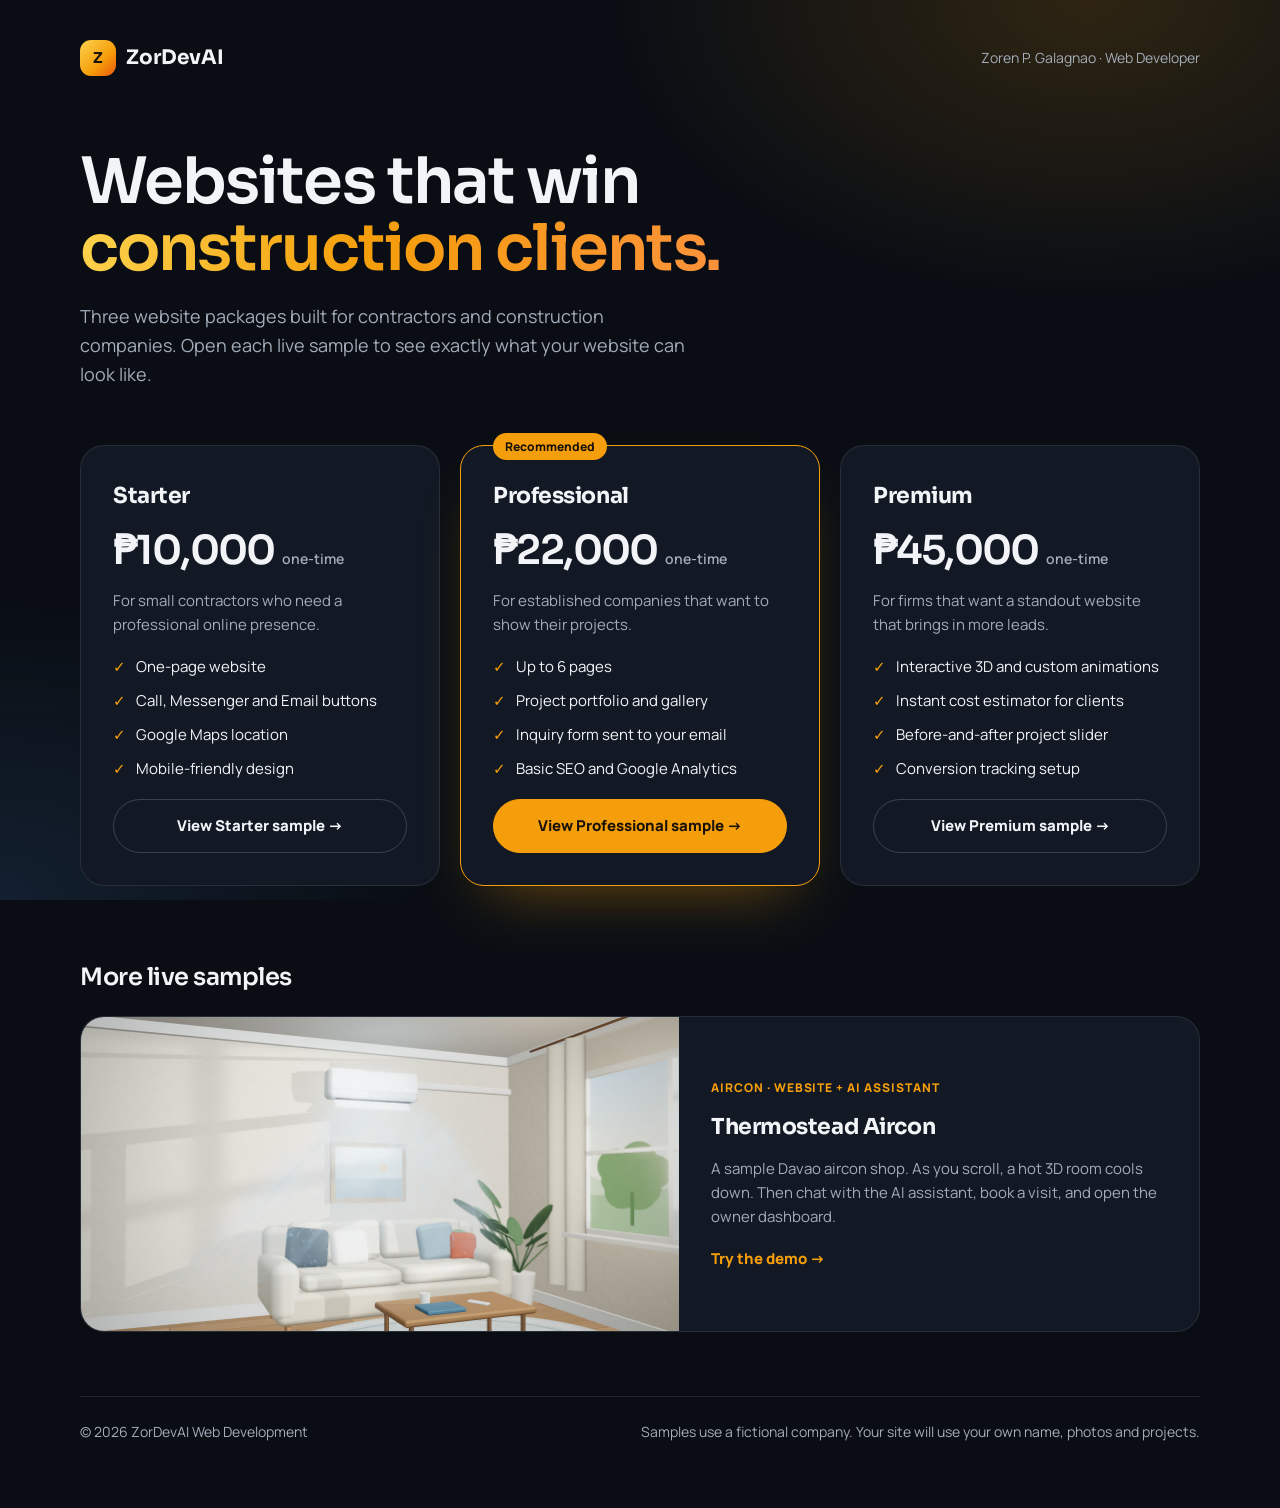
<file: index.html>
<!doctype html>
<html lang="en">
<head>
<meta charset="utf-8">
<meta name="viewport" content="width=device-width, initial-scale=1, viewport-fit=cover">
<title>ZorDevAI · Construction Website Packages</title>
<meta name="description" content="Website packages for construction companies by ZorDevAI Web Development. View live samples of the Starter, Professional and Premium plans.">
<link rel="preconnect" href="https://fonts.googleapis.com">
<link rel="stylesheet" href="https://fonts.googleapis.com/css2?family=Sora:wght@500;600;700&family=Manrope:wght@400;500;600;700;800&display=swap">
<style>
:root{--bg:#0A0E14;--card:#121924;--line:rgba(255,255,255,.09);--ink:#F2F4F7;--muted:#A3ACB9;--accent:#F59E0B;--on:#1A1206}
*{box-sizing:border-box}
body{margin:0;background:var(--bg);color:var(--ink);font-family:"Manrope",system-ui,sans-serif;line-height:1.6;-webkit-font-smoothing:antialiased}
body::before{content:"";position:fixed;inset:0;background:radial-gradient(800px 500px at 85% 0%,rgba(245,158,11,.16),transparent 60%),radial-gradient(700px 500px at 0% 100%,rgba(56,104,160,.2),transparent 60%);pointer-events:none}
.wrap{position:relative;max-width:1160px;margin:0 auto;padding:40px max(20px,env(safe-area-inset-left,0px)) 64px max(20px,env(safe-area-inset-right,0px))}
header{display:flex;justify-content:space-between;align-items:center;gap:16px;flex-wrap:wrap}
.brand{display:flex;align-items:center;gap:10px;font-family:"Sora",sans-serif;font-weight:700;font-size:20px}
.brand i{width:36px;height:36px;border-radius:11px;background:linear-gradient(135deg,#FCD34D,#F59E0B 60%,#EA580C);display:grid;place-items:center;color:var(--on);font-style:normal;font-size:15px}
.contact{color:var(--muted);font-size:14px}
h1{font-family:"Sora",sans-serif;font-weight:600;font-size:clamp(36px,5.4vw,64px);line-height:1.05;letter-spacing:-.03em;margin:72px 0 0;max-width:16ch;text-wrap:balance}
h1 span{background:linear-gradient(100deg,#FCD34D,#F59E0B 45%,#FB923C);-webkit-background-clip:text;background-clip:text;color:transparent}
.lead{color:var(--muted);font-size:18px;max-width:56ch;margin:20px 0 0}
.plans{display:grid;grid-template-columns:repeat(3,1fr);gap:20px;margin-top:56px}
.plan{position:relative;display:flex;flex-direction:column;gap:18px;padding:32px;border-radius:24px;background:var(--card);border:1px solid var(--line);transition:transform .3s,border-color .3s}
.plan:hover{transform:translateY(-6px);border-color:rgba(245,158,11,.5)}
.plan.rec{border-color:var(--accent);box-shadow:0 30px 60px -30px rgba(245,158,11,.45)}
.badge{position:absolute;top:-13px;left:32px;padding:4px 12px;border-radius:999px;background:var(--accent);color:var(--on);font-size:12px;font-weight:800}
.plan h2{font-family:"Sora",sans-serif;font-size:22px;margin:0;letter-spacing:-.02em}
.price{font-family:"Sora",sans-serif;font-size:40px;font-weight:600;letter-spacing:-.04em;line-height:1}
.price small{font-family:"Manrope",sans-serif;font-size:14px;color:var(--muted);font-weight:600;letter-spacing:0}
.plan p{margin:0;color:var(--muted);font-size:15px}
ul{list-style:none;margin:0;padding:0;display:grid;gap:10px;font-size:15px}
li{display:flex;gap:10px}
li::before{content:"✓";color:var(--accent);font-weight:800}
.btn{margin-top:auto;display:inline-flex;justify-content:center;align-items:center;gap:8px;padding:14px 20px;border-radius:999px;text-decoration:none;font-weight:800;font-size:15px;border:1px solid rgba(255,255,255,.18);color:var(--ink);transition:background .2s}
.btn:hover{background:rgba(255,255,255,.06)}
.rec .btn{background:var(--accent);color:var(--on);border-color:var(--accent)}
.more{margin-top:72px}
.more h2{font-family:"Sora",sans-serif;font-size:24px;font-weight:600;letter-spacing:-.02em;margin:0 0 20px}
.sample{display:grid;grid-template-columns:1.15fr 1fr;border-radius:24px;overflow:hidden;background:var(--card);border:1px solid var(--line);color:var(--ink);text-decoration:none;transition:transform .3s,border-color .3s}
.sample:hover{transform:translateY(-6px);border-color:rgba(245,158,11,.5)}
.sample:focus-visible{outline:3px solid var(--accent);outline-offset:3px}
.sample img{display:block;width:100%;height:100%;aspect-ratio:1200/630;object-fit:cover}
.sample-body{display:flex;flex-direction:column;justify-content:center;gap:12px;padding:32px}
.tag{font-size:12px;font-weight:800;letter-spacing:.08em;text-transform:uppercase;color:var(--accent)}
.sample h3{font-family:"Sora",sans-serif;font-size:22px;margin:0;letter-spacing:-.02em}
.sample p{margin:0;color:var(--muted);font-size:15px}
.go{margin-top:6px;font-weight:800;font-size:15px;color:var(--accent)}
footer{margin-top:64px;padding-top:24px;border-top:1px solid var(--line);display:flex;flex-wrap:wrap;justify-content:space-between;gap:12px;color:var(--muted);font-size:14px}
@media (max-width:900px){.plans{grid-template-columns:1fr}h1{margin-top:48px}.sample{grid-template-columns:1fr}}
</style>
</head>
<body>
<div class="wrap">
  <header><div class="brand"><i>Z</i>ZorDevAI</div><div class="contact">Zoren P. Galagnao · Web Developer</div></header>
  <h1>Websites that win <span>construction clients.</span></h1>
  <p class="lead">Three website packages built for contractors and construction companies. Open each live sample to see exactly what your website can look like.</p>
  <div class="plans">
    <div class="plan">
      <h2>Starter</h2><div class="price">₱10,000 <small>one-time</small></div>
      <p>For small contractors who need a professional online presence.</p>
      <ul><li>One-page website</li><li>Call, Messenger and Email buttons</li><li>Google Maps location</li><li>Mobile-friendly design</li></ul>
      <a class="btn" href="starter.html">View Starter sample →</a>
    </div>
    <div class="plan rec">
      <span class="badge">Recommended</span>
      <h2>Professional</h2><div class="price">₱22,000 <small>one-time</small></div>
      <p>For established companies that want to show their projects.</p>
      <ul><li>Up to 6 pages</li><li>Project portfolio and gallery</li><li>Inquiry form sent to your email</li><li>Basic SEO and Google Analytics</li></ul>
      <a class="btn" href="professional.html">View Professional sample →</a>
    </div>
    <div class="plan">
      <h2>Premium</h2><div class="price">₱45,000 <small>one-time</small></div>
      <p>For firms that want a standout website that brings in more leads.</p>
      <ul><li>Interactive 3D and custom animations</li><li>Instant cost estimator for clients</li><li>Before-and-after project slider</li><li>Conversion tracking setup</li></ul>
      <a class="btn" href="premium.html">View Premium sample →</a>
    </div>
  </div>
  <section class="more" aria-labelledby="more-h">
    <h2 id="more-h">More live samples</h2>
    <a class="sample" href="thermostead/">
      <img src="thermostead/assets/og.jpg" width="1200" height="630" loading="lazy" alt="Thermostead Aircon sample: a cool, calm living room with a split-type aircon above the sofa.">
      <div class="sample-body">
        <span class="tag">Aircon · Website + AI assistant</span>
        <h3>Thermostead Aircon</h3>
        <p>A sample Davao aircon shop. As you scroll, a hot 3D room cools down. Then chat with the AI assistant, book a visit, and open the owner dashboard.</p>
        <span class="go">Try the demo →</span>
      </div>
    </a>
  </section>
  <footer><span>© 2026 ZorDevAI Web Development</span><span>Samples use a fictional company. Your site will use your own name, photos and projects.</span></footer>
</div>
</body>
</html>
</file>
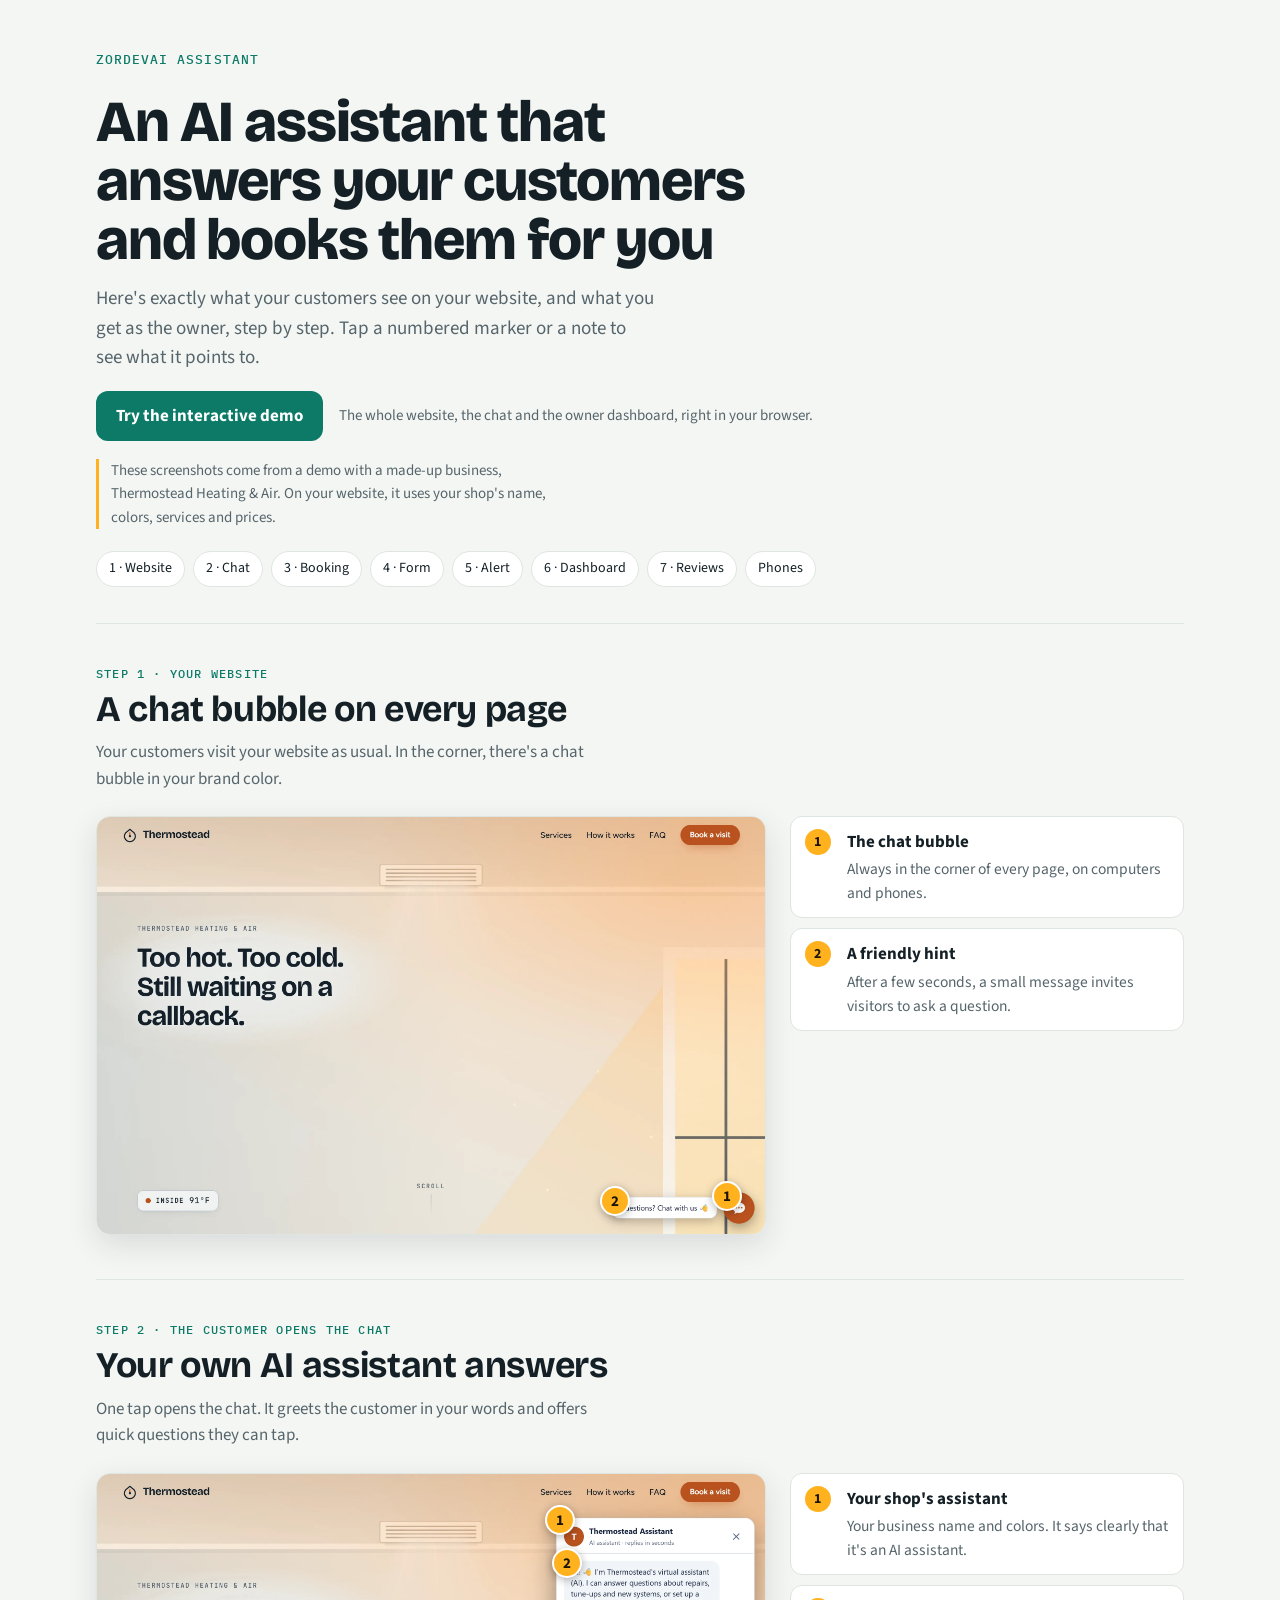
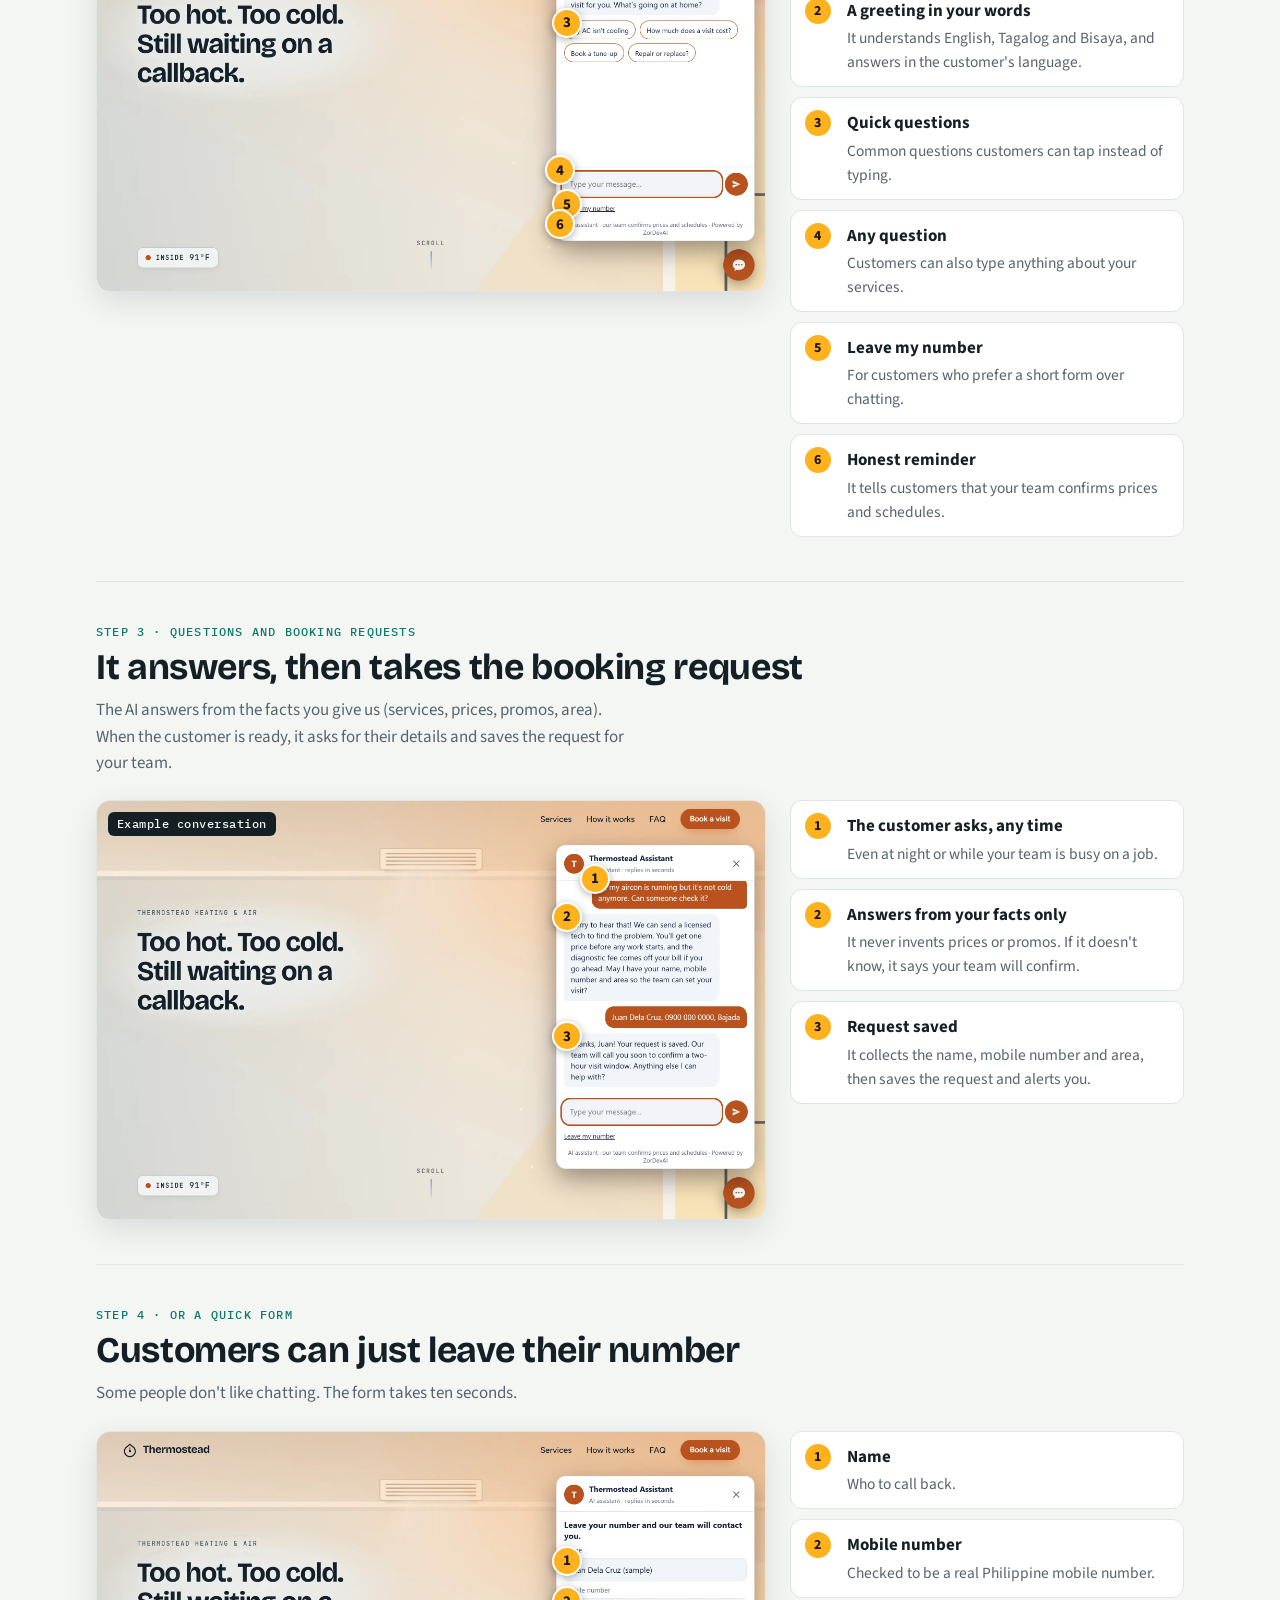
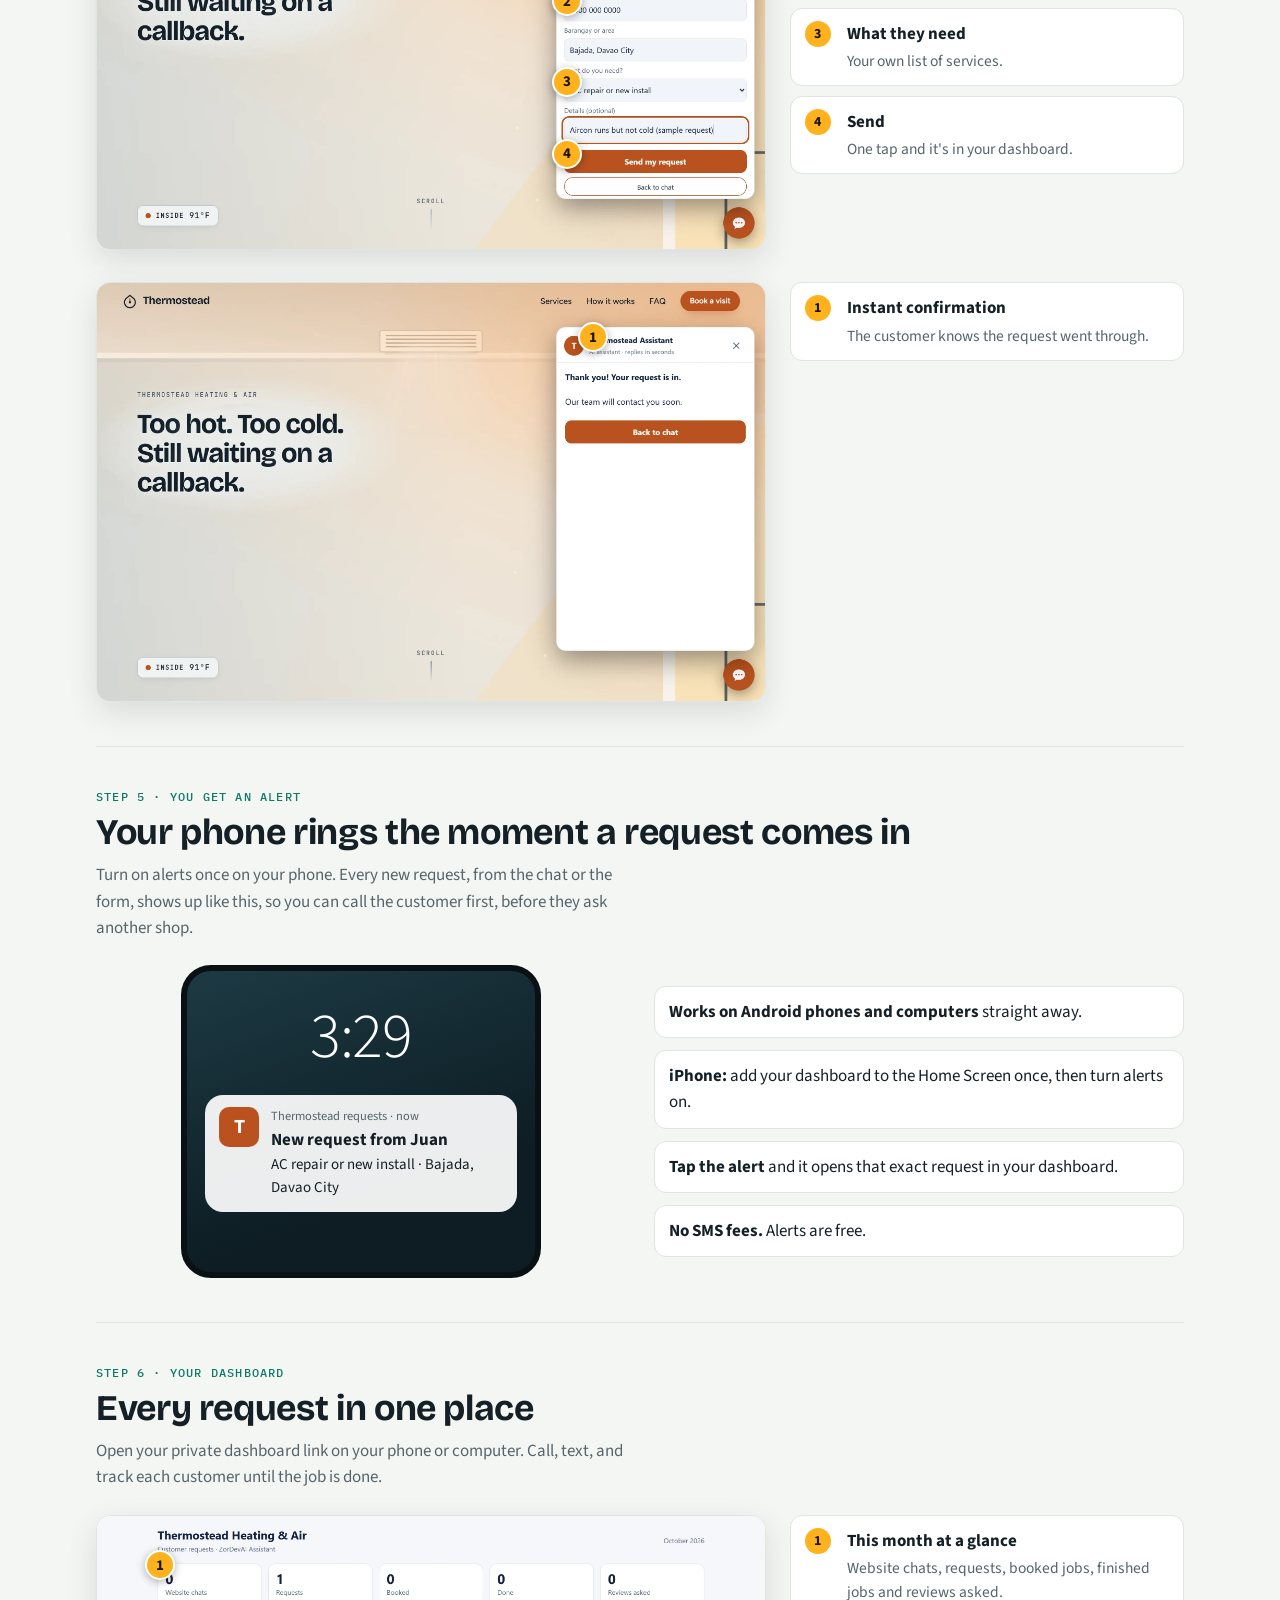
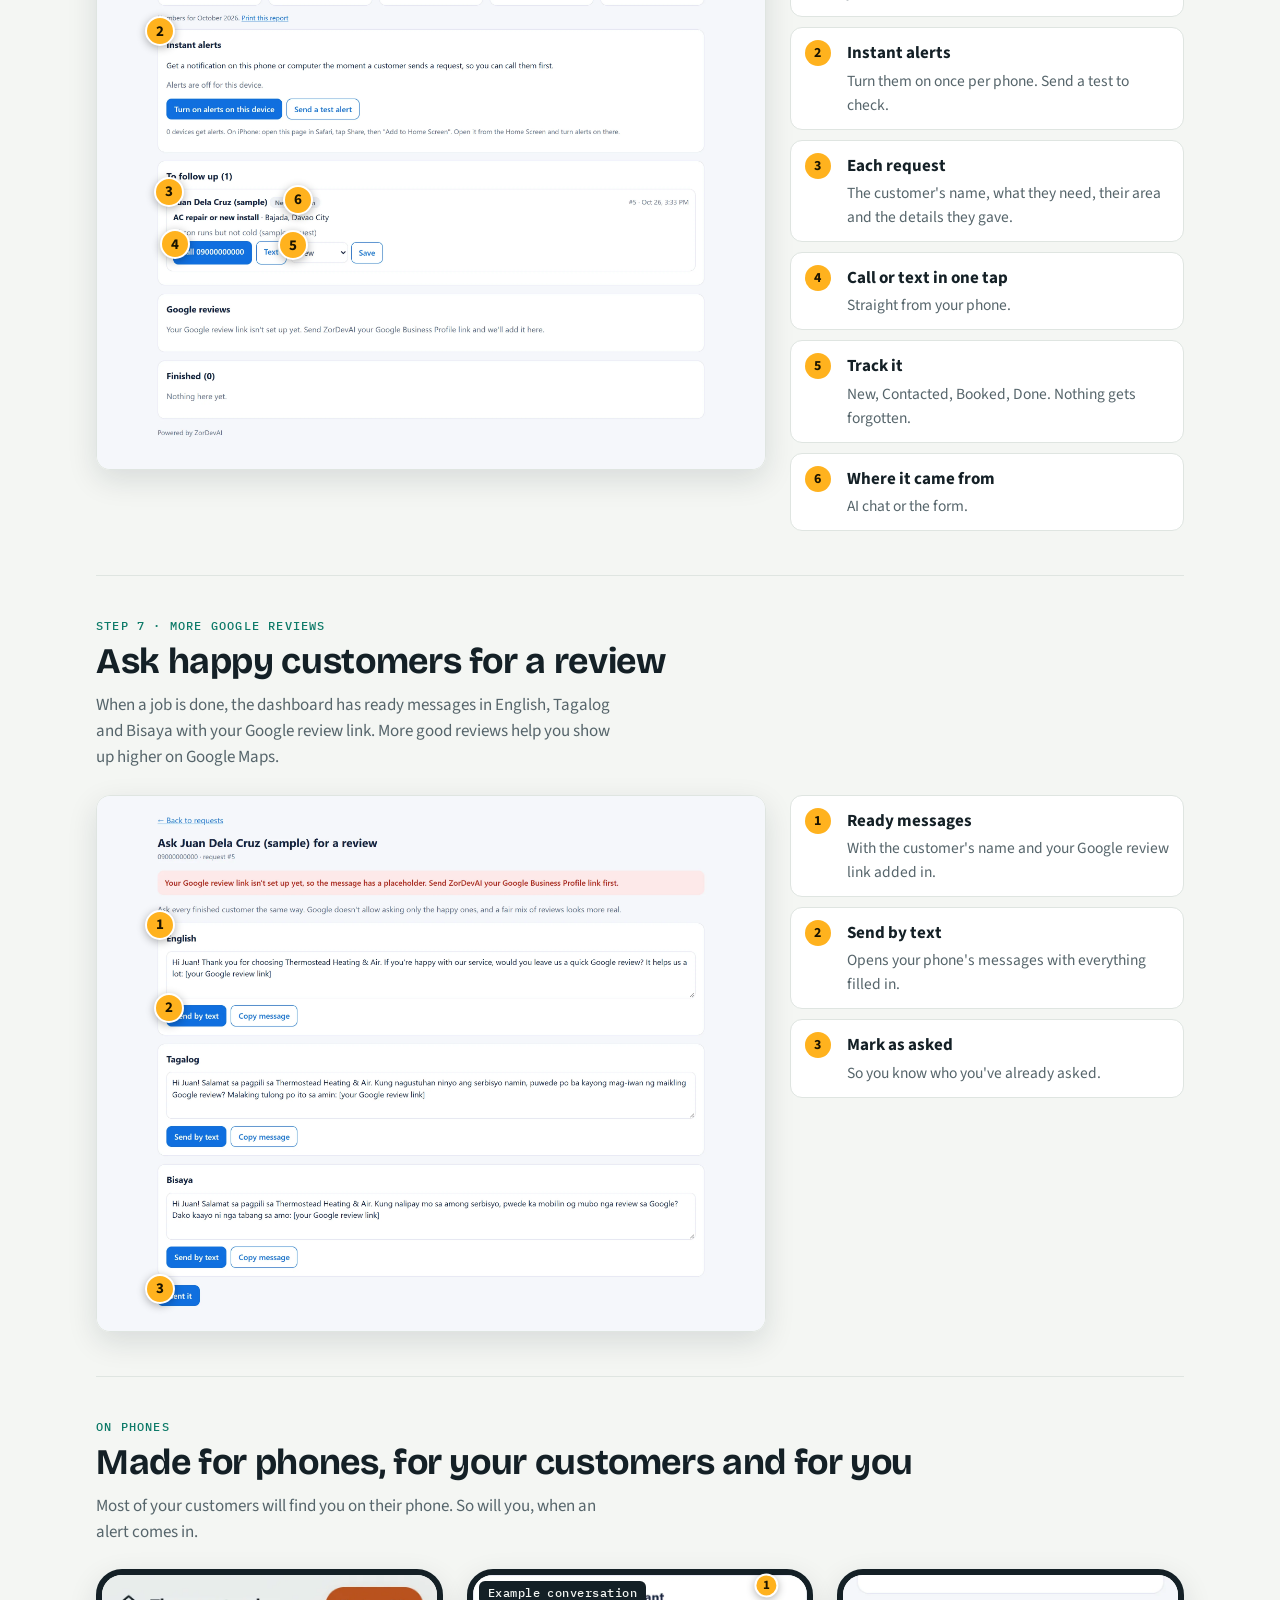
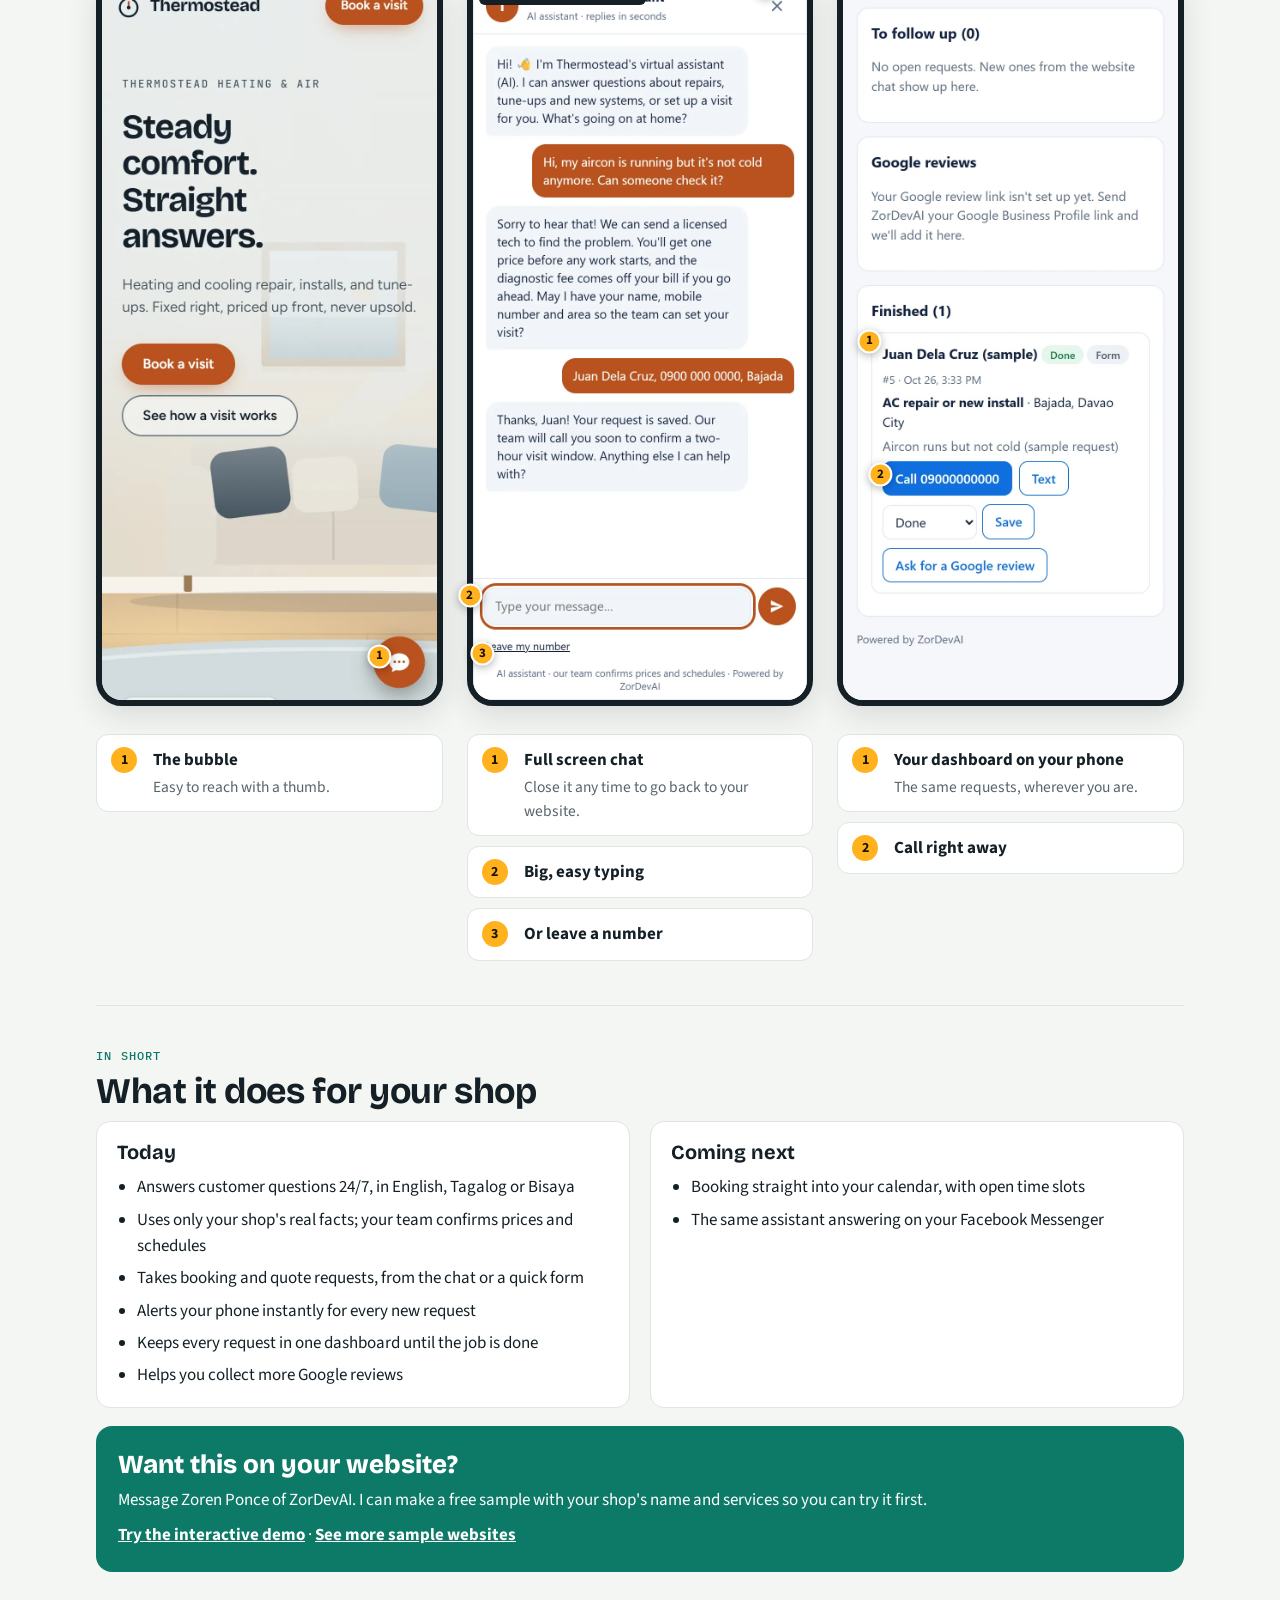
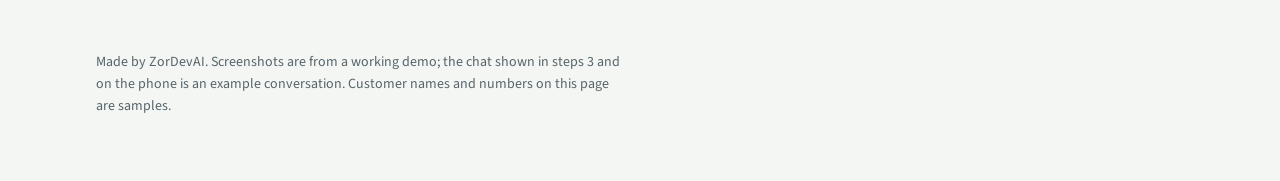
<file: ai-assistant/index.html>
<!doctype html>
<html lang="en">
<head>
<meta charset="utf-8">
<meta name="viewport" content="width=device-width, initial-scale=1, viewport-fit=cover">
<title>ZorDevAI Assistant</title>
<meta name="description" content="Step by step: what the ZorDevAI AI assistant looks like on your website, and what you get as the owner.">
<link rel="preconnect" href="https://fonts.googleapis.com">
<link rel="preconnect" href="https://fonts.gstatic.com" crossorigin>
<link rel="stylesheet" href="https://fonts.googleapis.com/css2?family=Bricolage+Grotesque:opsz,wght@12..96,600;12..96,800&family=Source+Sans+3:wght@400;600;700&family=IBM+Plex+Mono:wght@500&display=swap">
<style>
/* Layout: one reading column; each step pairs a screenshot (numbered markers) with its numbered notes. */
:root {
  --paper: #f4f6f3; --surface: #ffffff; --ink: #142026; --muted: #56656b; --line: #dfe5e1;
  --accent: #0d7a68; --accent-ink: #ffffff; --mark: #ffb21e; --mark-ink: #1b1400;
  --display: "Bricolage Grotesque", "Segoe UI", system-ui, sans-serif;
  --body: "Source Sans 3", "Segoe UI", system-ui, sans-serif;
  --mono: "IBM Plex Mono", ui-monospace, Consolas, monospace;
  color-scheme: light;
}
@media (prefers-color-scheme: dark) {
  :root:not([data-theme="light"]) { --paper: #0f1719; --surface: #172227; --ink: #e7efec; --muted: #9db0ab; --line: #26353a; --accent: #3cc2a6; --accent-ink: #062019; color-scheme: dark; }
}
:root[data-theme="dark"] { --paper: #0f1719; --surface: #172227; --ink: #e7efec; --muted: #9db0ab; --line: #26353a; --accent: #3cc2a6; --accent-ink: #062019; color-scheme: dark; }
* { box-sizing: border-box; }
[hidden] { display: none !important; }
html { -webkit-text-size-adjust: 100%; }
body { margin: 0; background: var(--paper); color: var(--ink); font: 17px/1.55 var(--body); }
.wrap { max-width: 1120px; margin: 0 auto; padding-block: 40px 64px; padding-left: max(16px, env(safe-area-inset-left, 0px)); padding-right: max(16px, env(safe-area-inset-right, 0px)); }
header.hero { display: grid; gap: 14px; max-width: 760px; margin-bottom: 28px; }
.brand { font: 500 13px/1 var(--mono); letter-spacing: .08em; text-transform: uppercase; color: var(--accent); }
h1 { font: 800 clamp(34px, 6vw, 58px)/1.02 var(--display); margin: 0; text-wrap: balance; letter-spacing: -.02em; }
.lede { font-size: 19px; color: var(--muted); margin: 0; max-width: 62ch; }
.hero-cta { display: flex; flex-wrap: wrap; gap: 10px 16px; align-items: center; margin: 4px 0 0; }
.hero-cta span { color: var(--muted); font-size: 15px; }
.try { display: inline-block; background: var(--accent); color: var(--accent-ink); text-decoration: none; font-weight: 700; padding: 12px 20px; border-radius: 12px; min-height: 44px; }
.try:hover { filter: brightness(1.08); }
.sample-note { font-size: 15px; color: var(--muted); border-left: 3px solid var(--mark); padding-left: 12px; margin: 4px 0 0; max-width: 70ch; }
nav.toc { display: flex; flex-wrap: wrap; gap: 8px; margin: 8px 0 8px; }
nav.toc a { font-size: 14px; color: var(--ink); text-decoration: none; border: 1px solid var(--line); background: var(--surface); padding: 6px 12px; border-radius: 999px; }
nav.toc a:hover, nav.toc a:focus-visible { border-color: var(--accent); color: var(--accent); }
.step { padding-block: 44px; border-top: 1px solid var(--line); display: grid; gap: 10px; }
.kicker { font: 500 12px/1 var(--mono); letter-spacing: .1em; text-transform: uppercase; color: var(--accent); margin: 0; }
h2 { font: 700 clamp(26px, 3.6vw, 36px)/1.1 var(--display); margin: 0; text-wrap: balance; letter-spacing: -.01em; }
.intro { margin: 0 0 14px; color: var(--muted); max-width: 66ch; }
.figure { display: grid; grid-template-columns: minmax(0, 1.7fr) minmax(0, 1fr); gap: 24px; align-items: start; }
.figure.phone { grid-template-columns: 1fr; gap: 14px; }
.pair { display: grid; gap: 32px; }
.phones { display: grid; grid-template-columns: repeat(3, minmax(0, 1fr)); gap: 24px; align-items: start; }
.shot { position: relative; border-radius: 14px; overflow: visible; max-width: 100%; }
.shot img { display: block; width: 100%; height: auto; border-radius: 14px; border: 1px solid var(--line); box-shadow: 0 10px 30px rgba(20, 32, 38, .12); }
.figure.phone .shot img { border-radius: 26px; border: 6px solid var(--ink); }
.tag { position: absolute; left: 12px; top: 12px; z-index: 3; font: 500 12px/1 var(--mono); letter-spacing: .04em; background: var(--ink); color: var(--paper); padding: 6px 9px; border-radius: 6px; }
.mark { position: absolute; z-index: 2; transform: translate(-40%, -40%); width: 30px; height: 30px; border-radius: 50%; border: 2px solid #fff; background: var(--mark); color: var(--mark-ink); font: 700 15px/1 var(--body); display: grid; place-items: center; cursor: pointer; box-shadow: 0 2px 8px rgba(0, 0, 0, .3); padding: 0; transition: transform .15s; }
.figure.phone .mark { width: 24px; height: 24px; font-size: 13px; }
.box { position: absolute; z-index: 1; border: 3px solid var(--mark); border-radius: 10px; opacity: 0; pointer-events: none; transition: opacity .15s; box-shadow: 0 0 0 4000px rgba(10, 16, 18, .0); }
.on.box { opacity: 1; }
.on.mark { transform: translate(-40%, -40%) scale(1.18); }
.notes { list-style: none; margin: 0; padding: 0; display: grid; gap: 10px; min-width: 0; }
.notes li { display: grid; grid-template-columns: 30px minmax(0, 1fr); gap: 12px; align-items: start; background: var(--surface); border: 1px solid var(--line); border-radius: 12px; padding: 12px 14px; cursor: default; outline: none; transition: border-color .15s; }
.notes li.on, .notes li:focus-visible { border-color: var(--mark); }
.notes .num { width: 26px; height: 26px; border-radius: 50%; background: var(--mark); color: var(--mark-ink); font: 700 14px/26px var(--body); text-align: center; }
.notes b { display: block; font-weight: 700; }
.notes p { margin: 2px 0 0; color: var(--muted); font-size: 15.5px; }
.notes p:empty { display: none; }
.alert-demo { display: grid; grid-template-columns: minmax(0, 1fr) minmax(0, 1fr); gap: 28px; align-items: center; }
.lock { background: linear-gradient(160deg, #1d3a44, #0d1d23 70%); border-radius: 30px; padding: 34px 18px 60px; max-width: 360px; width: 100%; justify-self: center; border: 6px solid #0a1114; }
.clock { color: #fff; text-align: center; font: 300 64px/1 var(--body); margin: 0 0 26px; letter-spacing: -.02em; }
.notif { display: grid; grid-template-columns: 40px minmax(0, 1fr); gap: 12px; background: rgba(255, 255, 255, .92); color: #142026; border-radius: 18px; padding: 12px 14px; animation: drop .6s ease-out both; }
.notif .app { width: 40px; height: 40px; border-radius: 10px; background: #b9521f; color: #fff; font: 700 20px/40px var(--body); text-align: center; }
.notif p { margin: 0; }
.notif .from { font-size: 12.5px; color: #56656b; }
.notif .title { font-weight: 700; }
.notif .body { font-size: 15px; }
@keyframes drop { from { transform: translateY(-14px); opacity: .4; } to { transform: none; opacity: 1; } }
.facts { margin: 0; padding: 0; list-style: none; display: grid; gap: 12px; }
.facts li { background: var(--surface); border: 1px solid var(--line); border-radius: 12px; padding: 12px 14px; }
.summary { display: grid; grid-template-columns: minmax(0, 1fr) minmax(0, 1fr); gap: 20px; }
.summary div { background: var(--surface); border: 1px solid var(--line); border-radius: 14px; padding: 18px 20px; }
.summary h3 { font: 700 20px/1.2 var(--display); margin: 0 0 10px; }
.summary ul { margin: 0; padding-left: 20px; display: grid; gap: 6px; }
.cta { margin-top: 8px; background: var(--accent); color: var(--accent-ink); border-radius: 16px; padding: 24px 22px; display: grid; gap: 8px; }
.cta h3 { font: 800 26px/1.15 var(--display); margin: 0; }
.cta p { margin: 0; }
.cta a { color: inherit; font-weight: 700; }
footer { margin-top: 36px; font-size: 14px; color: var(--muted); max-width: 75ch; }
a:focus-visible, button:focus-visible { outline: 3px solid var(--mark); outline-offset: 2px; }
@media (max-width: 860px) {
  .figure, .alert-demo, .summary { grid-template-columns: 1fr; }
  .phones { grid-template-columns: 1fr; max-width: 380px; margin: 0 auto; }
  .mark { width: 24px; height: 24px; font-size: 13px; }
}
@media (prefers-reduced-motion: reduce) { .notif { animation: none; } .mark, .box { transition: none; } }
</style>
</head>
<body>
<div class="wrap">
<header class="hero">
  <p class="brand">ZorDevAI Assistant</p>
  <h1>An AI assistant that answers your customers and books them for you</h1>
  <p class="lede">Here's exactly what your customers see on your website, and what you get as the owner, step by step. Tap a numbered marker or a note to see what it points to.</p>
  <p class="hero-cta"><a class="try" href="../thermostead/">Try the interactive demo</a><span>The whole website, the chat and the owner dashboard, right in your browser.</span></p>
  <p class="sample-note">These screenshots come from a demo with a made-up business, Thermostead Heating &amp; Air. On your website, it uses your shop's name, colors, services and prices.</p>
  <nav class="toc" aria-label="Steps">
    <a href="#website">1 · Website</a><a href="#chat">2 · Chat</a><a href="#conversation">3 · Booking</a><a href="#form">4 · Form</a><a href="#alert">5 · Alert</a><a href="#dashboard">6 · Dashboard</a><a href="#reviews">7 · Reviews</a><a href="#phones">Phones</a>
  </nav>
</header>
<section class="step" id="website">
  <p class="kicker">Step 1 · Your website</p>
  <h2>A chat bubble on every page</h2>
  <p class="intro">Your customers visit your website as usual. In the corner, there's a chat bubble in your brand color.</p>
  <div class="figure">
  <div class="shot" style="aspect-ratio:1280/800">
    
    <img src="img/01-site.webp" alt="A business website with a round chat button in the bottom-right corner" loading="lazy" width="1280" height="800">
    <span class="box" data-n="01-site-1" style="left:93.75%;top:90.00%;width:4.69%;height:7.50%"></span>
<button class="mark" type="button" data-n="01-site-1" style="left:93.75%;top:90.00%" aria-label="Point 1">1</button>
<span class="box" data-n="01-site-2" style="left:77.09%;top:91.13%;width:15.73%;height:5.13%"></span>
<button class="mark" type="button" data-n="01-site-2" style="left:77.09%;top:91.13%" aria-label="Point 2">2</button>
  </div>
  <ol class="notes"><li data-n="01-site-1" tabindex="0"><span class="num">1</span><div><b>The chat bubble</b><p>Always in the corner of every page, on computers and phones.</p></div></li>
<li data-n="01-site-2" tabindex="0"><span class="num">2</span><div><b>A friendly hint</b><p>After a few seconds, a small message invites visitors to ask a question.</p></div></li></ol>
</div>
</section>
<section class="step" id="chat">
  <p class="kicker">Step 2 · The customer opens the chat</p>
  <h2>Your own AI assistant answers</h2>
  <p class="intro">One tap opens the chat. It greets the customer in your words and offers quick questions they can tap.</p>
  <div class="figure">
  <div class="shot" style="aspect-ratio:1280/800">
    
    <img src="img/02-chat.webp" alt="The chat window open, with a greeting and quick-question buttons" loading="lazy" width="1280" height="800">
    <span class="box" data-n="02-chat-1" style="left:68.83%;top:10.63%;width:29.53%;height:8.50%"></span>
<button class="mark" type="button" data-n="02-chat-1" style="left:68.83%;top:10.63%" aria-label="Point 1">1</button>
<span class="box" data-n="02-chat-2" style="left:69.92%;top:20.88%;width:23.24%;height:13.01%"></span>
<button class="mark" type="button" data-n="02-chat-2" style="left:69.92%;top:20.88%" aria-label="Point 2">2</button>
<span class="box" data-n="02-chat-3" style="left:69.92%;top:35.13%;width:27.34%;height:10.00%"></span>
<button class="mark" type="button" data-n="02-chat-3" style="left:69.92%;top:35.13%" aria-label="Point 3">3</button>
<span class="box" data-n="02-chat-4" style="left:68.83%;top:70.25%;width:29.53%;height:8.13%"></span>
<button class="mark" type="button" data-n="02-chat-4" style="left:68.83%;top:70.25%" aria-label="Point 4">4</button>
<span class="box" data-n="02-chat-5" style="left:69.92%;top:78.38%;width:7.67%;height:3.50%"></span>
<button class="mark" type="button" data-n="02-chat-5" style="left:69.92%;top:78.38%" aria-label="Point 5">5</button>
<span class="box" data-n="02-chat-6" style="left:68.83%;top:83.13%;width:29.53%;height:4.75%"></span>
<button class="mark" type="button" data-n="02-chat-6" style="left:68.83%;top:83.13%" aria-label="Point 6">6</button>
  </div>
  <ol class="notes"><li data-n="02-chat-1" tabindex="0"><span class="num">1</span><div><b>Your shop's assistant</b><p>Your business name and colors. It says clearly that it's an AI assistant.</p></div></li>
<li data-n="02-chat-2" tabindex="0"><span class="num">2</span><div><b>A greeting in your words</b><p>It understands English, Tagalog and Bisaya, and answers in the customer's language.</p></div></li>
<li data-n="02-chat-3" tabindex="0"><span class="num">3</span><div><b>Quick questions</b><p>Common questions customers can tap instead of typing.</p></div></li>
<li data-n="02-chat-4" tabindex="0"><span class="num">4</span><div><b>Any question</b><p>Customers can also type anything about your services.</p></div></li>
<li data-n="02-chat-5" tabindex="0"><span class="num">5</span><div><b>Leave my number</b><p>For customers who prefer a short form over chatting.</p></div></li>
<li data-n="02-chat-6" tabindex="0"><span class="num">6</span><div><b>Honest reminder</b><p>It tells customers that your team confirms prices and schedules.</p></div></li></ol>
</div>
</section>
<section class="step" id="conversation">
  <p class="kicker">Step 3 · Questions and booking requests</p>
  <h2>It answers, then takes the booking request</h2>
  <p class="intro">The AI answers from the facts you give us (services, prices, promos, area). When the customer is ready, it asks for their details and saves the request for your team.</p>
  <div class="figure">
  <div class="shot" style="aspect-ratio:1280/800">
    <span class="tag">Example conversation</span>
    <img src="img/03-example.webp" alt="An example chat: a customer reports a problem, the assistant explains the visit and saves the request" loading="lazy" width="1280" height="800">
    <span class="box" data-n="03-example-1" style="left:74.02%;top:18.01%;width:23.24%;height:7.75%"></span>
<button class="mark" type="button" data-n="03-example-1" style="left:74.02%;top:18.01%" aria-label="Point 1">1</button>
<span class="box" data-n="03-example-2" style="left:69.92%;top:27.01%;width:23.24%;height:20.89%"></span>
<button class="mark" type="button" data-n="03-example-2" style="left:69.92%;top:27.01%" aria-label="Point 2">2</button>
<span class="box" data-n="03-example-3" style="left:69.92%;top:55.53%;width:23.24%;height:13.01%"></span>
<button class="mark" type="button" data-n="03-example-3" style="left:69.92%;top:55.53%" aria-label="Point 3">3</button>
  </div>
  <ol class="notes"><li data-n="03-example-1" tabindex="0"><span class="num">1</span><div><b>The customer asks, any time</b><p>Even at night or while your team is busy on a job.</p></div></li>
<li data-n="03-example-2" tabindex="0"><span class="num">2</span><div><b>Answers from your facts only</b><p>It never invents prices or promos. If it doesn't know, it says your team will confirm.</p></div></li>
<li data-n="03-example-3" tabindex="0"><span class="num">3</span><div><b>Request saved</b><p>It collects the name, mobile number and area, then saves the request and alerts you.</p></div></li></ol>
</div>
</section>
<section class="step" id="form">
  <p class="kicker">Step 4 · Or a quick form</p>
  <h2>Customers can just leave their number</h2>
  <p class="intro">Some people don't like chatting. The form takes ten seconds.</p>
  <div class="pair"><div class="figure">
  <div class="shot" style="aspect-ratio:1280/800">
    
    <img src="img/04-form.webp" alt="The leave-your-number form filled in" loading="lazy" width="1280" height="800">
    <span class="box" data-n="04-form-1" style="left:69.92%;top:30.25%;width:27.34%;height:5.50%"></span>
<button class="mark" type="button" data-n="04-form-1" style="left:69.92%;top:30.25%" aria-label="Point 1">1</button>
<span class="box" data-n="04-form-2" style="left:69.92%;top:39.88%;width:27.34%;height:5.50%"></span>
<button class="mark" type="button" data-n="04-form-2" style="left:69.92%;top:39.88%" aria-label="Point 2">2</button>
<span class="box" data-n="04-form-3" style="left:69.92%;top:59.13%;width:27.34%;height:5.50%"></span>
<button class="mark" type="button" data-n="04-form-3" style="left:69.92%;top:59.13%" aria-label="Point 3">3</button>
<span class="box" data-n="04-form-4" style="left:69.92%;top:76.25%;width:27.34%;height:5.50%"></span>
<button class="mark" type="button" data-n="04-form-4" style="left:69.92%;top:76.25%" aria-label="Point 4">4</button>
  </div>
  <ol class="notes"><li data-n="04-form-1" tabindex="0"><span class="num">1</span><div><b>Name</b><p>Who to call back.</p></div></li>
<li data-n="04-form-2" tabindex="0"><span class="num">2</span><div><b>Mobile number</b><p>Checked to be a real Philippine mobile number.</p></div></li>
<li data-n="04-form-3" tabindex="0"><span class="num">3</span><div><b>What they need</b><p>Your own list of services.</p></div></li>
<li data-n="04-form-4" tabindex="0"><span class="num">4</span><div><b>Send</b><p>One tap and it's in your dashboard.</p></div></li></ol>
</div><div class="figure">
  <div class="shot" style="aspect-ratio:1280/800">
    
    <img src="img/05-done.webp" alt="A thank-you confirmation in the chat window" loading="lazy" width="1280" height="800">
    <span class="box" data-n="05-done-1" style="left:73.67%;top:12.38%;width:19.69%;height:2.50%"></span>
<button class="mark" type="button" data-n="05-done-1" style="left:73.67%;top:12.38%" aria-label="Point 1">1</button>
  </div>
  <ol class="notes"><li data-n="05-done-1" tabindex="0"><span class="num">1</span><div><b>Instant confirmation</b><p>The customer knows the request went through.</p></div></li></ol>
</div></div>
</section>
<section class="step" id="alert">
  <p class="kicker">Step 5 · You get an alert</p>
  <h2>Your phone rings the moment a request comes in</h2>
  <p class="intro">Turn on alerts once on your phone. Every new request, from the chat or the form, shows up like this, so you can call the customer first, before they ask another shop.</p>
  <div class="alert-demo" role="img" aria-label="A phone notification: New request from Juan, AC repair or new install, Bajada, Davao City">
  <div class="lock">
    <p class="clock">3:29</p>
    <div class="notif">
      <span class="app">T</span>
      <div><p class="from">Thermostead requests · now</p><p class="title">New request from Juan</p><p class="body">AC repair or new install · Bajada, Davao City</p></div>
    </div>
  </div>
  <ul class="facts">
    <li><b>Works on Android phones and computers</b> straight away.</li>
    <li><b>iPhone:</b> add your dashboard to the Home Screen once, then turn alerts on.</li>
    <li><b>Tap the alert</b> and it opens that exact request in your dashboard.</li>
    <li><b>No SMS fees.</b> Alerts are free.</li>
  </ul>
</div>
</section>
<section class="step" id="dashboard">
  <p class="kicker">Step 6 · Your dashboard</p>
  <h2>Every request in one place</h2>
  <p class="intro">Open your private dashboard link on your phone or computer. Call, text, and track each customer until the job is done.</p>
  <div class="figure">
  <div class="shot" style="aspect-ratio:1280/1060">
    
    <img src="img/06-dashboard.webp" alt="The owner dashboard with monthly numbers, instant alerts and one customer request" loading="lazy" width="1280" height="1060">
    <span class="box" data-n="06-dashboard-1" style="left:9.06%;top:8.54%;width:81.88%;height:7.65%"></span>
<button class="mark" type="button" data-n="06-dashboard-1" style="left:9.06%;top:8.54%" aria-label="Point 1">1</button>
<span class="box" data-n="06-dashboard-2" style="left:9.06%;top:20.48%;width:81.88%;height:22.22%"></span>
<button class="mark" type="button" data-n="06-dashboard-2" style="left:9.06%;top:20.48%" aria-label="Point 2">2</button>
<span class="box" data-n="06-dashboard-3" style="left:10.39%;top:49.35%;width:79.22%;height:14.86%"></span>
<button class="mark" type="button" data-n="06-dashboard-3" style="left:10.39%;top:49.35%" aria-label="Point 3">3</button>
<span class="box" data-n="06-dashboard-4" style="left:11.41%;top:58.78%;width:11.78%;height:4.20%"></span>
<button class="mark" type="button" data-n="06-dashboard-4" style="left:11.41%;top:58.78%" aria-label="Point 4">4</button>
<span class="box" data-n="06-dashboard-5" style="left:28.95%;top:58.99%;width:8.59%;height:3.77%"></span>
<button class="mark" type="button" data-n="06-dashboard-5" style="left:28.95%;top:58.99%" aria-label="Point 5">5</button>
<span class="box" data-n="06-dashboard-6" style="left:29.67%;top:50.76%;width:3.77%;height:2.08%"></span>
<button class="mark" type="button" data-n="06-dashboard-6" style="left:29.67%;top:50.76%" aria-label="Point 6">6</button>
  </div>
  <ol class="notes"><li data-n="06-dashboard-1" tabindex="0"><span class="num">1</span><div><b>This month at a glance</b><p>Website chats, requests, booked jobs, finished jobs and reviews asked.</p></div></li>
<li data-n="06-dashboard-2" tabindex="0"><span class="num">2</span><div><b>Instant alerts</b><p>Turn them on once per phone. Send a test to check.</p></div></li>
<li data-n="06-dashboard-3" tabindex="0"><span class="num">3</span><div><b>Each request</b><p>The customer's name, what they need, their area and the details they gave.</p></div></li>
<li data-n="06-dashboard-4" tabindex="0"><span class="num">4</span><div><b>Call or text in one tap</b><p>Straight from your phone.</p></div></li>
<li data-n="06-dashboard-5" tabindex="0"><span class="num">5</span><div><b>Track it</b><p>New, Contacted, Booked, Done. Nothing gets forgotten.</p></div></li>
<li data-n="06-dashboard-6" tabindex="0"><span class="num">6</span><div><b>Where it came from</b><p>AI chat or the form.</p></div></li></ol>
</div>
</section>
<section class="step" id="reviews">
  <p class="kicker">Step 7 · More Google reviews</p>
  <h2>Ask happy customers for a review</h2>
  <p class="intro">When a job is done, the dashboard has ready messages in English, Tagalog and Bisaya with your Google review link. More good reviews help you show up higher on Google Maps.</p>
  <div class="figure">
  <div class="shot" style="aspect-ratio:1280/1026">
    
    <img src="img/07-review.webp" alt="Ready-made review request messages with Send by text buttons" loading="lazy" width="1280" height="1026">
    <span class="box" data-n="07-review-1" style="left:9.06%;top:23.68%;width:81.88%;height:21.00%"></span>
<button class="mark" type="button" data-n="07-review-1" style="left:9.06%;top:23.68%" aria-label="Point 1">1</button>
<span class="box" data-n="07-review-2" style="left:10.39%;top:39.08%;width:8.99%;height:3.95%"></span>
<button class="mark" type="button" data-n="07-review-2" style="left:10.39%;top:39.08%" aria-label="Point 2">2</button>
<span class="box" data-n="07-review-3" style="left:9.06%;top:91.37%;width:6.30%;height:3.95%"></span>
<button class="mark" type="button" data-n="07-review-3" style="left:9.06%;top:91.37%" aria-label="Point 3">3</button>
  </div>
  <ol class="notes"><li data-n="07-review-1" tabindex="0"><span class="num">1</span><div><b>Ready messages</b><p>With the customer's name and your Google review link added in.</p></div></li>
<li data-n="07-review-2" tabindex="0"><span class="num">2</span><div><b>Send by text</b><p>Opens your phone's messages with everything filled in.</p></div></li>
<li data-n="07-review-3" tabindex="0"><span class="num">3</span><div><b>Mark as asked</b><p>So you know who you've already asked.</p></div></li></ol>
</div>
</section>
<section class="step" id="phones">
  <p class="kicker">On phones</p>
  <h2>Made for phones, for your customers and for you</h2>
  <p class="intro">Most of your customers will find you on their phone. So will you, when an alert comes in.</p>
  <div class="phones">
<div class="figure phone">
  <div class="shot" style="aspect-ratio:390/844">
    
    <img src="img/08-phone-site.webp" alt="The chat bubble on a phone screen" loading="lazy" width="390" height="844">
    <span class="box" data-n="08-phone-site-1" style="left:81.03%;top:91.23%;width:15.38%;height:7.11%"></span>
<button class="mark" type="button" data-n="08-phone-site-1" style="left:81.03%;top:91.23%" aria-label="Point 1">1</button>
  </div>
  <ol class="notes"><li data-n="08-phone-site-1" tabindex="0"><span class="num">1</span><div><b>The bubble</b><p>Easy to reach with a thumb.</p></div></li></ol>
</div>
<div class="figure phone">
  <div class="shot" style="aspect-ratio:390/844">
    <span class="tag">Example conversation</span>
    <img src="img/09-phone-chat.webp" alt="The chat full screen on a phone" loading="lazy" width="390" height="844">
    <span class="box" data-n="09-phone-chat-1" style="left:85.90%;top:1.84%;width:10.26%;height:4.74%"></span>
<button class="mark" type="button" data-n="09-phone-chat-1" style="left:85.90%;top:1.84%" aria-label="Point 1">1</button>
<span class="box" data-n="09-phone-chat-2" style="left:0.26%;top:83.18%;width:99.49%;height:7.70%"></span>
<button class="mark" type="button" data-n="09-phone-chat-2" style="left:0.26%;top:83.18%" aria-label="Point 2">2</button>
<span class="box" data-n="09-phone-chat-3" style="left:3.85%;top:90.88%;width:25.16%;height:3.32%"></span>
<button class="mark" type="button" data-n="09-phone-chat-3" style="left:3.85%;top:90.88%" aria-label="Point 3">3</button>
  </div>
  <ol class="notes"><li data-n="09-phone-chat-1" tabindex="0"><span class="num">1</span><div><b>Full screen chat</b><p>Close it any time to go back to your website.</p></div></li>
<li data-n="09-phone-chat-2" tabindex="0"><span class="num">2</span><div><b>Big, easy typing</b><p></p></div></li>
<li data-n="09-phone-chat-3" tabindex="0"><span class="num">3</span><div><b>Or leave a number</b><p></p></div></li></ol>
</div>
<div class="figure phone">
  <div class="shot" style="aspect-ratio:390/844">
    
    <img src="img/10-phone-dashboard.webp" alt="The owner dashboard on a phone" loading="lazy" width="390" height="844">
    <span class="box" data-n="10-phone-dashboard-1" style="left:8.46%;top:49.26%;width:83.08%;height:36.08%"></span>
<button class="mark" type="button" data-n="10-phone-dashboard-1" style="left:8.46%;top:49.26%" aria-label="Point 1">1</button>
<span class="box" data-n="10-phone-dashboard-2" style="left:11.79%;top:67.04%;width:38.66%;height:4.80%"></span>
<button class="mark" type="button" data-n="10-phone-dashboard-2" style="left:11.79%;top:67.04%" aria-label="Point 2">2</button>
  </div>
  <ol class="notes"><li data-n="10-phone-dashboard-1" tabindex="0"><span class="num">1</span><div><b>Your dashboard on your phone</b><p>The same requests, wherever you are.</p></div></li>
<li data-n="10-phone-dashboard-2" tabindex="0"><span class="num">2</span><div><b>Call right away</b><p></p></div></li></ol>
</div>
</div>
</section>
<section class="step" id="summary">
  <p class="kicker">In short</p>
  <h2>What it does for your shop</h2>
  <div class="summary">
    <div>
      <h3>Today</h3>
      <ul>
        <li>Answers customer questions 24/7, in English, Tagalog or Bisaya</li>
        <li>Uses only your shop's real facts; your team confirms prices and schedules</li>
        <li>Takes booking and quote requests, from the chat or a quick form</li>
        <li>Alerts your phone instantly for every new request</li>
        <li>Keeps every request in one dashboard until the job is done</li>
        <li>Helps you collect more Google reviews</li>
      </ul>
    </div>
    <div>
      <h3>Coming next</h3>
      <ul>
        <li>Booking straight into your calendar, with open time slots</li>
        <li>The same assistant answering on your Facebook Messenger</li>
      </ul>
    </div>
  </div>
  <div class="cta">
    <h3>Want this on your website?</h3>
    <p>Message Zoren Ponce of ZorDevAI. I can make a free sample with your shop's name and services so you can try it first.</p>
    <p><a href="../thermostead/">Try the interactive demo</a> · <a href="../">See more sample websites</a></p>
  </div>
</section>
<footer>Made by ZorDevAI. Screenshots are from a working demo; the chat shown in steps 3 and on the phone is an example conversation. Customer names and numbers on this page are samples.</footer>
</div>
<script>
(function () {
  function set(n, on) {
    document.querySelectorAll('[data-n="' + n + '"]').forEach(function (el) { el.classList.toggle("on", on); });
  }
  document.querySelectorAll("[data-n]").forEach(function (el) {
    if (el.classList.contains("box")) return;
    var n = el.getAttribute("data-n");
    ["mouseenter", "focus"].forEach(function (ev) { el.addEventListener(ev, function () { set(n, true); }); });
    ["mouseleave", "blur"].forEach(function (ev) { el.addEventListener(ev, function () { set(n, false); }); });
    el.addEventListener("click", function () {
      var on = !el.classList.contains("on");
      document.querySelectorAll(".on").forEach(function (x) { x.classList.remove("on"); });
      set(n, on);
      if (el.classList.contains("mark")) {
        var note = document.querySelector('li[data-n="' + n + '"]');
        if (note && window.innerWidth < 860) note.scrollIntoView({ block: "nearest", behavior: "smooth" });
      }
    });
  });
})();
</script>
</body>
</html>
</file>
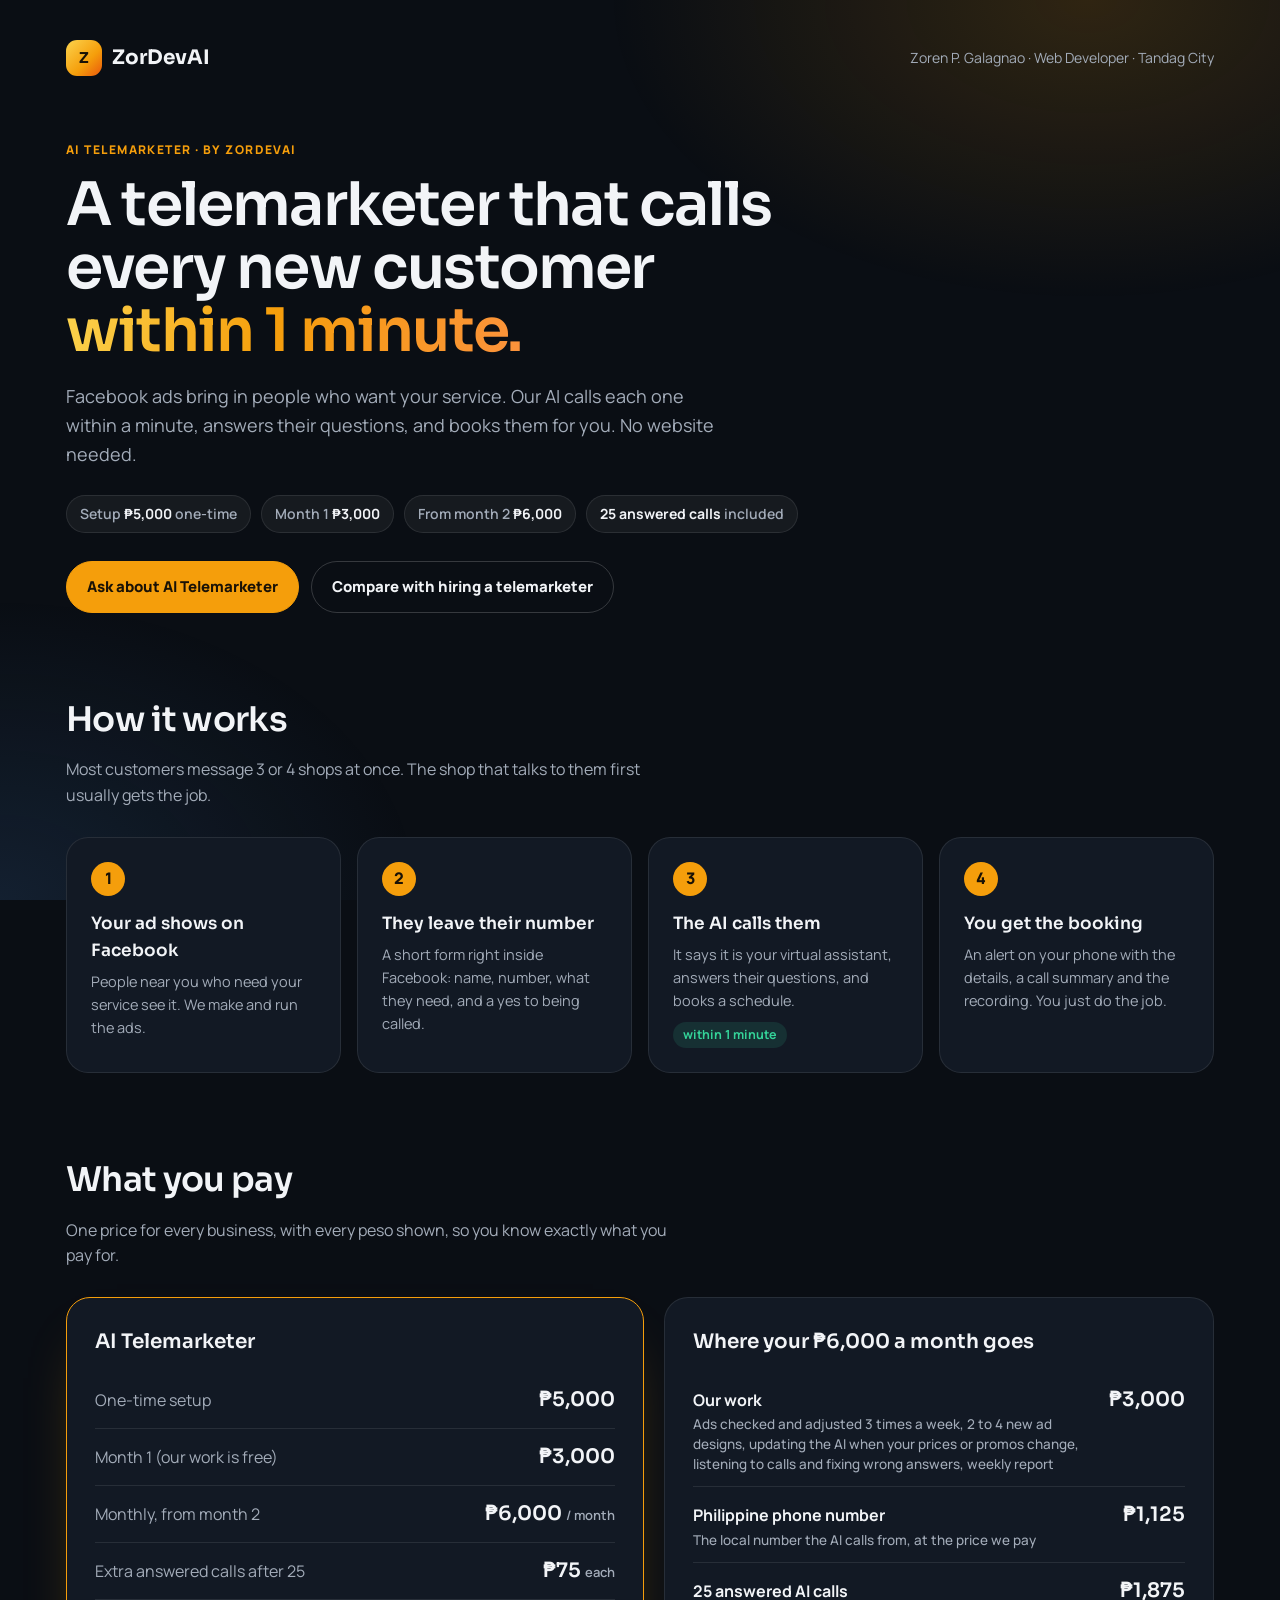
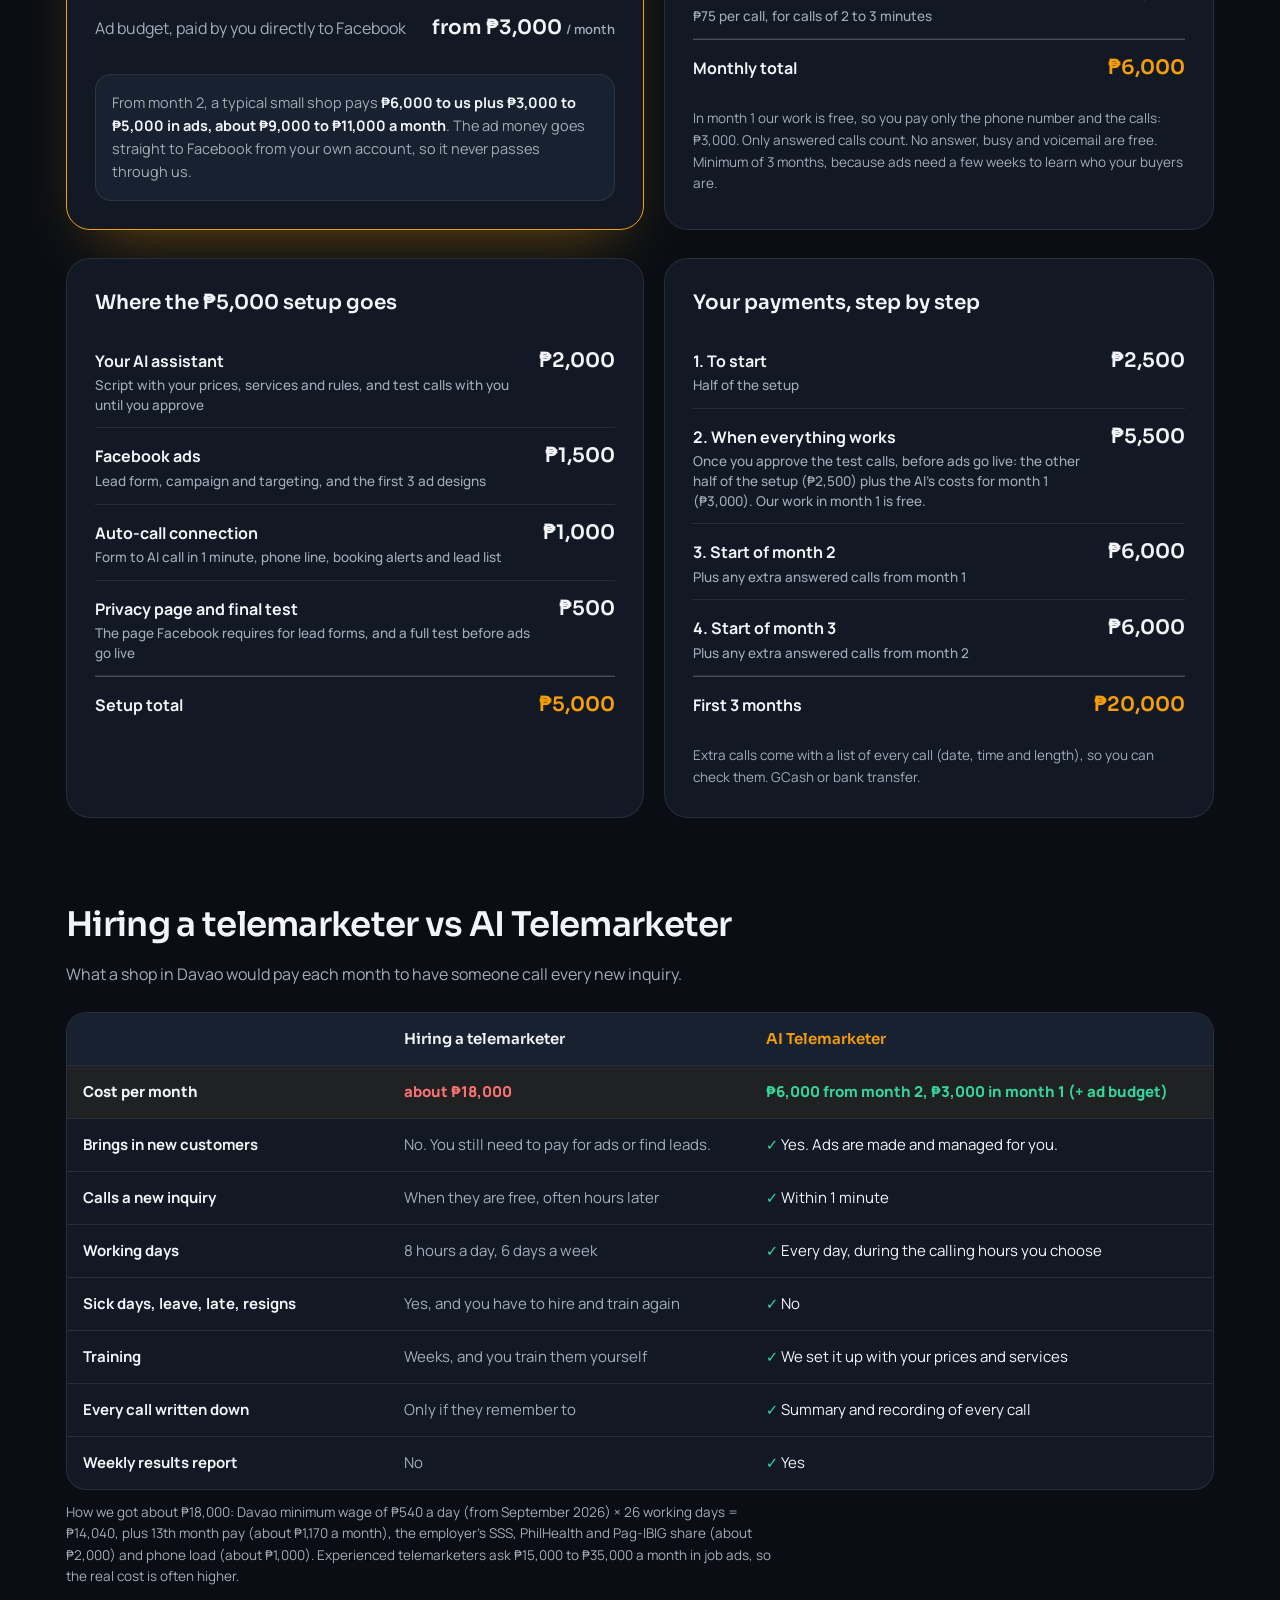
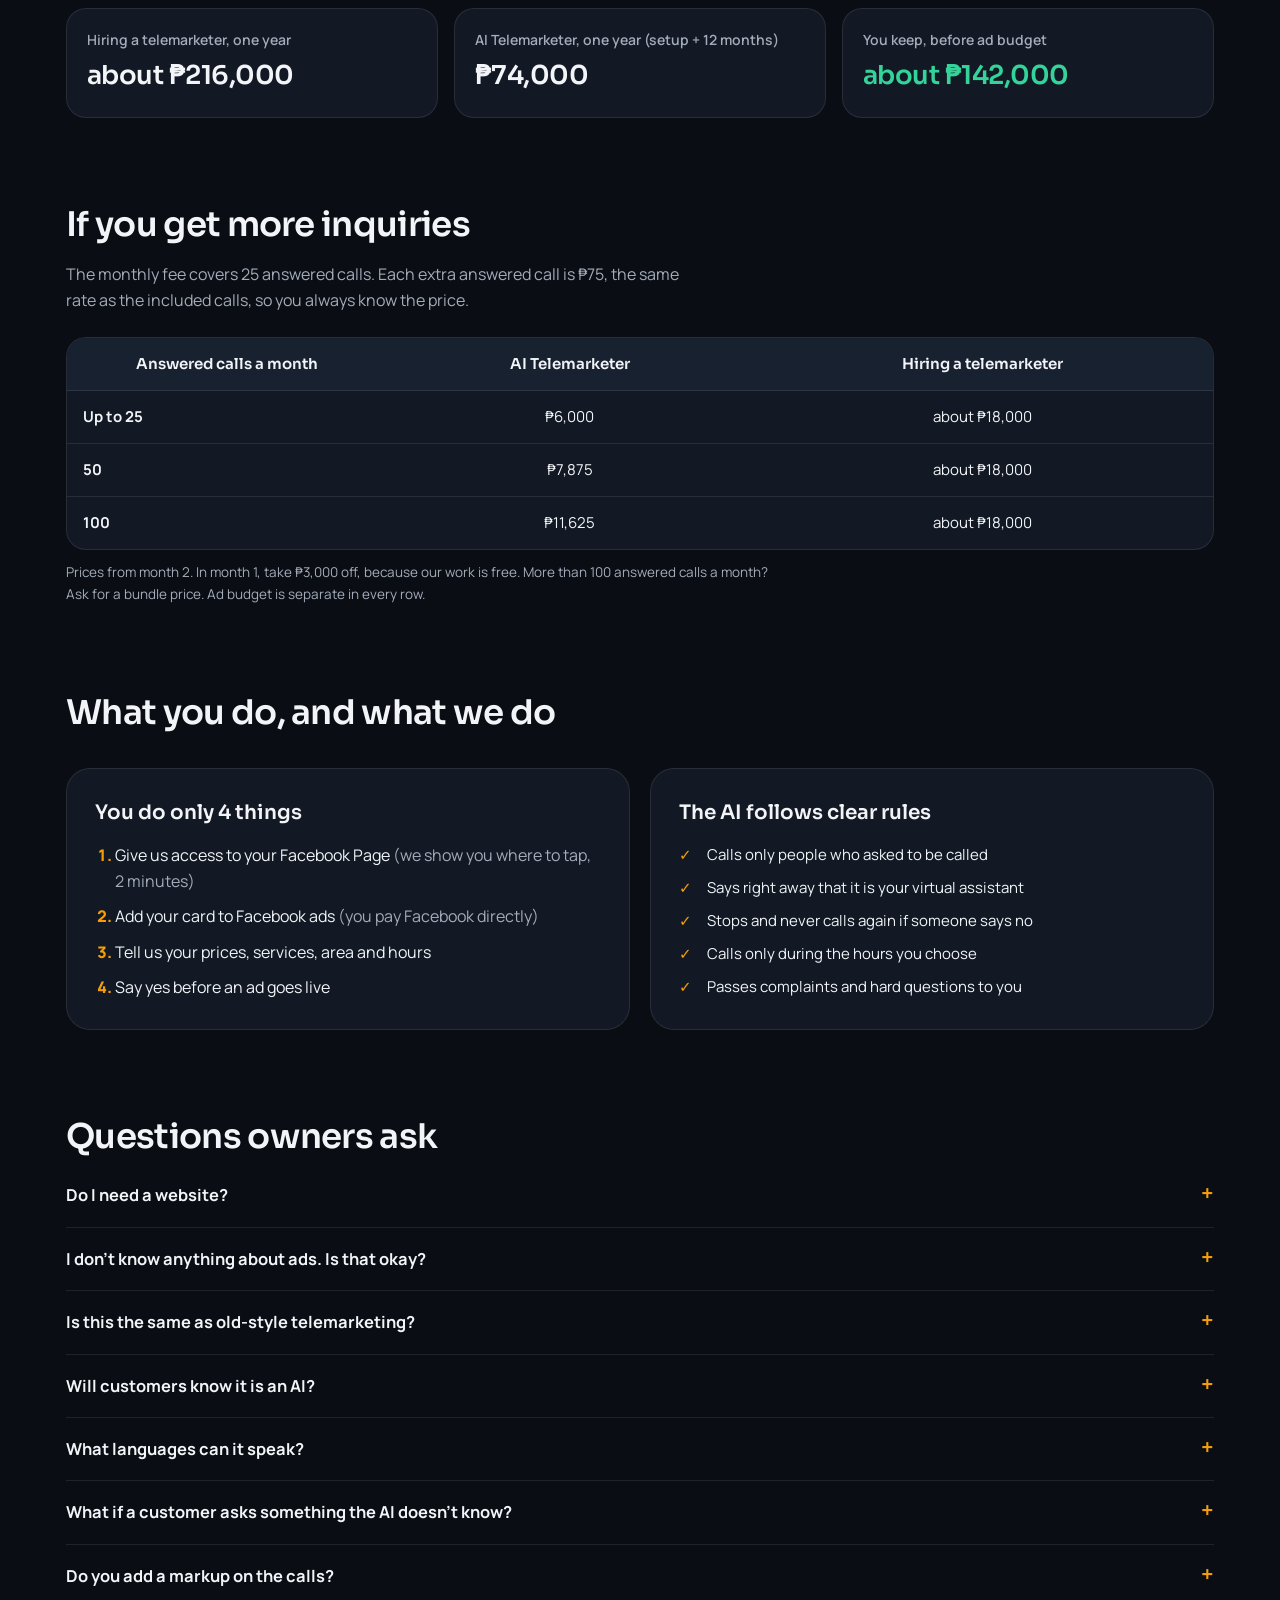
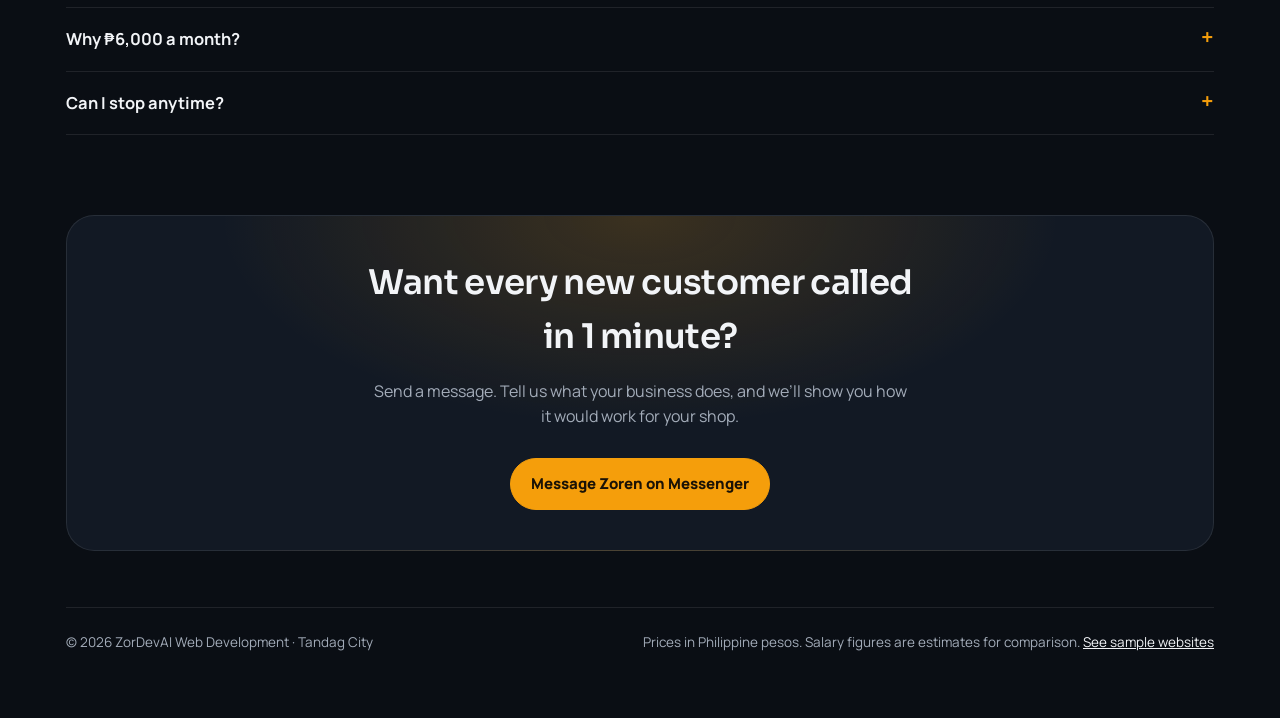
<file: ai-telemarketer/index.html>
<!doctype html>
<html lang="en">
<head>
<meta charset="utf-8">
<meta name="viewport" content="width=device-width, initial-scale=1, viewport-fit=cover">
<title>ZorDevAI · AI Telemarketer</title>
<meta name="description" content="An AI telemarketer for your shop: Facebook ads bring in interested customers, and the AI calls each one within a minute to book them. ₱5,000 setup, ₱3,000 for month 1, then ₱6,000 a month, with a breakdown of every peso.">
<meta property="og:title" content="ZorDevAI · AI Telemarketer">
<meta property="og:description" content="Calls every new customer within a minute and books them. Compare the cost with hiring a telemarketer.">
<link rel="preconnect" href="https://fonts.googleapis.com">
<link rel="stylesheet" href="https://fonts.googleapis.com/css2?family=Sora:wght@500;600;700&family=Manrope:wght@400;500;600;700;800&display=swap">
<style>
:root{--bg:#0A0E14;--card:#121924;--card-2:#172130;--line:rgba(255,255,255,.09);--ink:#F2F4F7;--muted:#A3ACB9;--accent:#F59E0B;--on:#1A1206;--ok:#34D399;--bad:#F87171}
*{box-sizing:border-box}
[hidden]{display:none!important}
html{-webkit-text-size-adjust:100%}
body{margin:0;background:var(--bg);color:var(--ink);font-family:"Manrope",system-ui,sans-serif;line-height:1.6;-webkit-font-smoothing:antialiased}
body::before{content:"";position:fixed;inset:0;background:radial-gradient(800px 500px at 85% 0%,rgba(245,158,11,.16),transparent 60%),radial-gradient(700px 500px at 0% 100%,rgba(56,104,160,.2),transparent 60%);pointer-events:none}
a{color:inherit}
:focus-visible{outline:3px solid var(--accent);outline-offset:3px;border-radius:10px}
.wrap{position:relative;max-width:1180px;margin:0 auto;padding:40px max(16px,env(safe-area-inset-left,0px)) 64px max(16px,env(safe-area-inset-right,0px))}
header{display:flex;justify-content:space-between;align-items:center;gap:16px;flex-wrap:wrap}
.brand{display:flex;align-items:center;gap:10px;font-family:"Sora",sans-serif;font-weight:700;font-size:20px;text-decoration:none}
.brand i{width:36px;height:36px;border-radius:11px;background:linear-gradient(135deg,#FCD34D,#F59E0B 60%,#EA580C);display:grid;place-items:center;color:var(--on);font-style:normal;font-size:15px}
.contact{color:var(--muted);font-size:14px}
.kicker{margin:64px 0 0;font-size:12px;font-weight:800;letter-spacing:.12em;text-transform:uppercase;color:var(--accent)}
h1{font-family:"Sora",sans-serif;font-weight:600;font-size:clamp(34px,5.2vw,60px);line-height:1.05;letter-spacing:-.03em;margin:14px 0 0;max-width:18ch;text-wrap:balance}
h1 span{background:linear-gradient(100deg,#FCD34D,#F59E0B 45%,#FB923C);-webkit-background-clip:text;background-clip:text;color:transparent}
h2{font-family:"Sora",sans-serif;font-weight:600;letter-spacing:-.02em;margin:0;font-size:clamp(24px,3vw,34px)}
.lead{color:var(--muted);font-size:18px;max-width:60ch;margin:20px 0 0}
.chips{display:flex;flex-wrap:wrap;gap:10px;margin-top:26px}
.chips span{padding:7px 13px;border-radius:999px;background:rgba(255,255,255,.05);border:1px solid var(--line);color:var(--muted);font-size:14px;font-weight:600}
.chips b{color:var(--ink)}
.cta{display:flex;flex-wrap:wrap;gap:12px;margin-top:28px}
.btn{display:inline-flex;justify-content:center;align-items:center;gap:8px;min-height:48px;padding:13px 20px;border-radius:999px;text-decoration:none;font-weight:800;font-size:15px;border:1px solid rgba(255,255,255,.18);color:var(--ink);transition:background .2s,transform .2s}
.btn:hover{background:rgba(255,255,255,.06);transform:translateY(-1px)}
.btn.solid{background:var(--accent);color:var(--on);border-color:var(--accent)}
.btn.solid:hover{background:#FBBF24}
section{margin-top:80px}
.sub{margin:10px 0 0;color:var(--muted);max-width:62ch}

/* How it works */
.flow{display:grid;grid-template-columns:repeat(4,1fr);gap:16px;margin:28px 0 0;padding:0;list-style:none;counter-reset:s}
.flow li{position:relative;padding:24px;border-radius:22px;background:var(--card);border:1px solid var(--line)}
.flow li::before{counter-increment:s;content:counter(s);display:grid;place-items:center;width:34px;height:34px;margin-bottom:14px;border-radius:50%;background:var(--accent);color:var(--on);font-weight:800}
.flow b{display:block;font-family:"Sora",sans-serif;font-size:17px;font-weight:600}
.flow p{margin:6px 0 0;color:var(--muted);font-size:14.5px}
.flow .time{display:inline-block;margin-top:10px;padding:3px 10px;border-radius:999px;background:rgba(52,211,153,.12);color:var(--ok);font-size:12.5px;font-weight:700}

/* Price */
.price{display:grid;grid-template-columns:1.05fr 1fr;gap:20px;margin-top:28px}
.box{padding:28px;border-radius:24px;background:var(--card);border:1px solid var(--line)}
.box.main{border-color:var(--accent);box-shadow:0 30px 60px -30px rgba(245,158,11,.45)}
.box h3{margin:0 0 14px;font-family:"Sora",sans-serif;font-size:20px;font-weight:600}
.rows{list-style:none;margin:0;padding:0}
.rows li{display:flex;justify-content:space-between;align-items:baseline;gap:16px;padding:12px 0;border-bottom:1px solid var(--line)}
.rows li:last-child{border-bottom:0}
.rows span{color:var(--muted)}
.rows b{font-family:"Sora",sans-serif;font-size:20px;font-weight:600;white-space:nowrap}
.rows b small{font-family:"Manrope",sans-serif;font-size:13px;color:var(--muted);font-weight:600}
.rows .pay{font-size:15px}
.rows li{flex-wrap:wrap;column-gap:16px;row-gap:2px}
.rows span{flex:1 1 150px}
.rows b{margin-left:auto}
.rows.split span{color:var(--ink);font-weight:700}
.rows.split span small{display:block;margin-top:2px;color:var(--muted);font-weight:500;font-size:13.5px;line-height:1.45}
.rows li.sum{border-top:1px solid rgba(255,255,255,.22)}
.rows li.sum b{color:var(--accent)}
ul.feat{list-style:none;margin:0;padding:0;display:grid;gap:9px;font-size:15px}
ul.feat li{display:grid;grid-template-columns:18px 1fr;gap:10px}
ul.feat li::before{content:"✓";color:var(--accent);font-weight:800}
.total{margin-top:18px;padding:16px;border-radius:16px;background:var(--card-2);border:1px solid var(--line)}
.total p{margin:0;color:var(--muted);font-size:14.5px}
.total b{color:var(--ink)}

/* Compare */
.scroll{margin-top:24px;overflow-x:auto;border-radius:20px;border:1px solid var(--line);background:var(--card)}
table{width:100%;min-width:640px;border-collapse:collapse;font-size:15px}
caption{position:absolute;width:1px;height:1px;overflow:hidden;clip:rect(0 0 0 0)}
th,td{padding:14px 16px;border-bottom:1px solid var(--line);text-align:left;vertical-align:top}
thead th{background:var(--card-2);font-family:"Sora",sans-serif;font-weight:600;font-size:15px}
thead th.ai{color:var(--accent)}
th[scope=row]{font-weight:700;color:var(--ink);width:28%}
td.h{color:var(--muted)}
td.a{color:var(--ink)}
td.a::before{content:"✓ ";color:var(--ok);font-weight:800}
tr.money th,tr.money td{background:rgba(245,158,11,.06);font-weight:800}
tr.money td.h{color:var(--bad)}
tr.money td.a{color:var(--ok)}
tr.money td.a::before{content:""}
tbody tr:last-child th,tbody tr:last-child td{border-bottom:0}
.note{margin:12px 0 0;color:var(--muted);font-size:13.5px;max-width:90ch}
.save{display:grid;grid-template-columns:repeat(3,1fr);gap:16px;margin-top:20px}
.save div{padding:20px;border-radius:20px;background:var(--card);border:1px solid var(--line)}
.save span{display:block;color:var(--muted);font-size:14px;font-weight:600}
.save b{display:block;margin-top:4px;font-family:"Sora",sans-serif;font-size:26px;font-weight:600;letter-spacing:-.02em}
.save .green{color:var(--ok)}

/* Volume */
.vol{margin-top:24px}
.vol table{min-width:560px}
.vol td,.vol th{text-align:center}
.vol th[scope=row]{text-align:left}

/* Two columns */
.two{display:grid;grid-template-columns:1fr 1fr;gap:20px;margin-top:28px}
ol.steps{margin:0;padding-left:20px;display:grid;gap:10px;color:var(--ink)}
ol.steps li::marker{color:var(--accent);font-weight:800}
ol.steps span{color:var(--muted)}

/* FAQ */
.faq details{border-bottom:1px solid var(--line)}
.faq summary{display:flex;justify-content:space-between;gap:16px;padding:18px 0;cursor:pointer;list-style:none;font-weight:700;font-size:16.5px}
.faq summary::-webkit-details-marker{display:none}
.faq summary::after{content:"+";color:var(--accent);font-size:22px;line-height:1}
.faq details[open] summary::after{content:"−"}
.faq p{margin:0 0 18px;color:var(--muted);max-width:70ch}
.final{margin-top:80px;padding:40px 30px;border-radius:28px;text-align:center;background:radial-gradient(600px 300px at 50% 0%,rgba(245,158,11,.18),transparent 70%),var(--card);border:1px solid var(--line)}
.final h2{max-width:22ch;margin:0 auto}
.final p{margin:14px auto 24px;color:var(--muted);max-width:54ch}
.final .cta{justify-content:center}
footer{margin-top:56px;padding-top:24px;border-top:1px solid var(--line);display:flex;flex-wrap:wrap;justify-content:space-between;gap:12px;color:var(--muted);font-size:13.5px}
footer a{color:var(--ink)}

@media (max-width:980px){.flow{grid-template-columns:1fr 1fr}.price,.two{grid-template-columns:1fr}.save{grid-template-columns:1fr}.kicker{margin-top:44px}}
@media (max-width:560px){.flow{grid-template-columns:1fr}}
/* Phones: the comparison becomes one card per row, so both sides show without sideways scrolling */
@media (max-width:640px){
  .vol table{min-width:0}
  #compare .scroll{overflow:visible;background:none;border:0;border-radius:0}
  #compare table{min-width:0}
  #compare thead{display:none}
  #compare tr{display:block;margin-bottom:12px;padding:14px 16px;border-radius:16px;background:var(--card);border:1px solid var(--line)}
  #compare th,#compare td{display:block;width:auto;padding:3px 0;border:0;background:none}
  #compare th[scope=row]{margin-bottom:4px;font-size:16px}
  #compare tr.money{border-color:var(--accent)}
  #compare td.h::before{content:"Hiring a telemarketer: ";color:var(--muted);font-weight:700}
  #compare td.a::before,#compare tr.money td.a::before{content:"AI Telemarketer: ";color:var(--accent);font-weight:700}
}
@media print{body::before{display:none}body{background:#fff;color:#111}.box,.flow li,.scroll,.final,.save div{background:#fff;border-color:#ccc;box-shadow:none}.btn{display:none}}
</style>
</head>
<body>
<div class="wrap">
  <header><a class="brand" href="../"><i>Z</i>ZorDevAI</a><div class="contact">Zoren P. Galagnao · Web Developer · Tandag City</div></header>

  <p class="kicker">AI Telemarketer · by ZorDevAI</p>
  <h1>A telemarketer that calls every new customer <span>within 1 minute.</span></h1>
  <p class="lead">Facebook ads bring in people who want your service. Our AI calls each one within a minute, answers their questions, and books them for you. No website needed.</p>
  <div class="chips" aria-label="Price at a glance">
    <span>Setup <b>₱5,000</b> one-time</span>
    <span>Month 1 <b>₱3,000</b></span>
    <span>From month 2 <b>₱6,000</b></span>
    <span><b>25 answered calls</b> included</span>
  </div>
  <div class="cta">
    <a class="btn solid" href="https://m.me/61595403575723" target="_blank" rel="noopener">Ask about AI Telemarketer</a>
    <a class="btn" href="#compare">Compare with hiring a telemarketer</a>
  </div>

  <section aria-labelledby="how-h">
    <h2 id="how-h">How it works</h2>
    <p class="sub">Most customers message 3 or 4 shops at once. The shop that talks to them first usually gets the job.</p>
    <ol class="flow">
      <li><b>Your ad shows on Facebook</b><p>People near you who need your service see it. We make and run the ads.</p></li>
      <li><b>They leave their number</b><p>A short form right inside Facebook: name, number, what they need, and a yes to being called.</p></li>
      <li><b>The AI calls them</b><p>It says it is your virtual assistant, answers their questions, and books a schedule.</p><span class="time">within 1 minute</span></li>
      <li><b>You get the booking</b><p>An alert on your phone with the details, a call summary and the recording. You just do the job.</p></li>
    </ol>
  </section>

  <section aria-labelledby="price-h">
    <h2 id="price-h">What you pay</h2>
    <p class="sub">One price for every business, with every peso shown, so you know exactly what you pay for.</p>
    <div class="price">
      <div class="box main">
        <h3>AI Telemarketer</h3>
        <ul class="rows">
          <li><span>One-time setup</span><b>₱5,000</b></li>
          <li><span>Month 1 (our work is free)</span><b>₱3,000</b></li>
          <li><span>Monthly, from month 2</span><b>₱6,000 <small>/ month</small></b></li>
          <li><span>Extra answered calls after 25</span><b>₱75 <small>each</small></b></li>
          <li><span>Ad budget, paid by you directly to Facebook</span><b>from ₱3,000 <small>/ month</small></b></li>
        </ul>
        <div class="total"><p>From month 2, a typical small shop pays <b>₱6,000 to us plus ₱3,000 to ₱5,000 in ads, about ₱9,000 to ₱11,000 a month</b>. The ad money goes straight to Facebook from your own account, so it never passes through us.</p></div>
      </div>
      <div class="box">
        <h3>Where your ₱6,000 a month goes</h3>
        <ul class="rows split">
          <li><span>Our work<small>Ads checked and adjusted 3 times a week, 2 to 4 new ad designs, updating the AI when your prices or promos change, listening to calls and fixing wrong answers, weekly report</small></span><b>₱3,000</b></li>
          <li><span>Philippine phone number<small>The local number the AI calls from, at the price we pay</small></span><b>₱1,125</b></li>
          <li><span>25 answered AI calls<small>₱75 per call, for calls of 2 to 3 minutes</small></span><b>₱1,875</b></li>
          <li class="sum"><span>Monthly total</span><b>₱6,000</b></li>
        </ul>
        <p class="note">In month 1 our work is free, so you pay only the phone number and the calls: ₱3,000. Only answered calls count. No answer, busy and voicemail are free. Minimum of 3 months, because ads need a few weeks to learn who your buyers are.</p>
      </div>
    </div>
    <div class="price">
      <div class="box">
        <h3>Where the ₱5,000 setup goes</h3>
        <ul class="rows split">
          <li><span>Your AI assistant<small>Script with your prices, services and rules, and test calls with you until you approve</small></span><b>₱2,000</b></li>
          <li><span>Facebook ads<small>Lead form, campaign and targeting, and the first 3 ad designs</small></span><b>₱1,500</b></li>
          <li><span>Auto-call connection<small>Form to AI call in 1 minute, phone line, booking alerts and lead list</small></span><b>₱1,000</b></li>
          <li><span>Privacy page and final test<small>The page Facebook requires for lead forms, and a full test before ads go live</small></span><b>₱500</b></li>
          <li class="sum"><span>Setup total</span><b>₱5,000</b></li>
        </ul>
      </div>
      <div class="box">
        <h3>Your payments, step by step</h3>
        <ul class="rows split">
          <li><span>1. To start<small>Half of the setup</small></span><b>₱2,500</b></li>
          <li><span>2. When everything works<small>Once you approve the test calls, before ads go live: the other half of the setup (₱2,500) plus the AI’s costs for month 1 (₱3,000). Our work in month 1 is free.</small></span><b>₱5,500</b></li>
          <li><span>3. Start of month 2<small>Plus any extra answered calls from month 1</small></span><b>₱6,000</b></li>
          <li><span>4. Start of month 3<small>Plus any extra answered calls from month 2</small></span><b>₱6,000</b></li>
          <li class="sum"><span>First 3 months</span><b>₱20,000</b></li>
        </ul>
        <p class="note">Extra calls come with a list of every call (date, time and length), so you can check them. GCash or bank transfer.</p>
      </div>
    </div>
  </section>

  <section id="compare" aria-labelledby="cmp-h">
    <h2 id="cmp-h">Hiring a telemarketer vs AI Telemarketer</h2>
    <p class="sub">What a shop in Davao would pay each month to have someone call every new inquiry.</p>
    <div class="scroll" role="region" aria-labelledby="cmp-h" tabindex="0">
      <table>
        <caption>Cost and work compared, per month</caption>
        <thead><tr><th scope="col"></th><th scope="col">Hiring a telemarketer</th><th scope="col" class="ai">AI Telemarketer</th></tr></thead>
        <tbody>
          <tr class="money"><th scope="row">Cost per month</th><td class="h">about ₱18,000</td><td class="a">₱6,000 from month 2, ₱3,000 in month 1 (+ ad budget)</td></tr>
          <tr><th scope="row">Brings in new customers</th><td class="h">No. You still need to pay for ads or find leads.</td><td class="a">Yes. Ads are made and managed for you.</td></tr>
          <tr><th scope="row">Calls a new inquiry</th><td class="h">When they are free, often hours later</td><td class="a">Within 1 minute</td></tr>
          <tr><th scope="row">Working days</th><td class="h">8 hours a day, 6 days a week</td><td class="a">Every day, during the calling hours you choose</td></tr>
          <tr><th scope="row">Sick days, leave, late, resigns</th><td class="h">Yes, and you have to hire and train again</td><td class="a">No</td></tr>
          <tr><th scope="row">Training</th><td class="h">Weeks, and you train them yourself</td><td class="a">We set it up with your prices and services</td></tr>
          <tr><th scope="row">Every call written down</th><td class="h">Only if they remember to</td><td class="a">Summary and recording of every call</td></tr>
          <tr><th scope="row">Weekly results report</th><td class="h">No</td><td class="a">Yes</td></tr>
        </tbody>
      </table>
    </div>
    <p class="note">How we got about ₱18,000: Davao minimum wage of ₱540 a day (from September 2026) × 26 working days = ₱14,040, plus 13th month pay (about ₱1,170 a month), the employer’s SSS, PhilHealth and Pag-IBIG share (about ₱2,000) and phone load (about ₱1,000). Experienced telemarketers ask ₱15,000 to ₱35,000 a month in job ads, so the real cost is often higher.</p>
    <div class="save" aria-label="Savings">
      <div><span>Hiring a telemarketer, one year</span><b>about ₱216,000</b></div>
      <div><span>AI Telemarketer, one year (setup + 12 months)</span><b>₱74,000</b></div>
      <div><span>You keep, before ad budget</span><b class="green">about ₱142,000</b></div>
    </div>
  </section>

  <section aria-labelledby="vol-h">
    <h2 id="vol-h">If you get more inquiries</h2>
    <p class="sub">The monthly fee covers 25 answered calls. Each extra answered call is ₱75, the same rate as the included calls, so you always know the price.</p>
    <div class="scroll vol" role="region" aria-labelledby="vol-h" tabindex="0">
      <table>
        <caption>Monthly fee by number of answered calls</caption>
        <thead><tr><th scope="col">Answered calls a month</th><th scope="col">AI Telemarketer</th><th scope="col">Hiring a telemarketer</th></tr></thead>
        <tbody>
          <tr><th scope="row">Up to 25</th><td>₱6,000</td><td>about ₱18,000</td></tr>
          <tr><th scope="row">50</th><td>₱7,875</td><td>about ₱18,000</td></tr>
          <tr><th scope="row">100</th><td>₱11,625</td><td>about ₱18,000</td></tr>
        </tbody>
      </table>
    </div>
    <p class="note">Prices from month 2. In month 1, take ₱3,000 off, because our work is free. More than 100 answered calls a month? Ask for a bundle price. Ad budget is separate in every row.</p>
  </section>

  <section aria-labelledby="you-h">
    <h2 id="you-h">What you do, and what we do</h2>
    <div class="two">
      <div class="box">
        <h3>You do only 4 things</h3>
        <ol class="steps">
          <li>Give us access to your Facebook Page <span>(we show you where to tap, 2 minutes)</span></li>
          <li>Add your card to Facebook ads <span>(you pay Facebook directly)</span></li>
          <li>Tell us your prices, services, area and hours</li>
          <li>Say yes before an ad goes live</li>
        </ol>
      </div>
      <div class="box">
        <h3>The AI follows clear rules</h3>
        <ul class="feat">
          <li>Calls only people who asked to be called</li>
          <li>Says right away that it is your virtual assistant</li>
          <li>Stops and never calls again if someone says no</li>
          <li>Calls only during the hours you choose</li>
          <li>Passes complaints and hard questions to you</li>
        </ul>
      </div>
    </div>
  </section>

  <section class="faq" aria-labelledby="faq-h">
    <h2 id="faq-h">Questions owners ask</h2>
    <details><summary>Do I need a website?</summary><p>No. The form is inside your Facebook ad, so customers never leave Facebook. We only need a simple privacy page, and we make that for you.</p></details>
    <details><summary>I don’t know anything about ads. Is that okay?</summary><p>Yes. We make the ads, choose who sees them, and manage them every week. You only approve them and see the results in your weekly report.</p></details>
    <details><summary>Is this the same as old-style telemarketing?</summary><p>No. It never calls random numbers. It only calls people who saw your ad, filled in the form, and said yes to a call. That is why most of them pick up and book.</p></details>
    <details><summary>Will customers know it is an AI?</summary><p>Yes. It introduces itself as your virtual assistant. It is polite, short, and passes the call to your team when a person is needed.</p></details>
    <details><summary>What languages can it speak?</summary><p>English, Tagalog and Taglish. Bisaya is not available yet.</p></details>
    <details><summary>What if a customer asks something the AI doesn’t know?</summary><p>It only answers from the facts you gave us. If it doesn’t know, it says your team will call back, and you get an alert with the question.</p></details>
    <details><summary>Do you add a markup on the calls?</summary><p>Only a small one. A 2 to 3 minute call costs us about ₱67: the AI voice is about ₱8 a minute and the phone line to a Philippine mobile is about ₱18 a minute. Both are billed to us in US dollars, so the ₱75 per call covers changes in the dollar rate. The phone number is passed on at the ₱1,125 a month we pay.</p></details>
    <details><summary>Why ₱6,000 a month?</summary><p>About half pays for the phone line and the AI calls, and the other half (₱3,000) pays for our work: managing your ads, new ad designs, keeping the AI up to date, checking calls and sending your weekly report. In month 1 our work is free, so you pay only the ₱3,000 for the phone line and calls. One hired telemarketer costs about ₱18,000 a month and does not bring in new customers.</p></details>
    <details><summary>Can I stop anytime?</summary><p>After the first 3 months, yes, with 30 days notice. Your Facebook Page, ad account and customer list stay yours.</p></details>
  </section>

  <section class="final" aria-labelledby="final-h">
    <h2 id="final-h">Want every new customer called in 1 minute?</h2>
    <p>Send a message. Tell us what your business does, and we’ll show you how it would work for your shop.</p>
    <div class="cta">
      <a class="btn solid" href="https://m.me/61595403575723" target="_blank" rel="noopener">Message Zoren on Messenger</a>
    </div>
  </section>

  <footer><span>© 2026 ZorDevAI Web Development · Tandag City</span><span>Prices in Philippine pesos. Salary figures are estimates for comparison. <a href="../">See sample websites</a></span></footer>
</div>
</body>
</html>
</file>
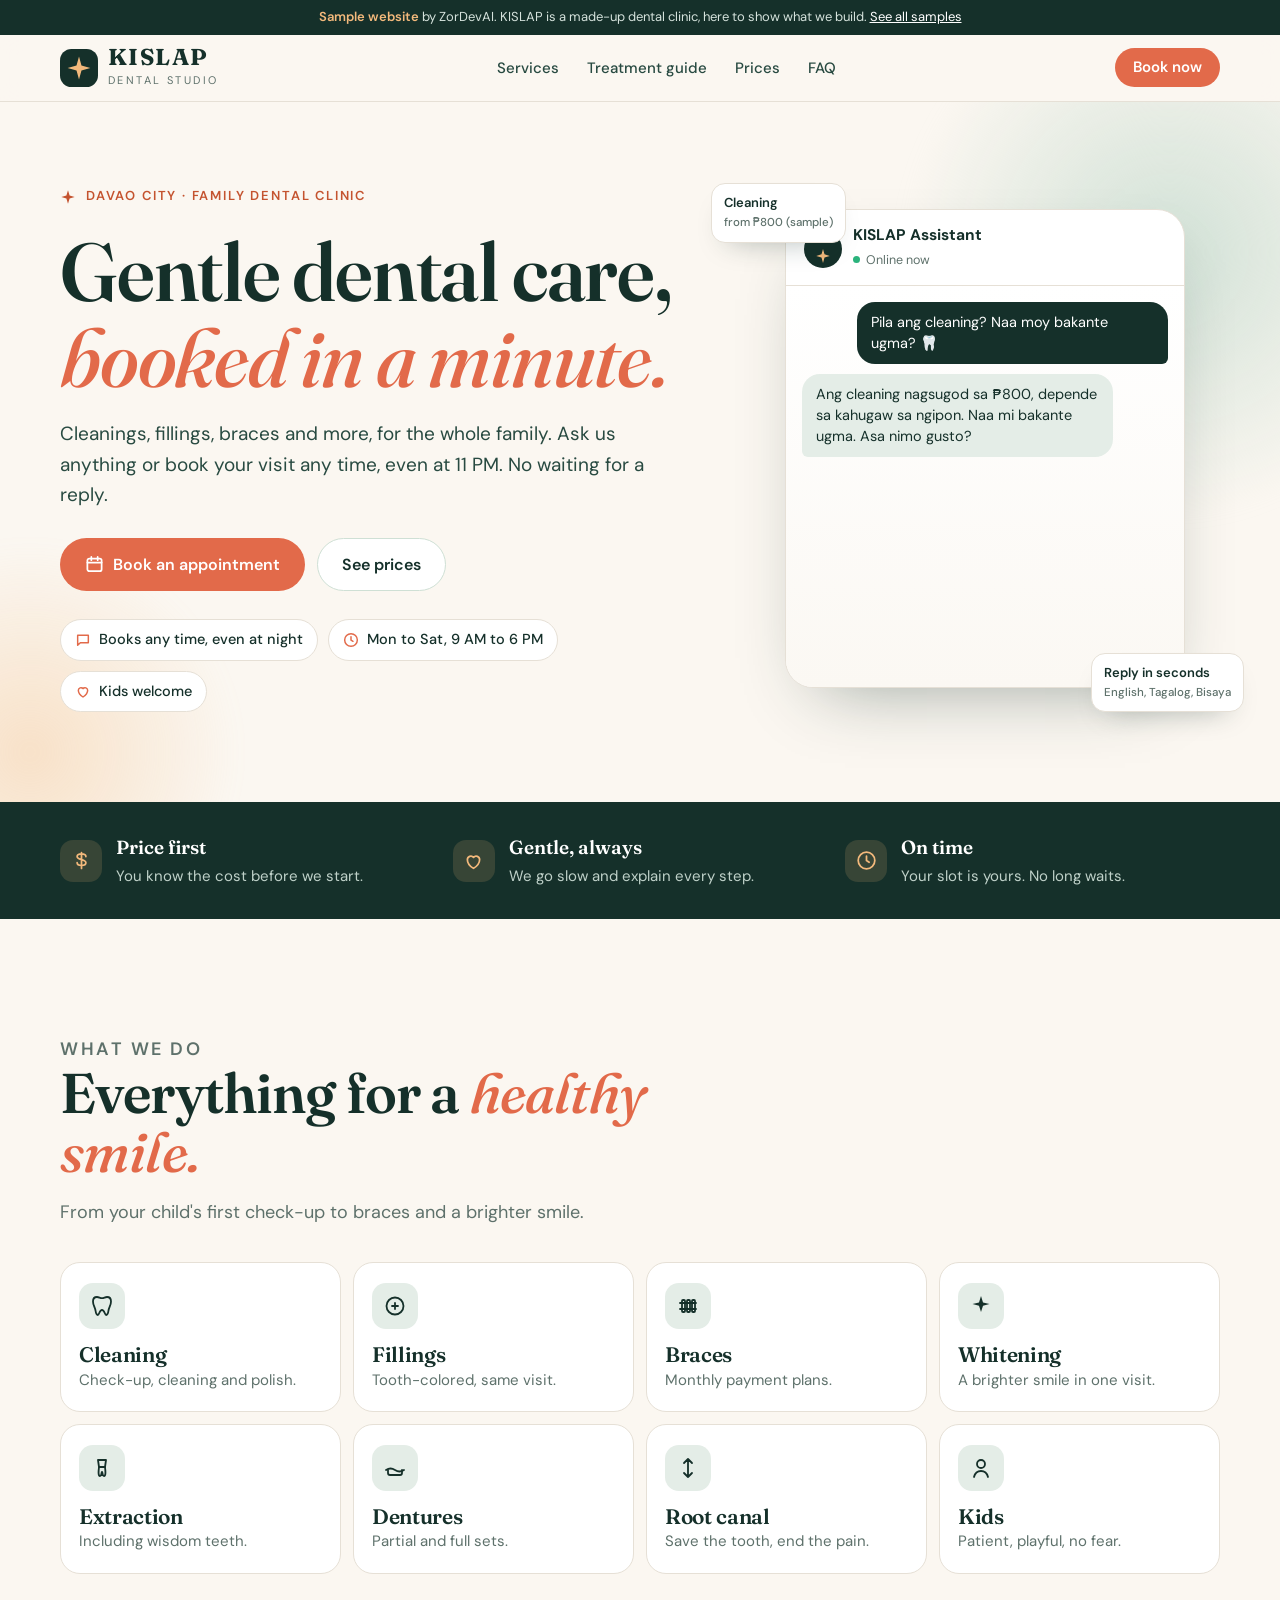
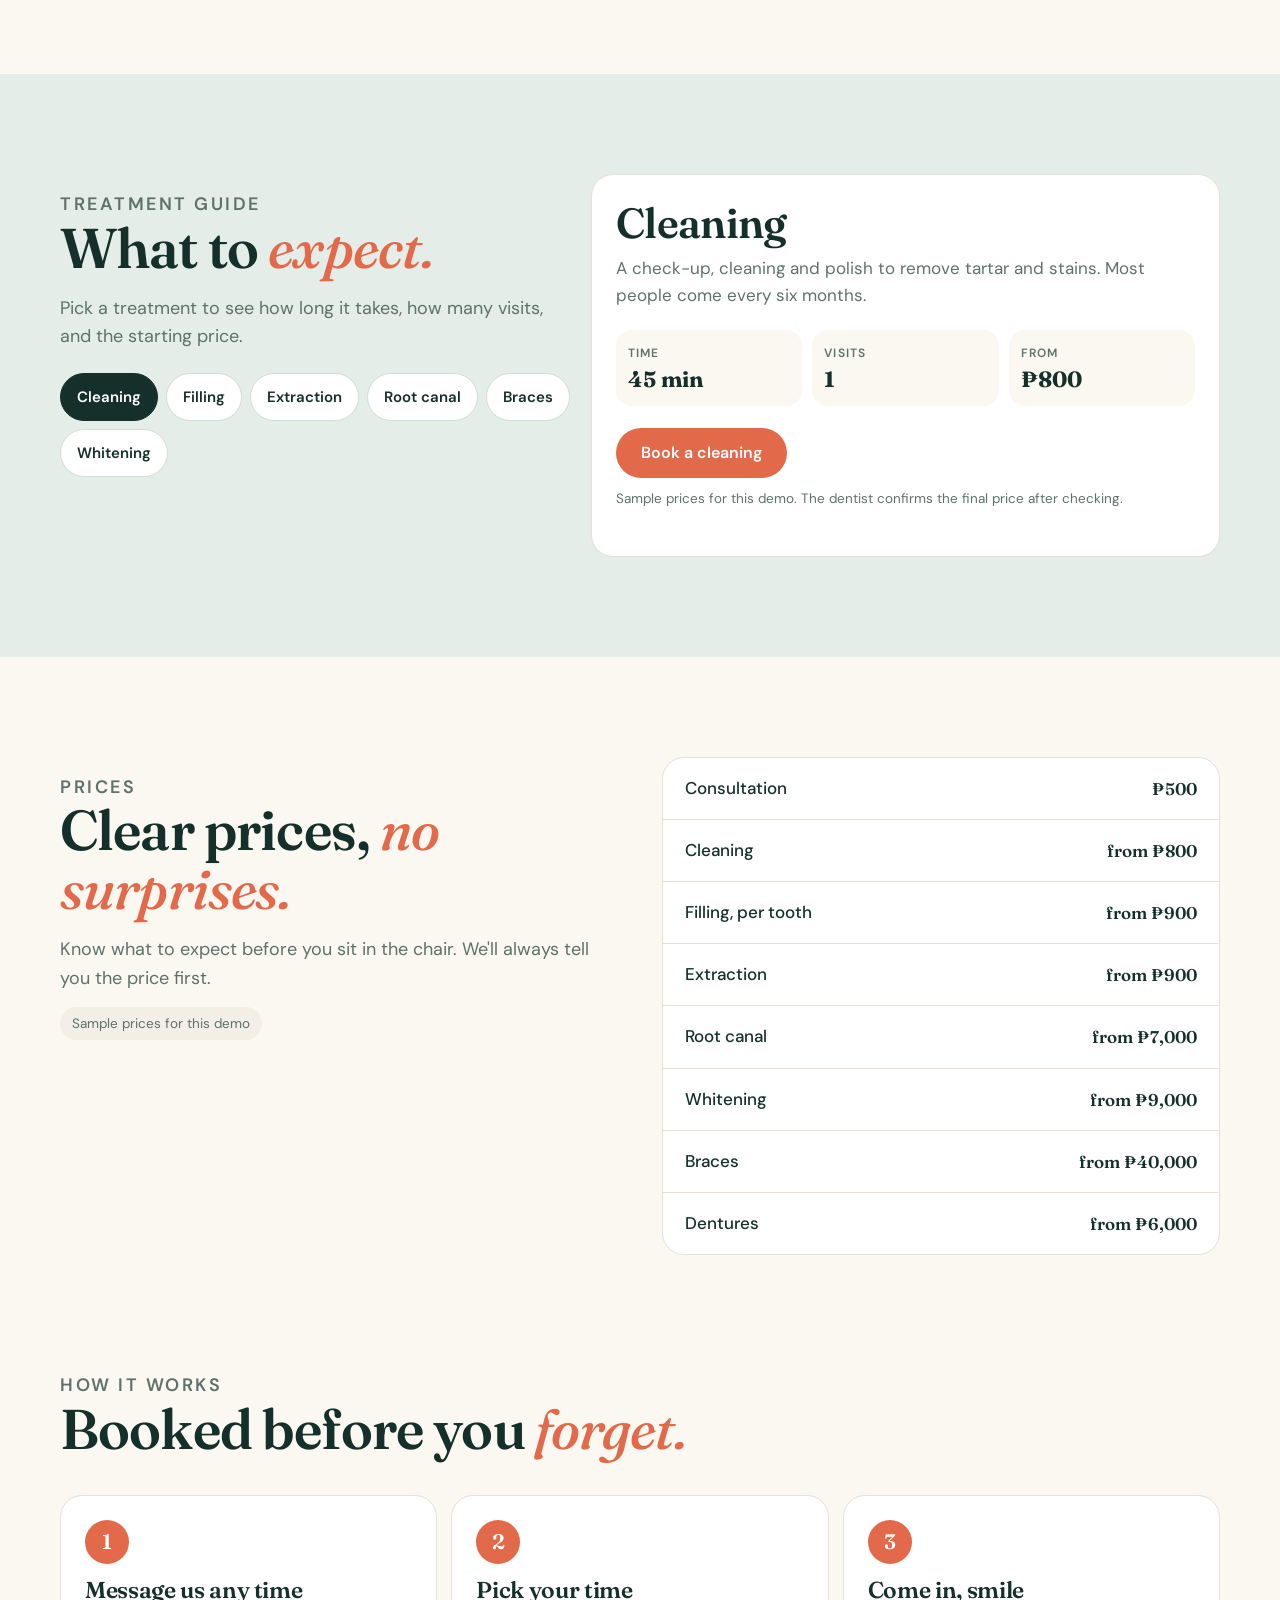
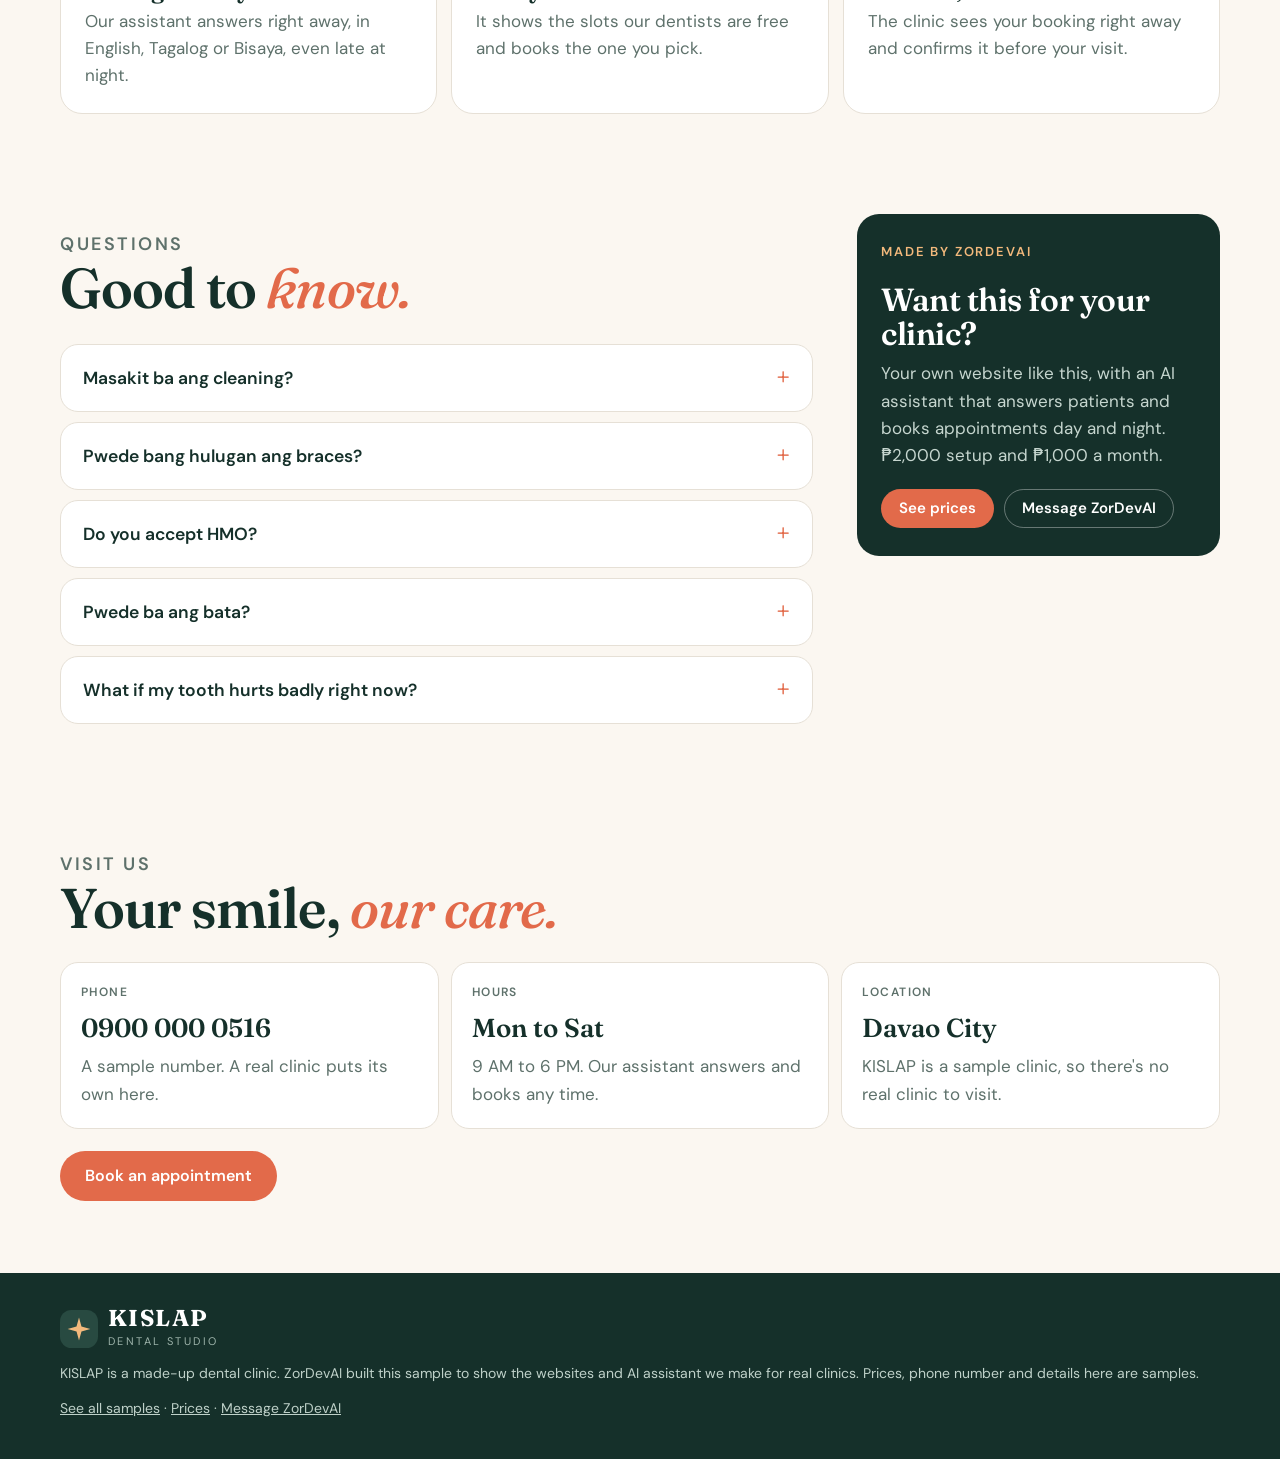
<file: kislap-dental/index.html>
<!doctype html>
<html lang="en">
<head>
<meta charset="utf-8">
<meta name="viewport" content="width=device-width, initial-scale=1, viewport-fit=cover">
<meta name="robots" content="noindex, nofollow">
<title>KISLAP Dental Studio · Sample website by ZorDevAI</title>
<meta name="description" content="A sample dental clinic website with an AI assistant that answers patients and books appointments, made by ZorDevAI. KISLAP is a made-up clinic.">
<meta name="theme-color" content="#FBF7F1">
<link rel="icon" href="data:image/svg+xml,%3Csvg xmlns='http://www.w3.org/2000/svg' viewBox='0 0 64 64'%3E%3Crect width='64' height='64' rx='16' fill='%2315302A'/%3E%3Cpath d='M32 12l4 14 14 4-14 4-4 14-4-14-14-4 14-4z' fill='%23F3B97C'/%3E%3C/svg%3E">
<link rel="preconnect" href="https://fonts.googleapis.com">
<link rel="preconnect" href="https://fonts.gstatic.com" crossorigin>
<link href="https://fonts.googleapis.com/css2?family=Fraunces:opsz,wght@9..144,500;9..144,600;9..144,700&family=DM+Sans:opsz,wght@9..40,400;9..40,500;9..40,600;9..40,700&display=swap" rel="stylesheet">
<style>
  :root {
    --ivory: #FBF7F1;
    --paper: #FFFFFF;
    --sage: #E4EDE7;
    --sage-2: #CFE0D5;
    --ink: #15302A;
    --ink-2: #284A41;
    --muted: #5E716B;
    --line: #E6E0D6;
    --coral: #E26A4A;
    --coral-deep: #C4532F;
    --gold: #F3B97C;
    --radius: 22px;
    --gutter: 16px;
    --serif: "Fraunces", Georgia, serif;
  }
  * { box-sizing: border-box; }
  html { scroll-behavior: smooth; -webkit-text-size-adjust: 100%; }
  body { margin: 0; font-family: "DM Sans", system-ui, sans-serif; font-size: 17px; line-height: 1.6; color: var(--ink); background: var(--ivory); -webkit-font-smoothing: antialiased; }
  img, svg { display: block; max-width: 100%; }
  a { color: inherit; }
  button { font: inherit; color: inherit; }
  .wrap { width: min(1160px, 100% - 2 * var(--gutter)); margin-inline: auto; }
  h1, h2, h3 { font-family: var(--serif); font-weight: 600; line-height: 1.05; letter-spacing: -0.015em; margin: 0; }
  :focus-visible { outline: 3px solid var(--coral); outline-offset: 3px; border-radius: 8px; }

  .sample-bar { background: var(--ink); color: #D5E2DC; font-size: 13px; text-align: center; padding: 7px var(--gutter); }
  .sample-bar b { color: var(--gold); font-weight: 600; }
  .sample-bar a { color: #fff; }

  .top { position: sticky; top: 0; z-index: 40; background: rgba(251,247,241,.9); backdrop-filter: blur(12px); -webkit-backdrop-filter: blur(12px); border-bottom: 1px solid var(--line); }
  .top .wrap { display: flex; align-items: center; justify-content: space-between; gap: 12px; height: 66px; }
  .brand { display: flex; align-items: center; gap: 10px; text-decoration: none; min-width: 0; }
  .brand-mark { width: 38px; height: 38px; flex: none; }
  .brand b { display: block; font-family: var(--serif); font-size: 23px; font-weight: 700; letter-spacing: .06em; line-height: 1; }
  .brand small { display: block; font-size: 11px; letter-spacing: .22em; text-transform: uppercase; color: var(--muted); margin-top: 3px; white-space: nowrap; }
  .top nav { display: none; gap: 28px; font-size: 15px; font-weight: 500; }
  .top nav a { text-decoration: none; color: var(--ink-2); }
  .top nav a:hover { color: var(--coral-deep); }

  .btn { display: inline-flex; align-items: center; justify-content: center; gap: 9px; font: 600 16px/1 "DM Sans", sans-serif; padding: 16px 24px; border-radius: 999px; border: 1.5px solid transparent; background: none; text-decoration: none; cursor: pointer; white-space: nowrap; transition: transform .15s ease, background .2s ease, border-color .2s ease; }
  .btn:active { transform: translateY(1px); }
  .btn svg { width: 19px; height: 19px; flex: none; }
  .btn-coral { background: var(--coral); color: #fff; }
  .btn-coral:hover { background: var(--coral-deep); }
  .btn-line { border-color: var(--sage-2); color: var(--ink); background: var(--paper); }
  .btn-line:hover { border-color: var(--ink-2); }
  .btn-ink { background: var(--ink); color: #fff; }
  .btn-ink:hover { background: var(--ink-2); }
  .btn-sm { padding: 11px 17px; font-size: 15px; }

  /* Hero */
  .hero { position: relative; overflow: hidden; }
  .hero::before, .hero::after { content: ""; position: absolute; border-radius: 50%; filter: blur(10px); pointer-events: none; z-index: -1; }
  .hero::before { width: 540px; height: 540px; right: -160px; top: -120px; background: radial-gradient(circle, rgba(207,224,213,.95), rgba(207,224,213,0) 70%); }
  .hero::after { width: 420px; height: 420px; left: -180px; bottom: -160px; background: radial-gradient(circle, rgba(243,185,124,.35), rgba(243,185,124,0) 70%); }
  .hero .wrap { display: grid; gap: 40px; padding: 48px 0 56px; position: relative; z-index: 0; }
  .kicker { display: inline-flex; align-items: center; gap: 10px; font-size: 13px; font-weight: 600; letter-spacing: .14em; text-transform: uppercase; color: var(--coral-deep); }
  .kicker svg { width: 16px; height: 16px; }
  .hero h1 { font-size: clamp(44px, 11vw, 82px); margin: 16px 0 18px; }
  .hero h1 em { font-style: italic; color: var(--coral); font-weight: 500; }
  .lead { font-size: 19px; color: var(--ink-2); max-width: 31em; margin: 0 0 28px; }
  .actions { display: flex; flex-wrap: wrap; gap: 12px; }
  .proof { display: flex; flex-wrap: wrap; gap: 10px; list-style: none; padding: 0; margin: 28px 0 0; }
  .proof li { display: flex; align-items: center; gap: 8px; background: var(--paper); border: 1px solid var(--line); border-radius: 999px; padding: 8px 14px; font-size: 14.5px; font-weight: 500; }
  .proof svg { width: 16px; height: 16px; color: var(--coral); flex: none; }

  .chatcard { position: relative; width: min(400px, 100%); margin-inline: auto; background: var(--paper); border-radius: 28px; border: 1px solid var(--line); box-shadow: 0 30px 70px -35px rgba(21,48,42,.45); overflow: hidden; }
  .chat-head { display: flex; align-items: center; gap: 11px; padding: 16px 18px 13px; border-bottom: 1px solid var(--line); }
  .chat-head .av { width: 38px; height: 38px; border-radius: 50%; background: var(--ink); display: grid; place-items: center; flex: none; }
  .chat-head .av svg { width: 20px; height: 20px; }
  .chat-head b { display: block; font-size: 15.5px; line-height: 1.2; }
  .chat-head span { font-size: 12.5px; color: var(--muted); }
  .chat-head span::before { content: ""; display: inline-block; width: 7px; height: 7px; border-radius: 50%; background: #2BB37C; margin-right: 6px; vertical-align: 1px; }
  .chat { padding: 16px 16px 20px; display: flex; flex-direction: column; gap: 10px; min-height: 340px; background: linear-gradient(180deg, #fff, #FBF8F3); }
  .msg { max-width: 85%; padding: 10px 14px; border-radius: 18px; font-size: 14.5px; line-height: 1.45; opacity: 0; transform: translateY(8px); transition: opacity .45s ease, transform .45s ease; }
  .msg.show { opacity: 1; transform: none; }
  .msg.bot { background: var(--sage); align-self: flex-start; border-bottom-left-radius: 6px; }
  .msg.me { background: var(--ink); color: #fff; align-self: flex-end; border-bottom-right-radius: 6px; }
  .chips { display: flex; flex-wrap: wrap; gap: 6px; opacity: 0; transition: opacity .45s ease; }
  .chips.show { opacity: 1; }
  .chips span { border: 1.5px solid var(--coral); color: var(--coral-deep); border-radius: 999px; padding: 6px 11px; font-size: 13px; font-weight: 600; background: #fff; }
  .chips span.picked { background: var(--coral); color: #fff; }
  .booked { align-self: center; font-size: 12.5px; font-weight: 600; color: #127452; background: #E2F5EC; border-radius: 999px; padding: 6px 12px; opacity: 0; transition: opacity .45s ease; }
  .booked.show { opacity: 1; }
  .float { position: absolute; z-index: 2; background: var(--paper); border: 1px solid var(--line); border-radius: 14px; padding: 9px 12px; font-size: 13px; font-weight: 600; box-shadow: 0 14px 30px -18px rgba(21,48,42,.4); display: none; }
  .float small { display: block; color: var(--muted); font-weight: 500; font-size: 11.5px; }

  /* Promise strip */
  .promise { background: var(--ink); color: #fff; }
  .promise .wrap { display: grid; gap: 18px; padding: 30px 0; }
  .promise .wrap > div { display: grid; grid-template-columns: 42px 1fr; gap: 14px; align-items: center; }
  .promise .ic { width: 42px; height: 42px; border-radius: 13px; background: rgba(243,185,124,.15); color: var(--gold); display: grid; place-items: center; }
  .promise .ic svg { width: 21px; height: 21px; }
  .promise b { display: block; font-family: var(--serif); font-size: 19px; font-weight: 600; }
  .promise span { color: #BFD1C9; font-size: 15px; }

  section.block { padding: 72px 0; }
  .eyebrow { font-size: 13px; font-weight: 600; letter-spacing: .14em; text-transform: uppercase; color: var(--coral-deep); margin: 0 0 12px; }
  .head { max-width: 660px; margin-bottom: 36px; }
  .head h2 { font-size: clamp(36px, 8vw, 56px); }
  .head h2 em { font-style: italic; font-weight: 500; color: var(--coral); }
  .head p { color: var(--muted); margin: 16px 0 0; font-size: 18px; }

  /* Services */
  .svc-grid { display: grid; grid-template-columns: 1fr 1fr; gap: 12px; }
  .svc { background: var(--paper); border: 1px solid var(--line); border-radius: 20px; padding: 20px 18px; }
  .svc .ic { width: 46px; height: 46px; border-radius: 14px; background: var(--sage); color: var(--ink); display: grid; place-items: center; margin-bottom: 14px; }
  .svc .ic svg { width: 24px; height: 24px; }
  .svc h3 { font-size: 21px; margin-bottom: 4px; }
  .svc p { margin: 0; color: var(--muted); font-size: 15px; line-height: 1.45; }

  /* Treatment guide */
  .guide-sec { background: var(--sage); }
  .guide { display: grid; gap: 16px; }
  .picker { display: flex; flex-wrap: wrap; gap: 8px; }
  .picker button { border: 1.5px solid var(--sage-2); background: var(--paper); border-radius: 999px; padding: 11px 16px; font-weight: 600; font-size: 15px; cursor: pointer; }
  .picker button[aria-pressed="true"] { background: var(--ink); color: #fff; border-color: var(--ink); }
  .guide-card { background: var(--paper); border-radius: var(--radius); padding: 26px 24px; border: 1px solid var(--line); }
  .guide-card h3 { font-size: clamp(30px, 7vw, 42px); }
  .guide-card > p { color: var(--muted); margin: 10px 0 20px; }
  .facts { display: grid; grid-template-columns: repeat(3, 1fr); gap: 10px; margin-bottom: 22px; }
  .facts div { background: var(--ivory); border-radius: 16px; padding: 14px 12px; }
  .facts span { display: block; font-size: 12px; font-weight: 600; letter-spacing: .1em; text-transform: uppercase; color: var(--muted); }
  .facts b { display: block; font-family: var(--serif); font-size: 22px; margin-top: 4px; line-height: 1.15; }
  .fine { font-size: 13.5px; color: var(--muted); margin: 14px 0 0; }

  /* Prices */
  .prices { background: var(--paper); border: 1px solid var(--line); border-radius: var(--radius); overflow: hidden; }
  .prices div { display: flex; justify-content: space-between; gap: 16px; padding: 17px 22px; border-bottom: 1px solid var(--line); }
  .prices div:last-child { border-bottom: 0; }
  .prices span { font-weight: 500; }
  .prices b { font-family: var(--serif); font-weight: 600; white-space: nowrap; }
  .sample-note { display: inline-block; margin-top: 14px; font-size: 13.5px; color: var(--muted); background: #F4EFE6; border-radius: 999px; padding: 6px 12px; }

  /* Steps */
  .steps { display: grid; gap: 14px; list-style: none; padding: 0; margin: 0; counter-reset: s; }
  .steps li { counter-increment: s; background: var(--paper); border: 1px solid var(--line); border-radius: var(--radius); padding: 24px; }
  .steps li::before { content: counter(s); display: grid; place-items: center; width: 44px; height: 44px; border-radius: 50%; background: var(--coral); color: #fff; font-family: var(--serif); font-size: 21px; font-weight: 600; margin-bottom: 14px; }
  .steps h3 { font-size: 23px; margin-bottom: 6px; }
  .steps p { margin: 0; color: var(--muted); }

  /* FAQ */
  .faq-grid { display: grid; gap: 30px; }
  .faq details { background: var(--paper); border: 1px solid var(--line); border-radius: 18px; margin-bottom: 10px; }
  .faq summary { list-style: none; cursor: pointer; padding: 19px 54px 19px 22px; font-weight: 600; font-size: 17.5px; position: relative; }
  .faq summary::-webkit-details-marker { display: none; }
  .faq summary::after { content: "+"; position: absolute; right: 22px; top: 50%; transform: translateY(-50%); font-family: var(--serif); font-size: 26px; color: var(--coral); }
  .faq details[open] summary::after { content: "–"; }
  .faq details p { margin: 0; padding: 0 22px 20px; color: var(--muted); }
  .zcard { background: var(--ink); color: #fff; border-radius: var(--radius); padding: 28px 24px; }
  .zcard .eyebrow { color: var(--gold); }
  .zcard h3 { font-size: 32px; margin-bottom: 10px; }
  .zcard p { color: #C6D6CF; margin: 0 0 20px; }
  .zcard .actions { gap: 10px; }
  .zcard .btn-line { background: transparent; color: #fff; border-color: rgba(255,255,255,.35); }

  /* Contact */
  .contact .wrap { display: grid; gap: 14px; }
  .cgrid { display: grid; gap: 12px; }
  .cinfo { background: var(--paper); border: 1px solid var(--line); border-radius: 18px; padding: 20px; }
  .cinfo span { display: block; font-size: 12px; font-weight: 600; letter-spacing: .12em; text-transform: uppercase; color: var(--muted); margin-bottom: 6px; }
  .cinfo b { font-family: var(--serif); font-size: 26px; font-weight: 600; }
  .cinfo p { margin: 4px 0 0; color: var(--muted); }

  footer { background: var(--ink); color: #BFD1C9; font-size: 14px; padding: 34px 0 120px; margin-top: 72px; }
  footer .wrap { display: grid; gap: 12px; }
  footer .brand b { color: #fff; }
  footer .brand small { color: #9DB3AA; }
  footer p { margin: 0; }

  .callbar { position: fixed; left: 0; right: 0; bottom: 0; z-index: 30; display: grid; grid-template-columns: 1fr 1fr; gap: 10px; padding: 10px 84px calc(10px + env(safe-area-inset-bottom)) var(--gutter); background: rgba(251,247,241,.96); border-top: 1px solid var(--line); backdrop-filter: blur(10px); -webkit-backdrop-filter: blur(10px); }
  .callbar .btn { padding: 14px 8px; }

  .reveal { opacity: 0; transform: translateY(16px); transition: opacity .7s ease, transform .7s ease; }
  .reveal.in { opacity: 1; transform: none; }

  @media (min-width: 720px) {
    :root { --gutter: 28px; }
    .svc-grid { grid-template-columns: repeat(4, 1fr); }
    .promise .wrap { grid-template-columns: repeat(3, 1fr); }
    .steps { grid-template-columns: repeat(3, 1fr); }
    .cgrid { grid-template-columns: repeat(3, 1fr); }
  }
  @media (min-width: 1000px) {
    .top nav { display: flex; }
    .hero .wrap { grid-template-columns: 1.15fr .85fr; align-items: center; padding: 84px 0 90px; gap: 56px; }
    .float { display: block; }
    .guide { grid-template-columns: .9fr 1.1fr; align-items: start; }
    .faq-grid { grid-template-columns: 1.35fr .65fr; gap: 44px; align-items: start; }
    .prices-grid { display: grid; grid-template-columns: 1fr 1fr; gap: 44px; align-items: start; }
    section.block { padding: 100px 0; }
    .callbar { display: none; }
    footer { padding-bottom: 40px; }
  }
  @media (prefers-reduced-motion: reduce) {
    html { scroll-behavior: auto; }
    .reveal, .msg, .chips, .booked { transition: none; opacity: 1; transform: none; }
  }
</style>
</head>
<body>

<div class="sample-bar"><b>Sample website</b> by ZorDevAI. KISLAP is a made-up dental clinic, here to show what we build. <a href="../samples/">See all samples</a></div>

<header class="top">
  <div class="wrap">
    <a class="brand" href="#top" aria-label="KISLAP Dental Studio, home">
      <svg class="brand-mark" viewBox="0 0 40 40" aria-hidden="true"><rect width="40" height="40" rx="12" fill="#15302A"/><path d="M20 8l2.6 9.4L32 20l-9.4 2.6L20 32l-2.6-9.4L8 20l9.4-2.6z" fill="#F3B97C"/></svg>
      <span><b>KISLAP</b><small>Dental Studio</small></span>
    </a>
    <nav aria-label="Main">
      <a href="#services">Services</a>
      <a href="#guide">Treatment guide</a>
      <a href="#prices">Prices</a>
      <a href="#faq">FAQ</a>
    </nav>
    <button class="btn btn-coral btn-sm" type="button" data-chat>Book now</button>
  </div>
</header>

<main id="top">

<section class="hero" aria-labelledby="hero-title">
  <div class="wrap">
    <div>
      <span class="kicker"><svg viewBox="0 0 24 24" fill="currentColor" aria-hidden="true"><path d="M12 2l2.4 7.6L22 12l-7.6 2.4L12 22l-2.4-7.6L2 12l7.6-2.4z"/></svg>Davao City · Family dental clinic</span>
      <h1 id="hero-title">Gentle dental care, <em>booked in a minute.</em></h1>
      <p class="lead">Cleanings, fillings, braces and more, for the whole family. Ask us anything or book your visit any time, even at 11 PM. No waiting for a reply.</p>
      <div class="actions">
        <button class="btn btn-coral" type="button" data-chat>
          <svg viewBox="0 0 24 24" fill="none" stroke="currentColor" stroke-width="2.2" stroke-linecap="round" stroke-linejoin="round" aria-hidden="true"><rect x="3" y="4.5" width="18" height="16" rx="2.5"/><path d="M3 9.5h18M8 2.5v4M16 2.5v4"/></svg>
          Book an appointment
        </button>
        <a class="btn btn-line" href="#prices">See prices</a>
      </div>
      <ul class="proof">
        <li><svg viewBox="0 0 24 24" fill="none" stroke="currentColor" stroke-width="2.2" stroke-linecap="round" stroke-linejoin="round" aria-hidden="true"><path d="M4 5h16v11H8l-4 4z"/></svg>Books any time, even at night</li>
        <li><svg viewBox="0 0 24 24" fill="none" stroke="currentColor" stroke-width="2.2" stroke-linecap="round" aria-hidden="true"><circle cx="12" cy="12" r="9.5"/><path d="M12 7v5l3 2"/></svg>Mon to Sat, 9 AM to 6 PM</li>
        <li><svg viewBox="0 0 24 24" fill="none" stroke="currentColor" stroke-width="2.2" stroke-linecap="round" stroke-linejoin="round" aria-hidden="true"><path d="M12 21s-7-4.4-7-10a4 4 0 0 1 7-2.6A4 4 0 0 1 19 11c0 5.6-7 10-7 10z"/></svg>Kids welcome</li>
      </ul>
    </div>

    <div style="position:relative">
      <div class="float" style="left:-40px;top:-26px">Cleaning<small>from ₱800 (sample)</small></div>
      <div class="float" style="right:-24px;bottom:-24px">Reply in seconds<small>English, Tagalog, Bisaya</small></div>
      <div class="chatcard reveal in" aria-label="Example chat with the KISLAP assistant">
        <div class="chat-head">
          <span class="av"><svg viewBox="0 0 40 40" aria-hidden="true"><path d="M20 6l3 10.5L33.5 20 23 23l-3 11-3-11L6.5 20 17 16.5z" fill="#F3B97C"/></svg></span>
          <div><b>KISLAP Assistant</b><span>Online now</span></div>
        </div>
        <div class="chat" id="demo-chat">
          <div class="msg me">Pila ang cleaning? Naa moy bakante ugma? 🦷</div>
          <div class="msg bot">Ang cleaning nagsugod sa ₱800, depende sa kahugaw sa ngipon. Naa mi bakante ugma. Asa nimo gusto?</div>
          <div class="chips"><span>Ugma 10 AM</span><span class="pick">Ugma 2 PM</span><span>Huwebes 9 AM</span></div>
          <div class="msg me">Ugma 2 PM</div>
          <div class="msg bot">Sige! Unsa imong pangalan para sa appointment?</div>
          <div class="booked">✓ Booked · Tomorrow, 2:00 PM</div>
        </div>
      </div>
    </div>
  </div>
</section>

<section class="promise" aria-label="Our promises">
  <div class="wrap">
    <div><span class="ic"><svg viewBox="0 0 24 24" fill="none" stroke="currentColor" stroke-width="2" stroke-linecap="round" stroke-linejoin="round" aria-hidden="true"><path d="M12 3v18M17 7.5c0-1.9-2.2-3-5-3s-5 1.1-5 3 2 2.7 5 3.5 5 1.6 5 3.5-2.2 3-5 3-5-1.1-5-3"/></svg></span><div><b>Price first</b><span>You know the cost before we start.</span></div></div>
    <div><span class="ic"><svg viewBox="0 0 24 24" fill="none" stroke="currentColor" stroke-width="2" stroke-linecap="round" stroke-linejoin="round" aria-hidden="true"><path d="M12 21s-7-4.4-7-10a4 4 0 0 1 7-2.6A4 4 0 0 1 19 11c0 5.6-7 10-7 10z"/></svg></span><div><b>Gentle, always</b><span>We go slow and explain every step.</span></div></div>
    <div><span class="ic"><svg viewBox="0 0 24 24" fill="none" stroke="currentColor" stroke-width="2" stroke-linecap="round" aria-hidden="true"><circle cx="12" cy="12" r="9.5"/><path d="M12 7v5l3 2"/></svg></span><div><b>On time</b><span>Your slot is yours. No long waits.</span></div></div>
  </div>
</section>

<section class="block" id="services" aria-labelledby="services-title">
  <div class="wrap">
    <div class="head reveal">
      <p class="eyebrow">What we do</p>
      <h2 id="services-title">Everything for a <em>healthy smile.</em></h2>
      <p>From your child's first check-up to braces and a brighter smile.</p>
    </div>
    <div class="svc-grid">
      <article class="svc reveal"><div class="ic"><svg viewBox="0 0 24 24" fill="none" stroke="currentColor" stroke-width="1.8" stroke-linecap="round" stroke-linejoin="round" aria-hidden="true"><path d="M7 3c-2.5 0-4 2-4 4.5 0 4 2 5 2.6 9.5.3 2.4 1 4 2.2 4 1.5 0 1.6-5 4.2-5s2.7 5 4.2 5c1.2 0 1.9-1.6 2.2-4C19 12.5 21 11.5 21 7.5 21 5 19.5 3 17 3c-2 0-3 1.2-5 1.2S9 3 7 3z"/></svg></div><h3>Cleaning</h3><p>Check-up, cleaning and polish.</p></article>
      <article class="svc reveal"><div class="ic"><svg viewBox="0 0 24 24" fill="none" stroke="currentColor" stroke-width="1.8" stroke-linecap="round" stroke-linejoin="round" aria-hidden="true"><circle cx="12" cy="12" r="8.5"/><path d="M9 12h6M12 9v6"/></svg></div><h3>Fillings</h3><p>Tooth-colored, same visit.</p></article>
      <article class="svc reveal"><div class="ic"><svg viewBox="0 0 24 24" fill="none" stroke="currentColor" stroke-width="1.8" stroke-linecap="round" stroke-linejoin="round" aria-hidden="true"><path d="M4 9h16M4 15h16"/><rect x="6" y="6" width="3" height="12" rx="1"/><rect x="11" y="6" width="3" height="12" rx="1"/><rect x="16" y="6" width="3" height="12" rx="1"/></svg></div><h3>Braces</h3><p>Monthly payment plans.</p></article>
      <article class="svc reveal"><div class="ic"><svg viewBox="0 0 24 24" fill="currentColor" aria-hidden="true"><path d="M12 2l2 6.4L20.5 10 14 11.8 12 18l-2-6.2L3.5 10 10 8.4z"/></svg></div><h3>Whitening</h3><p>A brighter smile in one visit.</p></article>
      <article class="svc reveal"><div class="ic"><svg viewBox="0 0 24 24" fill="none" stroke="currentColor" stroke-width="1.8" stroke-linecap="round" stroke-linejoin="round" aria-hidden="true"><path d="M8 4h8l-1 7h-6z"/><path d="M9 11c-.5 4-1 9 1 9s1-4 2-4 0 4 2 4 1.5-5 1-9"/></svg></div><h3>Extraction</h3><p>Including wisdom teeth.</p></article>
      <article class="svc reveal"><div class="ic"><svg viewBox="0 0 24 24" fill="none" stroke="currentColor" stroke-width="1.8" stroke-linecap="round" stroke-linejoin="round" aria-hidden="true"><path d="M3 14c3-2 6-2 9 0s6 2 9 0"/><path d="M5 14v3a2 2 0 0 0 2 2h10a2 2 0 0 0 2-2v-3"/></svg></div><h3>Dentures</h3><p>Partial and full sets.</p></article>
      <article class="svc reveal"><div class="ic"><svg viewBox="0 0 24 24" fill="none" stroke="currentColor" stroke-width="1.8" stroke-linecap="round" stroke-linejoin="round" aria-hidden="true"><path d="M12 3v18M8 7l4-4 4 4M8 17l4 4 4-4"/></svg></div><h3>Root canal</h3><p>Save the tooth, end the pain.</p></article>
      <article class="svc reveal"><div class="ic"><svg viewBox="0 0 24 24" fill="none" stroke="currentColor" stroke-width="1.8" stroke-linecap="round" stroke-linejoin="round" aria-hidden="true"><circle cx="12" cy="8" r="4"/><path d="M5 21c1-4 4-6 7-6s6 2 7 6"/></svg></div><h3>Kids</h3><p>Patient, playful, no fear.</p></article>
    </div>
  </div>
</section>

<section class="block guide-sec" id="guide" aria-labelledby="guide-title">
  <div class="wrap guide">
    <div class="head reveal" style="margin-bottom:0">
      <p class="eyebrow">Treatment guide</p>
      <h2 id="guide-title">What to <em>expect.</em></h2>
      <p>Pick a treatment to see how long it takes, how many visits, and the starting price.</p>
      <div class="picker" role="group" aria-label="Pick a treatment" style="margin-top:22px" id="picker"></div>
    </div>
    <div class="guide-card reveal" aria-live="polite">
      <h3 id="g-name">Cleaning</h3>
      <p id="g-desc"></p>
      <div class="facts">
        <div><span>Time</span><b id="g-time"></b></div>
        <div><span>Visits</span><b id="g-visits"></b></div>
        <div><span>From</span><b id="g-price"></b></div>
      </div>
      <button class="btn btn-coral" type="button" data-chat id="g-book">Book a cleaning</button>
      <p class="fine">Sample prices for this demo. The dentist confirms the final price after checking.</p>
    </div>
  </div>
</section>

<section class="block" id="prices" aria-labelledby="prices-title">
  <div class="wrap prices-grid">
    <div class="head reveal">
      <p class="eyebrow">Prices</p>
      <h2 id="prices-title">Clear prices, <em>no surprises.</em></h2>
      <p>Know what to expect before you sit in the chair. We'll always tell you the price first.</p>
      <span class="sample-note">Sample prices for this demo</span>
    </div>
    <div class="prices reveal">
      <div><span>Consultation</span><b>₱500</b></div>
      <div><span>Cleaning</span><b>from ₱800</b></div>
      <div><span>Filling, per tooth</span><b>from ₱900</b></div>
      <div><span>Extraction</span><b>from ₱900</b></div>
      <div><span>Root canal</span><b>from ₱7,000</b></div>
      <div><span>Whitening</span><b>from ₱9,000</b></div>
      <div><span>Braces</span><b>from ₱40,000</b></div>
      <div><span>Dentures</span><b>from ₱6,000</b></div>
    </div>
  </div>
</section>

<section class="block" style="padding-top:0" aria-labelledby="how-title">
  <div class="wrap">
    <div class="head reveal">
      <p class="eyebrow">How it works</p>
      <h2 id="how-title">Booked before you <em>forget.</em></h2>
    </div>
    <ol class="steps">
      <li class="reveal"><h3>Message us any time</h3><p>Our assistant answers right away, in English, Tagalog or Bisaya, even late at night.</p></li>
      <li class="reveal"><h3>Pick your time</h3><p>It shows the slots our dentists are free and books the one you pick.</p></li>
      <li class="reveal"><h3>Come in, smile</h3><p>The clinic sees your booking right away and confirms it before your visit.</p></li>
    </ol>
  </div>
</section>

<section class="block" id="faq" style="padding-top:0" aria-labelledby="faq-title">
  <div class="wrap faq-grid">
    <div>
      <div class="head reveal" style="margin-bottom:26px">
        <p class="eyebrow">Questions</p>
        <h2 id="faq-title">Good to <em>know.</em></h2>
      </div>
      <div class="faq reveal">
        <details><summary>Masakit ba ang cleaning?</summary><p>Most people feel only light pressure. If your gums are sensitive, tell us and we'll go slower and use a numbing gel.</p></details>
        <details><summary>Pwede bang hulugan ang braces?</summary><p>Yes. In this sample, braces start with a down payment, then a monthly adjustment fee. The dentist explains the plan at your consultation.</p></details>
        <details><summary>Do you accept HMO?</summary><p>Some HMO cards are accepted for check-ups and cleaning. Message us with your card and we'll check it for you.</p></details>
        <details><summary>Pwede ba ang bata?</summary><p>Yes. We see kids from age 2. We keep the first visit short and fun so they're not afraid.</p></details>
        <details><summary>What if my tooth hurts badly right now?</summary><p>Message us and we'll fit you in at the soonest open slot. If you have a high fever with a swollen face, or bleeding that won't stop, go to the nearest emergency room.</p></details>
      </div>
    </div>
    <aside class="zcard reveal">
      <p class="eyebrow">Made by ZorDevAI</p>
      <h3>Want this for your clinic?</h3>
      <p>Your own website like this, with an AI assistant that answers patients and books appointments day and night. ₱2,000 setup and ₱1,000 a month.</p>
      <div class="actions">
        <a class="btn btn-coral btn-sm" href="../pricing/">See prices</a>
        <a class="btn btn-line btn-sm" href="https://m.me/61595403575723" target="_blank" rel="noopener">Message ZorDevAI</a>
      </div>
    </aside>
  </div>
</section>

<section class="contact" aria-labelledby="contact-title">
  <div class="wrap">
    <div class="head reveal" style="margin-bottom:10px">
      <p class="eyebrow">Visit us</p>
      <h2 id="contact-title">Your smile, <em>our care.</em></h2>
    </div>
    <div class="cgrid reveal">
      <div class="cinfo"><span>Phone</span><b>0900 000 0516</b><p>A sample number. A real clinic puts its own here.</p></div>
      <div class="cinfo"><span>Hours</span><b>Mon to Sat</b><p>9 AM to 6 PM. Our assistant answers and books any time.</p></div>
      <div class="cinfo"><span>Location</span><b>Davao City</b><p>KISLAP is a sample clinic, so there's no real clinic to visit.</p></div>
    </div>
    <div class="actions reveal" style="margin-top:8px"><button class="btn btn-coral" type="button" data-chat>Book an appointment</button></div>
  </div>
</section>

</main>

<footer>
  <div class="wrap">
    <a class="brand" href="#top" aria-label="Back to top">
      <svg class="brand-mark" viewBox="0 0 40 40" aria-hidden="true"><rect width="40" height="40" rx="12" fill="#284A41"/><path d="M20 8l2.6 9.4L32 20l-9.4 2.6L20 32l-2.6-9.4L8 20l9.4-2.6z" fill="#F3B97C"/></svg>
      <span><b>KISLAP</b><small>Dental Studio</small></span>
    </a>
    <p>KISLAP is a made-up dental clinic. ZorDevAI built this sample to show the websites and AI assistant we make for real clinics. Prices, phone number and details here are samples.</p>
    <p><a href="../samples/">See all samples</a> · <a href="../pricing/">Prices</a> · <a href="https://m.me/61595403575723" target="_blank" rel="noopener">Message ZorDevAI</a></p>
  </div>
</footer>

<div class="callbar">
  <a class="btn btn-line" href="#prices">Prices</a>
  <button class="btn btn-coral" type="button" data-chat>Book</button>
</div>

<script src="https://zordevai-assistant.zordevai-assistant.workers.dev/widget.js" data-client="kislap-dental-sample" defer></script>
<script>
(function () {
  var reduce = window.matchMedia("(prefers-reduced-motion: reduce)").matches;

  // Book buttons open the assistant. Until it loads, they show the example chat.
  document.querySelectorAll("[data-chat]").forEach(function (b) {
    b.addEventListener("click", function () {
      if (window.zdOpenChat) window.zdOpenChat();
      else { window.scrollTo({ top: 0, behavior: reduce ? "auto" : "smooth" }); playChat(); }
    });
  });

  // Treatment guide (sample prices).
  var T = [
    ["Cleaning", "A check-up, cleaning and polish to remove tartar and stains. Most people come every six months.", "45 min", "1", "₱800"],
    ["Filling", "A tooth-colored filling for a cavity, done in the same visit. Usually painless with a little anesthesia.", "30–60 min", "1", "₱900"],
    ["Extraction", "Removing a tooth that can't be saved, with anesthesia. Wisdom teeth may take longer.", "30–45 min", "1", "₱900"],
    ["Root canal", "Cleans the inside of a painful tooth so you can keep it. Usually finished with a crown.", "1 hour", "2–3", "₱7,000"],
    ["Braces", "Straightens teeth over time. A consultation first, then monthly adjustments.", "1 hour", "Monthly", "₱40,000"],
    ["Whitening", "Brightens your smile by several shades in a single visit.", "1 hour", "1", "₱9,000"]
  ];
  var picker = document.getElementById("picker");
  function show(i) {
    var t = T[i];
    document.getElementById("g-name").textContent = t[0];
    document.getElementById("g-desc").textContent = t[1];
    document.getElementById("g-time").textContent = t[2];
    document.getElementById("g-visits").textContent = t[3];
    document.getElementById("g-price").textContent = t[4];
    document.getElementById("g-book").textContent = t[0] === "Braces" ? "Book a braces consultation" : "Book a " + t[0].toLowerCase();
    picker.querySelectorAll("button").forEach(function (b, j) { b.setAttribute("aria-pressed", j === i ? "true" : "false"); });
  }
  T.forEach(function (t, i) {
    var b = document.createElement("button");
    b.type = "button"; b.textContent = t[0];
    b.addEventListener("click", function () { show(i); });
    picker.appendChild(b);
  });
  show(0);

  // Example chat plays once.
  var played = false;
  function playChat() {
    if (played) return; played = true;
    var chat = document.getElementById("demo-chat");
    chat.querySelectorAll(".msg, .chips, .booked").forEach(function (el, i) {
      setTimeout(function () {
        el.classList.add("show");
        if (el.classList.contains("me") && el.textContent.indexOf("Ugma 2 PM") === 0) {
          var p = chat.querySelector(".pick"); if (p) p.classList.add("picked");
        }
      }, reduce ? 0 : 600 + i * 950);
    });
  }
  playChat();

  if (!("IntersectionObserver" in window) || reduce) {
    document.querySelectorAll(".reveal").forEach(function (el) { el.classList.add("in"); });
  } else {
    var io = new IntersectionObserver(function (es) {
      es.forEach(function (e) { if (e.isIntersecting) { e.target.classList.add("in"); io.unobserve(e.target); } });
    }, { threshold: 0.12 });
    document.querySelectorAll(".reveal").forEach(function (el) { io.observe(el); });
  }
})();
</script>
</body>
</html>
</file>
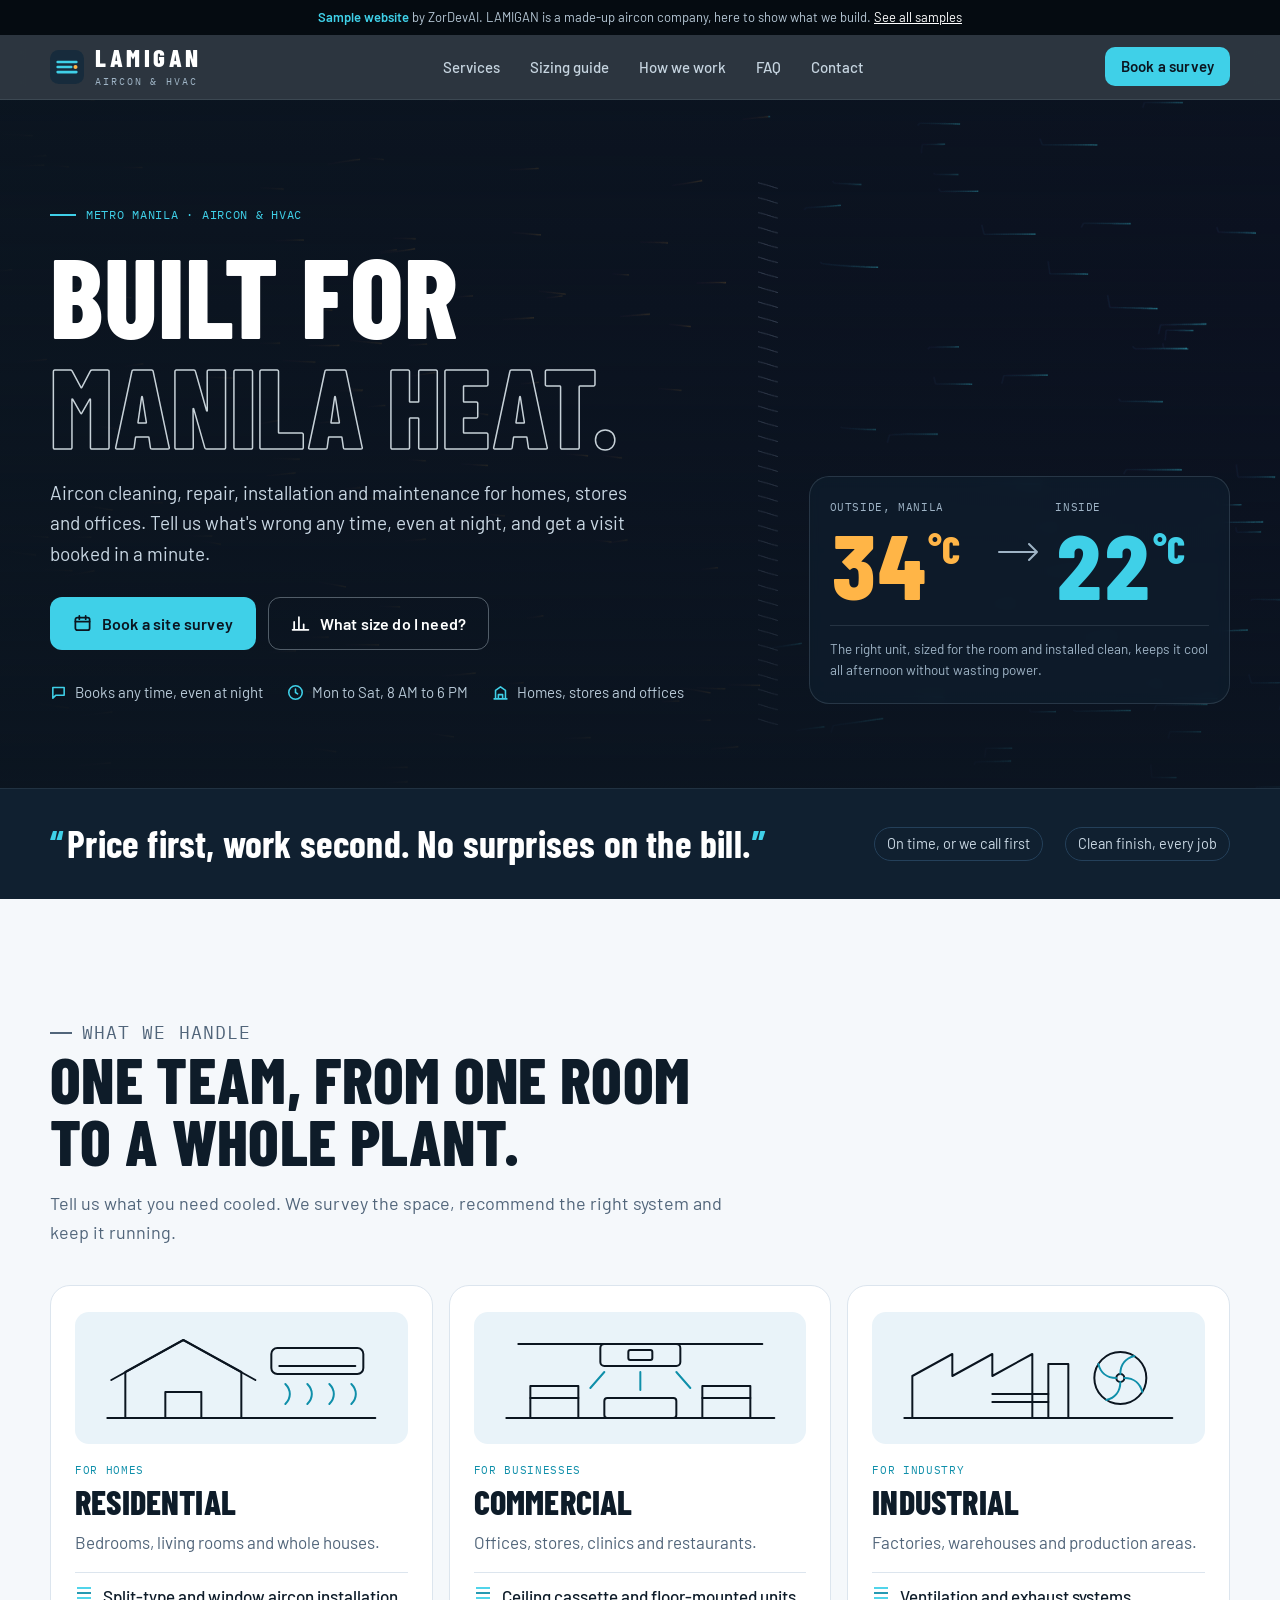
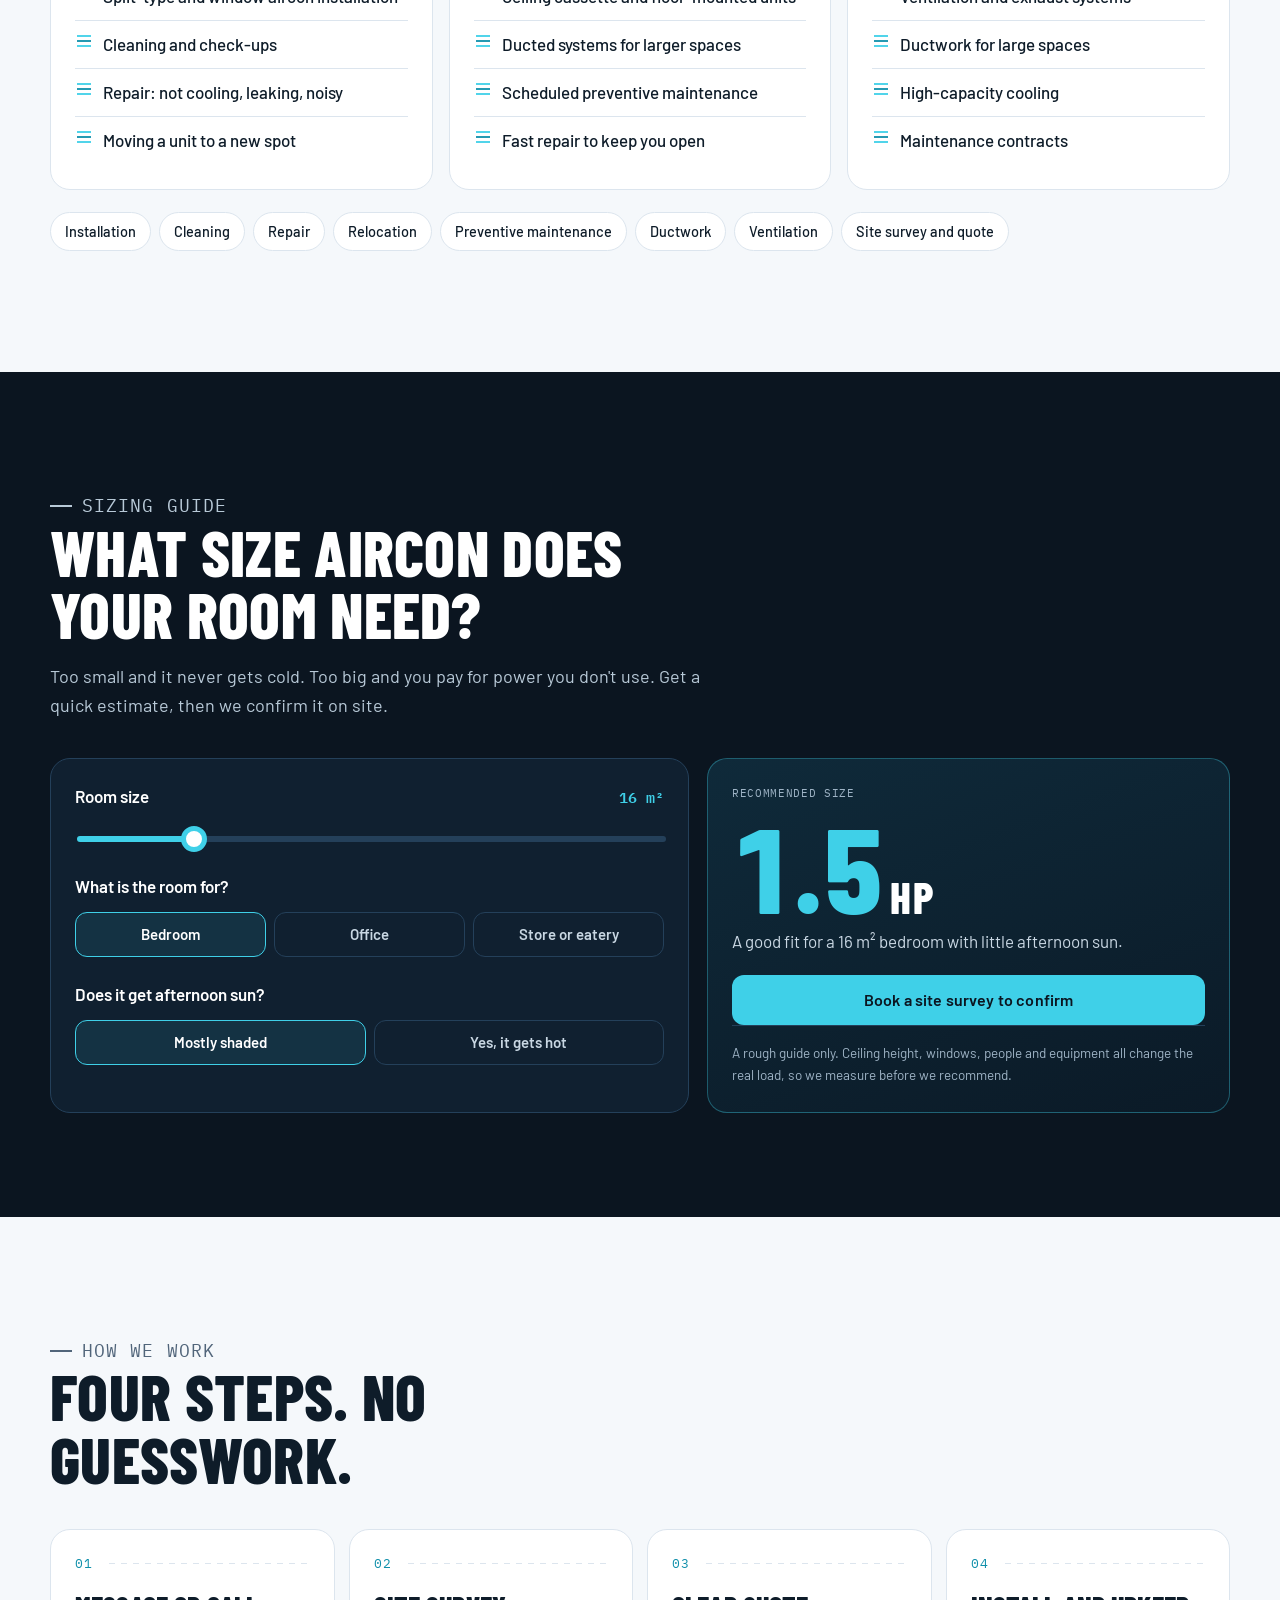
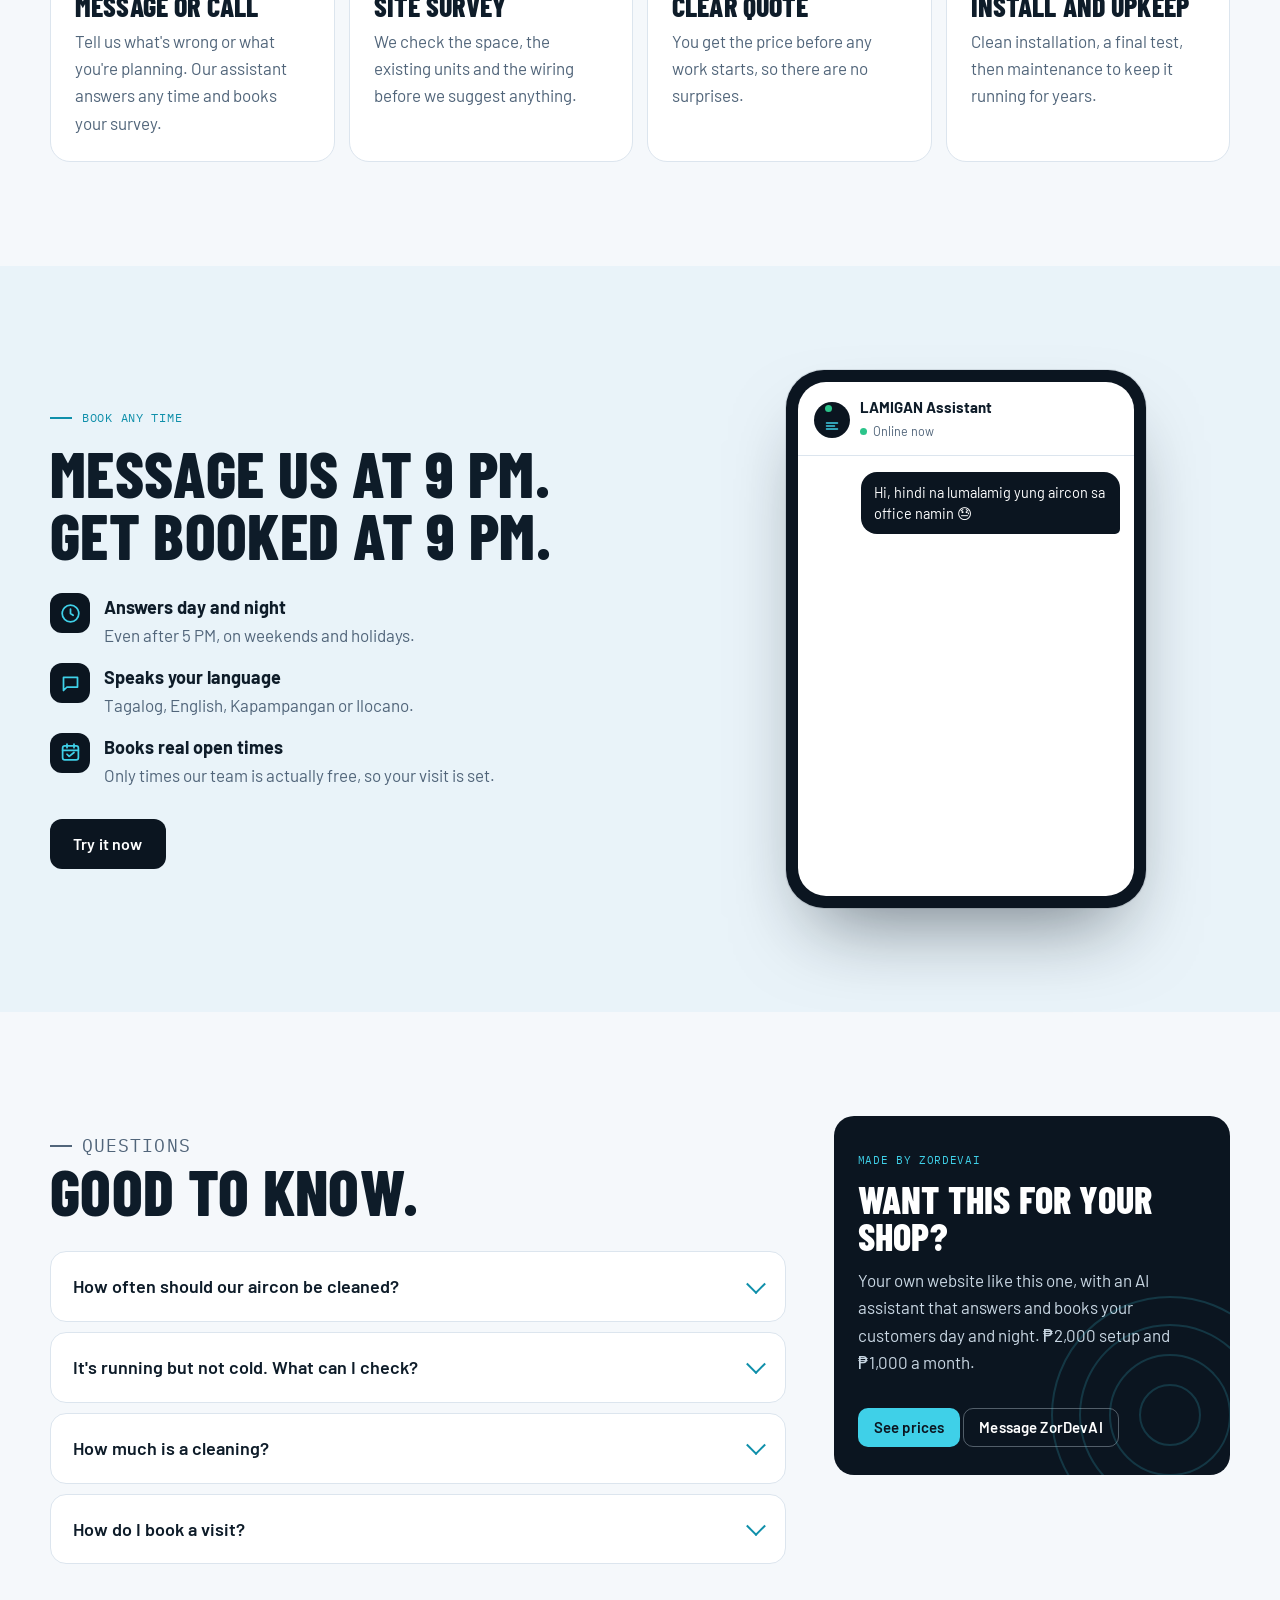
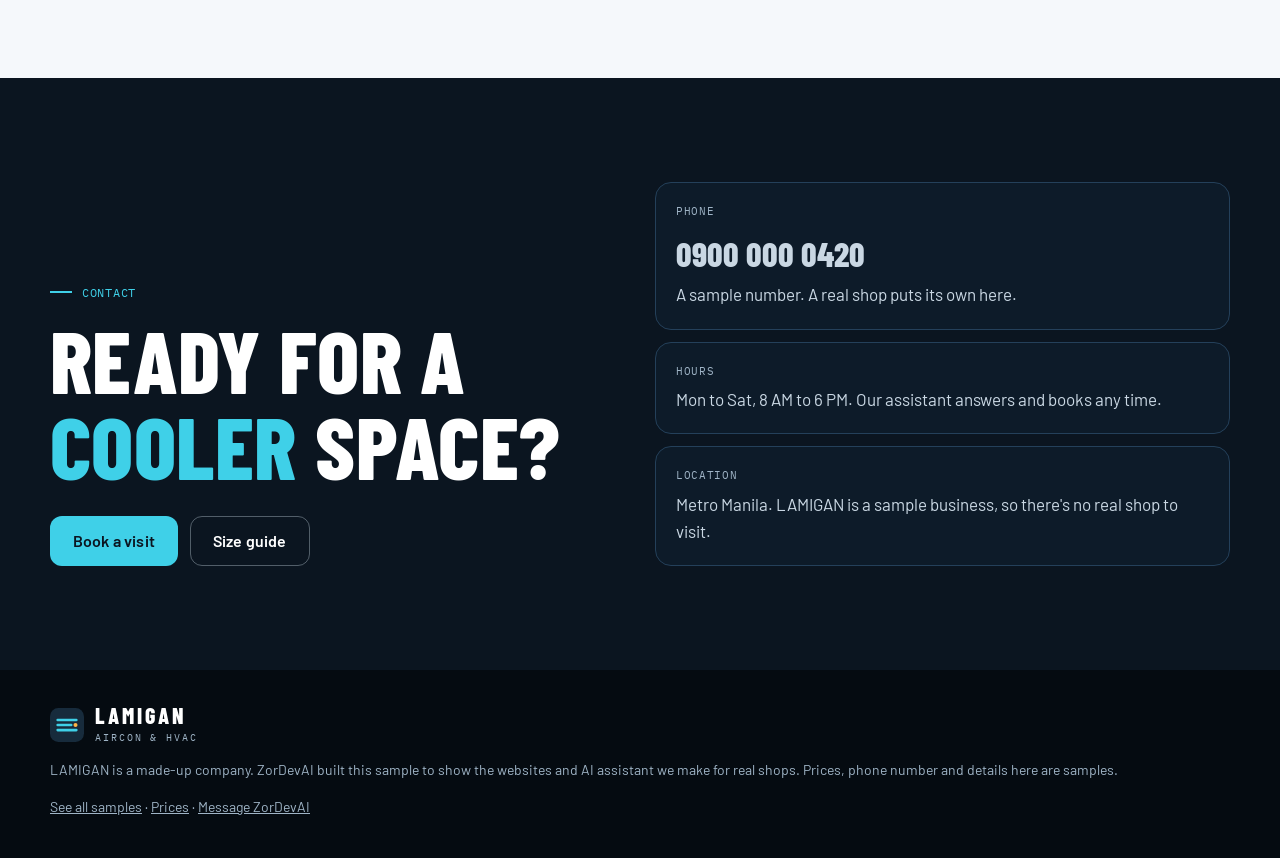
<file: lamigan/index.html>
<!doctype html>
<html lang="en">
<head>
<meta charset="utf-8">
<meta name="viewport" content="width=device-width, initial-scale=1, viewport-fit=cover">
<meta name="robots" content="noindex, nofollow">
<title>LAMIGAN Aircon & HVAC · Sample website by ZorDevAI</title>
<meta name="description" content="A sample aircon website with an AI assistant that books customers, made by ZorDevAI. LAMIGAN is a made-up company.">
<meta name="theme-color" content="#0B1520">
<link rel="icon" href="data:image/svg+xml,%3Csvg xmlns='http://www.w3.org/2000/svg' viewBox='0 0 64 64'%3E%3Crect width='64' height='64' rx='14' fill='%230B1520'/%3E%3Cpath d='M14 24h36M14 32h28M14 40h36' stroke='%233FD0E8' stroke-width='5' stroke-linecap='round'/%3E%3C/svg%3E">
<link rel="preconnect" href="https://fonts.googleapis.com">
<link rel="preconnect" href="https://fonts.gstatic.com" crossorigin>
<link href="https://fonts.googleapis.com/css2?family=Barlow+Condensed:wght@600;700;800&family=Barlow:wght@400;500;600;700&family=IBM+Plex+Mono:wght@500;600&display=swap" rel="stylesheet">
<style>
  :root {
    --ink: #0B1520;
    --ink-2: #102030;
    --steel: #172B3C;
    --line-dark: #24405A;
    --mist: #9FB4C6;
    --frost: #E9F3F9;
    --paper: #F5F8FB;
    --white: #FFFFFF;
    --text: #0E1C29;
    --muted: #51657A;
    --line: #DCE5EE;
    --cyan: #3FD0E8;
    --cyan-deep: #0F8FAA;
    --amber: #FFB547;
    --radius: 20px;
    --gutter: 16px;
    --mono: "IBM Plex Mono", ui-monospace, monospace;
    --head: "Barlow Condensed", "Arial Narrow", sans-serif;
  }
  * { box-sizing: border-box; }
  html { scroll-behavior: smooth; -webkit-text-size-adjust: 100%; }
  body {
    margin: 0;
    font-family: "Barlow", system-ui, sans-serif;
    font-size: 17px;
    line-height: 1.6;
    color: var(--text);
    background: var(--paper);
    -webkit-font-smoothing: antialiased;
  }
  img, svg, canvas { display: block; max-width: 100%; }
  a { color: inherit; }
  button { font: inherit; color: inherit; }
  .wrap { width: min(1180px, 100% - 2 * var(--gutter)); margin-inline: auto; }
  h1, h2, h3 { font-family: var(--head); font-weight: 800; line-height: .98; letter-spacing: .005em; margin: 0; text-transform: uppercase; }
  .mono { font-family: var(--mono); letter-spacing: .06em; text-transform: uppercase; }
  .sr { position: absolute; width: 1px; height: 1px; overflow: hidden; clip: rect(0 0 0 0); white-space: nowrap; }

  /* Says plainly this is a sample made for the owner, not their live site */
  .preview-bar { background: #050B11; color: #B7C8D6; font-size: 13px; text-align: center; padding: 7px var(--gutter); }
  .preview-bar b { color: var(--cyan); font-weight: 600; }

  /* Header */
  .top { position: sticky; top: 0; z-index: 40; background: rgba(11,21,32,.86); backdrop-filter: blur(12px); -webkit-backdrop-filter: blur(12px); border-bottom: 1px solid rgba(159,180,198,.14); }
  .top .wrap { display: flex; align-items: center; justify-content: space-between; gap: 14px; height: 64px; }
  .brand { display: flex; align-items: center; gap: 11px; text-decoration: none; color: var(--white); min-width: 0; }
  .brand-mark { width: 34px; height: 34px; flex: none; }
  .brand b { display: block; font-family: var(--head); font-size: 25px; font-weight: 800; letter-spacing: .14em; line-height: 1; }
  .brand small { display: block; font-family: var(--mono); font-size: 9.5px; letter-spacing: .2em; color: var(--mist); margin-top: 4px; white-space: nowrap; }
  .top nav { display: none; gap: 30px; font-size: 15px; font-weight: 500; }
  .top nav a { color: #C6D4E0; text-decoration: none; }
  .top nav a:hover { color: var(--white); }

  .btn {
    display: inline-flex; align-items: center; justify-content: center; gap: 10px;
    font: 600 16px/1 "Barlow", sans-serif; letter-spacing: .01em;
    padding: 16px 22px; border-radius: 12px; border: 1.5px solid transparent; background: none;
    text-decoration: none; cursor: pointer; white-space: nowrap; transition: transform .15s ease, background .2s ease, border-color .2s ease;
  }
  .btn:active { transform: translateY(1px); }
  .btn svg { width: 19px; height: 19px; flex: none; }
  .btn-cyan { background: var(--cyan); color: var(--ink); }
  .btn-cyan:hover { background: #6FDDEE; }
  .btn-ghost { border-color: rgba(198,212,224,.38); color: var(--white); }
  .btn-ghost:hover { background: rgba(255,255,255,.07); border-color: rgba(198,212,224,.6); }
  .btn-ink { background: var(--ink); color: var(--white); }
  .btn-ink:hover { background: var(--steel); }
  .btn-sm { padding: 11px 15px; font-size: 15px; border-radius: 10px; }
  :focus-visible { outline: 3px solid var(--cyan); outline-offset: 3px; }

  /* Hero */
  .hero { position: relative; background: var(--ink); color: var(--white); overflow: hidden; isolation: isolate; }
  .hero canvas { position: absolute; inset: 0; width: 100%; height: 100%; z-index: -2; }
  .hero::after {
    content: ""; position: absolute; inset: 0; z-index: -1; pointer-events: none;
    background:
      linear-gradient(180deg, rgba(11,21,32,.25) 0%, rgba(11,21,32,0) 30%, rgba(11,21,32,.65) 100%),
      linear-gradient(90deg, rgba(11,21,32,.92) 0%, rgba(11,21,32,.55) 55%, rgba(11,21,32,.2) 100%);
  }
  .hero .wrap { display: grid; gap: 34px; padding: 54px 0 46px; }
  .kicker { display: inline-flex; align-items: center; gap: 10px; font-size: 12px; color: var(--cyan); }
  .kicker::before { content: ""; width: 26px; height: 2px; background: var(--cyan); }
  .hero h1 { font-size: clamp(54px, 15vw, 112px); margin: 16px 0 18px; }
  .hero h1 span { display: block; color: transparent; -webkit-text-stroke: 1.5px rgba(233,243,249,.85); }
  .lead { font-size: 19px; color: #C9D7E3; max-width: 32em; margin: 0 0 28px; }
  .actions { display: flex; flex-wrap: wrap; gap: 12px; }
  .proof { display: flex; flex-wrap: wrap; gap: 10px 24px; list-style: none; padding: 0; margin: 30px 0 0; font-size: 15px; color: #B8C9D7; }
  .proof li { display: flex; align-items: center; gap: 8px; }
  .proof svg { width: 17px; height: 17px; color: var(--cyan); flex: none; }
  .proof .stars { color: var(--amber); letter-spacing: 2px; font-size: 14px; }

  .gauge {
    align-self: end; display: grid; grid-template-columns: 1fr auto 1fr; align-items: center; gap: 14px;
    background: rgba(16,32,48,.62); border: 1px solid rgba(159,180,198,.18); border-radius: var(--radius);
    padding: 22px 20px; backdrop-filter: blur(6px); -webkit-backdrop-filter: blur(6px);
  }
  .gauge-side { min-width: 0; }
  .gauge-side .mono { display: block; font-size: 10.5px; color: var(--mist); }
  .gauge-num { font-family: var(--head); font-weight: 800; font-size: clamp(58px, 16vw, 92px); line-height: .9; margin-top: 6px; font-variant-numeric: tabular-nums; }
  .gauge-num sup { font-size: .42em; vertical-align: top; margin-left: 2px; position: relative; top: .25em; }
  .hot { color: var(--amber); }
  .cold { color: var(--cyan); }
  .gauge-arrow { width: 44px; color: var(--mist); }
  .gauge-note { grid-column: 1 / -1; margin: 6px 0 0; font-size: 13.5px; color: var(--mist); border-top: 1px solid rgba(159,180,198,.16); padding-top: 12px; }

  /* Review strip */
  .quote { background: var(--ink-2); color: var(--white); border-top: 1px solid rgba(159,180,198,.12); }
  .quote .wrap { display: grid; gap: 18px; padding: 34px 0; align-items: center; }
  .quote blockquote { margin: 0; font-family: var(--head); font-weight: 700; font-size: clamp(26px, 6vw, 38px); line-height: 1.1; text-transform: none; letter-spacing: .005em; }
  .quote blockquote::before { content: "\201C"; color: var(--cyan); margin-right: 4px; }
  .quote blockquote::after { content: "\201D"; color: var(--cyan); margin-left: 2px; }
  .quote-meta { display: flex; flex-wrap: wrap; gap: 10px 22px; font-size: 14.5px; color: var(--mist); }
  .quote-meta b { color: var(--amber); font-weight: 600; letter-spacing: 2px; }
  .tagpill { border: 1px solid var(--line-dark); border-radius: 999px; padding: 4px 12px; color: #C9D7E3; }

  /* Sections */
  section.block { padding: 72px 0; }
  .eyebrow { font-size: 12px; color: var(--cyan-deep); margin: 0 0 14px; display: flex; align-items: center; gap: 10px; }
  .eyebrow::before { content: ""; width: 22px; height: 2px; background: currentColor; }
  .head { max-width: 680px; margin-bottom: 38px; }
  .head h2 { font-size: clamp(40px, 9vw, 64px); color: var(--text); }
  .head p { color: var(--muted); margin: 16px 0 0; font-size: 18px; }

  /* Services */
  .services { display: grid; gap: 16px; }
  .svc {
    background: var(--white); border: 1px solid var(--line); border-radius: var(--radius); padding: 26px 24px 24px;
    display: flex; flex-direction: column; position: relative; overflow: hidden;
  }
  .svc-art { width: 100%; height: 132px; color: var(--ink); margin-bottom: 18px; background: var(--frost); border-radius: 14px; padding: 14px; }
  .svc-art svg { width: 100%; height: 100%; }
  .svc .mono { font-size: 11px; color: var(--cyan-deep); }
  .svc h3 { font-size: 34px; margin: 6px 0 10px; }
  .svc p { margin: 0 0 16px; color: var(--muted); }
  .svc ul { list-style: none; margin: 0; padding: 0; border-top: 1px solid var(--line); }
  .svc li { padding: 10px 0 10px 28px; border-bottom: 1px solid var(--line); position: relative; font-weight: 500; }
  .svc li:last-child { border-bottom: 0; }
  .svc li::before { content: ""; position: absolute; left: 2px; top: 19px; width: 14px; height: 2px; background: var(--cyan-deep); box-shadow: 0 -5px 0 var(--cyan), 0 5px 0 var(--cyan); opacity: .9; }
  .chips { display: flex; flex-wrap: wrap; gap: 8px; margin-top: 22px; padding: 0; list-style: none; }
  .chips li { background: var(--white); border: 1px solid var(--line); border-radius: 999px; padding: 7px 14px; font-size: 14.5px; font-weight: 500; }

  /* Sizing guide */
  .sizer-sec { background: var(--ink); color: var(--white); }
  .sizer-sec .head h2 { color: var(--white); }
  .sizer-sec .head p { color: #B8C9D7; }
  .sizer-sec .eyebrow { color: var(--cyan); }
  .sizer { display: grid; gap: 18px; }
  .sizer-panel { background: var(--ink-2); border: 1px solid var(--line-dark); border-radius: var(--radius); padding: 24px; }
  .field { margin-bottom: 24px; }
  .field:last-child { margin-bottom: 0; }
  .field-label { display: flex; justify-content: space-between; align-items: baseline; gap: 12px; margin-bottom: 12px; font-weight: 600; }
  .field-label output { font-family: var(--mono); color: var(--cyan); font-size: 15px; }
  input[type=range] { width: 100%; appearance: none; -webkit-appearance: none; height: 6px; border-radius: 6px; background: linear-gradient(90deg, var(--cyan) var(--fill, 30%), var(--line-dark) var(--fill, 30%)); outline-offset: 6px; }
  input[type=range]::-webkit-slider-thumb { -webkit-appearance: none; width: 26px; height: 26px; border-radius: 50%; background: var(--white); border: 5px solid var(--cyan); cursor: pointer; }
  input[type=range]::-moz-range-thumb { width: 18px; height: 18px; border-radius: 50%; background: var(--white); border: 5px solid var(--cyan); cursor: pointer; }
  .seg { display: grid; grid-template-columns: repeat(3, 1fr); gap: 8px; }
  .seg.two { grid-template-columns: 1fr 1fr; }
  .seg input { position: absolute; opacity: 0; pointer-events: none; }
  .seg label { display: block; text-align: center; border: 1.5px solid var(--line-dark); border-radius: 12px; padding: 12px 8px; font-weight: 600; font-size: 15px; cursor: pointer; line-height: 1.25; color: #C9D7E3; }
  .seg input:checked + label { border-color: var(--cyan); color: var(--white); background: rgba(63,208,232,.1); }
  .seg input:focus-visible + label { outline: 3px solid var(--cyan); outline-offset: 2px; }
  .result { background: linear-gradient(160deg, #0F2A3A, #0B1A27); border: 1px solid rgba(63,208,232,.35); border-radius: var(--radius); padding: 26px 24px; display: flex; flex-direction: column; }
  .result .mono { font-size: 11px; color: var(--mist); }
  .result-hp { font-family: var(--head); font-weight: 800; font-size: clamp(72px, 20vw, 120px); line-height: .9; color: var(--cyan); margin: 10px 0 8px; font-variant-numeric: tabular-nums; }
  .result-hp small { font-size: .36em; color: var(--white); margin-left: 6px; letter-spacing: .04em; }
  .result p { color: #C9D7E3; margin: 0 0 20px; }
  .result .fine { font-size: 13.5px; color: var(--mist); margin-top: auto; padding-top: 16px; border-top: 1px solid var(--line-dark); margin-bottom: 0; }

  /* Process */
  .steps { display: grid; gap: 14px; counter-reset: step; list-style: none; margin: 0; padding: 0; }
  .steps li { background: var(--white); border: 1px solid var(--line); border-radius: var(--radius); padding: 24px; counter-increment: step; position: relative; }
  .steps li::before { content: "0" counter(step); font-family: var(--mono); font-size: 13px; color: var(--cyan-deep); display: block; margin-bottom: 18px; letter-spacing: .1em; }
  .steps li::after { content: ""; position: absolute; top: 33px; left: 58px; right: 24px; height: 1px; background: repeating-linear-gradient(90deg, var(--line) 0 6px, transparent 6px 12px); }
  .steps h3 { font-size: 28px; margin-bottom: 8px; }
  .steps p { margin: 0; color: var(--muted); }

  /* Assistant showcase */
  .ai-sec { background: var(--frost); }
  .ai-grid { display: grid; gap: 34px; align-items: center; }
  .ai-points { list-style: none; padding: 0; margin: 26px 0 30px; display: grid; gap: 14px; }
  .ai-points li { display: grid; grid-template-columns: 40px 1fr; gap: 14px; align-items: start; }
  .ai-points .ic { width: 40px; height: 40px; border-radius: 12px; background: var(--ink); color: var(--cyan); display: grid; place-items: center; }
  .ai-points .ic svg { width: 21px; height: 21px; }
  .ai-points b { display: block; font-size: 18px; }
  .ai-points span { color: var(--muted); }
  .phone {
    width: min(360px, 100%); margin-inline: auto; background: var(--ink); border-radius: 38px; padding: 12px;
    box-shadow: 0 40px 80px -30px rgba(11,21,32,.55), 0 0 0 1px rgba(11,21,32,.1);
  }
  .phone-screen { background: var(--white); border-radius: 28px; overflow: hidden; }
  .phone-head { display: flex; align-items: center; gap: 10px; padding: 16px 16px 12px; border-bottom: 1px solid var(--line); }
  .phone-head .av { width: 36px; height: 36px; border-radius: 50%; background: var(--ink); display: grid; place-items: center; }
  .phone-head .av svg { width: 20px; height: 20px; }
  .phone-head b { display: block; font-size: 15px; line-height: 1.2; }
  .phone-head span { font-size: 12.5px; color: var(--muted); }
  .phone-head span::before { content: ""; display: inline-block; width: 7px; height: 7px; border-radius: 50%; background: #2BC48A; margin-right: 6px; vertical-align: 1px; }
  .chat { padding: 16px 14px 18px; display: flex; flex-direction: column; gap: 10px; min-height: 360px; }
  .msg { max-width: 84%; padding: 10px 13px; border-radius: 16px; font-size: 14.5px; line-height: 1.45; opacity: 0; transform: translateY(8px); transition: opacity .45s ease, transform .45s ease; }
  .msg.show { opacity: 1; transform: none; }
  .msg.bot { background: #EEF3F7; align-self: flex-start; border-bottom-left-radius: 5px; }
  .msg.me { background: var(--ink); color: var(--white); align-self: flex-end; border-bottom-right-radius: 5px; }
  .msg-chips { display: flex; flex-wrap: wrap; gap: 6px; opacity: 0; transition: opacity .45s ease; }
  .msg-chips.show { opacity: 1; }
  .msg-chips span { border: 1.5px solid var(--cyan-deep); color: var(--cyan-deep); border-radius: 999px; padding: 6px 11px; font-size: 13px; font-weight: 600; }
  .msg-chips span.picked { background: var(--cyan-deep); color: var(--white); }
  .booked { align-self: center; font-size: 12.5px; font-family: var(--mono); letter-spacing: .04em; color: #11795A; background: #E3F6EE; border-radius: 999px; padding: 6px 12px; opacity: 0; transition: opacity .45s ease; }
  .booked.show { opacity: 1; }

  /* Areas + FAQ */
  .faq-grid { display: grid; gap: 34px; }
  .faq details { background: var(--white); border: 1px solid var(--line); border-radius: 16px; margin-bottom: 10px; }
  .faq summary { list-style: none; cursor: pointer; padding: 20px 56px 20px 22px; font-weight: 600; font-size: 18px; position: relative; }
  .faq summary::-webkit-details-marker { display: none; }
  .faq summary::after { content: ""; position: absolute; right: 22px; top: 50%; width: 12px; height: 12px; border-right: 2px solid var(--cyan-deep); border-bottom: 2px solid var(--cyan-deep); transform: translateY(-70%) rotate(45deg); transition: transform .2s ease; }
  .faq details[open] summary::after { transform: translateY(-30%) rotate(-135deg); }
  .faq details p { margin: 0; padding: 0 22px 20px; color: var(--muted); }
  .area-card { background: var(--ink); color: var(--white); border-radius: var(--radius); padding: 28px 24px; position: relative; overflow: hidden; }
  .area-card h3 { font-size: 38px; margin: 10px 0 12px; }
  .area-card p { color: #C9D7E3; margin: 0 0 22px; }
  .area-card .mono { font-size: 11px; color: var(--cyan); }
  .area-card svg.rings { position: absolute; right: -60px; bottom: -60px; width: 240px; height: 240px; color: rgba(63,208,232,.18); }

  /* Contact band */
  .contact { background: var(--ink); color: var(--white); position: relative; overflow: hidden; }
  .contact .wrap { padding: 76px 0; display: grid; gap: 30px; }
  .contact h2 { font-size: clamp(46px, 11vw, 88px); }
  .contact h2 em { font-style: normal; color: var(--cyan); }
  .contact-grid { display: grid; gap: 12px; }
  .cinfo { border: 1px solid var(--line-dark); border-radius: 16px; padding: 20px; background: rgba(16,32,48,.6); }
  .cinfo .mono { font-size: 11px; color: var(--mist); display: block; margin-bottom: 6px; }
  .cinfo a.big { font-family: var(--head); font-weight: 800; font-size: 34px; text-decoration: none; letter-spacing: .02em; }
  .cinfo p { margin: 0; color: #C9D7E3; }

  footer { background: #050B11; color: var(--mist); font-size: 14px; padding: 34px 0 120px; }
  footer .wrap { display: grid; gap: 14px; }
  footer .brand b { font-size: 22px; }
  footer p { margin: 0; }

  /* Phone call bar, leaves room on the right for the chat bubble */
  .callbar {
    position: fixed; left: 0; right: 0; bottom: 0; z-index: 30; display: grid; grid-template-columns: 1fr 1fr; gap: 10px;
    padding: 10px 84px calc(10px + env(safe-area-inset-bottom)) var(--gutter);
    background: rgba(11,21,32,.94); border-top: 1px solid rgba(159,180,198,.16); backdrop-filter: blur(10px); -webkit-backdrop-filter: blur(10px);
  }
  .callbar .btn { padding: 14px 8px; }

  .reveal { opacity: 0; transform: translateY(18px); transition: opacity .7s ease, transform .7s ease; }
  .reveal.in { opacity: 1; transform: none; }

  @media (min-width: 720px) {
    :root { --gutter: 28px; }
    .services { grid-template-columns: repeat(2, 1fr); }
    .steps { grid-template-columns: repeat(2, 1fr); }
    .contact-grid { grid-template-columns: repeat(3, 1fr); }
    .quote .wrap { grid-template-columns: 1fr auto; }
  }
  @media (min-width: 1000px) {
    .top nav { display: flex; }
    .hero .wrap { grid-template-columns: 1.25fr .75fr; padding: 96px 0 84px; gap: 56px; min-height: 640px; }
    .services { grid-template-columns: repeat(3, 1fr); }
    .sizer { grid-template-columns: 1.1fr .9fr; }
    .steps { grid-template-columns: repeat(4, 1fr); }
    .ai-grid { grid-template-columns: 1fr .9fr; gap: 64px; }
    .faq-grid { grid-template-columns: 1.3fr .7fr; gap: 48px; align-items: start; }
    .contact .wrap { grid-template-columns: 1fr 1fr; align-items: end; padding: 104px 0; }
    .contact-grid { grid-template-columns: 1fr; }
    section.block { padding: 104px 0; }
    .callbar { display: none; }
    footer { padding-bottom: 40px; }
  }
  @media (prefers-reduced-motion: reduce) {
    html { scroll-behavior: auto; }
    .reveal, .msg, .msg-chips, .booked { transition: none; opacity: 1; transform: none; }
  }
</style>
</head>
<body>

<div class="preview-bar"><b>Sample website</b> by ZorDevAI. LAMIGAN is a made-up aircon company, here to show what we build. <a href="../samples/" style="color:#fff">See all samples</a></div>

<header class="top">
  <div class="wrap">
    <a class="brand" href="#top" aria-label="LAMIGAN Aircon and HVAC, home">
      <svg class="brand-mark" viewBox="0 0 40 40" aria-hidden="true"><rect width="40" height="40" rx="10" fill="#172B3C"/><path d="M9 14h22M9 20h16M9 26h22" stroke="#3FD0E8" stroke-width="3" stroke-linecap="round"/><circle cx="30" cy="20" r="2.4" fill="#FFB547"/></svg>
      <span><b>LAMIGAN</b><small>AIRCON &amp; HVAC</small></span>
    </a>
    <nav aria-label="Main">
      <a href="#services">Services</a>
      <a href="#sizing">Sizing guide</a>
      <a href="#process">How we work</a>
      <a href="#faq">FAQ</a>
      <a href="#contact">Contact</a>
    </nav>
    <button class="btn btn-cyan btn-sm" type="button" data-chat>Book a survey</button>
  </div>
</header>

<main id="top">

<section class="hero" aria-labelledby="hero-title">
  <canvas id="air" aria-hidden="true"></canvas>
  <div class="wrap">
    <div>
      <span class="kicker mono">Metro Manila · Aircon &amp; HVAC</span>
      <h1 id="hero-title">Built for <span>Manila heat.</span></h1>
      <p class="lead">Aircon cleaning, repair, installation and maintenance for homes, stores and offices. Tell us what's wrong any time, even at night, and get a visit booked in a minute.</p>
      <div class="actions">
        <button class="btn btn-cyan" type="button" data-chat>
          <svg viewBox="0 0 24 24" fill="none" stroke="currentColor" stroke-width="2.2" stroke-linecap="round" stroke-linejoin="round" aria-hidden="true"><rect x="3" y="4.5" width="18" height="16" rx="2.5"/><path d="M3 9.5h18M8 2.5v4M16 2.5v4"/></svg>
          Book a site survey
        </button>
        <a class="btn btn-ghost" href="#sizing">
          <svg viewBox="0 0 24 24" fill="none" stroke="currentColor" stroke-width="2.2" stroke-linecap="round" stroke-linejoin="round" aria-hidden="true"><path d="M4 20V10M10 20V4M16 20v-7M22 20H2"/></svg>
          What size do I need?
        </a>
      </div>
      <ul class="proof">
        <li><svg viewBox="0 0 24 24" fill="none" stroke="currentColor" stroke-width="2.2" stroke-linecap="round" stroke-linejoin="round" aria-hidden="true"><path d="M4 5h16v11H8l-4 4z"/></svg>Books any time, even at night</li>
        <li><svg viewBox="0 0 24 24" fill="none" stroke="currentColor" stroke-width="2.2" stroke-linecap="round" aria-hidden="true"><circle cx="12" cy="12" r="9.5"/><path d="M12 7v5l3 2"/></svg>Mon to Sat, 8 AM to 6 PM</li>
        <li><svg viewBox="0 0 24 24" fill="none" stroke="currentColor" stroke-width="2.2" stroke-linecap="round" stroke-linejoin="round" aria-hidden="true"><path d="M3 21h18M5 21V9l7-5 7 5v12M9 21v-6h6v6"/></svg>Homes, stores and offices</li>
      </ul>
    </div>
    <div class="gauge" role="img" aria-label="A Manila afternoon can reach 34 degrees outside. A well-sized system keeps the room at 22 degrees.">
      <div class="gauge-side">
        <span class="mono">Outside, Manila</span>
        <div class="gauge-num hot">34<sup>°C</sup></div>
      </div>
      <svg class="gauge-arrow" viewBox="0 0 44 24" fill="none" stroke="currentColor" stroke-width="2" stroke-linecap="round" stroke-linejoin="round" aria-hidden="true"><path d="M2 12h38M32 4l8 8-8 8"/></svg>
      <div class="gauge-side">
        <span class="mono">Inside</span>
        <div class="gauge-num cold"><span id="inside">34</span><sup>°C</sup></div>
      </div>
      <p class="gauge-note">The right unit, sized for the room and installed clean, keeps it cool all afternoon without wasting power.</p>
    </div>
  </div>
</section>

<section class="quote" aria-label="Our promises">
  <div class="wrap">
    <blockquote>Price first, work second. No surprises on the bill.</blockquote>
    <div class="quote-meta">
      <span class="tagpill">On time, or we call first</span>
      <span class="tagpill">Clean finish, every job</span>
    </div>
  </div>
</section>

<section class="block" id="services" aria-labelledby="services-title">
  <div class="wrap">
    <div class="head reveal">
      <p class="eyebrow mono">What we handle</p>
      <h2 id="services-title">One team, from one room to a whole plant.</h2>
      <p>Tell us what you need cooled. We survey the space, recommend the right system and keep it running.</p>
    </div>
    <div class="services">
      <article class="svc reveal">
        <div class="svc-art" aria-hidden="true">
          <svg viewBox="0 0 280 104" fill="none" stroke="currentColor" stroke-width="2" stroke-linecap="round" stroke-linejoin="round">
            <path d="M24 92V46l58-32 58 32v46" /><path d="M10 54 82 14l72 40" /><path d="M64 92V66h36v26" />
            <rect x="170" y="22" width="92" height="26" rx="6" /><path d="M178 40h76" />
            <path d="M184 58c6 6 6 14 0 20M206 58c6 6 6 14 0 20M228 58c6 6 6 14 0 20M250 58c6 6 6 14 0 20" stroke="#0F8FAA" />
            <path d="M6 92h268" />
          </svg>
        </div>
        <span class="mono">For homes</span>
        <h3>Residential</h3>
        <p>Bedrooms, living rooms and whole houses.</p>
        <ul>
          <li>Split-type and window aircon installation</li>
          <li>Cleaning and check-ups</li>
          <li>Repair: not cooling, leaking, noisy</li>
          <li>Moving a unit to a new spot</li>
        </ul>
      </article>
      <article class="svc reveal">
        <div class="svc-art" aria-hidden="true">
          <svg viewBox="0 0 280 104" fill="none" stroke="currentColor" stroke-width="2" stroke-linecap="round" stroke-linejoin="round">
            <path d="M18 18h244" /><rect x="100" y="18" width="80" height="22" rx="4" /><rect x="128" y="24" width="24" height="10" rx="2" />
            <path d="M104 46l-14 16M176 46l14 16M140 46v18" stroke="#0F8FAA" />
            <path d="M30 92V60h48v32M202 92V60h48v32" /><path d="M30 72h48M202 72h48" />
            <rect x="104" y="72" width="72" height="20" rx="3" /><path d="M6 92h268" />
          </svg>
        </div>
        <span class="mono">For businesses</span>
        <h3>Commercial</h3>
        <p>Offices, stores, clinics and restaurants.</p>
        <ul>
          <li>Ceiling cassette and floor-mounted units</li>
          <li>Ducted systems for larger spaces</li>
          <li>Scheduled preventive maintenance</li>
          <li>Fast repair to keep you open</li>
        </ul>
      </article>
      <article class="svc reveal">
        <div class="svc-art" aria-hidden="true">
          <svg viewBox="0 0 280 104" fill="none" stroke="currentColor" stroke-width="2" stroke-linecap="round" stroke-linejoin="round">
            <path d="M14 92V50l40-22v22l40-22v22l40-22v64" /><path d="M150 92V38h20v54" />
            <circle cx="222" cy="52" r="26" /><circle cx="222" cy="52" r="4" />
            <path d="M222 48c0-10 6-16 14-18M226 52c10 0 16 6 18 14M222 56c0 10-6 16-14 18M218 52c-10 0-16-6-18-14" stroke="#0F8FAA" />
            <path d="M94 68h56M94 76h56" /><path d="M6 92h268" />
          </svg>
        </div>
        <span class="mono">For industry</span>
        <h3>Industrial</h3>
        <p>Factories, warehouses and production areas.</p>
        <ul>
          <li>Ventilation and exhaust systems</li>
          <li>Ductwork for large spaces</li>
          <li>High-capacity cooling</li>
          <li>Maintenance contracts</li>
        </ul>
      </article>
    </div>
    <ul class="chips reveal" aria-label="All services">
      <li>Installation</li><li>Cleaning</li><li>Repair</li><li>Relocation</li><li>Preventive maintenance</li><li>Ductwork</li><li>Ventilation</li><li>Site survey and quote</li>
    </ul>
  </div>
</section>

<section class="block sizer-sec" id="sizing" aria-labelledby="sizing-title">
  <div class="wrap">
    <div class="head reveal">
      <p class="eyebrow mono">Sizing guide</p>
      <h2 id="sizing-title">What size aircon does your room need?</h2>
      <p>Too small and it never gets cold. Too big and you pay for power you don't use. Get a quick estimate, then we confirm it on site.</p>
    </div>
    <div class="sizer reveal">
      <form class="sizer-panel" id="sizer" onsubmit="return false">
        <div class="field">
          <div class="field-label"><label for="area">Room size</label><output id="area-out" for="area">16 m²</output></div>
          <input type="range" id="area" min="6" max="60" step="1" value="16">
        </div>
        <fieldset class="field" style="border:0;padding:0;margin:0 0 24px">
          <legend class="field-label" style="padding:0">What is the room for?</legend>
          <div class="seg">
            <input type="radio" name="use" id="use-bed" value="1" checked><label for="use-bed">Bedroom</label>
            <input type="radio" name="use" id="use-office" value="1.1"><label for="use-office">Office</label>
            <input type="radio" name="use" id="use-store" value="1.25"><label for="use-store">Store or eatery</label>
          </div>
        </fieldset>
        <fieldset class="field" style="border:0;padding:0;margin:0">
          <legend class="field-label" style="padding:0">Does it get afternoon sun?</legend>
          <div class="seg two">
            <input type="radio" name="sun" id="sun-no" value="1" checked><label for="sun-no">Mostly shaded</label>
            <input type="radio" name="sun" id="sun-yes" value="1.15"><label for="sun-yes">Yes, it gets hot</label>
          </div>
        </fieldset>
      </form>
      <div class="result" aria-live="polite">
        <span class="mono">Recommended size</span>
        <div class="result-hp" id="hp">1.5<small>HP</small></div>
        <p id="hp-note">A good fit for a 16 m² bedroom with little afternoon sun.</p>
        <button class="btn btn-cyan" type="button" data-chat>Book a site survey to confirm</button>
        <p class="fine">A rough guide only. Ceiling height, windows, people and equipment all change the real load, so we measure before we recommend.</p>
      </div>
    </div>
  </div>
</section>

<section class="block" id="process" aria-labelledby="process-title">
  <div class="wrap">
    <div class="head reveal">
      <p class="eyebrow mono">How we work</p>
      <h2 id="process-title">Four steps. No guesswork.</h2>
    </div>
    <ol class="steps">
      <li class="reveal"><h3>Message or call</h3><p>Tell us what's wrong or what you're planning. Our assistant answers any time and books your survey.</p></li>
      <li class="reveal"><h3>Site survey</h3><p>We check the space, the existing units and the wiring before we suggest anything.</p></li>
      <li class="reveal"><h3>Clear quote</h3><p>You get the price before any work starts, so there are no surprises.</p></li>
      <li class="reveal"><h3>Install and upkeep</h3><p>Clean installation, a final test, then maintenance to keep it running for years.</p></li>
    </ol>
  </div>
</section>

<section class="block ai-sec" aria-labelledby="ai-title">
  <div class="wrap ai-grid">
    <div class="reveal">
      <p class="eyebrow mono">Book any time</p>
      <h2 id="ai-title" style="font-size:clamp(40px,9vw,64px)">Message us at 9 PM. Get booked at 9 PM.</h2>
      <ul class="ai-points">
        <li><span class="ic"><svg viewBox="0 0 24 24" fill="none" stroke="currentColor" stroke-width="2" stroke-linecap="round" stroke-linejoin="round" aria-hidden="true"><circle cx="12" cy="12" r="9.5"/><path d="M12 7v5l3 2"/></svg></span><div><b>Answers day and night</b><span>Even after 5 PM, on weekends and holidays.</span></div></li>
        <li><span class="ic"><svg viewBox="0 0 24 24" fill="none" stroke="currentColor" stroke-width="2" stroke-linecap="round" stroke-linejoin="round" aria-hidden="true"><path d="M4 5h16v11H8l-4 4z"/></svg></span><div><b>Speaks your language</b><span>Tagalog, English, Kapampangan or Ilocano.</span></div></li>
        <li><span class="ic"><svg viewBox="0 0 24 24" fill="none" stroke="currentColor" stroke-width="2" stroke-linecap="round" stroke-linejoin="round" aria-hidden="true"><rect x="3" y="4.5" width="18" height="16" rx="2.5"/><path d="M3 9.5h18M8 2.5v4M16 2.5v4M8 14l2.5 2.5L16 12"/></svg></span><div><b>Books real open times</b><span>Only times our team is actually free, so your visit is set.</span></div></li>
      </ul>
      <button class="btn btn-ink" type="button" data-chat>Try it now</button>
    </div>
    <div class="phone reveal" aria-label="Example chat with the LAMIGAN assistant">
      <div class="phone-screen">
        <div class="phone-head">
          <span class="av"><svg viewBox="0 0 40 40" aria-hidden="true"><path d="M9 14h22M9 20h16M9 26h22" stroke="#3FD0E8" stroke-width="3" stroke-linecap="round"/></svg></span>
          <div><b>LAMIGAN Assistant</b><span>Online now</span></div>
        </div>
        <div class="chat" id="demo-chat">
          <div class="msg me">Hi, hindi na lumalamig yung aircon sa office namin 😓</div>
          <div class="msg bot">Naku, mahirap 'yan lalo na ngayong mainit. May bakante kami bukas ng umaga. Alin ang mas okay sa inyo?</div>
          <div class="msg-chips"><span>Bukas 8–10 AM</span><span class="pick">Bukas 10–12 NN</span><span>Huwebes 1–3 PM</span></div>
          <div class="msg me">Bukas 10–12 NN</div>
          <div class="msg bot">Sige po, naka-hold na 'yan. Ano po ang pangalan ninyo?</div>
          <div class="booked">✓ Booked · Tomorrow, 10 AM–12 NN</div>
        </div>
      </div>
    </div>
  </div>
</section>

<section class="block" id="faq" aria-labelledby="faq-title">
  <div class="wrap faq-grid">
    <div>
      <div class="head reveal" style="margin-bottom:28px">
        <p class="eyebrow mono">Questions</p>
        <h2 id="faq-title">Good to know.</h2>
      </div>
      <div class="faq reveal">
        <details>
          <summary>How often should our aircon be cleaned?</summary>
          <p>For most homes, every 3 to 6 months. Offices, stores and units that run all day need it more often. A clean unit cools faster and uses less power.</p>
        </details>
        <details>
          <summary>It's running but not cold. What can I check?</summary>
          <p>Make sure it's on Cool, not Fan, and look at the filter. A thick layer of dust can stop it from cooling. If it's still warm after that, book a visit and we'll find the cause.</p>
        </details>
        <details>
          <summary>How much is a cleaning?</summary>
          <p>Window-type from ₱600 and split-type from ₱900, depending on the size. These are sample prices for this demo; a real shop shows its own.</p>
        </details>
        <details>
          <summary>How do I book a visit?</summary>
          <p>Chat with our assistant on this page any time, even late at night. It shows the times our team is free and books you in on the spot.</p>
        </details>
      </div>
    </div>
    <aside class="area-card reveal">
      <svg class="rings" viewBox="0 0 240 240" fill="none" stroke="currentColor" stroke-width="2" aria-hidden="true"><circle cx="120" cy="120" r="30"/><circle cx="120" cy="120" r="60"/><circle cx="120" cy="120" r="90"/><circle cx="120" cy="120" r="118"/></svg>
      <span class="mono">Made by ZorDevAI</span>
      <h3>Want this for your shop?</h3>
      <p>Your own website like this one, with an AI assistant that answers and books your customers day and night. ₱2,000 setup and ₱1,000 a month.</p>
      <a class="btn btn-cyan btn-sm" href="../pricing/">See prices</a>
      <a class="btn btn-ghost btn-sm" href="https://m.me/61595403575723" target="_blank" rel="noopener" style="margin-top:10px">Message ZorDevAI</a>
    </aside>
  </div>
</section>

<section class="contact" id="contact" aria-labelledby="contact-title">
  <div class="wrap">
    <div class="reveal">
      <p class="eyebrow mono" style="color:var(--cyan)">Contact</p>
      <h2 id="contact-title">Ready for a <em>cooler</em> space?</h2>
      <div class="actions" style="margin-top:28px">
        <button class="btn btn-cyan" type="button" data-chat>Book a visit</button>
        <a class="btn btn-ghost" href="#sizing">Size guide</a>
      </div>
    </div>
    <div class="contact-grid reveal">
      <div class="cinfo"><span class="mono">Phone</span><p class="big" style="font-family:var(--head);font-weight:800;font-size:34px;margin:0">0900 000 0420</p><p>A sample number. A real shop puts its own here.</p></div>
      <div class="cinfo"><span class="mono">Hours</span><p>Mon to Sat, 8 AM to 6 PM. Our assistant answers and books any time.</p></div>
      <div class="cinfo"><span class="mono">Location</span><p>Metro Manila. LAMIGAN is a sample business, so there's no real shop to visit.</p></div>
    </div>
  </div>
</section>

</main>

<footer>
  <div class="wrap">
    <a class="brand" href="#top" aria-label="Back to top">
      <svg class="brand-mark" viewBox="0 0 40 40" aria-hidden="true"><rect width="40" height="40" rx="10" fill="#172B3C"/><path d="M9 14h22M9 20h16M9 26h22" stroke="#3FD0E8" stroke-width="3" stroke-linecap="round"/><circle cx="30" cy="20" r="2.4" fill="#FFB547"/></svg>
      <span><b>LAMIGAN</b><small>AIRCON &amp; HVAC</small></span>
    </a>
    <p>LAMIGAN is a made-up company. ZorDevAI built this sample to show the websites and AI assistant we make for real shops. Prices, phone number and details here are samples.</p>
    <p><a href="../samples/">See all samples</a> · <a href="../pricing/">Prices</a> · <a href="https://m.me/61595403575723" target="_blank" rel="noopener">Message ZorDevAI</a></p>
  </div>
</footer>

<div class="callbar">
  <a class="btn btn-ghost" href="#sizing">Size guide</a>
  <button class="btn btn-cyan" type="button" data-chat>Book</button>
</div>

<script src="https://zordevai-assistant.zordevai-assistant.workers.dev/widget.js" data-client="lamigan-sample" defer></script>
<script>
(function () {
  var reduce = window.matchMedia("(prefers-reduced-motion: reduce)").matches;

  // "Book" buttons open the assistant. Until it loads, they show the example chat instead.
  document.querySelectorAll("[data-chat]").forEach(function (b) {
    b.addEventListener("click", function () {
      if (window.zdOpenChat) window.zdOpenChat();
      else document.querySelector(".ai-sec").scrollIntoView({ behavior: reduce ? "auto" : "smooth" });
    });
  });

  // Hero airflow: warm air drifts in from the left, passes the louvers, and leaves cool.
  var canvas = document.getElementById("air");
  var ctx = canvas.getContext("2d");
  var W = 0, H = 0, dpr = 1, louver = 0, parts = [], running = false;
  function size() {
    dpr = Math.min(window.devicePixelRatio || 1, 2);
    W = canvas.clientWidth; H = canvas.clientHeight;
    canvas.width = W * dpr; canvas.height = H * dpr;
    ctx.setTransform(dpr, 0, 0, dpr, 0, 0);
    louver = W < 1000 ? W * 0.5 : W * 0.6;
    var n = Math.round(Math.min(220, Math.max(70, W * H / 7000)));
    parts = [];
    for (var i = 0; i < n; i++) parts.push(spawn(Math.random() * W));
    ctx.fillStyle = "#0B1520"; ctx.fillRect(0, 0, W, H);
  }
  function spawn(x) {
    var p = { x: x, y0: Math.random() * H, v: 0.6 + Math.random() * 0.9, ph: Math.random() * 6.28, a: 6 + Math.random() * 16 };
    p.y = p.py = p.y0 + Math.sin(x * 0.011 + p.ph) * p.a;
    p.px = x;
    return p;
  }
  function drawLouvers() {
    ctx.strokeStyle = "rgba(159,180,198,0.10)"; ctx.lineWidth = 1;
    for (var y = H * 0.12; y < H * 0.9; y += 18) {
      ctx.beginPath(); ctx.moveTo(louver - 10, y); ctx.lineTo(louver + 10, y + 7); ctx.stroke();
    }
  }
  function step() {
    ctx.fillStyle = "rgba(11,21,32,0.09)"; ctx.fillRect(0, 0, W, H);
    drawLouvers();
    ctx.lineWidth = 1.6;
    for (var i = 0; i < parts.length; i++) {
      var p = parts[i];
      var past = p.x > louver;
      var calm = past ? Math.max(0.15, 1 - (p.x - louver) / 160) : 1;
      p.px = p.x; p.py = p.y;
      p.x += p.v * (past ? 1.7 : 1);
      p.y = p.y0 + Math.sin(p.x * 0.011 + p.ph) * p.a * calm;
      ctx.strokeStyle = past ? "rgba(63,208,232," + (0.8 * (0.5 + p.v / 3)) + ")" : "rgba(255,181,71," + (0.45 * (0.5 + p.v / 3)) + ")";
      ctx.beginPath(); ctx.moveTo(p.px, p.py); ctx.lineTo(p.x, p.y); ctx.stroke();
      if (p.x > W + 10) parts[i] = spawn(-10);
    }
  }
  function loop() { if (!running) return; step(); requestAnimationFrame(loop); }
  size();
  if (reduce) { for (var k = 0; k < 260; k++) step(); }
  else {
    new IntersectionObserver(function (es) {
      var vis = es[0].isIntersecting;
      if (vis && !running) { running = true; requestAnimationFrame(loop); }
      if (!vis) running = false;
    }).observe(canvas);
  }
  var rt; window.addEventListener("resize", function () { clearTimeout(rt); rt = setTimeout(function () { size(); if (reduce) for (var k = 0; k < 260; k++) step(); }, 150); });

  // Inside temperature counts down from 34 to 22.
  var inside = document.getElementById("inside");
  if (reduce) inside.textContent = "22";
  else {
    var t = 34, timer = setInterval(function () { t -= 1; inside.textContent = t; if (t <= 22) clearInterval(timer); }, 90);
  }

  // Sizing guide: about 600 BTU/h per square metre for a shaded bedroom in a hot climate,
  // more for offices, stores and sunny rooms, then the nearest common unit size up.
  var sizes = [[7000, "0.75"], [9000, "1"], [12000, "1.5"], [18000, "2"], [24000, "2.5"], [28000, "3"]];
  var area = document.getElementById("area"), out = document.getElementById("area-out");
  var hp = document.getElementById("hp"), note = document.getElementById("hp-note");
  var names = { "1": "bedroom", "1.1": "office", "1.25": "store or eatery" };
  function calc() {
    var a = +area.value;
    var use = document.querySelector("input[name=use]:checked").value;
    var sun = document.querySelector("input[name=sun]:checked").value;
    var need = a * 600 * +use * +sun;
    out.textContent = a + " m²";
    area.style.setProperty("--fill", ((a - 6) / 54 * 100) + "%");
    var pick = null;
    for (var i = 0; i < sizes.length; i++) { if (sizes[i][0] >= need) { pick = sizes[i][1]; break; } }
    var where = "a " + a + " m² " + names[use] + (sun === "1" ? " with little afternoon sun." : " that gets the afternoon sun.");
    if (pick) { hp.innerHTML = pick + "<small>HP</small>"; note.textContent = "A good fit for " + where; }
    else { hp.innerHTML = "3+<small>HP</small>"; note.textContent = "For " + where + " This usually needs two units or a ducted system. Let us survey it."; }
  }
  document.getElementById("sizer").addEventListener("input", calc);
  calc();

  // Reveal sections as they scroll in, and play the example chat once.
  var chat = document.getElementById("demo-chat");
  var chatItems = chat.querySelectorAll(".msg, .msg-chips, .booked");
  function playChat() {
    chatItems.forEach(function (el, i) {
      setTimeout(function () {
        el.classList.add("show");
        if (el.textContent.indexOf("Bukas 10–12 NN") === 0 && el.classList.contains("me")) {
          var pick = chat.querySelector(".pick"); if (pick) pick.classList.add("picked");
        }
      }, reduce ? 0 : 500 + i * 900);
    });
  }
  if (!("IntersectionObserver" in window) || reduce) {
    document.querySelectorAll(".reveal").forEach(function (el) { el.classList.add("in"); });
    playChat();
  } else {
    var io = new IntersectionObserver(function (es) {
      es.forEach(function (e) {
        if (!e.isIntersecting) return;
        e.target.classList.add("in");
        if (e.target.classList.contains("phone")) playChat();
        io.unobserve(e.target);
      });
    }, { threshold: 0.15 });
    document.querySelectorAll(".reveal").forEach(function (el) { io.observe(el); });
  }
})();
</script>
</body>
</html>
</file>
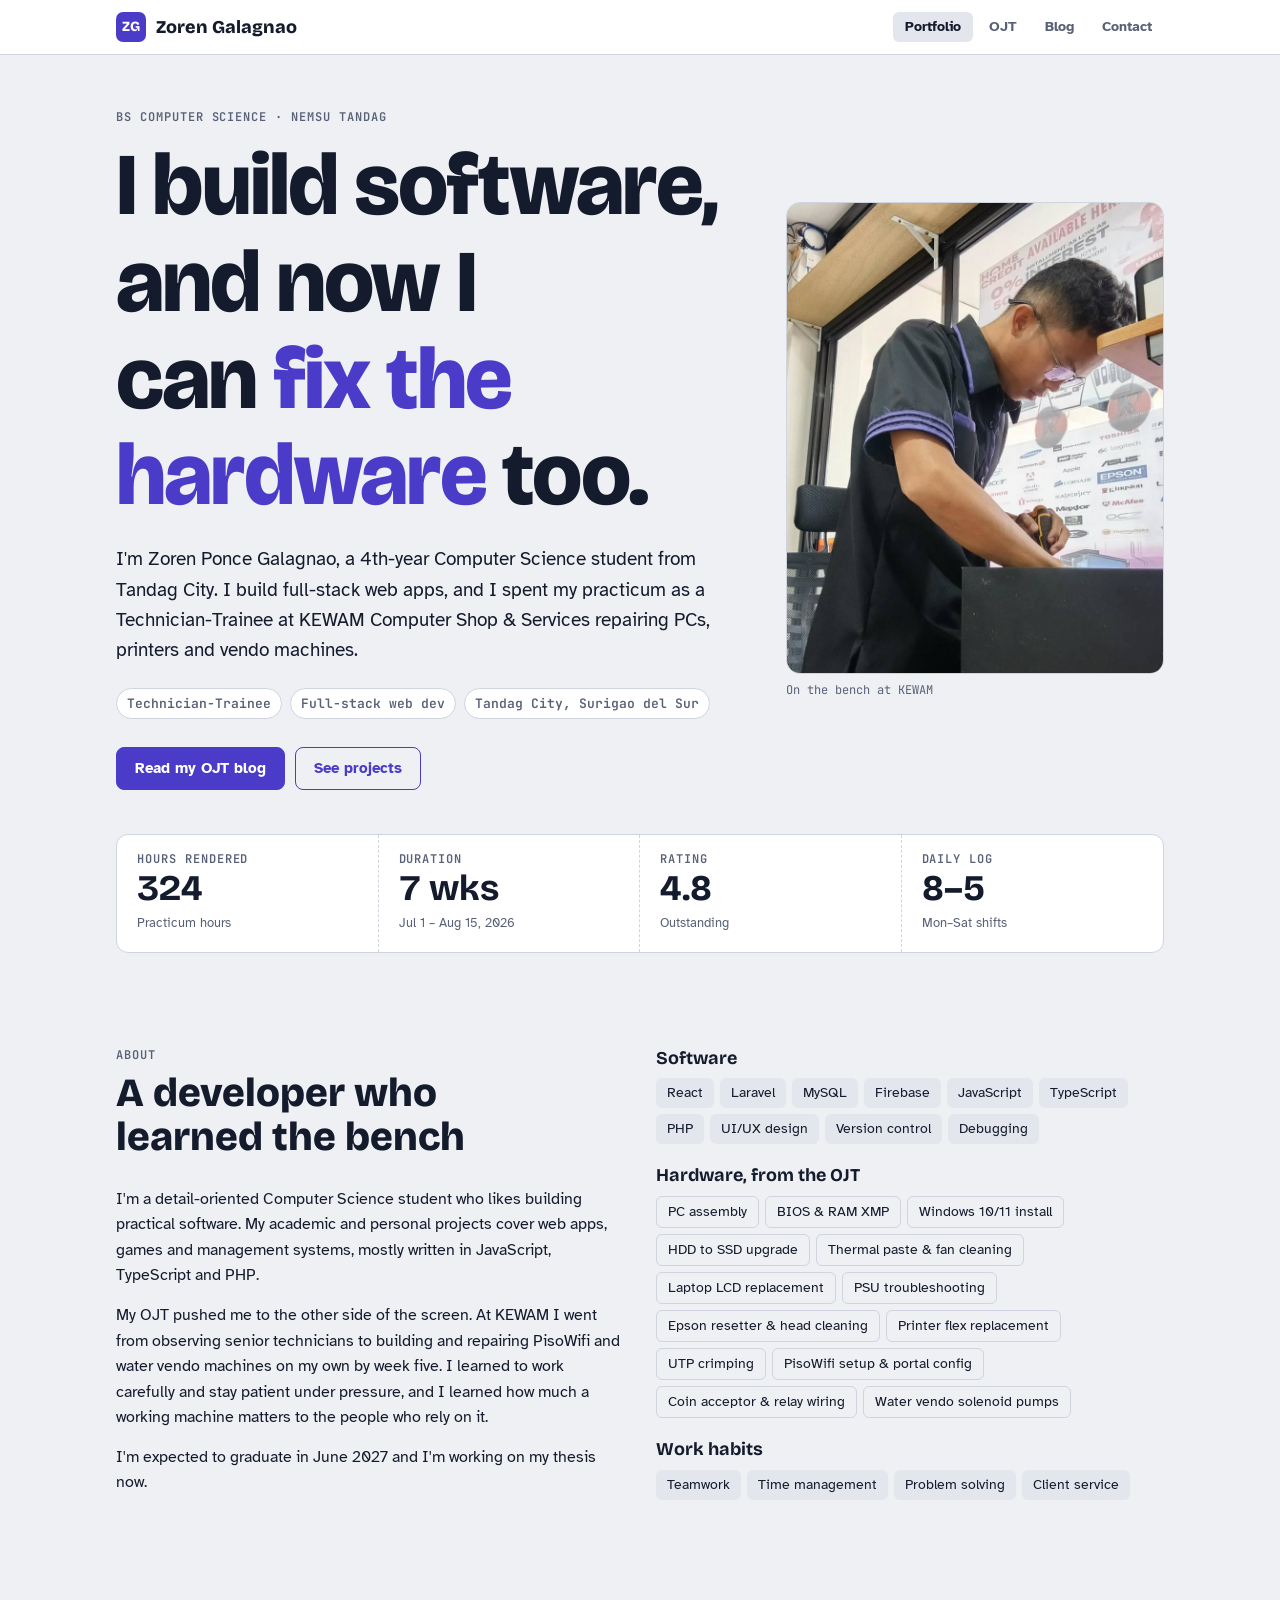
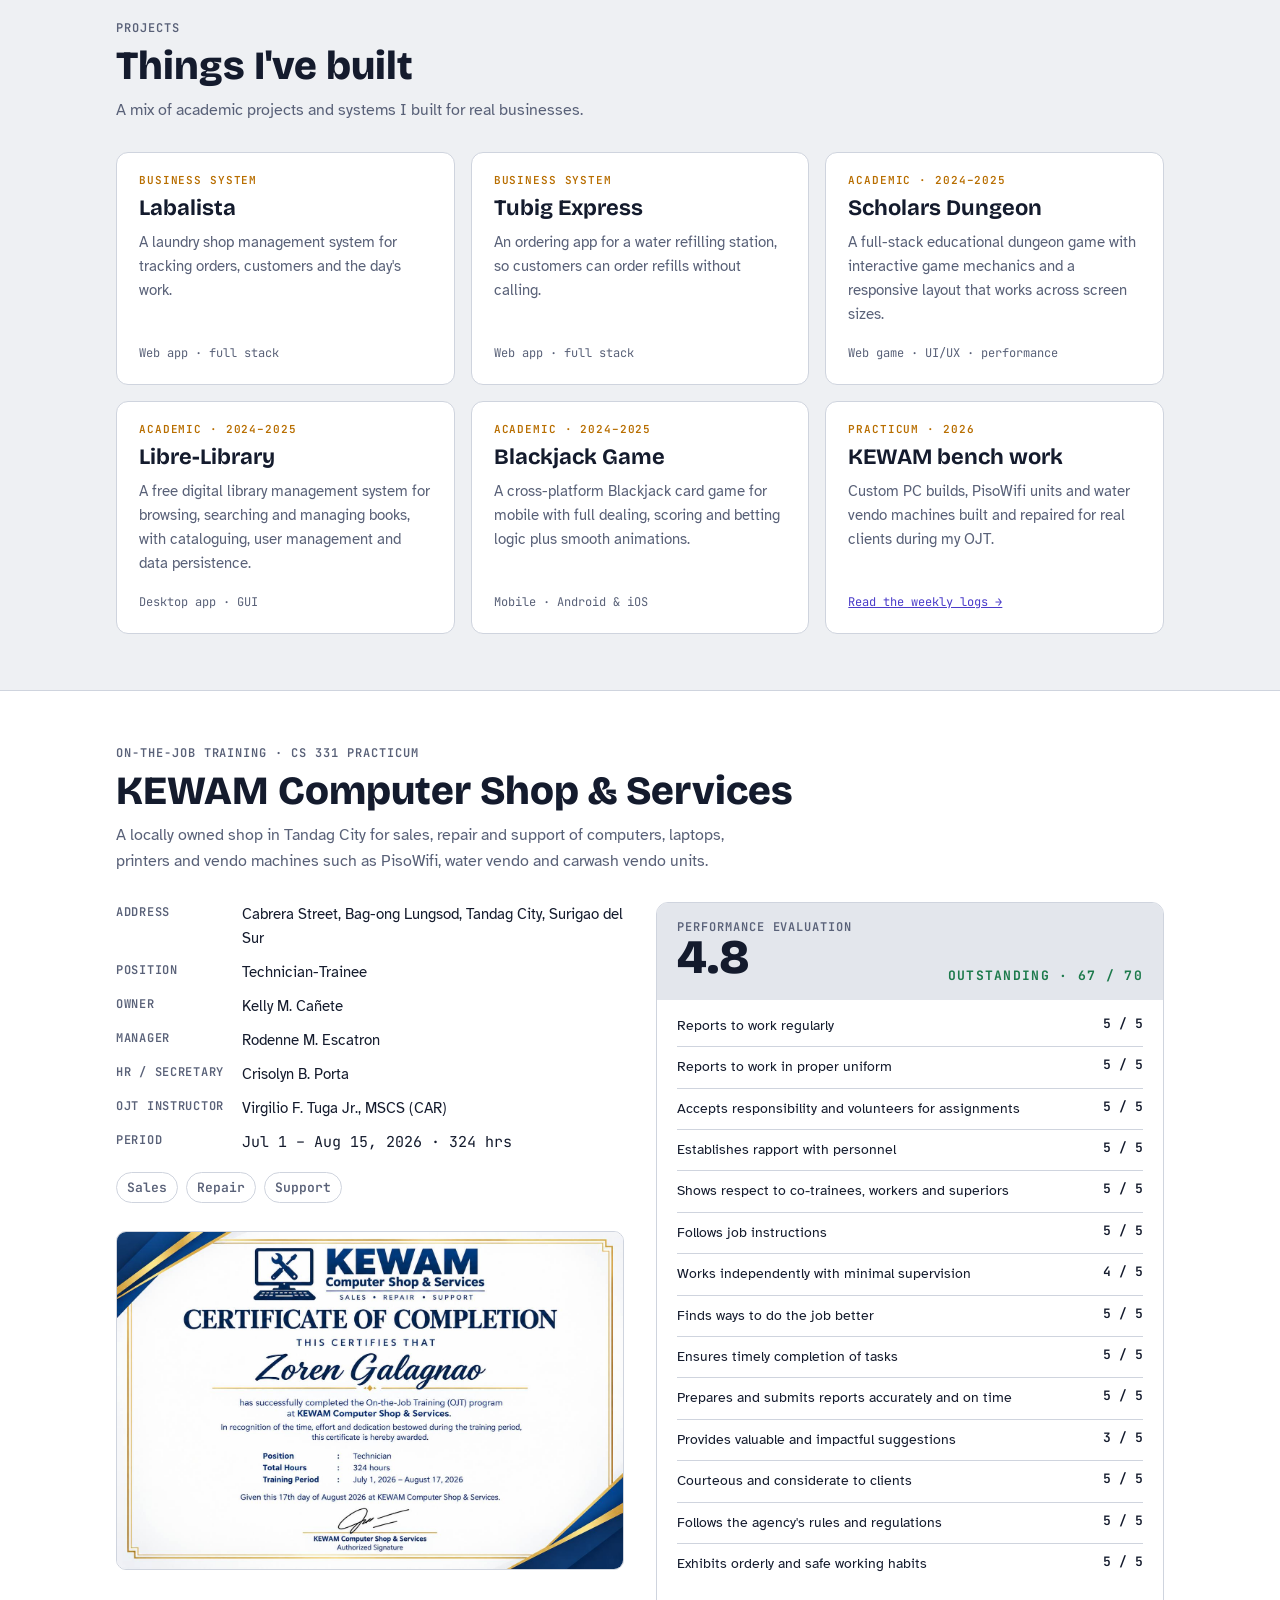
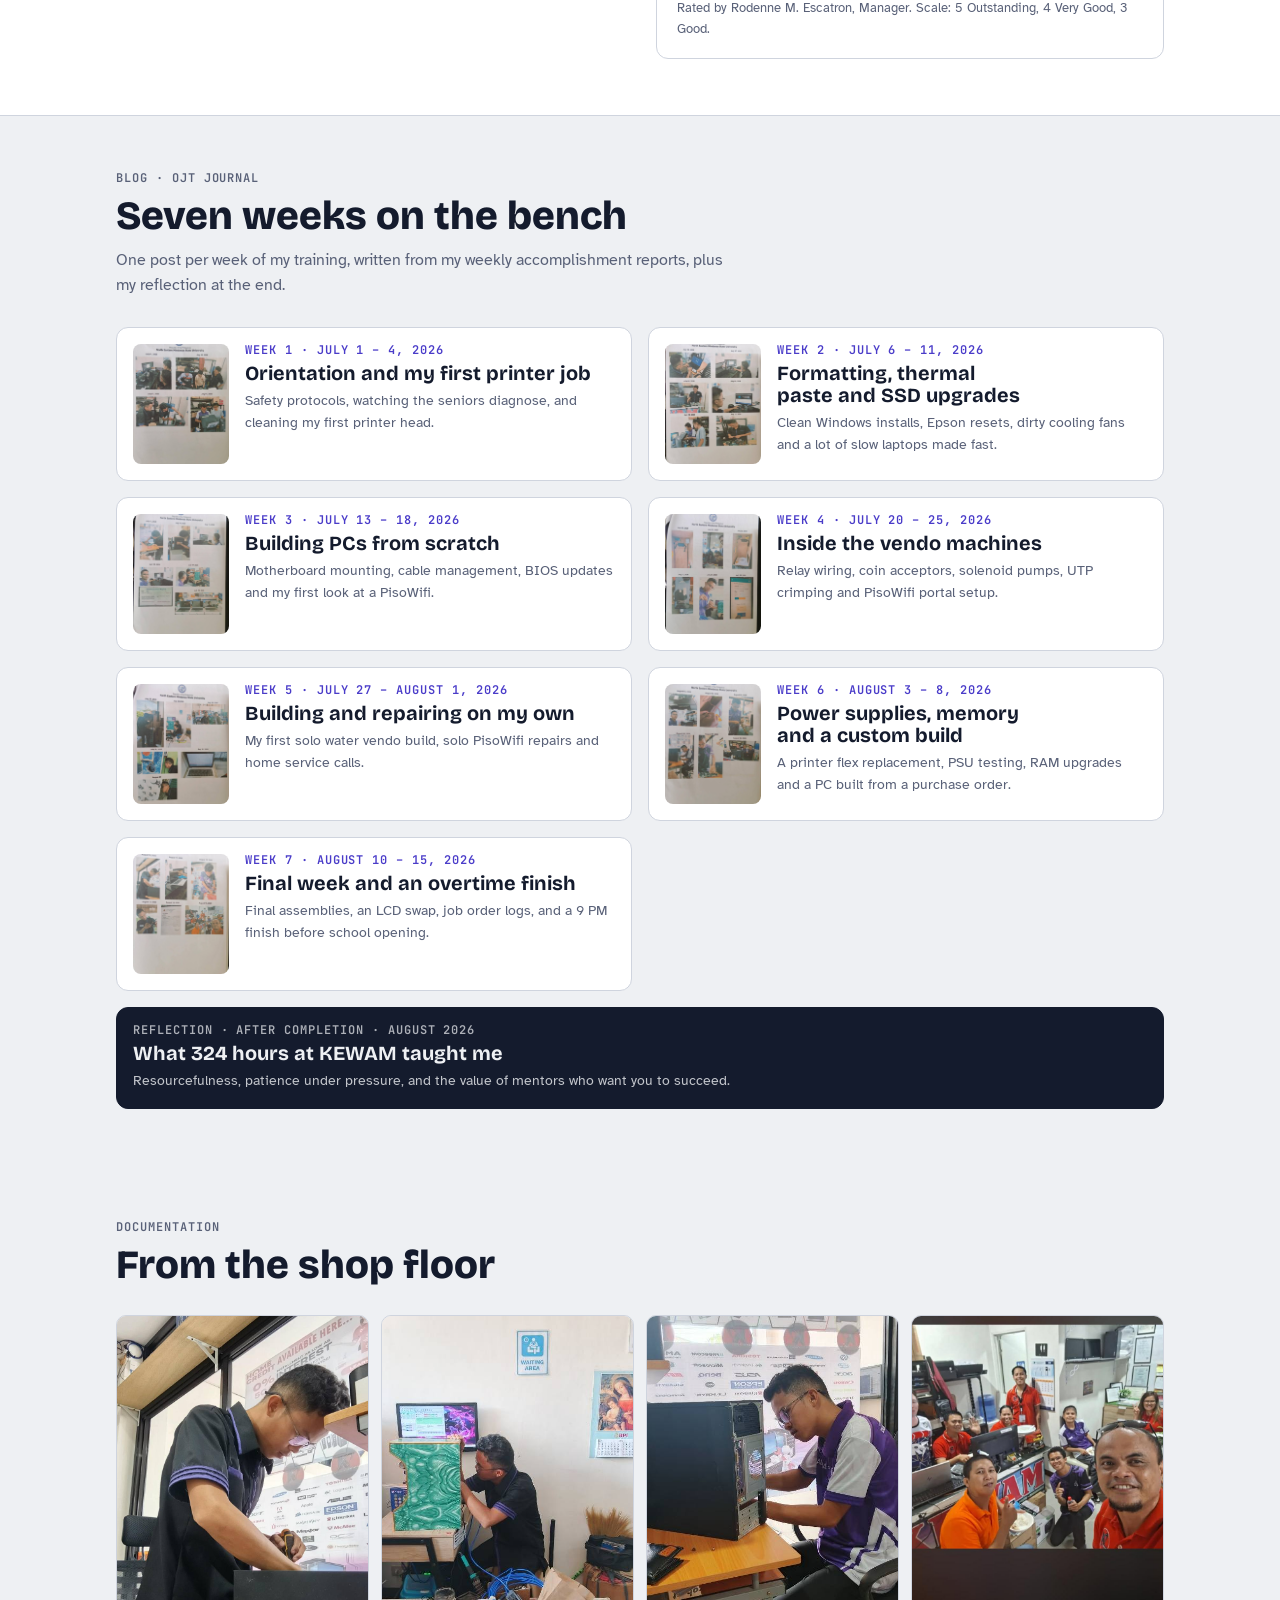
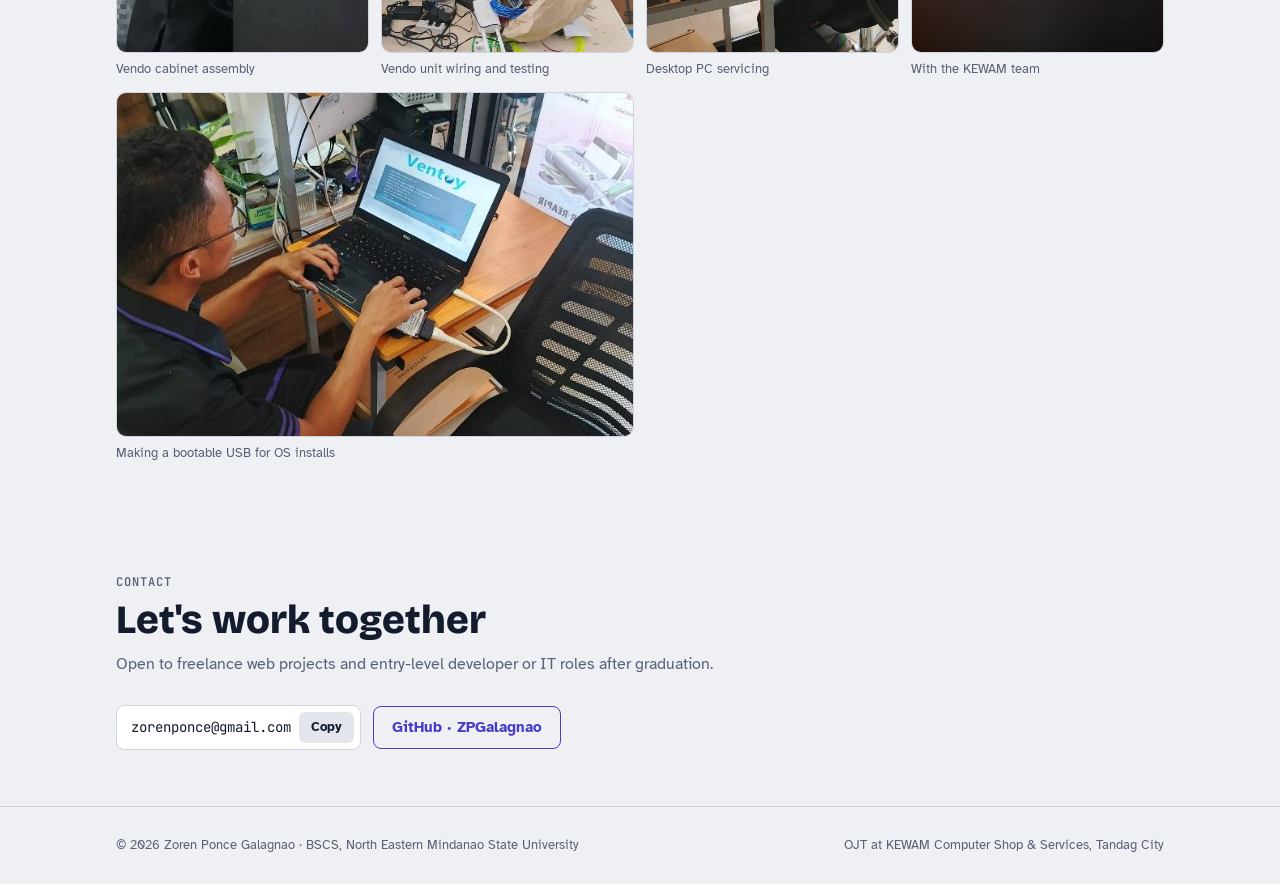
<file: ojt-portfolio/index.html>
<!doctype html>
<html lang="en">
<head>
<meta charset="utf-8">
<meta name="viewport" content="width=device-width, initial-scale=1, viewport-fit=cover">
<meta name="description" content="Portfolio and OJT blog of Zoren Ponce Galagnao, BSCS student at NEMSU, Technician-Trainee at KEWAM Computer Shop &amp; Services.">
<style>img{max-width:100%}[hidden]{display:none!important}</style>
<title>Zoren Galagnao Portfolio</title>
<meta name="claude:viewport-fit-sides" content="cover">
<link rel="preconnect" href="https://fonts.googleapis.com">
<link rel="preconnect" href="https://fonts.gstatic.com" crossorigin>
<link rel="stylesheet" href="https://fonts.googleapis.com/css2?family=Bricolage+Grotesque:opsz,wght@12..96,500;12..96,700;12..96,800&family=Atkinson+Hyperlegible:ital,wght@0,400;0,700;1,400&family=JetBrains+Mono:wght@400;600&display=swap">
<style>
/* Layout: a technician's work-order — portfolio up top, OJT summary card, then a blog of weekly "job logs" with time-log tables. */
:root{
  --bg:#eef0f3; --surface:#ffffff; --sunk:#e3e6ec; --ink:#141b2d; --muted:#596178; --line:#cfd4de;
  --accent:#4a3cc9; --accent-ink:#ffffff; --amber:#b86e00; --ok:#1d7a4c;
  --display:"Bricolage Grotesque", "Segoe UI", system-ui, sans-serif;
  --body:"Atkinson Hyperlegible", "Segoe UI", system-ui, sans-serif;
  --mono:"JetBrains Mono", ui-monospace, Menlo, Consolas, monospace;
}
@media (prefers-color-scheme: dark){:root:not([data-theme="light"]){
  --bg:#0f131c; --surface:#171c28; --sunk:#1e2432; --ink:#e8ebf2; --muted:#9aa2b8; --line:#2c3344;
  --accent:#9d93ff; --accent-ink:#120f2e; --amber:#f0b04a; --ok:#5fd39a; color-scheme:dark}}
:root[data-theme="dark"]{
  --bg:#0f131c; --surface:#171c28; --sunk:#1e2432; --ink:#e8ebf2; --muted:#9aa2b8; --line:#2c3344;
  --accent:#9d93ff; --accent-ink:#120f2e; --amber:#f0b04a; --ok:#5fd39a; color-scheme:dark}

*{box-sizing:border-box}
body{background:var(--bg);color:var(--ink);font:16px/1.6 var(--body);margin:0}
body::before{content:"";position:fixed;inset:0 0 auto;height:env(safe-area-inset-top,0px);z-index:10;background:var(--surface)}
a{color:var(--accent)}
a:focus-visible,button:focus-visible{outline:2px solid var(--accent);outline-offset:3px;border-radius:4px}
h1,h2,h3{font-family:var(--display);line-height:1.1;text-wrap:balance;margin:0}
.wrap{max-width:1080px;margin:0 auto;padding-left:max(16px,env(safe-area-inset-left,0px));padding-right:max(16px,env(safe-area-inset-right,0px))}
.label{font:600 12px/1 var(--mono);letter-spacing:.08em;text-transform:uppercase;color:var(--muted)}
.mono{font-family:var(--mono)}

/* nav */
header.nav{position:sticky;top:env(safe-area-inset-top,0px);z-index:9;background:var(--surface);border-bottom:1px solid var(--line)}
.nav .wrap{display:flex;align-items:center;justify-content:space-between;gap:12px;padding-block:12px}
.brand{font:800 18px/1 var(--display);color:var(--ink);text-decoration:none;display:flex;align-items:center;gap:10px}
.bname{font-style:normal}
.brand span{display:inline-grid;place-items:center;width:30px;height:30px;border-radius:7px;background:var(--accent);color:var(--accent-ink);font-size:14px}
.nav nav{display:flex;gap:4px;flex-wrap:wrap}
.nav nav a{font:600 14px/1 var(--body);color:var(--muted);text-decoration:none;padding:8px 12px;border-radius:6px}
.nav nav a:hover{color:var(--ink);background:var(--sunk)}
.nav nav a[aria-current="page"]{color:var(--ink);background:var(--sunk)}

section{padding-block:56px}
.sec-head{display:flex;flex-direction:column;gap:10px;margin-bottom:28px}
.sec-head h2{font-size:clamp(28px,4vw,40px);font-weight:800}
.sec-head p{margin:0;color:var(--muted);max-width:62ch}

/* hero */
.hero{padding-block:56px 40px}
.hero-grid{display:grid;grid-template-columns:1.25fr .75fr;gap:40px;align-items:center}
.hero h1{font-size:clamp(44px,8vw,88px);font-weight:800;letter-spacing:-.02em;margin-top:14px}
.hero h1 em{font-style:normal;color:var(--accent)}
.hero .lede{font-size:19px;max-width:54ch;margin:20px 0 0;color:var(--ink)}
.hero .meta{display:flex;flex-wrap:wrap;gap:8px;margin-top:22px}
.chip{font:600 13px/1 var(--mono);padding:8px 10px;border:1px solid var(--line);border-radius:999px;background:var(--surface);color:var(--muted)}
.cta{display:flex;flex-wrap:wrap;gap:10px;margin-top:28px}
.btn{font:700 15px/1 var(--body);padding:13px 18px;border-radius:8px;text-decoration:none;border:1px solid var(--accent);background:var(--accent);color:var(--accent-ink);cursor:pointer}
.btn.ghost{background:transparent;color:var(--accent)}
.hero-photo{position:relative;min-width:0}
.hero-photo img{display:block;width:100%;aspect-ratio:4/5;object-fit:cover;border-radius:14px;border:1px solid var(--line)}
.hero-photo figcaption{font:400 12px/1.4 var(--mono);color:var(--muted);margin-top:8px}

/* DTR stat strip */
.dtr{display:grid;grid-template-columns:repeat(4,1fr);border:1px solid var(--line);border-radius:12px;background:var(--surface);margin-top:44px;overflow:hidden}
.dtr div{padding:18px 20px;border-right:1px dashed var(--line);display:flex;flex-direction:column;gap:6px;min-width:0}
.dtr div:last-child{border-right:0}
.dtr b{font:700 clamp(26px,4vw,36px)/1 var(--display);font-variant-numeric:tabular-nums}
.dtr small{color:var(--muted);font-size:13px}

/* about + skills */
.two{display:grid;grid-template-columns:1fr 1fr;gap:32px}
.two > *{min-width:0}
.about p{margin:0 0 14px;max-width:62ch}
.skillset{display:flex;flex-direction:column;gap:22px}
.skillset h3{font-size:18px;margin-bottom:10px}
.tags{display:flex;flex-wrap:wrap;gap:6px}
.tag{font:400 14px/1 var(--body);padding:8px 11px;border-radius:6px;background:var(--sunk);color:var(--ink)}
.tag.hw{background:transparent;border:1px solid var(--line)}

/* projects */
.projects{display:grid;grid-template-columns:repeat(3,1fr);gap:16px}
.proj{background:var(--surface);border:1px solid var(--line);border-radius:12px;padding:22px;display:flex;flex-direction:column;gap:10px;min-width:0}
.proj .kind{font:600 11px/1 var(--mono);letter-spacing:.08em;text-transform:uppercase;color:var(--amber)}
.proj h3{font-size:22px}
.proj p{margin:0;color:var(--muted);font-size:15px}
.proj .stack{margin-top:auto;padding-top:8px;font:400 12px/1.5 var(--mono);color:var(--muted)}

/* OJT */
.ojt{background:var(--surface);border-block:1px solid var(--line)}
.ojt-grid{display:grid;grid-template-columns:1fr 1fr;gap:32px;align-items:start}
.ojt-grid > *{min-width:0}
dl.profile{display:grid;grid-template-columns:auto 1fr;gap:10px 18px;margin:0;font-size:15px}
dl.profile dt{color:var(--muted);font:600 12px/1.8 var(--mono);text-transform:uppercase;letter-spacing:.06em}
dl.profile dd{margin:0}
.services{display:flex;gap:8px;flex-wrap:wrap;margin-top:18px}
.eval{border:1px solid var(--line);border-radius:12px;overflow:hidden}
.eval-top{display:flex;justify-content:space-between;align-items:flex-end;gap:16px;padding:18px 20px;background:var(--sunk);flex-wrap:wrap}
.eval-top b{font:800 48px/1 var(--display)}
.eval-top .verdict{font:700 13px/1 var(--mono);letter-spacing:.1em;color:var(--ok)}
.eval ul{list-style:none;margin:0;padding:6px 20px 14px}
.eval li{display:flex;justify-content:space-between;gap:14px;padding:9px 0;border-bottom:1px solid var(--line);font-size:14px}
.eval li:last-child{border-bottom:0}
.eval li span:last-child{font:600 13px/1.4 var(--mono);white-space:nowrap}
.eval .note{padding:0 20px 18px;color:var(--muted);font-size:13px;margin:0}
.cert{margin-top:28px}
.cert img{width:100%;border-radius:10px;border:1px solid var(--line);display:block}

/* blog list */
.posts{display:grid;grid-template-columns:repeat(2,1fr);gap:16px}
.post-card{display:grid;grid-template-columns:96px 1fr;gap:16px;background:var(--surface);border:1px solid var(--line);border-radius:12px;padding:16px;text-decoration:none;color:var(--ink);min-width:0;transition:border-color .15s, transform .15s}
.post-card:hover{border-color:var(--accent);transform:translateY(-2px)}
.post-card img{width:96px;height:120px;object-fit:cover;border-radius:8px;background:var(--sunk)}
.post-card .txt{display:flex;flex-direction:column;gap:6px;min-width:0}
.post-card h3{font-size:20px}
.post-card p{margin:0;color:var(--muted);font-size:14px}
.post-card .label{color:var(--accent)}
.post-card.feature{grid-column:1/-1;grid-template-columns:1fr;background:var(--ink);color:var(--bg);border-color:var(--ink)}
.post-card.feature p{color:var(--bg);opacity:.8}
.post-card.feature .label{color:var(--bg);opacity:.7}

/* single post */
.post{padding-block:40px 64px}
.post .back{font:600 14px/1 var(--body);text-decoration:none;display:inline-flex;gap:6px;margin-bottom:28px}
.post-head{max-width:760px}
.post-head h1{font-size:clamp(34px,6vw,60px);font-weight:800;letter-spacing:-.015em;margin:12px 0 16px}
.post-head .byline{color:var(--muted);font-size:14px}
.post-body{display:grid;grid-template-columns:minmax(0,1fr) 300px;gap:40px;margin-top:36px}
.prose p{margin:0 0 16px;max-width:66ch;font-size:17px}
.prose h2{font-size:24px;margin:32px 0 14px}
.log{width:100%;border-collapse:collapse;font-size:15px;background:var(--surface);border:1px solid var(--line);border-radius:10px;overflow:hidden}
.log-wrap{overflow-x:auto}
.log th{font:600 11px/1 var(--mono);letter-spacing:.08em;text-transform:uppercase;color:var(--muted);text-align:left;padding:12px 14px;background:var(--sunk)}
.log td{padding:12px 14px;border-top:1px solid var(--line);vertical-align:top}
.log td.d{font:600 13px/1.5 var(--mono);white-space:nowrap}
.log td.t{font:400 12px/1.5 var(--mono);color:var(--muted);white-space:nowrap}
.log tr.ot td.t{color:var(--amber);font-weight:600}
.post aside figure{margin:0;position:sticky;top:calc(env(safe-area-inset-top,0px) + 80px)}
.post aside img{width:100%;border-radius:10px;border:1px solid var(--line);display:block}
.post aside figcaption{font:400 12px/1.5 var(--mono);color:var(--muted);margin-top:8px}
.pager{display:flex;justify-content:space-between;gap:12px;margin-top:48px;flex-wrap:wrap}
.pager a{text-decoration:none;border:1px solid var(--line);background:var(--surface);border-radius:10px;padding:14px 16px;display:flex;flex-direction:column;gap:4px;color:var(--ink);max-width:48%;min-width:0}
.pager a:hover{border-color:var(--accent)}
.pager a.next{margin-left:auto;text-align:right}

/* gallery */
.gallery{display:grid;grid-template-columns:repeat(4,1fr);gap:12px}
.gallery figure{margin:0;min-width:0}
.gallery img{width:100%;aspect-ratio:3/4;object-fit:cover;border-radius:10px;display:block;border:1px solid var(--line)}
.gallery figure.wide{grid-column:span 2}
.gallery figure.wide img{aspect-ratio:3/2}
.gallery figcaption{font-size:13px;color:var(--muted);margin-top:6px}

/* contact */
.contact{display:flex;flex-wrap:wrap;gap:12px;align-items:center}
.copyline{display:flex;align-items:center;gap:8px;border:1px solid var(--line);background:var(--surface);border-radius:8px;padding:6px 6px 6px 14px;min-width:0;max-width:100%}
.copyline span{font:400 14px/1.4 var(--mono);user-select:all;overflow-wrap:anywhere}
.copyline button{font:600 13px/1 var(--body);border:0;background:var(--sunk);color:var(--ink);padding:9px 12px;border-radius:6px;cursor:pointer}
footer{border-top:1px solid var(--line);padding-block:28px;color:var(--muted);font-size:13px}
footer .wrap{display:flex;justify-content:space-between;gap:12px;flex-wrap:wrap}

@media (max-width:860px){
  .hero-grid,.two,.ojt-grid,.post-body{grid-template-columns:1fr}
  .hero-photo{max-width:360px}
  .projects{grid-template-columns:1fr 1fr}
  .posts{grid-template-columns:1fr}
  .gallery{grid-template-columns:repeat(2,1fr)}
  .post aside figure{position:static}
  .post aside{max-width:360px}
}
@media (max-width:560px){
  .dtr{grid-template-columns:1fr 1fr}
  .dtr div:nth-child(2){border-right:0}
  .dtr div:nth-child(-n+2){border-bottom:1px dashed var(--line)}
  .projects{grid-template-columns:1fr}
  .post-card{grid-template-columns:72px 1fr}
  .post-card img{width:72px;height:92px}
  .pager a{max-width:100%}
  .nav nav a{padding:8px 9px}
  .bname{display:none}
  section{padding-block:44px}
}
@media (prefers-reduced-motion:reduce){*{transition:none!important}}
</style>
</head>
<body>


<header class="nav">
  <div class="wrap">
    <a class="brand" href="#home"><span>ZG</span><i class="bname">Zoren Galagnao</i></a>
    <nav aria-label="Main">
      <a href="#home" data-nav="home">Portfolio</a>
      <a href="#ojt" data-nav="ojt">OJT</a>
      <a href="#blog" data-nav="blog">Blog</a>
      <a href="#contact" data-nav="contact">Contact</a>
    </nav>
  </div>
</header>

<main id="view-home">
  <section class="hero" id="home">
    <div class="wrap">
      <div class="hero-grid">
        <div>
          <div class="label">BS Computer Science · NEMSU Tandag</div>
          <h1>I build software, and now I can <em>fix the hardware</em> too.</h1>
          <p class="lede">I'm Zoren Ponce Galagnao, a 4th-year Computer Science student from Tandag City. I build full-stack web apps, and I spent my practicum as a Technician-Trainee at KEWAM Computer Shop &amp; Services repairing PCs, printers and vendo machines.</p>
          <div class="meta">
            <span class="chip">Technician-Trainee</span>
            <span class="chip">Full-stack web dev</span>
            <span class="chip">Tandag City, Surigao del Sur</span>
          </div>
          <div class="cta">
            <a class="btn" href="#blog">Read my OJT blog</a>
            <a class="btn ghost" href="#projects">See projects</a>
          </div>
        </div>
        <figure class="hero-photo" style="margin:0">
          <img src="img/doc1.jpg" alt="Assembling a vendo machine cabinet at the KEWAM workbench">
          <figcaption>On the bench at KEWAM</figcaption>
        </figure>
      </div>
      <div class="dtr" aria-label="OJT summary">
        <div><span class="label">Hours rendered</span><b>324</b><small>Practicum hours</small></div>
        <div><span class="label">Duration</span><b>7 wks</b><small>Jul 1 – Aug 15, 2026</small></div>
        <div><span class="label">Rating</span><b>4.8</b><small>Outstanding</small></div>
        <div><span class="label">Daily log</span><b>8–5</b><small>Mon–Sat shifts</small></div>
      </div>
    </div>
  </section>

  <section id="about">
    <div class="wrap two">
      <div class="about">
        <div class="sec-head"><span class="label">About</span><h2>A developer who learned the bench</h2></div>
        <p>I'm a detail-oriented Computer Science student who likes building practical software. My academic and personal projects cover web apps, games and management systems, mostly written in JavaScript, TypeScript and PHP.</p>
        <p>My OJT pushed me to the other side of the screen. At KEWAM I went from observing senior technicians to building and repairing PisoWifi and water vendo machines on my own by week five. I learned to work carefully and stay patient under pressure, and I learned how much a working machine matters to the people who rely on it.</p>
        <p>I'm expected to graduate in June 2027 and I'm working on my thesis now.</p>
      </div>
      <div class="skillset">
        <div>
          <h3>Software</h3>
          <div class="tags">
            <span class="tag">React</span><span class="tag">Laravel</span><span class="tag">MySQL</span><span class="tag">Firebase</span>
            <span class="tag">JavaScript</span><span class="tag">TypeScript</span><span class="tag">PHP</span>
            <span class="tag">UI/UX design</span><span class="tag">Version control</span><span class="tag">Debugging</span>
          </div>
        </div>
        <div>
          <h3>Hardware, from the OJT</h3>
          <div class="tags">
            <span class="tag hw">PC assembly</span><span class="tag hw">BIOS &amp; RAM XMP</span><span class="tag hw">Windows 10/11 install</span>
            <span class="tag hw">HDD to SSD upgrade</span><span class="tag hw">Thermal paste &amp; fan cleaning</span><span class="tag hw">Laptop LCD replacement</span>
            <span class="tag hw">PSU troubleshooting</span><span class="tag hw">Epson resetter &amp; head cleaning</span><span class="tag hw">Printer flex replacement</span>
            <span class="tag hw">UTP crimping</span><span class="tag hw">PisoWifi setup &amp; portal config</span><span class="tag hw">Coin acceptor &amp; relay wiring</span>
            <span class="tag hw">Water vendo solenoid pumps</span>
          </div>
        </div>
        <div>
          <h3>Work habits</h3>
          <div class="tags">
            <span class="tag">Teamwork</span><span class="tag">Time management</span><span class="tag">Problem solving</span><span class="tag">Client service</span>
          </div>
        </div>
      </div>
    </div>
  </section>

  <section id="projects">
    <div class="wrap">
      <div class="sec-head"><span class="label">Projects</span><h2>Things I've built</h2><p>A mix of academic projects and systems I built for real businesses.</p></div>
      <div class="projects">
        <article class="proj">
          <span class="kind">Business system</span>
          <h3>Labalista</h3>
          <p>A laundry shop management system for tracking orders, customers and the day's work.</p>
          <div class="stack">Web app · full stack</div>
        </article>
        <article class="proj">
          <span class="kind">Business system</span>
          <h3>Tubig Express</h3>
          <p>An ordering app for a water refilling station, so customers can order refills without calling.</p>
          <div class="stack">Web app · full stack</div>
        </article>
        <article class="proj">
          <span class="kind">Academic · 2024–2025</span>
          <h3>Scholars Dungeon</h3>
          <p>A full-stack educational dungeon game with interactive game mechanics and a responsive layout that works across screen sizes.</p>
          <div class="stack">Web game · UI/UX · performance</div>
        </article>
        <article class="proj">
          <span class="kind">Academic · 2024–2025</span>
          <h3>Libre-Library</h3>
          <p>A free digital library management system for browsing, searching and managing books, with cataloguing, user management and data persistence.</p>
          <div class="stack">Desktop app · GUI</div>
        </article>
        <article class="proj">
          <span class="kind">Academic · 2024–2025</span>
          <h3>Blackjack Game</h3>
          <p>A cross-platform Blackjack card game for mobile with full dealing, scoring and betting logic plus smooth animations.</p>
          <div class="stack">Mobile · Android &amp; iOS</div>
        </article>
        <article class="proj">
          <span class="kind">Practicum · 2026</span>
          <h3>KEWAM bench work</h3>
          <p>Custom PC builds, PisoWifi units and water vendo machines built and repaired for real clients during my OJT.</p>
          <div class="stack"><a href="#blog">Read the weekly logs →</a></div>
        </article>
      </div>
    </div>
  </section>

  <section class="ojt" id="ojt">
    <div class="wrap">
      <div class="sec-head"><span class="label">On-the-Job Training · CS 331 Practicum</span><h2>KEWAM Computer Shop &amp; Services</h2><p>A locally owned shop in Tandag City for sales, repair and support of computers, laptops, printers and vendo machines such as PisoWifi, water vendo and carwash vendo units.</p></div>
      <div class="ojt-grid">
        <div>
          <dl class="profile">
            <dt>Address</dt><dd>Cabrera Street, Bag-ong Lungsod, Tandag City, Surigao del Sur</dd>
            <dt>Position</dt><dd>Technician-Trainee</dd>
            <dt>Owner</dt><dd>Kelly M. Cañete</dd>
            <dt>Manager</dt><dd>Rodenne M. Escatron</dd>
            <dt>HR / Secretary</dt><dd>Crisolyn B. Porta</dd>
            <dt>OJT Instructor</dt><dd>Virgilio F. Tuga Jr., MSCS (CAR)</dd>
            <dt>Period</dt><dd class="mono">Jul 1 – Aug 15, 2026 · 324 hrs</dd>
          </dl>
          <div class="services"><span class="chip">Sales</span><span class="chip">Repair</span><span class="chip">Support</span></div>
          <figure class="cert" style="margin-inline:0">
            <img src="img/cert.jpg" alt="Certificate of Completion from KEWAM Computer Shop and Services awarded to Zoren Galagnao">
          </figure>
        </div>
        <div class="eval">
          <div class="eval-top">
            <div><div class="label">Performance evaluation</div><b>4.8</b></div>
            <span class="verdict">OUTSTANDING · 67 / 70</span>
          </div>
          <ul id="eval-list"></ul>
          <p class="note">Rated by Rodenne M. Escatron, Manager. Scale: 5 Outstanding, 4 Very Good, 3 Good.</p>
        </div>
      </div>
    </div>
  </section>

  <section id="blog">
    <div class="wrap">
      <div class="sec-head"><span class="label">Blog · OJT journal</span><h2>Seven weeks on the bench</h2><p>One post per week of my training, written from my weekly accomplishment reports, plus my reflection at the end.</p></div>
      <div class="posts" id="post-list"></div>
    </div>
  </section>

  <section id="gallery">
    <div class="wrap">
      <div class="sec-head"><span class="label">Documentation</span><h2>From the shop floor</h2></div>
      <div class="gallery">
        <figure><img src="img/doc1.jpg" alt="Working on a vendo machine cabinet" loading="lazy"><figcaption>Vendo cabinet assembly</figcaption></figure>
        <figure><img src="img/doc2.jpg" alt="Wiring and testing a vendo unit at the workbench" loading="lazy"><figcaption>Vendo unit wiring and testing</figcaption></figure>
        <figure><img src="img/doc3.jpg" alt="Servicing a desktop PC" loading="lazy"><figcaption>Desktop PC servicing</figcaption></figure>
        <figure><img src="img/doc5.jpg" alt="Group photo with the KEWAM team" loading="lazy"><figcaption>With the KEWAM team</figcaption></figure>
        <figure class="wide"><img src="img/doc4.jpg" alt="Preparing a bootable USB with Ventoy on a laptop" loading="lazy"><figcaption>Making a bootable USB for OS installs</figcaption></figure>
      </div>
    </div>
  </section>

  <section id="contact">
    <div class="wrap">
      <div class="sec-head"><span class="label">Contact</span><h2>Let's work together</h2><p>Open to freelance web projects and entry-level developer or IT roles after graduation.</p></div>
      <div class="contact">
        <div class="copyline"><span id="email">zorenponce@gmail.com</span><button type="button" id="copy-email">Copy</button></div>
        <a class="btn ghost" href="https://github.com/ZPGalagnao" target="_blank" rel="noopener">GitHub · ZPGalagnao</a>
      </div>
    </div>
  </section>
</main>

<main id="view-post" class="post" hidden>
  <div class="wrap">
    <a class="back" href="#blog">← All posts</a>
    <div class="post-head">
      <span class="label" id="p-label"></span>
      <h1 id="p-title"></h1>
      <div class="byline" id="p-byline"></div>
    </div>
    <div class="post-body">
      <div class="prose" id="p-body"></div>
      <aside id="p-aside"></aside>
    </div>
    <div class="pager" id="p-pager"></div>
  </div>
</main>

<footer>
  <div class="wrap">
    <span>© 2026 Zoren Ponce Galagnao · BSCS, North Eastern Mindanao State University</span>
    <span>OJT at KEWAM Computer Shop &amp; Services, Tandag City</span>
  </div>
</footer>

<script>
const EVAL=[
 ["Reports to work regularly",5],["Reports to work in proper uniform",5],["Accepts responsibility and volunteers for assignments",5],
 ["Establishes rapport with personnel",5],["Shows respect to co-trainees, workers and superiors",5],["Follows job instructions",5],
 ["Works independently with minimal supervision",4],["Finds ways to do the job better",5],["Ensures timely completion of tasks",5],
 ["Prepares and submits reports accurately and on time",5],["Provides valuable and impactful suggestions",3],["Courteous and considerate to clients",5],
 ["Follows the agency's rules and regulations",5],["Exhibits orderly and safe working habits",5]];
document.getElementById('eval-list').innerHTML=EVAL.map(([c,s])=>`<li><span>${c}</span><span>${s} / 5</span></li>`).join('');

const T='8:00 AM – 5:00 PM';
const POSTS=[
 {id:'week-1',week:'Week 1',range:'July 1 – 4, 2026',title:'Orientation and my first printer job',
  excerpt:'Safety protocols, watching the seniors diagnose, and cleaning my first printer head.',
  img:'img/week1.jpg',
  body:[
   'My first day at KEWAM started with an orientation on shop safety and basic troubleshooting. I was nervous. In class there is always time to look something up, but here a client\'s device is right in front of you.',
   'For most of this short week I watched and listened. I observed the senior technicians diagnose printer power problems and paper jams, then shadowed them on desktop PCs that would not boot or showed no display. By Saturday they let me do hands-on cleaning of a printer nozzle and print head.'],
  log:[['Jul 01','Wed','Attended orientation, learned shop safety protocols, and observed basic laptop troubleshooting procedures.'],
   ['Jul 02','Thu','Observed senior technicians diagnose printer power issues and mechanical paper jams.'],
   ['Jul 03','Fri','Shadowed hardware diagnostics for desktop PCs experiencing boot failures and No-Display errors.'],
   ['Jul 04','Sat','Hands-on cleaning of the printer nozzle and head cleaning.']],
  learned:'Observe first. Most of the diagnosis happens before anyone picks up a screwdriver.'},
 {id:'week-2',week:'Week 2',range:'July 6 – 11, 2026',title:'Formatting, thermal paste and SSD upgrades',
  excerpt:'Clean Windows installs, Epson resets, dirty cooling fans and a lot of slow laptops made fast.',
  img:'img/week2.jpg',
  body:[
   'Week two was when I started working on client units myself. I formatted laptops and did clean installs of Windows 10 and 11, then installed drivers, Microsoft Office and antivirus on the formatted PCs.',
   'I also used the resetter software on Epson printers with pad counter overflow errors, repaired paper feeding mechanisms and flushed clogged ink heads. On the laptop side I opened up units to clean dusty cooling fans and replace dried-out thermal paste, and I upgraded slow mechanical hard drives to SATA SSDs. The speed difference after an SSD upgrade is the easiest way to make a client happy.'],
  log:[['Jul 06','Mon','Performed hands-on OS formatting and clean installation of Windows 10/11 on client laptops.'],
   ['Jul 07','Tue','Conducted software resetting on Epson printers experiencing pad counter overflow errors.'],
   ['Jul 08','Wed','Disassembled and cleaned dirty laptop cooling fans and replaced degraded CPU/GPU thermal paste.'],
   ['Jul 09','Thu','Installed essential software drivers, Microsoft Office, and antivirus packages on formatted PCs.'],
   ['Jul 10','Fri','Repaired printer paper feeding mechanisms and performed deep ink head flushing.'],
   ['Jul 11','Sat','Diagnosed slow laptop performance and upgraded mechanical HDDs to high-speed SATA SSDs.']],
  learned:'Small tasks like thermal paste need precision. Rushing one screw can cost a whole afternoon.'},
 {id:'week-3',week:'Week 3',range:'July 13 – 18, 2026',title:'Building PCs from scratch',
  excerpt:'Motherboard mounting, cable management, BIOS updates and my first look at a PisoWifi.',
  img:'img/week3.jpg',
  body:[
   'This week I assembled custom desktop PCs from scratch, from mounting the motherboard and installing the CPU to wiring the power supply and doing clean cable management. After assembly I updated the BIOS and set up RAM XMP profiles so the memory runs at its rated speed.',
   'I also cleaned an Epson L3110 through its driver utility, and on Friday I watched how a PisoWifi unit is troubleshot. That was my first look at the vendo machines that would take up the rest of my OJT. On Saturday a new stack of laptops arrived, and we set up each one by hand: installing the OS and Office and activating both.'],
  log:[['Jul 13','Mon','Assembled custom desktop PCs from scratch, including motherboard mounting and CPU installation.'],
   ['Jul 14','Tue','Executed clean cable management and power supply wiring for custom PC builds.'],
   ['Jul 15','Wed','Performed BIOS updates and configured RAM XMP profiles on newly assembled systems.'],
   ['Jul 16','Thu','Performed a cleaning of an Epson L3110 printer using its drivers.'],
   ['Jul 17','Fri','Observed how to troubleshoot a PisoWifi.'],
   ['Jul 18','Sat','Received a new stack of laptops and set up everything manually, downloading the OS and Office and activating Office and Windows.']],
  learned:'A good build is one the next technician can open and understand. Cable management is part of the job.'},
 {id:'week-4',week:'Week 4',range:'July 20 – 25, 2026',title:'Inside the vendo machines',
  excerpt:'Relay wiring, coin acceptors, solenoid pumps, UTP crimping and PisoWifi portal setup.',
  img:'img/week4.jpg',
  body:[
   'I never expected to learn vendo machines this deeply. This week I watched how PisoWifi vendo units are assembled, how the relays are wired and how the boards are configured. I helped wire electronic coin acceptors and timer modules for carwash vendo machines, and learned the schematic and solenoid pump connections of a water vendo.',
   'I installed the PisoWifi program using a flash drive and an OTG adapter, learned how to crimp UTP cables so I could help the seniors finish faster, and by Saturday I was configuring custom portal pages, bandwidth limits and user rates in the system software.'],
  log:[['Jul 20','Mon','Observed the assembly process, relay wiring, and board configurations of PisoWiFi Vendo units.'],
   ['Jul 21','Tue','Assisted in wiring electronic coin acceptors and timer modules for custom Carwash Vendo machines.'],
   ['Jul 22','Wed','Learned the schematic setup and water solenoid pump connections for Water Vendo machines.'],
   ['Jul 23','Thu','Installed a program in PisoWifi using a flash drive and OTG adapter.'],
   ['Jul 24','Fri','Learned how to crimp a UTP cable and assisted seniors to make the work faster.'],
   ['Jul 25','Sat','Configured PisoWiFi custom portal pages, bandwidth limits, and user rates in system software.']],
  learned:'A vendo machine is a small computer, a coin mechanism and a power circuit. Each one fails in its own way.'},
 {id:'week-5',week:'Week 5',range:'July 27 – August 1, 2026',title:'Building and repairing on my own',
  excerpt:'My first solo water vendo build, solo PisoWifi repairs and home service calls.',
  img:'img/week5.jpg',
  body:[
   'Week five was the turning point. On Monday I built a water vendo machine by myself, applying everything my seniors had taught me. The next day I repaired a PisoWifi on my own and returned it to the client in good condition, and on Wednesday I built a brand-new PisoWifi unit for a customer.',
   'I also went out on home service calls. I repaired a client\'s water vendo machine by replacing its power supply, and on Saturday went out again for another water vendo repair. In between, I replaced a laptop LCD under a senior technician\'s supervision.'],
  log:[['Jul 27','Mon','Built a water vendo machine all by myself, applying all the tutorials from my seniors.'],
   ['Jul 28','Tue','Repaired a PisoWifi by myself and returned it to the client in good condition.'],
   ['Jul 29','Wed','Built a new PisoWifi for our clients and delivered it brand new and in good condition, which made the customers happy.'],
   ['Jul 30','Thu','Repaired a water vendo machine on home service by replacing its power supply.'],
   ['Jul 31','Fri','Replaced a laptop LCD under senior technician supervision.'],
   ['Aug 01','Sat','Home service repair of a client\'s water vendo machine.']],
  learned:'Being trusted with a client\'s unit on your own is a responsibility, and it builds confidence fast.'},
 {id:'week-6',week:'Week 6',range:'August 3 – 8, 2026',title:'Power supplies, memory and a custom build',
  excerpt:'A printer flex replacement, PSU testing, RAM upgrades and a PC built from a purchase order.',
  img:'img/week6.jpg',
  body:[
   'I started the week by replacing the flex cable of a printer and bringing it back to working condition. I assembled the internal electrical parts and coin mechanism of a water vendo unit, and learned to troubleshoot a power supply to check whether it delivers power at all.',
   'I replaced the memory of a client\'s PC and fixed its cable management, then built a new custom PC from a client\'s purchase order. On Saturday I ran full system diagnostics and software updates on several client laptops together with the seniors.'],
  log:[['Aug 03','Mon','Successfully changed the flex of a printer and brought it back to good condition.'],
   ['Aug 04','Tue','Assembled internal electrical components and coin mechanisms for a Water Vendo machine unit.'],
   ['Aug 05','Wed','Troubleshot a power supply to check whether it has power or not.'],
   ['Aug 06','Thu','Replaced the memory of a client PC and fixed its cable management.'],
   ['Aug 07','Fri','Built a new custom PC from the client\'s purchase order.'],
   ['Aug 08','Sat','Conducted full system diagnostic checks and software updates on multiple client laptops with our seniors.']],
  learned:'Check the power first. A lot of "dead" machines just have a failing supply.'},
 {id:'week-7',week:'Week 7',range:'August 10 – 15, 2026',title:'Final week and an overtime finish',
  excerpt:'Final assemblies, an LCD swap, job order logs, and a 9 PM finish before school opening.',
  img:'img/week7.jpg',
  body:[
   'In my final week I did the final assembly, wiring check and troubleshooting of a customer\'s PC, replaced a customer\'s laptop LCD, and helped my seniors build a WiFi vendo machine. On Thursday I assisted in the final testing of a PisoWifi installation on home service.',
   'I also prepared summary logs of completed job orders and did the final workspace maintenance. My last day was Saturday. I finished my internship paperwork and exit requirements, and we worked overtime until 9 PM because our clients needed their water vendo machines ready in time for school opening. It was a good way to end.'],
  log:[['Aug 10','Mon','Performed final assembly, wiring check, and troubleshooting of a customer\'s PC.'],
   ['Aug 11','Tue','Replaced the LCD of a customer\'s laptop.'],
   ['Aug 12','Wed','Helped my seniors build a WiFi Vendo Machine.'],
   ['Aug 13','Thu','Assisted senior technicians in the final testing of a PisoWifi home service installation.'],
   ['Aug 14','Fri','Prepared summary logs of completed job orders and conducted final workspace maintenance.'],
   ['Aug 15','Sat','Finalized internship paperwork, completed remaining job reports, and cleared OJT exit requirements. Worked overtime as clients needed their Water Vendo machines finalized in time for school opening.','8:00 AM – 9:00 PM']],
  learned:'Deadlines are real when a school is waiting on your machines.'},
 {id:'reflection',week:'Reflection',range:'After completion · August 2026',title:'What 324 hours at KEWAM taught me',
  excerpt:'Resourcefulness, patience under pressure, and the value of mentors who want you to succeed.',
  img:'img/doc5.jpg',feature:true,
  body:[
   'The start of my On-the-Job Training was both exciting and nerve-wracking. Being deployed at KEWAM Computer Shop and Services in Tandag City meant stepping into an environment where theory had to translate immediately into practice. There was no room for hesitation once a client\'s device was placed in front of me.',
   'During my first few days, I was welcomed by the staff and given a proper orientation on shop safety protocols and basic troubleshooting procedures. I started by observing senior technicians diagnose printer issues and desktop boot failures, absorbing as much as I could before being trusted to handle tasks on my own. It did not take long before I was given hands-on responsibilities, from cleaning printer nozzles and formatting operating systems to replacing thermal paste and upgrading storage drives. Each task, no matter how small, taught me the importance of precision and patience in hardware work.',
   'As the weeks progressed, I was introduced to a side of the technician\'s trade I had never expected to learn in such depth: the assembly, wiring, and troubleshooting of vendo machines, including PisoWifi units, water vendo machines, and carwash vendo systems. I learned how to crimp UTP cables, wire coin acceptors and relay modules, configure bandwidth limits and custom portal pages, and even conduct home service repairs for clients. By the fifth week, I was already building and repairing vendo machines independently, applying everything my seniors had patiently taught me.',
   'What made this journey especially meaningful was not just the technical skills I gained, but the trust that was extended to me by the staff of KEWAM. I was allowed to grow at my own pace, make mistakes, and learn from them under proper guidance. I also came to appreciate how essential these machines are to everyday Filipino life. A working PisoWifi or water vendo unit can mean a lot to a community, and being part of the team that keeps these running gave me a strong sense of purpose.',
   'By the final weeks, I was assisting in full system diagnostics, replacing hardware components with minimal supervision, and helping prepare summary logs and internship exit requirements. My last day at KEWAM, capped off with an overtime shift to ensure our clients\' units were ready in time for the school opening, was a fitting close to a training experience that pushed me to grow both technically and personally.',
   'This OJT journey taught me far more than computer and vendo machine repair. It taught me resourcefulness, patience under pressure, and the value of hands-on learning guided by mentors who genuinely wanted me to succeed. I am truly grateful to my parents for their unwavering support, and to the staff of KEWAM Computer Shop and Services, Mr. Rodenne M. Escatron, Ms. Crisolyn B. Porta and Mr. Kelly M. Cañete, for sharing their knowledge and trusting me with real responsibilities throughout my training. Thank you as well to my OJT Instructor, Sir Virgilio F. Tuga Jr., for his guidance.']}
];

const esc=s=>s.replace(/[&<>"]/g,c=>({'&':'&amp;','<':'&lt;','>':'&gt;','"':'&quot;'}[c]));
document.getElementById('post-list').innerHTML=POSTS.map(p=>`
 <a class="post-card${p.feature?' feature':''}" href="#${p.id}">
  ${p.feature?'':`<img src="${p.img}" alt="" loading="lazy">`}
  <div class="txt"><span class="label">${p.week} · ${p.range}</span><h3>${esc(p.title)}</h3><p>${esc(p.excerpt)}</p></div>
 </a>`).join('');

const home=document.getElementById('view-home'), postView=document.getElementById('view-post');
function renderPost(i){
  const p=POSTS[i];
  document.getElementById('p-label').textContent=`${p.week} · ${p.range}`;
  document.getElementById('p-title').textContent=p.title;
  document.getElementById('p-byline').textContent='Zoren P. Galagnao · Technician-Trainee, KEWAM Computer Shop & Services';
  let html=p.body.map(t=>`<p>${esc(t)}</p>`).join('');
  if(p.log){
    html+=`<h2>Daily time log</h2><div class="log-wrap"><table class="log"><thead><tr><th>Date</th><th>Time</th><th>Accomplishment</th></tr></thead><tbody>`+
      p.log.map(r=>`<tr class="${r[3]?'ot':''}"><td class="d">${r[0]}<br>${r[1].toUpperCase()}</td><td class="t">${r[3]||T}</td><td>${esc(r[2])}</td></tr>`).join('')+
      `</tbody></table></div>`;
    html+=`<h2>Takeaway</h2><p>${esc(p.learned)}</p>`;
  }
  document.getElementById('p-body').innerHTML=html;
  document.getElementById('p-aside').innerHTML=`<figure><img src="${p.img}" alt="${p.log?'Weekly photo documentation for '+p.week:'With the KEWAM team'}"><figcaption>${p.log?'Photo documentation, '+p.week+' accomplishment report':'With the KEWAM team'}</figcaption></figure>`;
  const prev=POSTS[i-1], next=POSTS[i+1];
  document.getElementById('p-pager').innerHTML=
    (prev?`<a href="#${prev.id}"><span class="label">← Previous</span><strong>${esc(prev.title)}</strong></a>`:'')+
    (next?`<a class="next" href="#${next.id}"><span class="label">Next →</span><strong>${esc(next.title)}</strong></a>`:'');
}
function route(){
  const h=(location.hash||'#home').slice(1);
  const i=POSTS.findIndex(p=>p.id===h);
  document.querySelectorAll('[data-nav]').forEach(a=>a.removeAttribute('aria-current'));
  if(i>=0){
    home.hidden=true; postView.hidden=false; renderPost(i); window.scrollTo(0,0);
    document.querySelector('[data-nav="blog"]').setAttribute('aria-current','page');
  }else{
    const wasPost=!postView.hidden;
    postView.hidden=true; home.hidden=false;
    const el=document.getElementById(h);
    if(el) { if(wasPost) requestAnimationFrame(()=>el.scrollIntoView()); }
    const n=document.querySelector(`[data-nav="${h}"]`); if(n) n.setAttribute('aria-current','page');
  }
}
window.addEventListener('hashchange',route); route();

document.getElementById('copy-email').addEventListener('click',e=>{
  const b=e.currentTarget, t=document.getElementById('email').textContent;
  const done=()=>{b.textContent='Copied';setTimeout(()=>b.textContent='Copy',1600)};
  try{navigator.clipboard.writeText(t).then(done,()=>{selectEmail();b.textContent='Press Ctrl+C'})}catch(_){selectEmail()}
});
function selectEmail(){const r=document.createRange();r.selectNodeContents(document.getElementById('email'));const s=getSelection();s.removeAllRanges();s.addRange(r)}
</script>

</body>
</html>
</file>
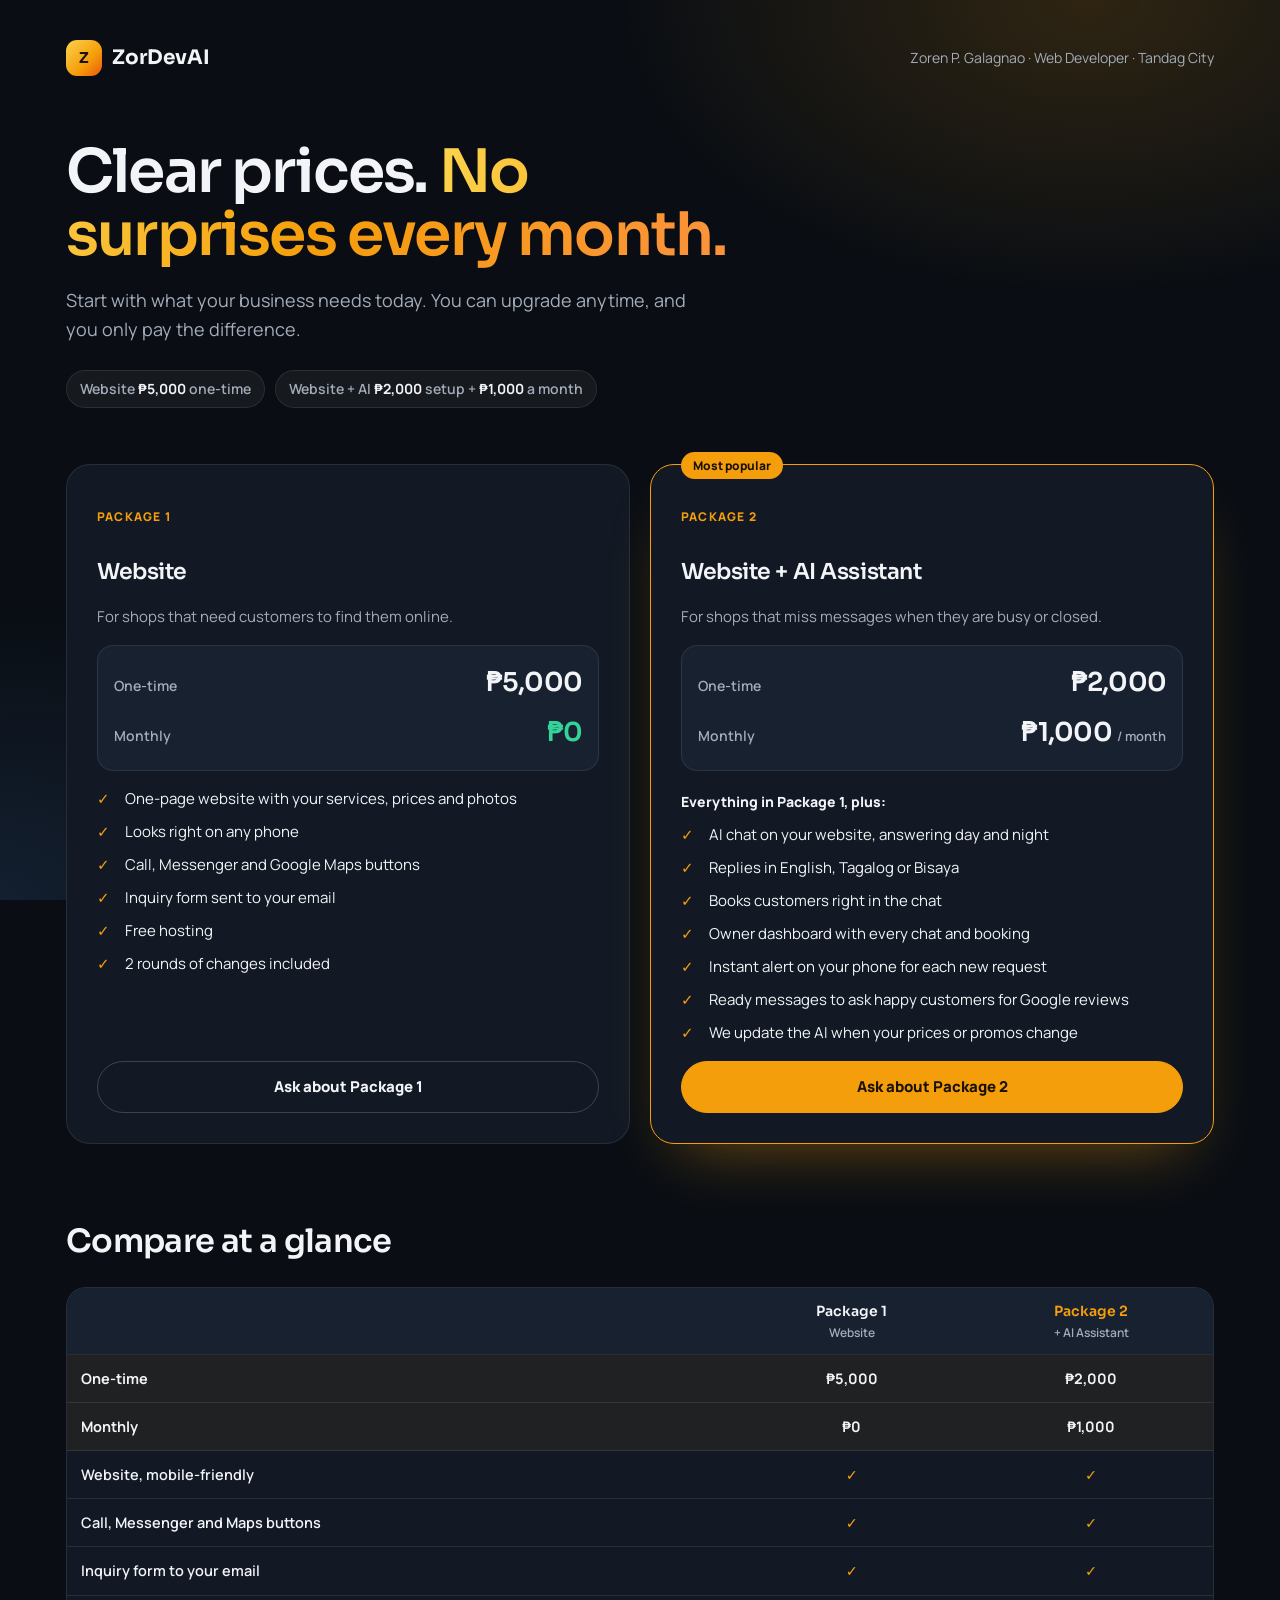
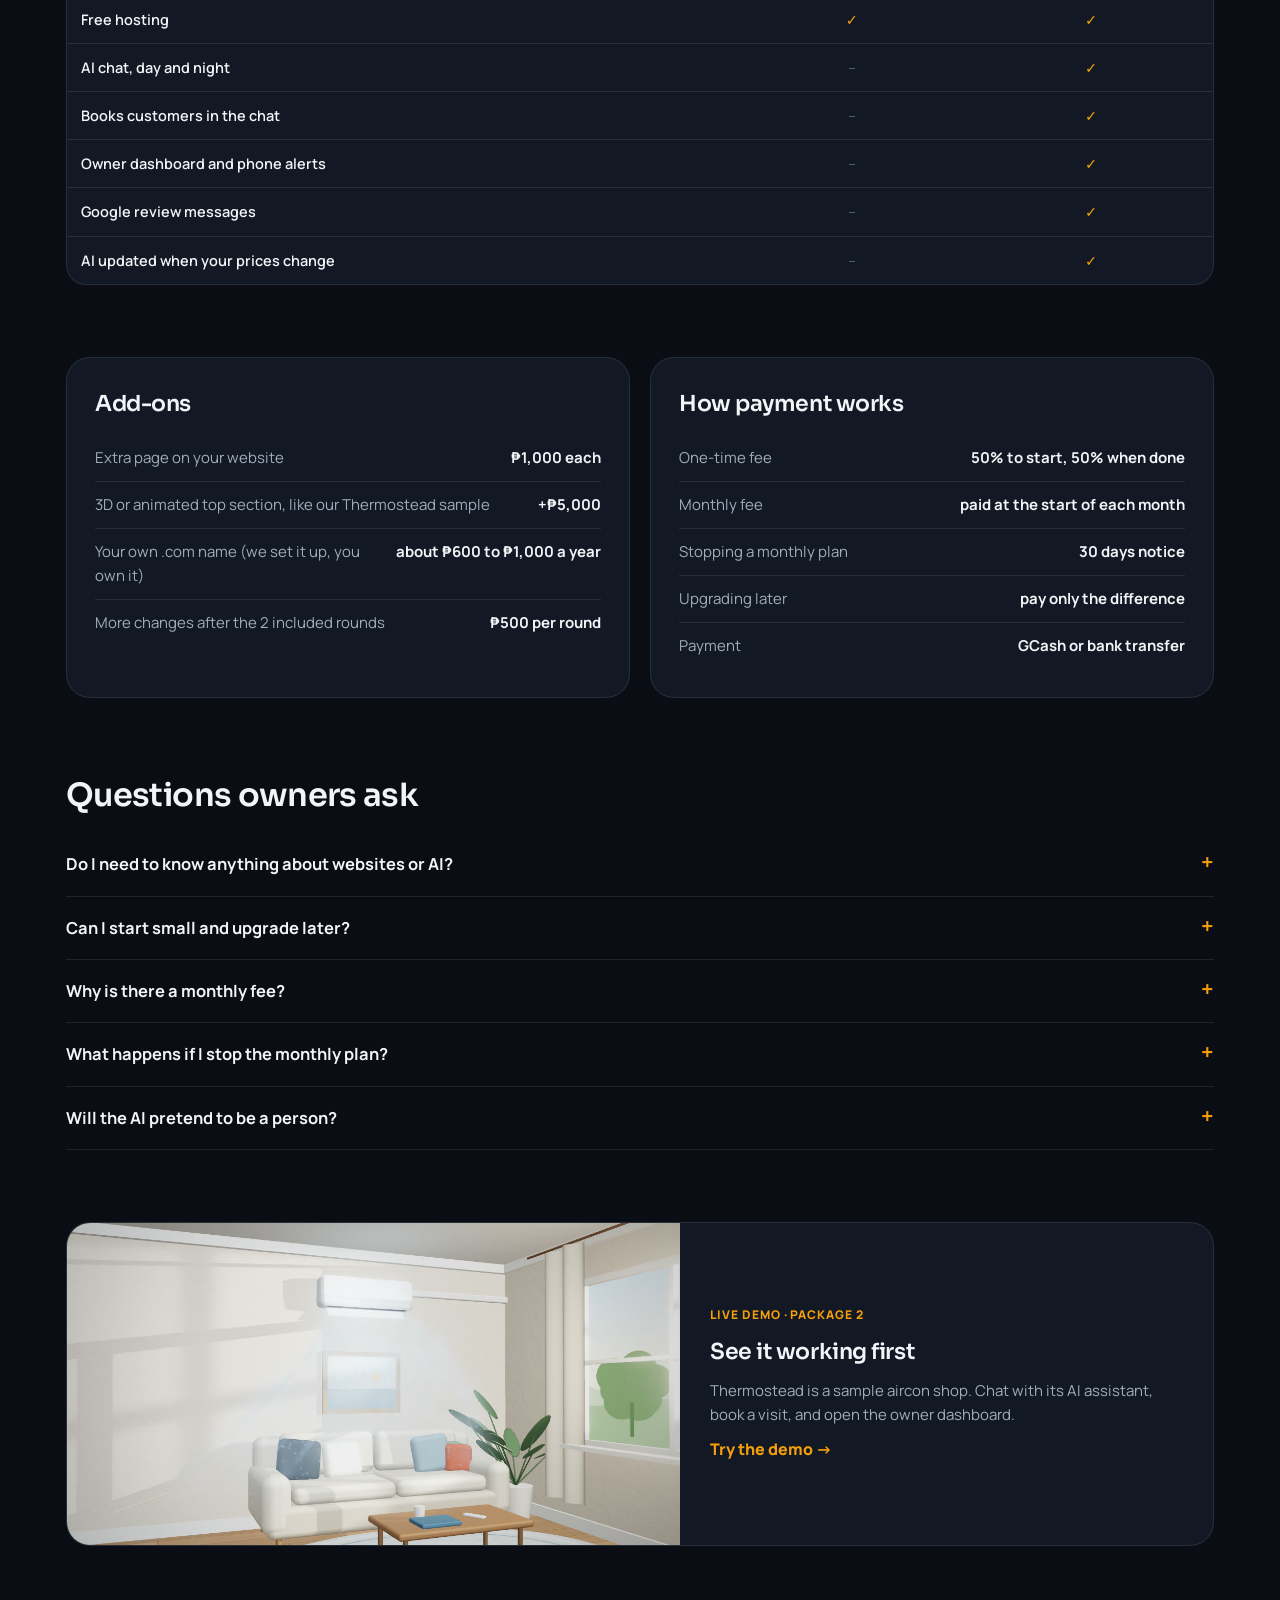
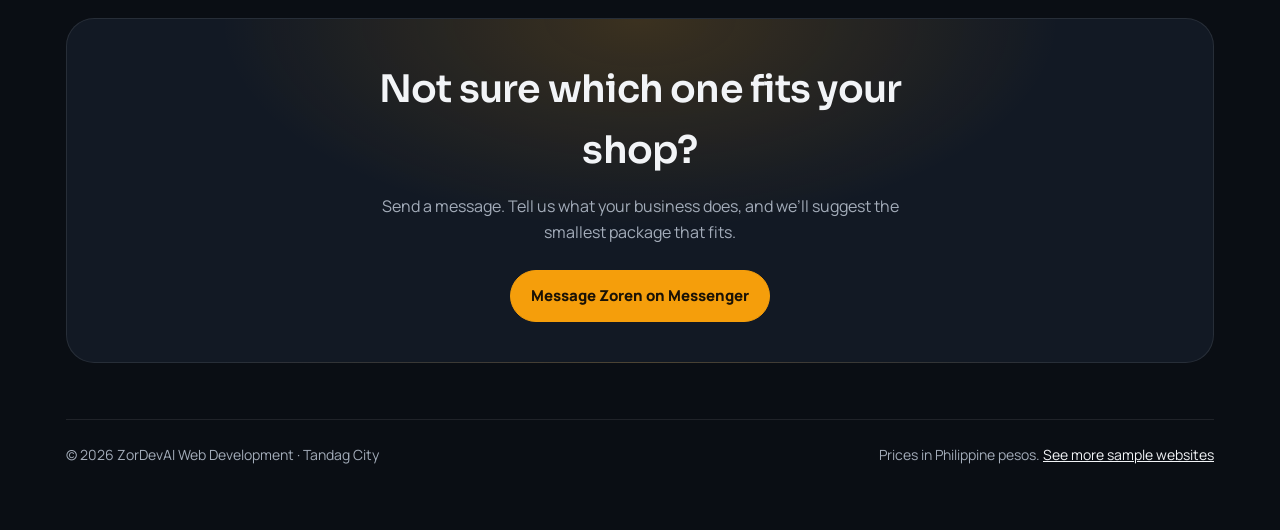
<file: pricing/index.html>
<!doctype html>
<html lang="en">
<head>
<meta charset="utf-8">
<meta name="viewport" content="width=device-width, initial-scale=1, viewport-fit=cover">
<title>ZorDevAI · Packages and Prices</title>
<meta name="description" content="Website and Website + AI Assistant packages by ZorDevAI, Tandag City. Clear one-time and monthly prices in pesos.">
<meta property="og:title" content="ZorDevAI · Packages and Prices">
<meta property="og:description" content="A website for your shop, or a website with an AI assistant that chats with and books your customers. Clear prices in pesos.">
<meta property="og:image" content="https://zpgalagnao.github.io/sample-website/thermostead/assets/og.jpg">
<link rel="preconnect" href="https://fonts.googleapis.com">
<link rel="stylesheet" href="https://fonts.googleapis.com/css2?family=Sora:wght@500;600;700&family=Manrope:wght@400;500;600;700;800&display=swap">
<style>
:root{--bg:#0A0E14;--card:#121924;--card-2:#172130;--line:rgba(255,255,255,.09);--ink:#F2F4F7;--muted:#A3ACB9;--accent:#F59E0B;--on:#1A1206;--ok:#34D399}
*{box-sizing:border-box}
[hidden]{display:none!important}
html{-webkit-text-size-adjust:100%}
body{margin:0;background:var(--bg);color:var(--ink);font-family:"Manrope",system-ui,sans-serif;line-height:1.6;-webkit-font-smoothing:antialiased}
body::before{content:"";position:fixed;inset:0;background:radial-gradient(800px 500px at 85% 0%,rgba(245,158,11,.16),transparent 60%),radial-gradient(700px 500px at 0% 100%,rgba(56,104,160,.2),transparent 60%);pointer-events:none}
a{color:inherit}
:focus-visible{outline:3px solid var(--accent);outline-offset:3px;border-radius:10px}
.wrap{position:relative;max-width:1180px;margin:0 auto;padding:40px max(16px,env(safe-area-inset-left,0px)) 64px max(16px,env(safe-area-inset-right,0px))}
header{display:flex;justify-content:space-between;align-items:center;gap:16px;flex-wrap:wrap}
.brand{display:flex;align-items:center;gap:10px;font-family:"Sora",sans-serif;font-weight:700;font-size:20px;text-decoration:none}
.brand i{width:36px;height:36px;border-radius:11px;background:linear-gradient(135deg,#FCD34D,#F59E0B 60%,#EA580C);display:grid;place-items:center;color:var(--on);font-style:normal;font-size:15px}
.contact{color:var(--muted);font-size:14px}
h1{font-family:"Sora",sans-serif;font-weight:600;font-size:clamp(34px,5.2vw,60px);line-height:1.05;letter-spacing:-.03em;margin:64px 0 0;max-width:17ch;text-wrap:balance}
h1 span{background:linear-gradient(100deg,#FCD34D,#F59E0B 45%,#FB923C);-webkit-background-clip:text;background-clip:text;color:transparent}
h2{font-family:"Sora",sans-serif;font-weight:600;letter-spacing:-.02em;margin:0}
.lead{color:var(--muted);font-size:18px;max-width:58ch;margin:20px 0 0}
.chips{display:flex;flex-wrap:wrap;gap:10px;margin-top:26px}
.chips span{padding:7px 13px;border-radius:999px;background:rgba(255,255,255,.05);border:1px solid var(--line);color:var(--muted);font-size:14px;font-weight:600}
.chips b{color:var(--ink)}

/* Packages */
.plans{display:grid;grid-template-columns:repeat(2,1fr);gap:20px;margin-top:56px;align-items:stretch}
.plan{position:relative;display:flex;flex-direction:column;gap:16px;padding:30px;border-radius:24px;background:var(--card);border:1px solid var(--line)}
.plan.rec{border-color:var(--accent);box-shadow:0 30px 60px -30px rgba(245,158,11,.45)}
.badge{position:absolute;top:-13px;left:30px;padding:4px 12px;border-radius:999px;background:var(--accent);color:var(--on);font-size:12px;font-weight:800}
.step{font-size:12px;font-weight:800;letter-spacing:.1em;text-transform:uppercase;color:var(--accent)}
.plan h2{font-size:22px}
.for{margin:0;color:var(--muted);font-size:15px}
.money{display:grid;gap:8px;padding:16px;border-radius:16px;background:var(--card-2);border:1px solid var(--line)}
.money div{display:flex;justify-content:space-between;align-items:baseline;gap:10px}
.money span{color:var(--muted);font-size:14px;font-weight:600}
.money b{font-family:"Sora",sans-serif;font-size:26px;font-weight:600;letter-spacing:-.03em;white-space:nowrap}
.money b small{font-family:"Manrope",sans-serif;font-size:13px;color:var(--muted);font-weight:600;letter-spacing:0}
.money .zero{color:var(--ok)}
.money p{margin:0;color:var(--muted);font-size:13px}
.plus{margin:4px 0 -6px;font-size:14px;font-weight:800;color:var(--ink)}
ul.feat{list-style:none;margin:0;padding:0;display:grid;gap:9px;font-size:15px}
ul.feat li{display:grid;grid-template-columns:18px 1fr;gap:10px}
ul.feat li::before{content:"✓";color:var(--accent);font-weight:800}
.btn{display:inline-flex;justify-content:center;align-items:center;gap:8px;min-height:48px;padding:13px 20px;border-radius:999px;text-decoration:none;font-weight:800;font-size:15px;border:1px solid rgba(255,255,255,.18);color:var(--ink);transition:background .2s,transform .2s}
.btn:hover{background:rgba(255,255,255,.06);transform:translateY(-1px)}
.btn.solid{background:var(--accent);color:var(--on);border-color:var(--accent)}
.btn.solid:hover{background:#FBBF24}
.plan .btn{margin-top:auto}

/* Compare */
.compare{margin-top:72px}
.compare h2{font-size:clamp(24px,3vw,32px)}
.scroll{margin-top:20px;overflow-x:auto;border-radius:20px;border:1px solid var(--line);background:var(--card)}
table{width:100%;min-width:320px;border-collapse:collapse;font-size:14.5px}
caption{position:absolute;width:1px;height:1px;overflow:hidden;clip:rect(0 0 0 0)}
th,td{padding:12px 14px;border-bottom:1px solid var(--line);text-align:center}
th[scope=row]{text-align:left;font-weight:600;color:var(--ink)}
thead th{position:sticky;top:0;background:var(--card-2);font-family:"Sora",sans-serif;font-weight:600;font-size:14px;vertical-align:bottom;white-space:nowrap}
thead th small{display:block;font-family:"Manrope",sans-serif;color:var(--muted);font-weight:600;font-size:12px}
thead th.rec{color:var(--accent)}
td.y{color:var(--accent);font-weight:800}
td.n{color:#5B6472}
tr.cost th,tr.cost td{background:rgba(245,158,11,.06);font-weight:700}
tbody tr:last-child th,tbody tr:last-child td{border-bottom:0}

/* Add-ons, payment, questions */
.grid2{display:grid;grid-template-columns:1fr 1fr;gap:20px;margin-top:72px}
.box{padding:28px;border-radius:24px;background:var(--card);border:1px solid var(--line)}
.box h2{font-size:22px;margin-bottom:14px}
.rows{list-style:none;margin:0;padding:0}
.rows li{display:flex;justify-content:space-between;gap:16px;padding:11px 0;border-bottom:1px solid var(--line);font-size:15px}
.rows li:last-child{border-bottom:0}
.rows b{white-space:nowrap;color:var(--ink)}
.rows span{color:var(--muted)}
.faq{margin-top:72px}
.faq h2{font-size:clamp(24px,3vw,32px);margin-bottom:12px}
.faq details{border-bottom:1px solid var(--line)}
.faq summary{display:flex;justify-content:space-between;gap:16px;padding:18px 0;cursor:pointer;list-style:none;font-weight:700;font-size:16.5px}
.faq summary::-webkit-details-marker{display:none}
.faq summary::after{content:"+";color:var(--accent);font-size:22px;line-height:1}
.faq details[open] summary::after{content:"−"}
.faq p{margin:0 0 18px;color:var(--muted);max-width:70ch}

/* Demo + final call */
.demo{display:grid;grid-template-columns:1.15fr 1fr;margin-top:72px;border-radius:24px;overflow:hidden;background:var(--card);border:1px solid var(--line);text-decoration:none}
.demo img{display:block;width:100%;height:100%;aspect-ratio:1200/630;object-fit:cover}
.demo div{display:flex;flex-direction:column;justify-content:center;gap:10px;padding:30px}
.demo .tag{font-size:12px;font-weight:800;letter-spacing:.08em;text-transform:uppercase;color:var(--accent)}
.demo h2{font-size:22px}
.demo p{margin:0;color:var(--muted);font-size:15px}
.demo .go{font-weight:800;color:var(--accent)}
.final{margin-top:72px;padding:40px 30px;border-radius:28px;text-align:center;background:radial-gradient(600px 300px at 50% 0%,rgba(245,158,11,.18),transparent 70%),var(--card);border:1px solid var(--line)}
.final h2{font-size:clamp(26px,3.4vw,38px);max-width:22ch;margin:0 auto}
.final p{margin:14px auto 24px;color:var(--muted);max-width:52ch}
footer{margin-top:56px;padding-top:24px;border-top:1px solid var(--line);display:flex;flex-wrap:wrap;justify-content:space-between;gap:12px;color:var(--muted);font-size:14px}
footer a{color:var(--ink)}

@media (max-width:980px){.plans,.grid2,.demo{grid-template-columns:1fr}h1{margin-top:44px}}
@media print{body::before{display:none}body{background:#fff;color:#111}.plan,.box,.scroll,.final,.demo{background:#fff;border-color:#ccc;box-shadow:none}.btn,.demo{display:none}}
</style>
</head>
<body>
<div class="wrap">
  <header><a class="brand" href="../"><i>Z</i>ZorDevAI</a><div class="contact">Zoren P. Galagnao · Web Developer · Tandag City</div></header>

  <h1>Clear prices. <span>No surprises every month.</span></h1>
  <p class="lead">Start with what your business needs today. You can upgrade anytime, and you only pay the difference.</p>
  <div class="chips" aria-label="At a glance">
    <span>Website <b>₱5,000</b> one-time</span>
    <span>Website + AI <b>₱2,000</b> setup + <b>₱1,000</b> a month</span>
  </div>

  <section class="plans" aria-label="Website packages">
    <article class="plan">
      <p class="step">Package 1</p>
      <h2>Website</h2>
      <p class="for">For shops that need customers to find them online.</p>
      <div class="money">
        <div><span>One-time</span><b>₱5,000</b></div>
        <div><span>Monthly</span><b class="zero">₱0</b></div>
      </div>
      <ul class="feat">
        <li>One-page website with your services, prices and photos</li>
        <li>Looks right on any phone</li>
        <li>Call, Messenger and Google Maps buttons</li>
        <li>Inquiry form sent to your email</li>
        <li>Free hosting</li>
        <li>2 rounds of changes included</li>
      </ul>
      <a class="btn" href="https://m.me/61595403575723" target="_blank" rel="noopener">Ask about Package 1</a>
    </article>

    <article class="plan rec">
      <span class="badge">Most popular</span>
      <p class="step">Package 2</p>
      <h2>Website + AI Assistant</h2>
      <p class="for">For shops that miss messages when they are busy or closed.</p>
      <div class="money">
        <div><span>One-time</span><b>₱2,000</b></div>
        <div><span>Monthly</span><b>₱1,000 <small>/ month</small></b></div>
      </div>
      <p class="plus">Everything in Package 1, plus:</p>
      <ul class="feat">
        <li>AI chat on your website, answering day and night</li>
        <li>Replies in English, Tagalog or Bisaya</li>
        <li>Books customers right in the chat</li>
        <li>Owner dashboard with every chat and booking</li>
        <li>Instant alert on your phone for each new request</li>
        <li>Ready messages to ask happy customers for Google reviews</li>
        <li>We update the AI when your prices or promos change</li>
      </ul>
      <a class="btn solid" href="https://m.me/61595403575723" target="_blank" rel="noopener">Ask about Package 2</a>
    </article>
  </section>

  <section class="compare" aria-labelledby="cmp-h">
    <h2 id="cmp-h">Compare at a glance</h2>
    <div class="scroll" role="region" aria-labelledby="cmp-h" tabindex="0">
      <table>
        <caption>What each package includes</caption>
        <thead>
          <tr>
            <th scope="col"></th>
            <th scope="col">Package 1<small>Website</small></th>
            <th scope="col" class="rec">Package 2<small>+ AI Assistant</small></th>
          </tr>
        </thead>
        <tbody>
          <tr class="cost"><th scope="row">One-time</th><td>₱5,000</td><td>₱2,000</td></tr>
          <tr class="cost"><th scope="row">Monthly</th><td>₱0</td><td>₱1,000</td></tr>
          <tr><th scope="row">Website, mobile-friendly</th><td class="y">✓</td><td class="y">✓</td></tr>
          <tr><th scope="row">Call, Messenger and Maps buttons</th><td class="y">✓</td><td class="y">✓</td></tr>
          <tr><th scope="row">Inquiry form to your email</th><td class="y">✓</td><td class="y">✓</td></tr>
          <tr><th scope="row">Free hosting</th><td class="y">✓</td><td class="y">✓</td></tr>
          <tr><th scope="row">AI chat, day and night</th><td class="n">–</td><td class="y">✓</td></tr>
          <tr><th scope="row">Books customers in the chat</th><td class="n">–</td><td class="y">✓</td></tr>
          <tr><th scope="row">Owner dashboard and phone alerts</th><td class="n">–</td><td class="y">✓</td></tr>
          <tr><th scope="row">Google review messages</th><td class="n">–</td><td class="y">✓</td></tr>
          <tr><th scope="row">AI updated when your prices change</th><td class="n">–</td><td class="y">✓</td></tr>
        </tbody>
      </table>
    </div>
  </section>

  <div class="grid2">
    <section class="box" aria-labelledby="add-h">
      <h2 id="add-h">Add-ons</h2>
      <ul class="rows">
        <li><span>Extra page on your website</span><b>₱1,000 each</b></li>
        <li><span>3D or animated top section, like our Thermostead sample</span><b>+₱5,000</b></li>
        <li><span>Your own .com name (we set it up, you own it)</span><b>about ₱600 to ₱1,000 a year</b></li>
        <li><span>More changes after the 2 included rounds</span><b>₱500 per round</b></li>
      </ul>
    </section>
    <section class="box" aria-labelledby="pay-h">
      <h2 id="pay-h">How payment works</h2>
      <ul class="rows">
        <li><span>One-time fee</span><b>50% to start, 50% when done</b></li>
        <li><span>Monthly fee</span><b>paid at the start of each month</b></li>
        <li><span>Stopping a monthly plan</span><b>30 days notice</b></li>
        <li><span>Upgrading later</span><b>pay only the difference</b></li>
        <li><span>Payment</span><b>GCash or bank transfer</b></li>
      </ul>
    </section>
  </div>

  <section class="faq" aria-labelledby="faq-h">
    <h2 id="faq-h">Questions owners ask</h2>
    <details><summary>Do I need to know anything about websites or AI?</summary><p>No. We set up everything. You only send your prices, photos and services, and say yes before anything goes live.</p></details>
    <details><summary>Can I start small and upgrade later?</summary><p>Yes. Many shops start with Package 1. Moving up to Package 2 has no new setup fee, so it only adds the ₱1,000 monthly fee.</p></details>
    <details><summary>Why is there a monthly fee?</summary><p>The AI runs every day for you, and every chat has a running cost. The monthly fee covers that, plus keeping the AI updated with your latest prices and promos.</p></details>
    <details><summary>What happens if I stop the monthly plan?</summary><p>Your website stays online. The AI chat and the dashboard stop until you start again.</p></details>
    <details><summary>Will the AI pretend to be a person?</summary><p>No. If a customer asks, it says it is your shop’s virtual assistant. For anything it cannot answer, it takes the customer’s details so your team can reply.</p></details>
  </section>

  <a class="demo" href="../thermostead/">
    <img src="../thermostead/assets/og.jpg" width="1200" height="630" loading="lazy" alt="Thermostead Aircon sample: a calm living room with a split-type aircon above the sofa.">
    <div>
      <span class="tag">Live demo · Package 2</span>
      <h2>See it working first</h2>
      <p>Thermostead is a sample aircon shop. Chat with its AI assistant, book a visit, and open the owner dashboard.</p>
      <span class="go">Try the demo →</span>
    </div>
  </a>

  <section class="final" aria-labelledby="final-h">
    <h2 id="final-h">Not sure which one fits your shop?</h2>
    <p>Send a message. Tell us what your business does, and we’ll suggest the smallest package that fits.</p>
    <a class="btn solid" href="https://m.me/61595403575723" target="_blank" rel="noopener">Message Zoren on Messenger</a>
  </section>

  <footer><span>© 2026 ZorDevAI Web Development · Tandag City</span><span>Prices in Philippine pesos. <a href="../">See more sample websites</a></span></footer>
</div>
</body>
</html>
</file>
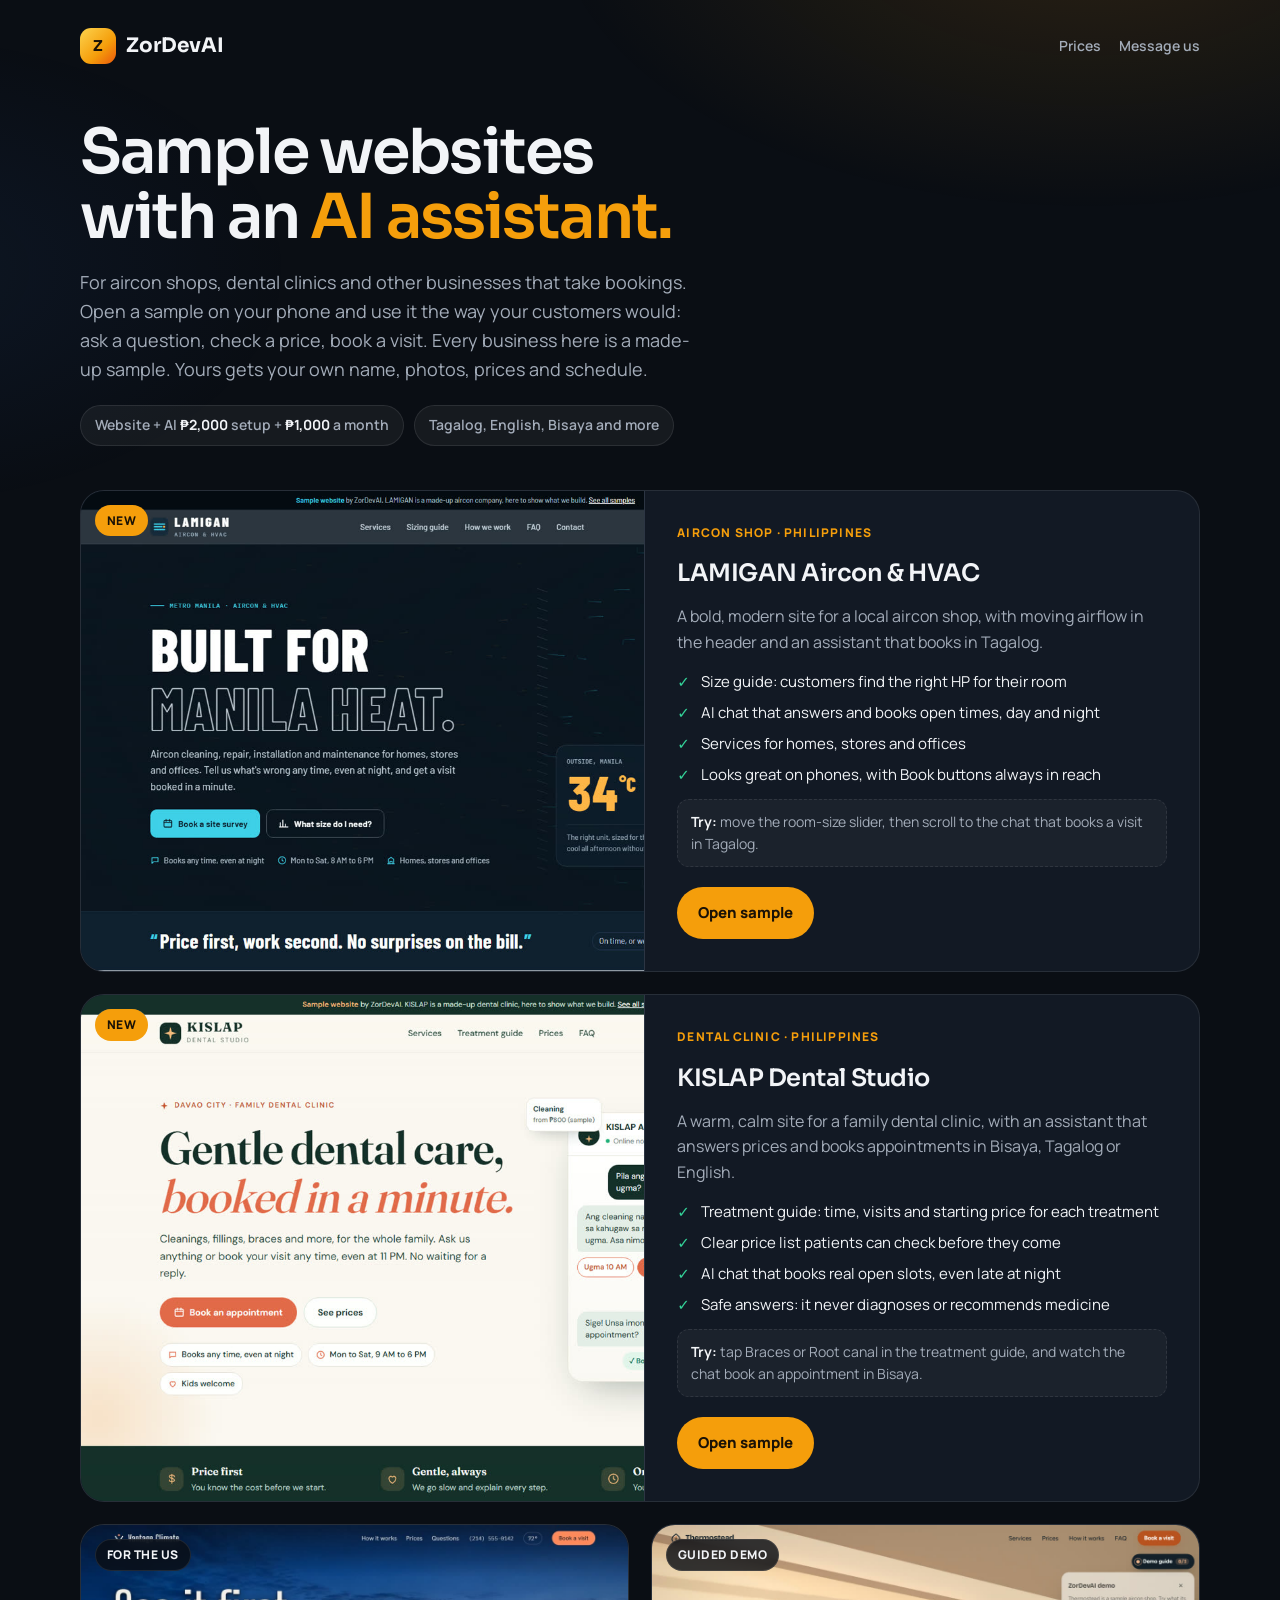
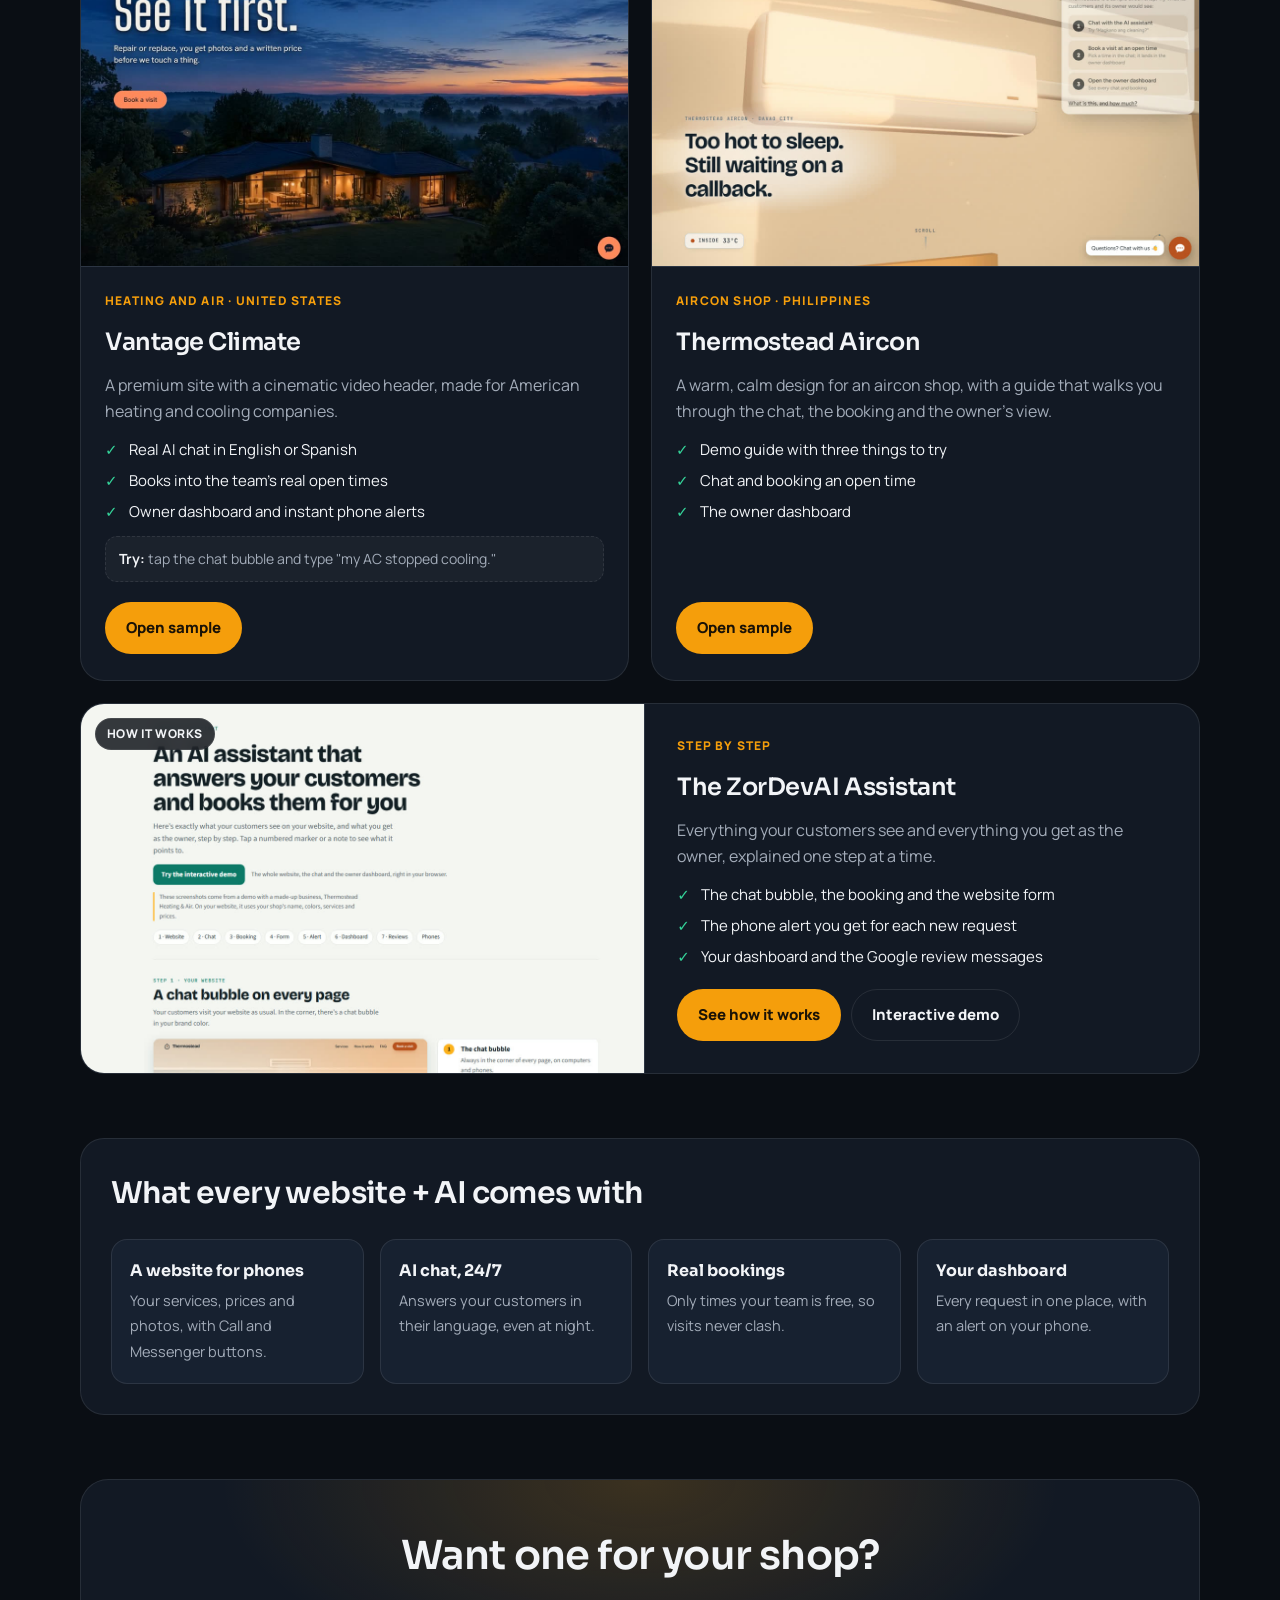
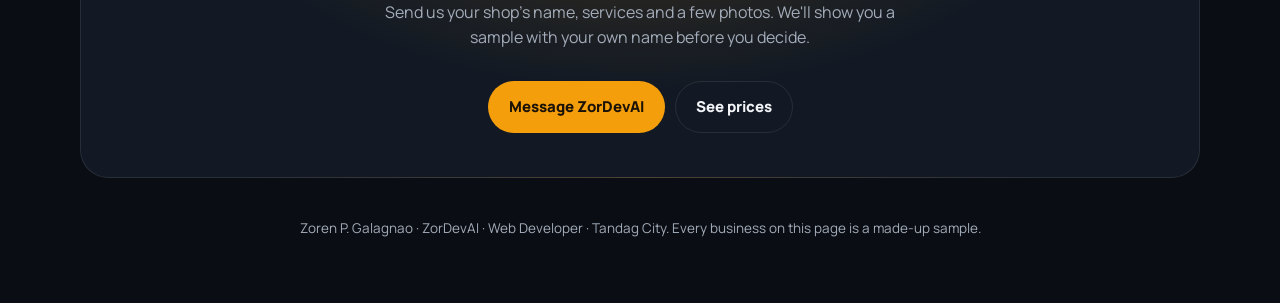
<file: samples/index.html>
<!doctype html>
<html lang="en">
<head>
<meta charset="utf-8">
<meta name="viewport" content="width=device-width, initial-scale=1">
<title>Sample Websites · ZorDevAI</title>
<meta name="description" content="Sample websites with an AI assistant that answers and books customers, made by ZorDevAI. Open one and try the chat.">
<meta name="theme-color" content="#0A0E14">
<link rel="preconnect" href="https://fonts.googleapis.com">
<link rel="preconnect" href="https://fonts.gstatic.com" crossorigin>
<link rel="stylesheet" href="https://fonts.googleapis.com/css2?family=Sora:wght@500;600;700&family=Manrope:wght@400;500;600;700;800&display=swap">
<style>
:root{--bg:#0A0E14;--card:#121924;--card-2:#172130;--line:rgba(255,255,255,.09);--ink:#F2F4F7;--muted:#A3ACB9;--accent:#F59E0B;--on:#1A1206;--ok:#34D399}
*{box-sizing:border-box}
html{-webkit-text-size-adjust:100%}
body{margin:0;background:var(--bg);color:var(--ink);font-family:"Manrope",system-ui,sans-serif;line-height:1.6;-webkit-font-smoothing:antialiased}
body::before{content:"";position:fixed;inset:0;z-index:-1;pointer-events:none;background:radial-gradient(900px 500px at 85% -10%,rgba(245,158,11,.14),transparent 60%),radial-gradient(700px 400px at -10% 30%,rgba(59,130,246,.08),transparent 60%)}
a{color:inherit}
img{display:block;max-width:100%;height:auto}
:focus-visible{outline:3px solid var(--accent);outline-offset:3px;border-radius:10px}
.wrap{width:min(1120px,100% - 32px);margin-inline:auto;padding:28px 0 64px}
header{display:flex;align-items:center;justify-content:space-between;gap:12px;flex-wrap:wrap}
.brand{display:flex;align-items:center;gap:10px;font-family:"Sora",sans-serif;font-weight:700;font-size:20px;text-decoration:none}
.brand i{width:36px;height:36px;border-radius:11px;background:linear-gradient(135deg,#FCD34D,#F59E0B 60%,#EA580C);display:grid;place-items:center;color:var(--on);font-style:normal;font-size:15px}
.top-links{display:flex;gap:18px;font-size:14px;font-weight:600;color:var(--muted)}
.top-links a{text-decoration:none}
.top-links a:hover{color:var(--ink)}
h1{font-family:"Sora",sans-serif;font-weight:600;font-size:clamp(34px,6vw,62px);line-height:1.05;letter-spacing:-.03em;margin:56px 0 0;max-width:16ch;text-wrap:balance}
h1 span{color:var(--accent)}
h2{font-family:"Sora",sans-serif;font-weight:600;letter-spacing:-.02em;margin:0}
.lead{color:var(--muted);font-size:18px;max-width:56ch;margin:18px 0 0}
.chips{display:flex;flex-wrap:wrap;gap:10px;margin-top:22px}
.chips a,.chips span{padding:8px 14px;border-radius:999px;background:rgba(255,255,255,.05);border:1px solid var(--line);color:var(--muted);font-size:14px;font-weight:600;text-decoration:none}
.chips b{color:var(--ink)}
.chips a:hover{border-color:var(--accent);color:var(--ink)}
.grid{display:grid;gap:22px;margin-top:44px}
.sample{display:flex;flex-direction:column;border-radius:24px;background:var(--card);border:1px solid var(--line);overflow:hidden;transition:border-color .2s,transform .2s}
.sample:hover{border-color:rgba(245,158,11,.5)}
.shot{position:relative;display:block;aspect-ratio:16/10;overflow:hidden;background:var(--card-2);border-bottom:1px solid var(--line)}
.shot img{width:100%;height:100%;object-fit:cover;object-position:left top;transition:transform .5s ease}
.sample:hover .shot img{transform:scale(1.03)}
.tag{position:absolute;top:14px;left:14px;padding:5px 11px;border-radius:999px;background:rgba(10,14,20,.82);border:1px solid var(--line);font-size:12px;font-weight:800;letter-spacing:.04em;backdrop-filter:blur(6px)}
.tag.new{background:var(--accent);color:var(--on);border-color:transparent}
.body{display:flex;flex-direction:column;gap:12px;padding:24px 24px 26px;flex:1}
.kind{font-size:12px;font-weight:800;letter-spacing:.1em;text-transform:uppercase;color:var(--accent)}
.body h2{font-size:24px}
.body p{margin:0;color:var(--muted)}
.feat{list-style:none;margin:2px 0 0;padding:0;display:grid;gap:7px;font-size:15px}
.feat li{position:relative;padding-left:24px}
.feat li::before{content:"✓";position:absolute;left:0;color:var(--ok);font-weight:800}
.try{margin-top:4px;padding:11px 13px;border-radius:12px;background:rgba(255,255,255,.04);border:1px dashed var(--line);font-size:14px;color:var(--muted)}
.try b{color:var(--ink)}
.actions{display:flex;flex-wrap:wrap;gap:10px;margin-top:auto;padding-top:8px}
.btn{display:inline-flex;align-items:center;justify-content:center;gap:8px;padding:13px 20px;border-radius:999px;font-weight:800;font-size:15px;text-decoration:none;border:1px solid var(--line);transition:background .2s,border-color .2s}
.btn.solid{background:var(--accent);color:var(--on);border-color:transparent}
.btn.solid:hover{background:#FBBF24}
.btn:not(.solid):hover{border-color:var(--accent)}
.every{margin-top:64px;padding:30px;border-radius:24px;background:var(--card);border:1px solid var(--line)}
.every h2{font-size:clamp(22px,3.2vw,30px)}
.every-grid{display:grid;gap:16px;margin-top:22px}
.every-grid div{padding:18px;border-radius:16px;background:var(--card-2);border:1px solid var(--line)}
.every-grid b{display:block;font-family:"Sora",sans-serif;font-size:16px;margin-bottom:4px}
.every-grid span{color:var(--muted);font-size:14.5px}
.final{margin-top:64px;padding:44px 26px;border-radius:28px;text-align:center;background:radial-gradient(600px 300px at 50% 0%,rgba(245,158,11,.18),transparent 70%),var(--card);border:1px solid var(--line)}
.final h2{font-size:clamp(26px,4vw,40px)}
.final p{color:var(--muted);margin:12px auto 0;max-width:52ch}
.final .actions{justify-content:center;margin-top:22px}
footer{margin-top:40px;color:var(--muted);font-size:13.5px;text-align:center}
@media (min-width:860px){.grid{grid-template-columns:1fr 1fr}.sample.wide{grid-column:1/-1;flex-direction:row}.sample.wide .shot{flex:1.15;aspect-ratio:auto;min-height:100%;border-bottom:0;border-right:1px solid var(--line)}.sample.wide .body{flex:1;padding:32px}.every-grid{grid-template-columns:repeat(4,1fr)}}
@media (prefers-reduced-motion:reduce){.shot img,.sample{transition:none}}
</style>
</head>
<body>
<div class="wrap">
  <header>
    <a class="brand" href="../pricing/"><i>Z</i>ZorDevAI</a>
    <nav class="top-links" aria-label="ZorDevAI"><a href="../pricing/">Prices</a><a href="https://m.me/61595403575723" target="_blank" rel="noopener">Message us</a></nav>
  </header>

  <h1>Sample websites with an <span>AI assistant.</span></h1>
  <p class="lead">For aircon shops, dental clinics and other businesses that take bookings. Open a sample on your phone and use it the way your customers would: ask a question, check a price, book a visit. Every business here is a made-up sample. Yours gets your own name, photos, prices and schedule.</p>
  <div class="chips">
    <a href="../pricing/">Website + AI <b>₱2,000</b> setup + <b>₱1,000</b> a month</a>
    <span>Tagalog, English, Bisaya and more</span>
  </div>

  <section class="grid" aria-label="Samples">
    <article class="sample wide">
      <a class="shot" href="../lamigan/" aria-label="Open the LAMIGAN sample">
        <img src="img/lamigan.jpg" alt="LAMIGAN sample website: Built for Manila heat, with a 34 to 22 degree gauge" loading="eager" width="1200" height="750">
        <span class="tag new">NEW</span>
      </a>
      <div class="body">
        <span class="kind">Aircon shop · Philippines</span>
        <h2>LAMIGAN Aircon &amp; HVAC</h2>
        <p>A bold, modern site for a local aircon shop, with moving airflow in the header and an assistant that books in Tagalog.</p>
        <ul class="feat">
          <li>Size guide: customers find the right HP for their room</li>
          <li>AI chat that answers and books open times, day and night</li>
          <li>Services for homes, stores and offices</li>
          <li>Looks great on phones, with Book buttons always in reach</li>
        </ul>
        <p class="try"><b>Try:</b> move the room-size slider, then scroll to the chat that books a visit in Tagalog.</p>
        <div class="actions"><a class="btn solid" href="../lamigan/">Open sample</a></div>
      </div>
    </article>

    <article class="sample wide">
      <a class="shot" href="../kislap-dental/" aria-label="Open the KISLAP Dental Studio sample">
        <img src="img/kislap.jpg" alt="KISLAP Dental Studio sample website: Gentle dental care, booked in a minute, with a chat booking an appointment in Bisaya" loading="lazy" width="1200" height="750">
        <span class="tag new">NEW</span>
      </a>
      <div class="body">
        <span class="kind">Dental clinic · Philippines</span>
        <h2>KISLAP Dental Studio</h2>
        <p>A warm, calm site for a family dental clinic, with an assistant that answers prices and books appointments in Bisaya, Tagalog or English.</p>
        <ul class="feat">
          <li>Treatment guide: time, visits and starting price for each treatment</li>
          <li>Clear price list patients can check before they come</li>
          <li>AI chat that books real open slots, even late at night</li>
          <li>Safe answers: it never diagnoses or recommends medicine</li>
        </ul>
        <p class="try"><b>Try:</b> tap Braces or Root canal in the treatment guide, and watch the chat book an appointment in Bisaya.</p>
        <div class="actions"><a class="btn solid" href="../kislap-dental/">Open sample</a></div>
      </div>
    </article>

    <article class="sample">
      <a class="shot" href="https://vantage-climate.zordevai-assistant.workers.dev" target="_blank" rel="noopener" aria-label="Open the Vantage Climate sample">
        <img src="img/vantage.jpg" alt="Vantage Climate sample website: See it first, over a house at dusk" loading="lazy" width="1200" height="750">
        <span class="tag">FOR THE US</span>
      </a>
      <div class="body">
        <span class="kind">Heating and air · United States</span>
        <h2>Vantage Climate</h2>
        <p>A premium site with a cinematic video header, made for American heating and cooling companies.</p>
        <ul class="feat">
          <li>Real AI chat in English or Spanish</li>
          <li>Books into the team's real open times</li>
          <li>Owner dashboard and instant phone alerts</li>
        </ul>
        <p class="try"><b>Try:</b> tap the chat bubble and type "my AC stopped cooling."</p>
        <div class="actions"><a class="btn solid" href="https://vantage-climate.zordevai-assistant.workers.dev" target="_blank" rel="noopener">Open sample</a></div>
      </div>
    </article>

    <article class="sample">
      <a class="shot" href="../thermostead/" aria-label="Open the Thermostead sample">
        <img src="img/thermostead.jpg" alt="Thermostead sample website: Too hot to sleep. Still waiting on a callback." loading="lazy" width="1200" height="750">
        <span class="tag">GUIDED DEMO</span>
      </a>
      <div class="body">
        <span class="kind">Aircon shop · Philippines</span>
        <h2>Thermostead Aircon</h2>
        <p>A warm, calm design for an aircon shop, with a guide that walks you through the chat, the booking and the owner's view.</p>
        <ul class="feat">
          <li>Demo guide with three things to try</li>
          <li>Chat and booking an open time</li>
          <li>The owner dashboard</li>
        </ul>
        <div class="actions"><a class="btn solid" href="../thermostead/">Open sample</a></div>
      </div>
    </article>

    <article class="sample wide">
      <a class="shot" href="../ai-assistant/" aria-label="See how the ZorDevAI Assistant works">
        <img src="img/assistant.jpg" alt="ZorDevAI Assistant page: An AI assistant that answers your customers and books them for you" loading="lazy" width="1200" height="750">
        <span class="tag">HOW IT WORKS</span>
      </a>
      <div class="body">
        <span class="kind">Step by step</span>
        <h2>The ZorDevAI Assistant</h2>
        <p>Everything your customers see and everything you get as the owner, explained one step at a time.</p>
        <ul class="feat">
          <li>The chat bubble, the booking and the website form</li>
          <li>The phone alert you get for each new request</li>
          <li>Your dashboard and the Google review messages</li>
        </ul>
        <div class="actions"><a class="btn solid" href="../ai-assistant/">See how it works</a><a class="btn" href="../ai-assistant/demo/">Interactive demo</a></div>
      </div>
    </article>
  </section>

  <section class="every" aria-labelledby="every-h">
    <h2 id="every-h">What every website + AI comes with</h2>
    <div class="every-grid">
      <div><b>A website for phones</b><span>Your services, prices and photos, with Call and Messenger buttons.</span></div>
      <div><b>AI chat, 24/7</b><span>Answers your customers in their language, even at night.</span></div>
      <div><b>Real bookings</b><span>Only times your team is free, so visits never clash.</span></div>
      <div><b>Your dashboard</b><span>Every request in one place, with an alert on your phone.</span></div>
    </div>
  </section>

  <section class="final" aria-labelledby="final-h">
    <h2 id="final-h">Want one for your shop?</h2>
    <p>Send us your shop's name, services and a few photos. We'll show you a sample with your own name before you decide.</p>
    <div class="actions">
      <a class="btn solid" href="https://m.me/61595403575723" target="_blank" rel="noopener">Message ZorDevAI</a>
      <a class="btn" href="../pricing/">See prices</a>
    </div>
  </section>

  <footer>Zoren P. Galagnao · ZorDevAI · Web Developer · Tandag City. Every business on this page is a made-up sample.</footer>
</div>
</body>
</html>
</file>
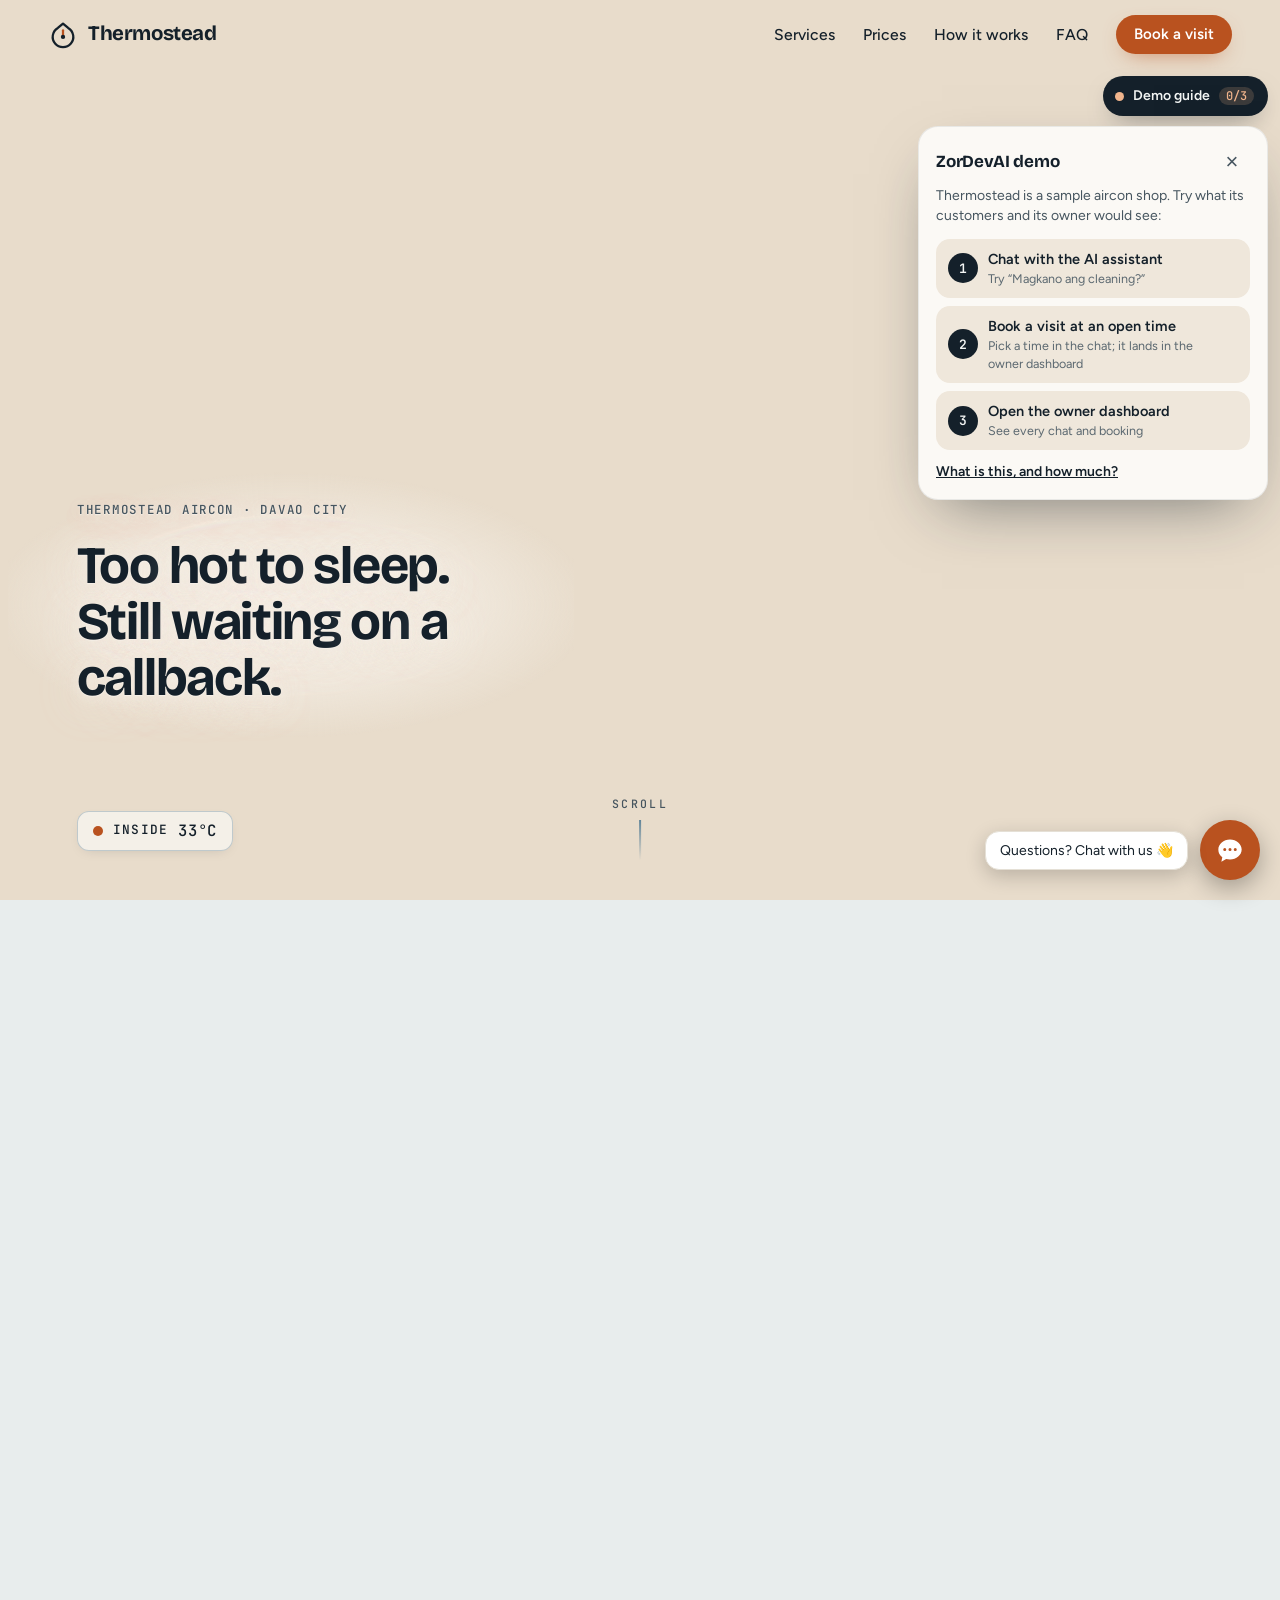
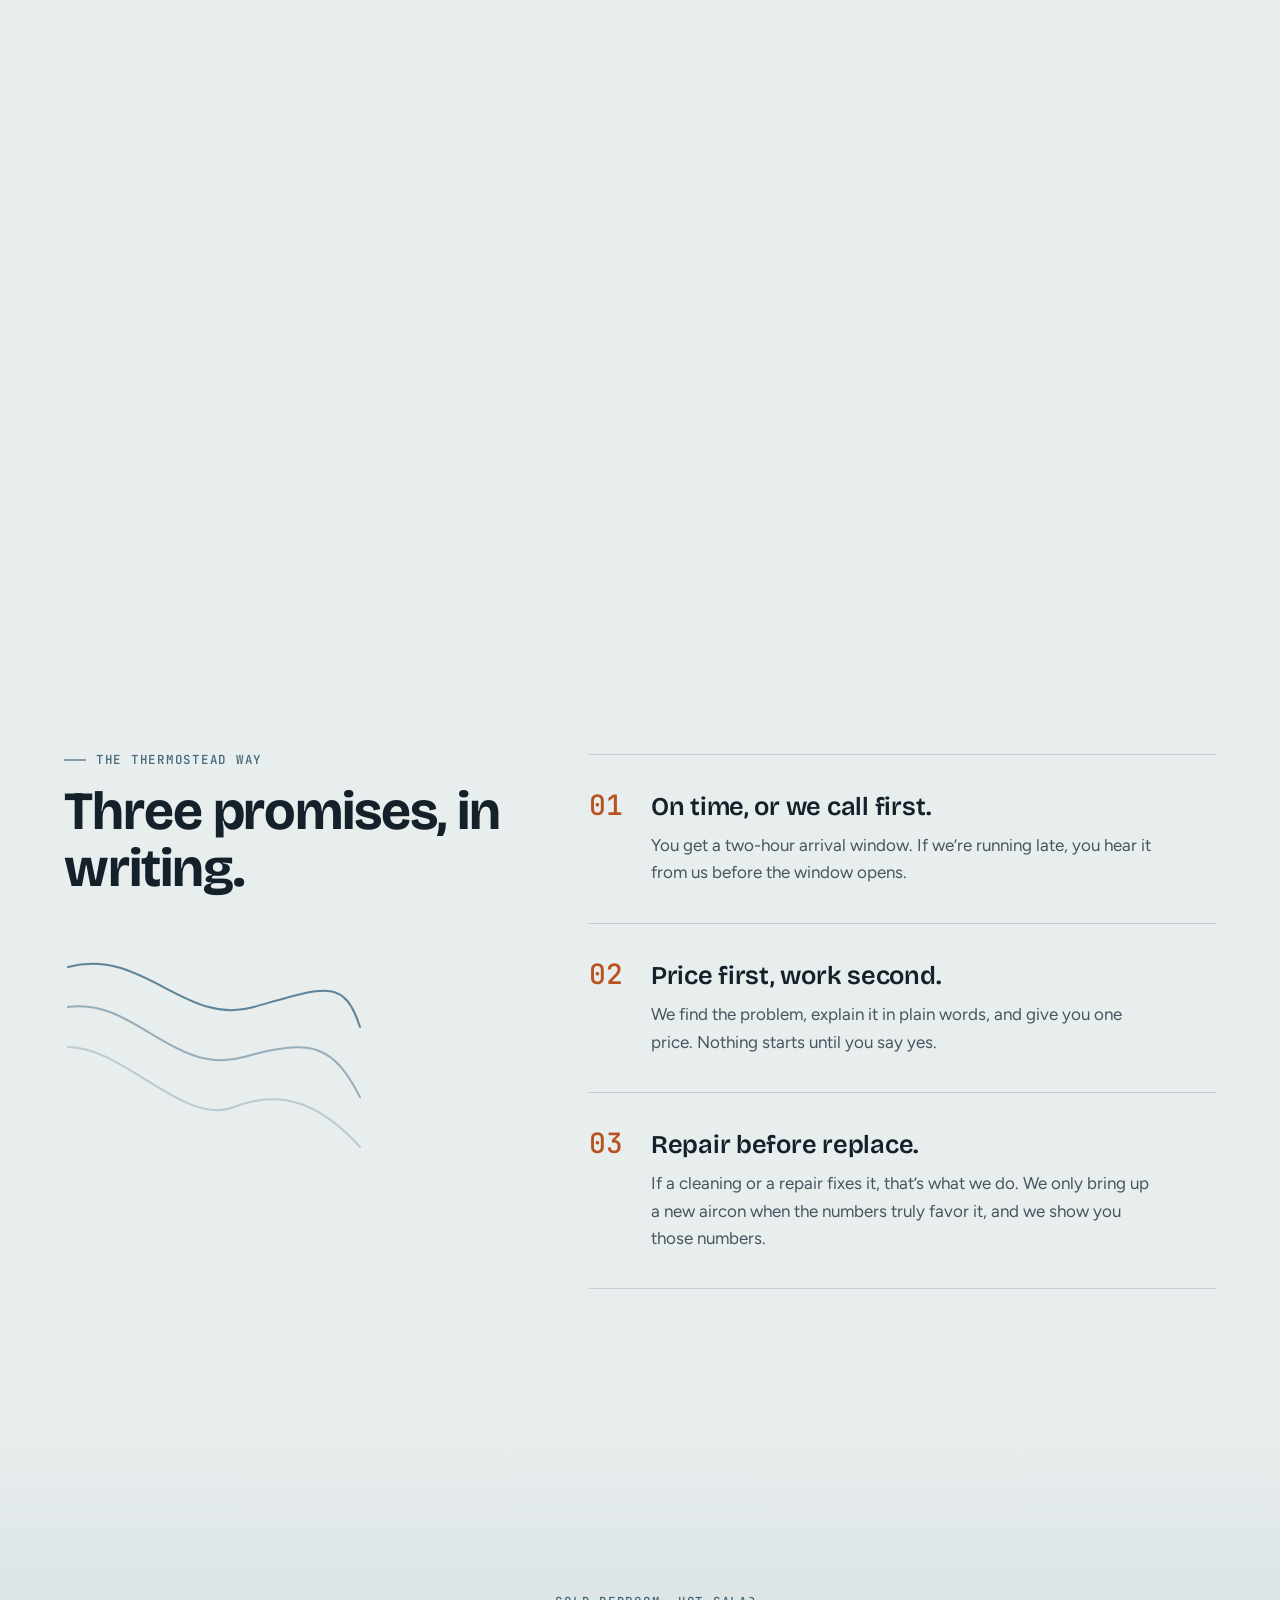
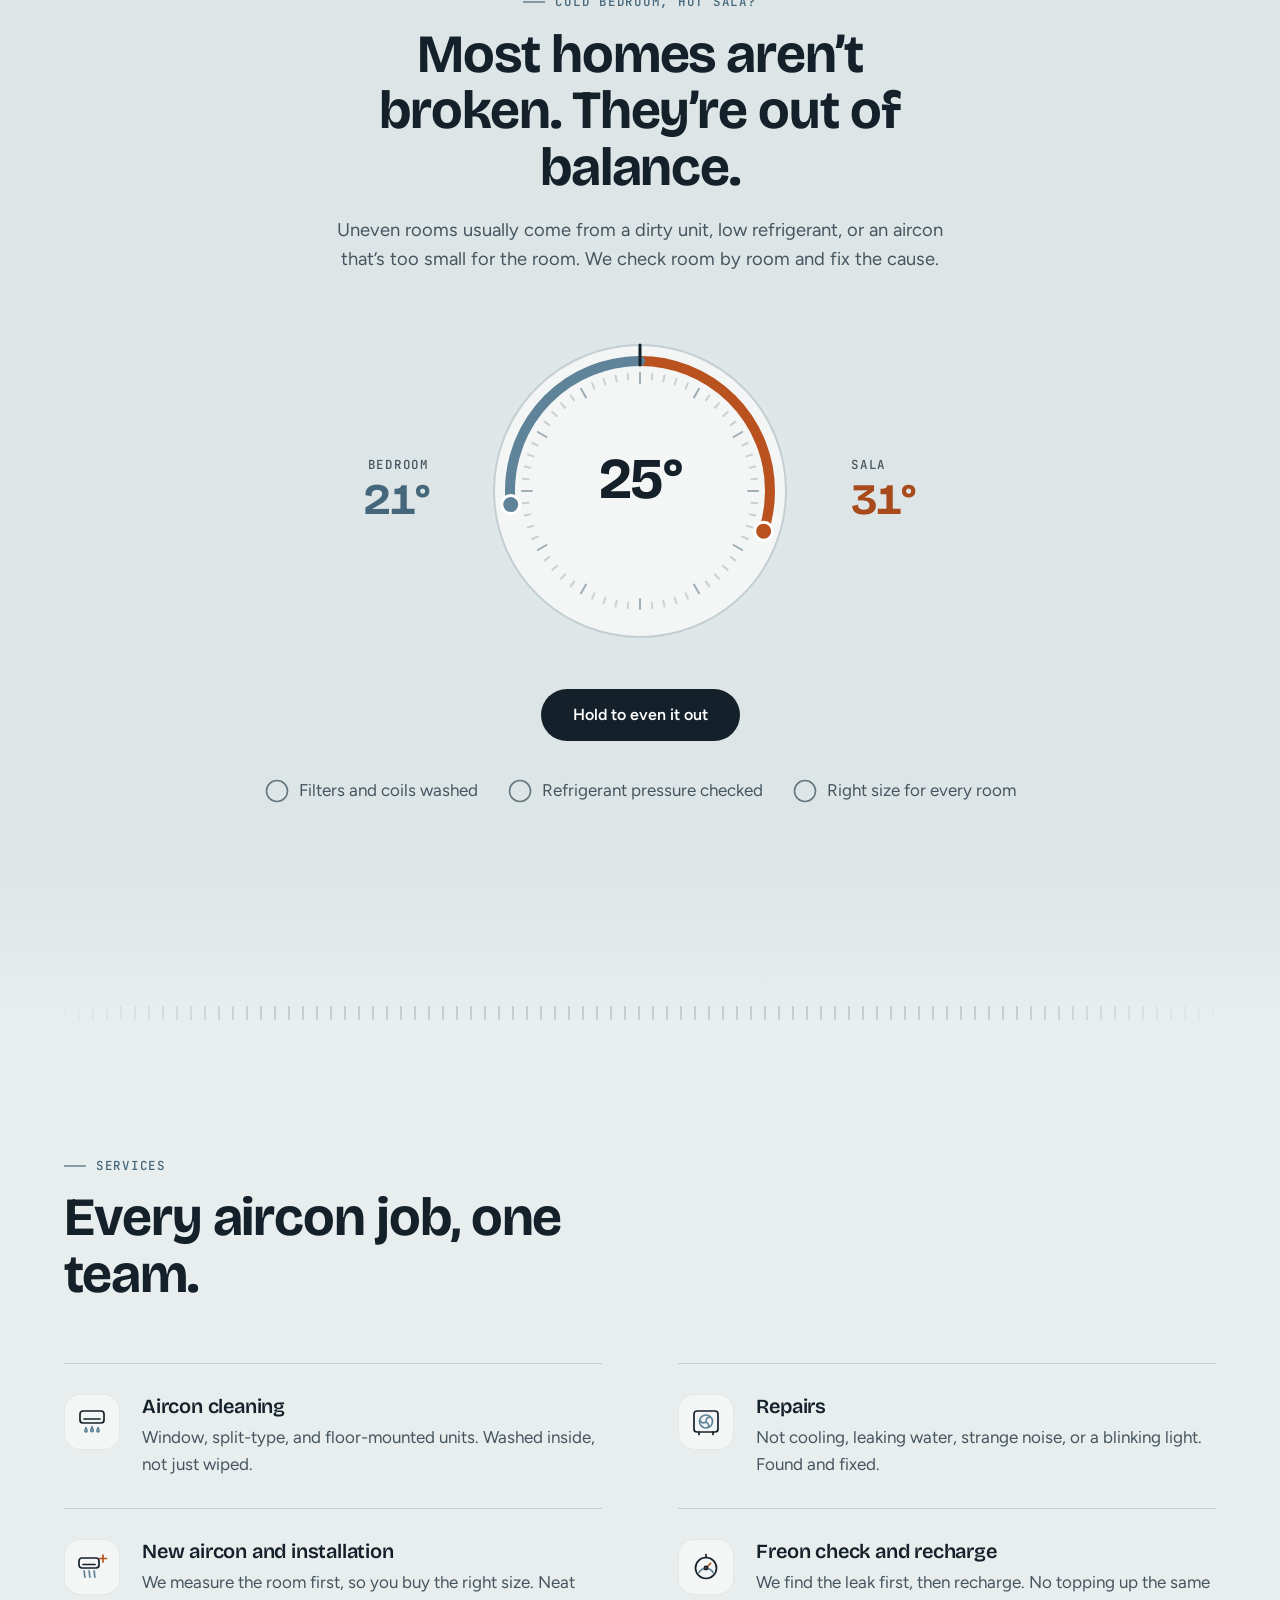
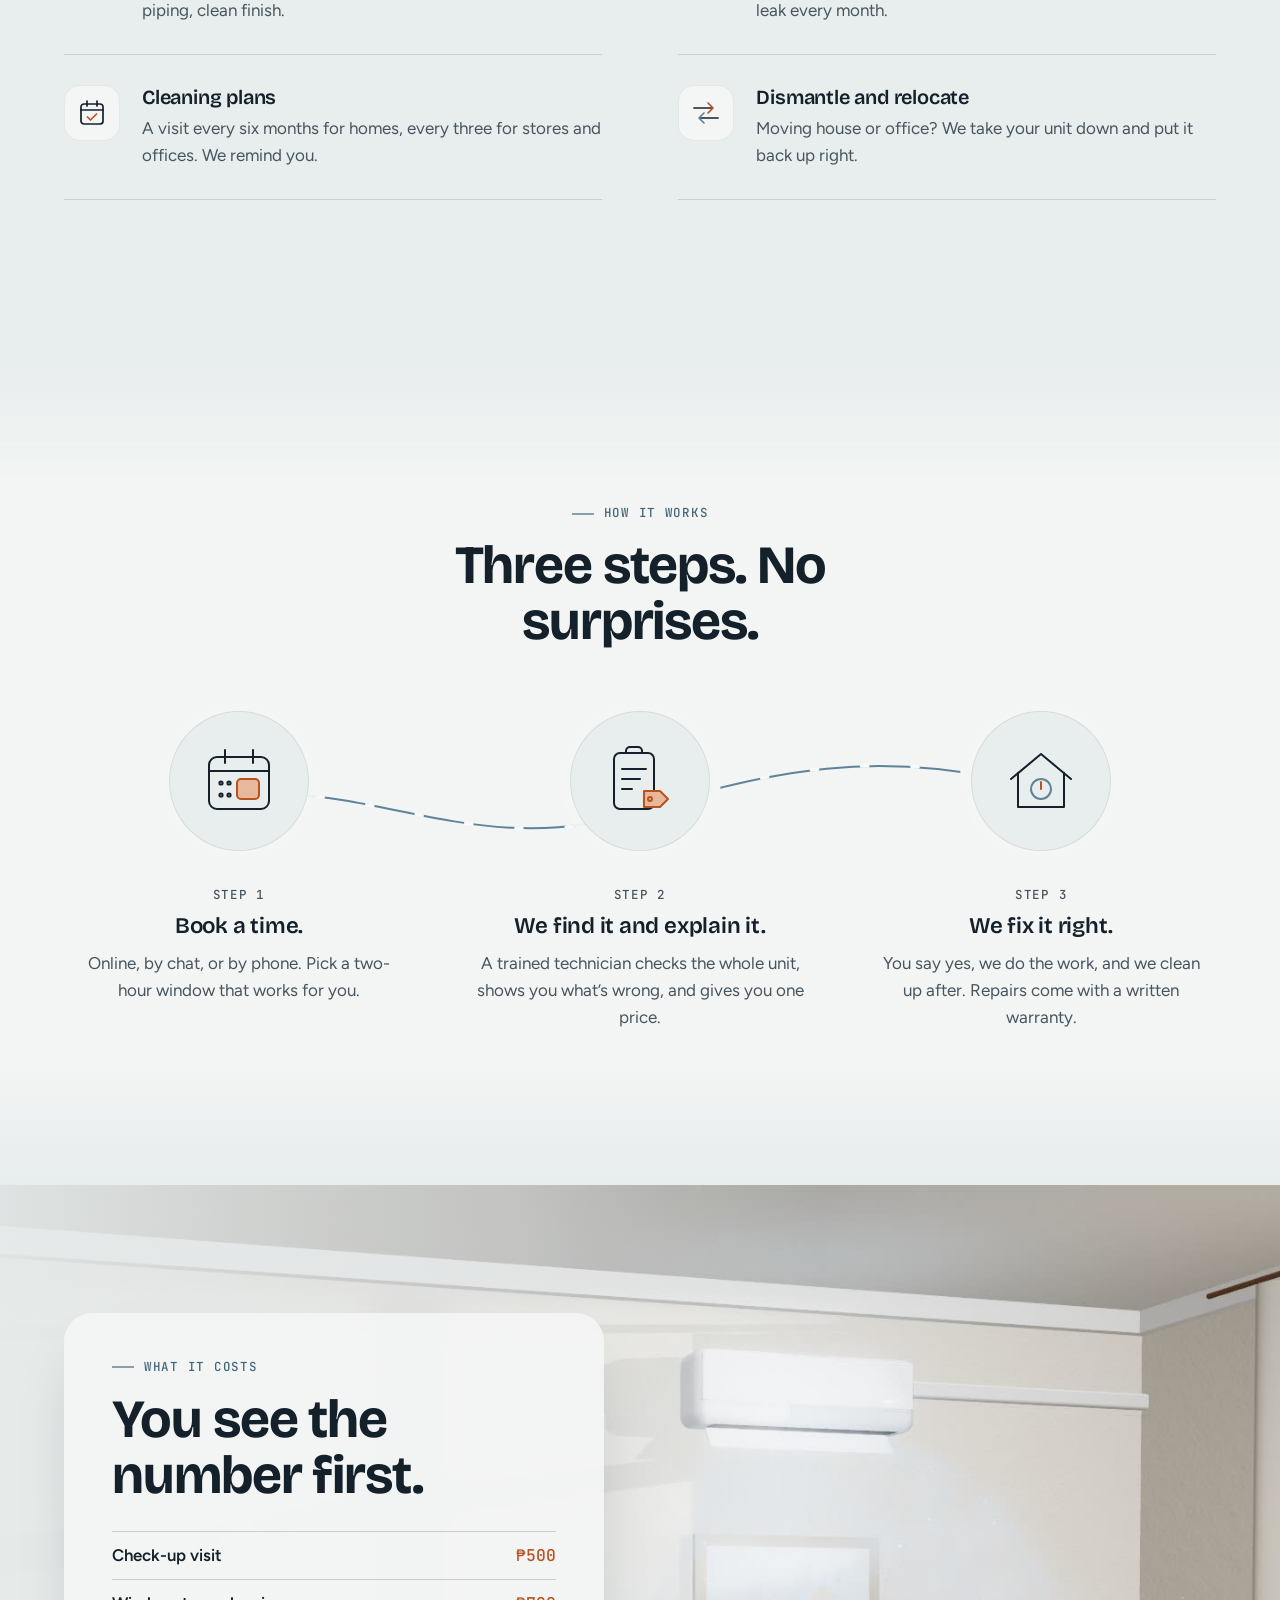
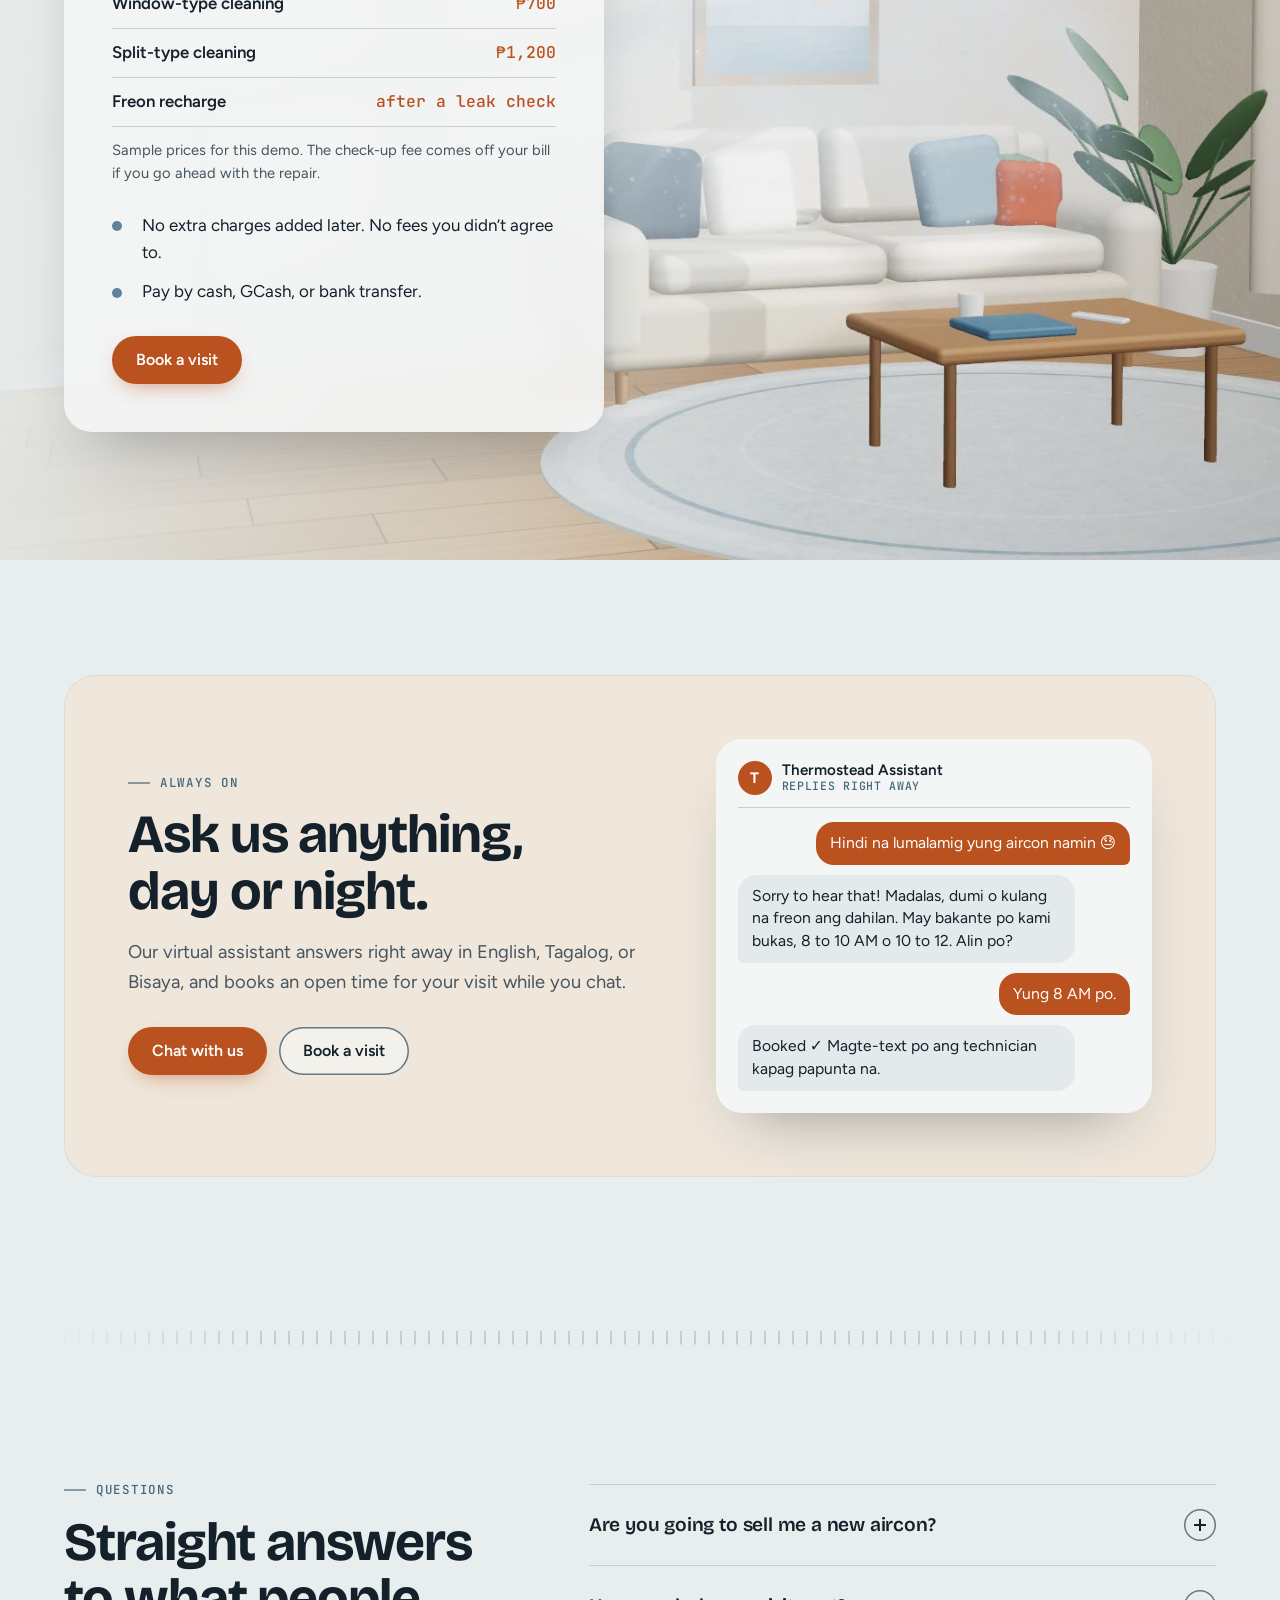
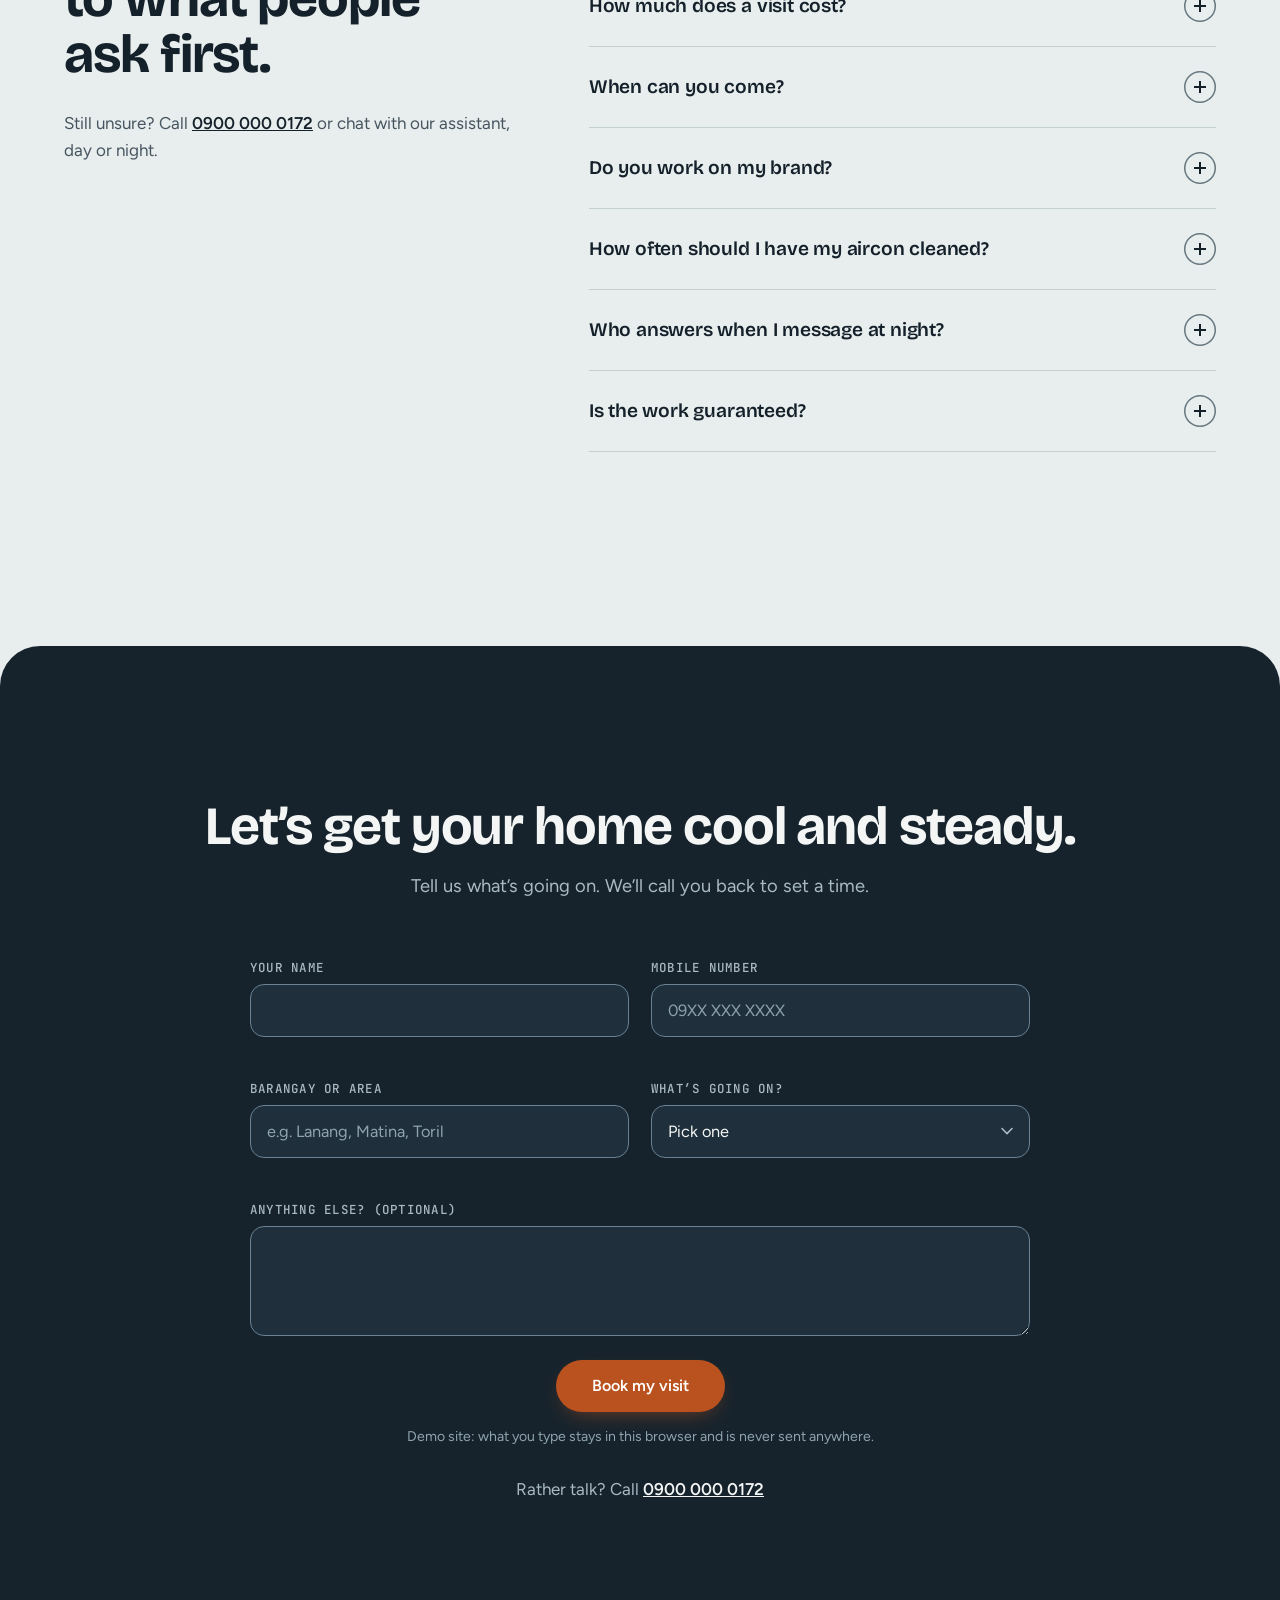
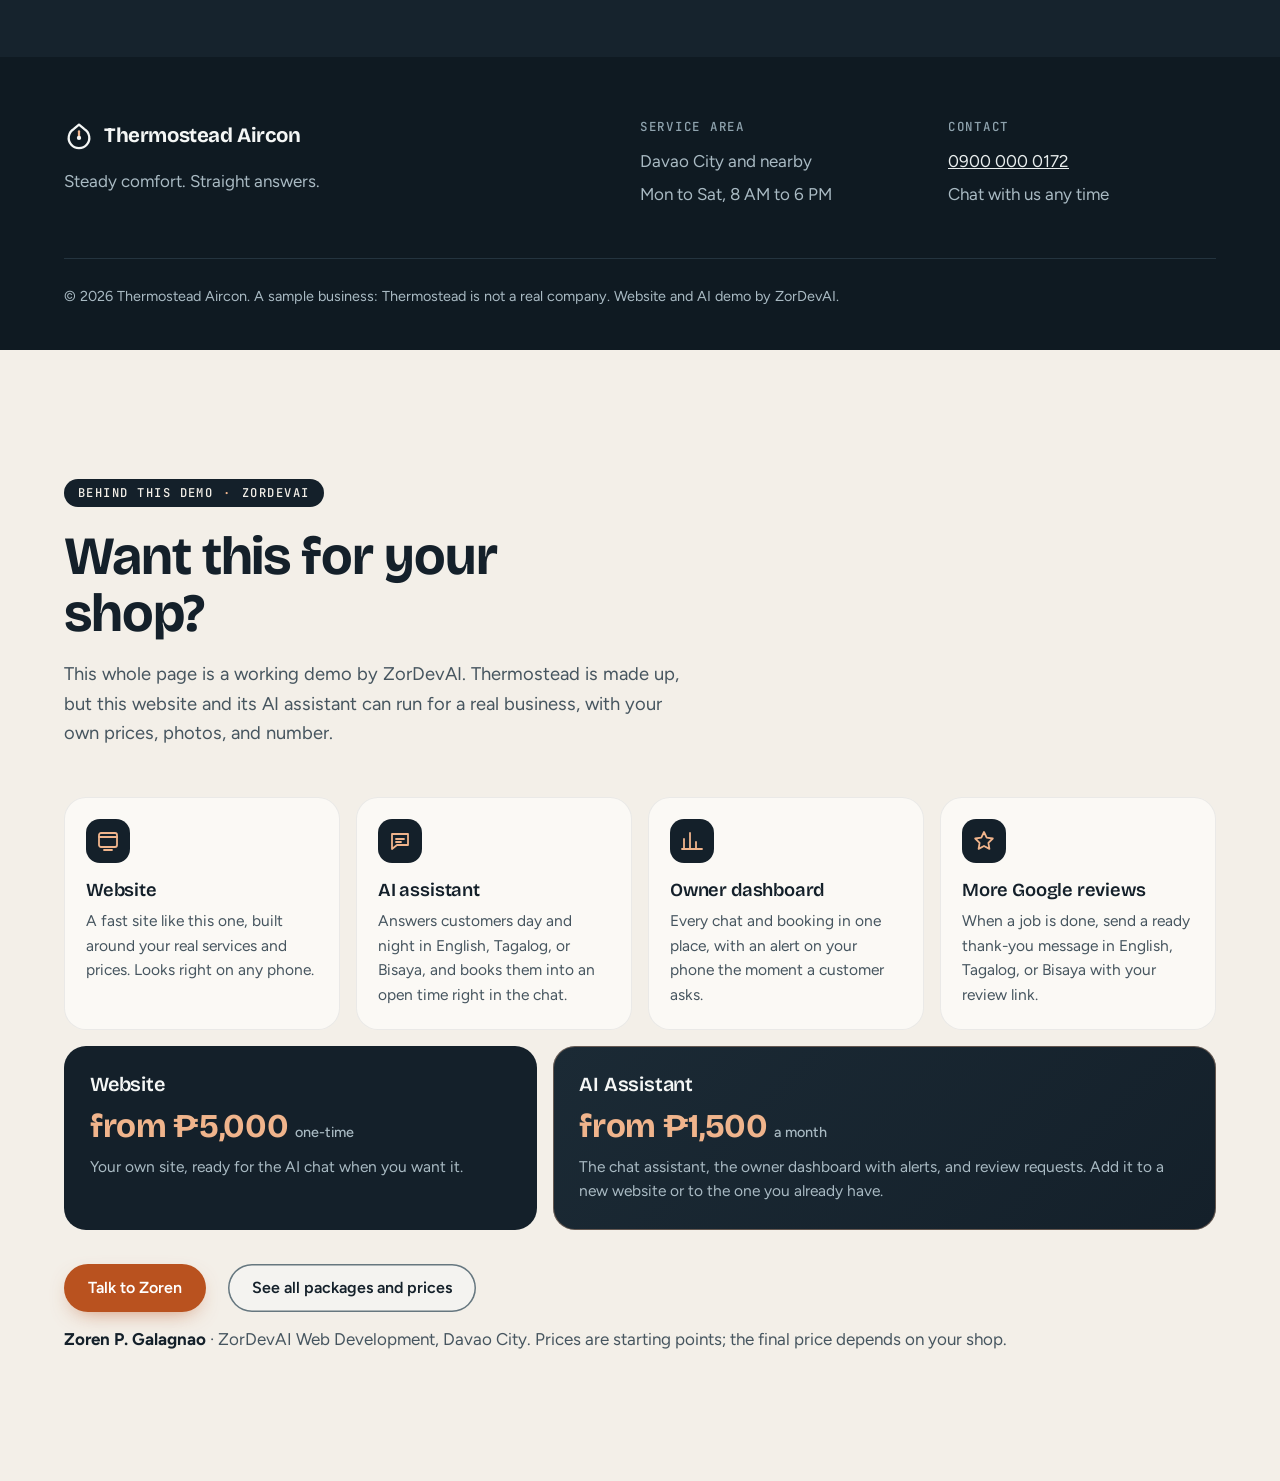
<file: thermostead/index.html>
<!doctype html>
<html lang="en">
<head>
<meta charset="utf-8">
<meta name="viewport" content="width=device-width, initial-scale=1">
<title>Thermostead Aircon · Steady comfort. Straight answers.</title>
<meta name="description" content="Aircon cleaning, repair, and installation in Davao City. On time, priced up front, never upsold. A sample business for a ZorDevAI demo.">
<meta name="robots" content="noindex">
<meta name="theme-color" content="#E8EDED">
<link rel="icon" href="data:image/svg+xml,%3Csvg xmlns='http://www.w3.org/2000/svg' viewBox='0 0 32 32'%3E%3Crect width='32' height='32' rx='8' fill='%23E8EDED'/%3E%3Cpath d='M10.5 8.5 16 3.8l5.5 4.7A11 11 0 1 1 10.5 8.5z' fill='none' stroke='%2314202A' stroke-width='2.6' stroke-linejoin='round'/%3E%3Cpath d='M16 18v-7' stroke='%23B9521F' stroke-width='2.6' stroke-linecap='round'/%3E%3Ccircle cx='16' cy='18' r='2.4' fill='%2314202A'/%3E%3C/svg%3E">
<meta property="og:type" content="website">
<meta property="og:title" content="Thermostead Aircon · Steady comfort. Straight answers.">
<meta property="og:description" content="Aircon cleaning, repair, and installation in Davao City. A ZorDevAI demo website with an AI chat assistant.">
<!-- DEPLOY STEP: these point at the GitHub Pages sample; update both if the site moves to its own domain -->
<meta property="og:url" content="https://zpgalagnao.github.io/sample-website/thermostead/">
<meta property="og:image" content="https://zpgalagnao.github.io/sample-website/thermostead/assets/og.jpg">
<link rel="preconnect" href="https://fonts.googleapis.com">
<link rel="preconnect" href="https://fonts.gstatic.com" crossorigin>
<link href="https://fonts.googleapis.com/css2?family=Bricolage+Grotesque:opsz,wght@12..96,600;12..96,700&family=Figtree:wght@400;500;600&family=JetBrains+Mono:wght@500&display=swap" rel="stylesheet">
<link rel="stylesheet" href="demo/demo.css">
<style>
:root{
  --canvas:#E8EDED;
  --panel:#F4F6F5;
  --panel-2:#DDE5E6;
  --warm:#EFE7DB;
  --accent:#B9521F;
  --accent-hover:#9E4419;
  --accent-muted:#E7B89B;
  --accent-light:#F0B48C;
  --air:#5F8499;
  --air-dark:#44677B;
  --text-secondary:#46555F;
  --text-primary:#14202A;
  --ink:#14202A;
  --ink-deep:#16232D;
  --line:#C4CFD2;
  --border:#66777F;
  --ease-out:cubic-bezier(.22,1,.36,1);
  --ease-io:cubic-bezier(.65,0,.35,1);
  --tshadow:0 1px 1px rgba(246,241,234,.9),0 2px 14px rgba(243,237,228,.85),0 8px 40px rgba(243,237,228,.7);
}
*,*::before,*::after{box-sizing:border-box}
[hidden]{display:none!important}
html{overflow-x:hidden;overflow-x:clip;-webkit-text-size-adjust:100%;scroll-behavior:smooth}
body{margin:0;overflow-x:hidden;overflow-x:clip;background:var(--canvas);color:var(--ink);font:400 1.0625rem/1.6 'Figtree',system-ui,sans-serif;-webkit-font-smoothing:antialiased;animation:pageIn .9s var(--ease-out) both}
@keyframes pageIn{from{opacity:0}to{opacity:1}}
img,svg,video{display:block}
a{color:inherit}
h1,h2,h3{font-family:'Bricolage Grotesque',system-ui,sans-serif;font-weight:700;letter-spacing:-.02em;line-height:1.05;margin:0}
h2{font-size:clamp(2rem,4.2vw,3.4rem);max-width:16ch}
h3{font-size:1.3rem;font-weight:600;letter-spacing:-.01em;line-height:1.2}
p{margin:0}
.sr-only{position:absolute;width:1px;height:1px;padding:0;margin:-1px;overflow:hidden;clip:rect(0,0,0,0);white-space:nowrap;border:0}
.skip{position:fixed;left:16px;top:-64px;z-index:100;background:var(--ink);color:#fff;padding:12px 18px;border-radius:12px;text-decoration:none;font-weight:600;transition:top .35s var(--ease-out)}
.skip:focus{top:12px}
:focus-visible{outline:3px solid var(--accent);outline-offset:3px;border-radius:8px}
main:focus{outline:none}

/* ---------- Buttons ---------- */
.btn{display:inline-flex;align-items:center;justify-content:center;gap:10px;font:600 1rem/1 'Figtree',system-ui,sans-serif;padding:16px 24px;border-radius:999px;text-decoration:none;border:0;cursor:pointer;text-shadow:none;transition:transform .35s var(--ease-out),background-color .35s var(--ease-out),box-shadow .35s var(--ease-out),color .35s var(--ease-out)}
.btn-primary{background:var(--accent);color:#fff;box-shadow:0 8px 22px -10px rgba(185,82,31,.7)}
.btn-primary:hover{background:var(--accent-hover);transform:translateY(-1px);box-shadow:0 12px 26px -10px rgba(158,68,25,.75)}
.btn-ghost{color:var(--ink);background:rgba(244,246,245,.66);box-shadow:inset 0 0 0 1.5px var(--border)}
.btn-ghost:hover{background:var(--panel);transform:translateY(-1px)}
.btn-sm{padding:12px 18px;font-size:.94rem}
@media (pointer:coarse){.btn{min-height:44px;display:inline-flex;align-items:center;justify-content:center}}

/* ---------- Nav ---------- */
.nav{position:fixed;inset:0 0 auto 0;z-index:50;display:flex;align-items:center;gap:28px;padding:14px clamp(16px,4vw,48px);transition:background-color .45s var(--ease-out),box-shadow .45s var(--ease-out)}
.nav.solid{background:rgba(232,237,237,.94);box-shadow:0 1px 0 rgba(20,32,42,.08)}
.brand{display:flex;align-items:center;gap:10px;font:700 1.28rem/1 'Bricolage Grotesque',system-ui,sans-serif;letter-spacing:-.02em;color:var(--ink);text-decoration:none}
.brand svg{width:30px;height:30px}
.nav nav{margin-left:auto}
.nav ul{display:flex;gap:28px;list-style:none;margin:0;padding:0}
.nav nav a{position:relative;display:inline-block;padding:8px 0;color:var(--ink);text-decoration:none;font-weight:500;font-size:.98rem}
.nav nav a::after{content:"";position:absolute;left:0;right:0;bottom:2px;height:2px;background:var(--accent);transform:scaleX(0);transform-origin:left;transition:transform .45s var(--ease-out)}
.nav nav a:hover::after{transform:scaleX(1)}
@media (max-width:820px){.nav nav{display:none}.nav .btn{margin-left:auto}}

/* ---------- One environment behind the page ---------- */
.env{position:fixed;inset:0;z-index:-1;pointer-events:none;overflow:hidden}
.env .sun{position:absolute;inset:-30%;background:linear-gradient(115deg,transparent 36%,rgba(255,226,180,.24) 46%,rgba(255,226,180,.06) 55%,transparent 64%),radial-gradient(55% 45% at 82% 12%,rgba(255,232,196,.34),transparent 70%);animation:sunDrift 76s var(--ease-io) infinite;animation-delay:-22s}
@keyframes sunDrift{0%,100%{transform:translate3d(-4%,-2%,0) rotate(0deg)}50%{transform:translate3d(4%,2%,0) rotate(2deg)}}
.env .motes i{position:absolute;width:4px;height:4px;border-radius:50%;background:#FFF4E0;box-shadow:0 0 8px rgba(255,214,160,.9);opacity:.5;animation:moteDrift 34s linear infinite}
.env .motes i:nth-child(1){left:12%;top:22%;animation-delay:-4s}
.env .motes i:nth-child(2){left:28%;top:64%;animation-delay:-19s;animation-duration:41s}
.env .motes i:nth-child(3){left:46%;top:38%;animation-delay:-11s}
.env .motes i:nth-child(4){left:63%;top:78%;animation-delay:-27s;animation-duration:38s}
.env .motes i:nth-child(5){left:78%;top:30%;animation-delay:-8s;animation-duration:44s}
.env .motes i:nth-child(6){left:88%;top:58%;animation-delay:-15s}
.env .motes i:nth-child(7){left:36%;top:88%;animation-delay:-30s;animation-duration:47s}
.env .motes i:nth-child(8){left:56%;top:14%;animation-delay:-2s;animation-duration:36s}
@keyframes moteDrift{0%{transform:translate3d(0,0,0)}25%{transform:translate3d(18px,-26px,0)}50%{transform:translate3d(-10px,-48px,0)}75%{transform:translate3d(-22px,-20px,0)}100%{transform:translate3d(0,0,0)}}

/* ---------- Hero: a 3D room, scrubbed by scroll ---------- */
.hero{position:relative;height:600vh}
.stage{position:sticky;top:0;height:100vh;overflow:hidden;background:#E8DCCB}
.poster,.hero-video,.still img{position:absolute;inset:0;width:100%;height:100%;object-fit:cover}
.poster{z-index:0}
.still{display:none}
.hero-video{z-index:1;opacity:0;pointer-events:none;transform:translateZ(0);transition:opacity .9s var(--ease-out)}
.stage.video-ready .hero-video{opacity:1}
.stage.video-failed .poster{display:none}
.stage.video-failed .still{display:block}
/* a quiet loading ring while the room streams in */
.loader{position:absolute;right:6vw;bottom:5.5vh;z-index:3;width:38px;height:38px;opacity:0;transition:opacity .5s var(--ease-out)}
.stage.loading .loader{opacity:1}
.loader circle{fill:none;stroke-width:3}
.loader .track{stroke:rgba(20,32,42,.12)}
.loader .prog{stroke:var(--air-dark);stroke-linecap:round;transform:rotate(-90deg);transform-origin:50% 50%;stroke-dasharray:1 1;stroke-dashoffset:var(--lp,1);transition:stroke-dashoffset .3s linear}
body.hero-on .env{visibility:hidden}
.bands{position:absolute;inset:0;z-index:2;pointer-events:none}
.band{position:absolute;opacity:0;isolation:isolate;text-shadow:var(--tshadow)}
.band::before{content:"";position:absolute;inset:-20% -16%;z-index:-1;pointer-events:none;opacity:calc(.25 + .75*var(--k,1));background:radial-gradient(ellipse 70% 62% at 50% 50%,rgba(244,238,229,.88) 0%,rgba(244,238,229,.62) 46%,rgba(244,238,229,0) 76%)}
.band.on{pointer-events:auto}
.band .line{font-family:'Bricolage Grotesque',system-ui,sans-serif;font-weight:700;font-size:clamp(2.1rem,4.1vw,3.9rem);line-height:1.06;letter-spacing:-.025em;color:var(--ink)}
.band .eyebrow{font:500 .78rem/1 'JetBrains Mono',ui-monospace,monospace;letter-spacing:.14em;text-transform:uppercase;color:var(--text-secondary);margin-bottom:22px}
.b1{left:6vw;top:56vh}
.b1 .line{max-width:13ch}
.b2{right:6vw;top:24vh;text-align:right}
.b2 .line{max-width:12ch;margin-left:auto}
.b3{left:6vw;top:24vh}
.b3 .line{max-width:15ch}
.b4{left:6vw;top:18vh}
.b4 .line{font-size:clamp(2.6rem,5.2vw,5rem);max-width:11ch}
.b4 .sub{font-size:clamp(1.05rem,1.3vw,1.22rem);line-height:1.55;color:var(--text-secondary);max-width:40ch;margin-top:22px}
.b4 .cta-row{display:flex;flex-wrap:wrap;gap:12px;margin-top:30px}
.w{display:inline-block;white-space:nowrap}
.c{display:inline-block}
/* Band 1: drift down, like the air falling */
.b1 .eyebrow{opacity:clamp(0,var(--k,0)*3,1)}
.b1 .w{--kc:clamp(0,(var(--k,0) - var(--th,0))*2.8,1);opacity:var(--kc);transform:translateY(calc((1 - var(--kc))*-26px))}
/* Band 2: blur to sharp, like haze clearing in the sunbeam */
.b2 .bs{display:grid}
.b2 .soft,.b2 .sharp{grid-area:1/1}
.b2 .soft{filter:blur(10px);opacity:calc((1 - var(--k,0))*.9)}
.b2 .sharp{opacity:var(--k,0)}
/* Band 3: grid snap-align, straight lines for straight answers */
.b3 .c{--kc:clamp(0,(var(--k,0) - var(--th,0))*2.6,1);opacity:var(--kc);transform:translateX(calc((1 - var(--kc))*var(--jx,0px)))}
/* Band 4: word rise into a staged settle */
.b4 .eyebrow{opacity:clamp(0,var(--k,0)*3,1)}
.b4 .w{--kc:clamp(0,(var(--k,0) - var(--th,0))*3,1);opacity:var(--kc);transform:translateY(calc((1 - var(--kc))*30px))}
.b4 .sub{--ks:clamp(0,(var(--k,0) - .66)*4,1);opacity:var(--ks);transform:translateY(calc((1 - var(--ks))*14px))}
.b4 .cta-row{--kb:clamp(0,(var(--k,0) - .78)*5,1);opacity:var(--kb);transform:translateY(calc((1 - var(--kb))*14px))}
.chip{background:rgba(246,242,236,.9);border:1px solid rgba(95,132,153,.36);border-radius:12px;box-shadow:0 4px 14px -8px rgba(20,32,42,.25)}
.readout{position:absolute;left:6vw;bottom:5.5vh;z-index:3;display:flex;align-items:center;gap:10px;padding:11px 15px;font:500 .8rem/1 'JetBrains Mono',ui-monospace,monospace;letter-spacing:.1em;text-transform:uppercase;color:var(--ink)}
.readout .dot{position:relative;width:10px;height:10px;flex:none}
.readout .dot i{position:absolute;inset:0;border-radius:50%}
.readout .dot .hot{background:var(--accent)}
.readout .dot .cool{background:var(--air);opacity:var(--cool,0)}
.readout .lbl:empty{display:none}
.readout .val{font-size:.98rem;letter-spacing:.04em}
.cue{position:absolute;left:50%;bottom:4.5vh;z-index:3;display:flex;flex-direction:column;align-items:center;gap:10px;transform:translateX(-50%);font:500 .72rem/1 'JetBrains Mono',ui-monospace,monospace;letter-spacing:.2em;text-transform:uppercase;color:var(--text-secondary)}
.cue i{width:2px;height:40px;background:linear-gradient(var(--air),transparent);transform-origin:top;animation:cue 2.4s var(--ease-io) infinite}
@keyframes cue{0%{transform:scaleY(0);opacity:1}60%{transform:scaleY(1);opacity:1}100%{transform:scaleY(1);opacity:0}}
@media (max-height:560px){.cue,.readout{display:none}}

/* The static hero: phones, portrait tablets, coarse portrait, landscape phones, reduced motion */
@media (max-width: 720px), (orientation: portrait) and (max-width: 1024px), (orientation: portrait) and (pointer: coarse), (orientation: landscape) and (pointer: coarse) and (max-height: 560px), (prefers-reduced-motion: reduce){
  .hero{height:auto}
  .stage{position:relative;height:auto;min-height:100vh;min-height:100svh}
  .poster,.hero-video,.loader{display:none}
  .still{display:block}
  .still img{object-position:50% 100%}
  .stage::after{content:"";position:absolute;inset:0;z-index:1;pointer-events:none;background:linear-gradient(180deg,rgba(243,238,231,.96) 0%,rgba(243,238,231,.84) 40%,rgba(243,238,231,0) 66%)}
  .band.b4::before{display:none}
  .bands{position:relative;inset:auto}
  .band{display:none}
  .band.b4{display:block;position:relative;left:auto;right:auto;top:auto;opacity:1!important;--k:1!important;padding:calc(96px + 3vh) 6vw 48vh;pointer-events:auto}
  .b4 .line{font-size:clamp(2.5rem,10vw,4.4rem)}
  .cue{display:none}
}

/* ---------- Sections ---------- */
.wrap{width:min(1180px,100% - 2*clamp(16px,5vw,64px));margin-inline:auto}
.sec{position:relative;padding:clamp(88px,12vw,160px) 0}
.two{display:grid;grid-template-columns:minmax(0,5fr) minmax(0,7fr);gap:clamp(32px,6vw,96px);align-items:start}
@media (max-width:900px){.two{grid-template-columns:1fr}}
.kicker{display:flex;align-items:center;gap:10px;margin-bottom:18px;font:500 .78rem/1 'JetBrains Mono',ui-monospace,monospace;letter-spacing:.14em;text-transform:uppercase;color:var(--air-dark)}
.kicker::before{content:"";width:22px;height:2px;background:currentColor;opacity:.6}
.lede{font-size:1.15rem;color:var(--text-secondary);max-width:52ch}
.sec-head{margin-bottom:60px}
.sec-head.center,.center{display:flex;flex-direction:column;align-items:center;text-align:center}
.reveal .r-item{opacity:0;transform:translateY(22px);transition:opacity .9s var(--ease-out),transform .9s var(--ease-out);transition-delay:calc(var(--i,0)*110ms)}
.reveal.in .r-item{opacity:1;transform:none}
.reveal.done .r-item{transition-delay:0s!important}
.ticks-divider{position:absolute;top:0;left:50%;width:min(1180px,100% - 32px);height:14px;transform:translateX(-50%);background:repeating-linear-gradient(90deg,var(--line) 0 2px,transparent 2px 14px);-webkit-mask:linear-gradient(90deg,transparent,#000 18%,#000 82%,transparent);mask:linear-gradient(90deg,transparent,#000 18%,#000 82%,transparent);clip-path:inset(0 100% 0 0);transition:clip-path 1.6s var(--ease-out)}
.ticks-divider.in{clip-path:inset(0 0 0 0)}

/* 1. Promises */
.sticky-col{position:sticky;top:120px}
.flowline{width:min(300px,80%);height:auto;margin-top:40px;overflow:visible}
.flowline path{fill:none;stroke:var(--air);stroke-width:2;stroke-linecap:round;stroke-dasharray:1 1;stroke-dashoffset:1}
.flowline .f2{opacity:.6}
.flowline .f3{opacity:.32}
.promise-list{list-style:none;margin:0;padding:0}
.promise-list li{display:grid;grid-template-columns:auto 1fr;gap:28px;align-items:baseline;padding:36px 0;border-top:1px solid var(--line)}
.promise-list li:last-child{border-bottom:1px solid var(--line)}
.num{position:relative;font:500 1.75rem/1 'JetBrains Mono',ui-monospace,monospace;color:var(--accent)}
.num::after{content:attr(data-n);position:absolute;left:0;top:0;color:var(--accent);filter:blur(10px);opacity:0}
.promises.live .num::after{animation:glow 5s ease-in-out infinite}
.promise-list li:nth-child(2) .num::after{animation-delay:-1.6s}
.promise-list li:nth-child(3) .num::after{animation-delay:-3.2s}
@keyframes glow{0%,100%{opacity:0}50%{opacity:.7}}
.promise-list h3{font-size:clamp(1.35rem,2vw,1.7rem)}
.promise-list p{max-width:46ch;margin-top:10px;color:var(--text-secondary)}

/* 2. Even it out */
.even{background:linear-gradient(180deg,rgba(221,229,230,0),var(--panel-2) 12%,var(--panel-2) 88%,rgba(221,229,230,0))}
.even h2{max-width:18ch}
.even .lede{margin-top:20px}
.dial-wrap{display:grid;grid-template-columns:1fr auto 1fr;align-items:center;gap:clamp(16px,4vw,56px);width:min(780px,100%);margin:56px 0 38px}
.dial-box{position:relative;width:clamp(220px,32vw,320px);aspect-ratio:1}
.dial-box::before{content:"";position:absolute;inset:-8%;border-radius:50%;background:radial-gradient(circle,rgba(255,255,255,.75),rgba(255,255,255,0) 68%);opacity:.5}
.even.live .dial-box::before{animation:breath 5.5s ease-in-out infinite;animation-delay:-2s}
@keyframes breath{0%,100%{opacity:.35}50%{opacity:.85}}
.dial{position:relative;width:100%;height:100%;overflow:visible}
.ring{fill:var(--panel);stroke:#C3CFD3;stroke-width:2}
.ticks line{stroke:#9DAEB6;stroke-width:2;stroke-linecap:round}
.arc{fill:none;stroke-width:10;stroke-linecap:round;transition:opacity .5s var(--ease-out)}
.arc.warm{stroke:var(--accent)}
.arc.cool{stroke:var(--air)}
.knob{stroke:#fff;stroke-width:3;transition:fill .5s var(--ease-out)}
.knob.w{fill:var(--accent)}
.knob.c{fill:var(--air)}
.even.complete .arc{opacity:0}
.even.complete .knob{fill:var(--ink)}
.mark{stroke:var(--ink);stroke-width:3;stroke-linecap:round}
.dial-center{position:absolute;inset:0;display:flex;flex-direction:column;align-items:center;justify-content:center;pointer-events:none}
.dc-v{font:700 clamp(2.6rem,5vw,3.6rem)/1 'Bricolage Grotesque',system-ui,sans-serif;letter-spacing:-.03em}
.dc-l{margin-top:10px;font:500 .74rem/1 'JetBrains Mono',ui-monospace,monospace;letter-spacing:.16em;text-transform:uppercase;color:var(--air-dark);opacity:0;transform:translateY(6px);transition:opacity .6s var(--ease-out),transform .6s var(--ease-out)}
.even.complete .dc-l{opacity:1;transform:none}
.read{display:flex;flex-direction:column;gap:8px}
.read.left{align-items:flex-end;text-align:right}
.read.right{align-items:flex-start;text-align:left}
.rl{font:500 .78rem/1 'JetBrains Mono',ui-monospace,monospace;letter-spacing:.14em;text-transform:uppercase;color:var(--text-secondary)}
.rv{font:700 clamp(2rem,3.4vw,2.8rem)/1 'Bricolage Grotesque',system-ui,sans-serif;letter-spacing:-.02em;font-variant-numeric:tabular-nums;transition:color .6s var(--ease-out)}
.up .rv{color:#A84A1B}
.down .rv{color:#44677B}
.even.complete .rv{color:var(--ink)}
@media (max-width:600px){
  .dial-wrap{grid-template-columns:1fr 1fr;row-gap:28px}
  .dial-box{grid-column:1/-1;grid-row:1;justify-self:center}
  .read.up,.read.down{grid-row:2;align-items:center;text-align:center}
}
.btn-hold{position:relative;overflow:hidden;background:var(--ink);color:#fff;padding:18px 32px;-webkit-user-select:none;user-select:none;-webkit-touch-callout:none;touch-action:none}
.btn-hold .fill{position:absolute;inset:0;background:var(--accent);transform-origin:left;transform:scaleX(var(--h,0))}
.btn-hold .hl{position:relative}
.btn-hold:hover{transform:translateY(-1px)}
.btn-hold:disabled{cursor:default;background:var(--accent);transform:none}
.checks{list-style:none;display:flex;flex-wrap:wrap;justify-content:center;gap:14px 30px;margin:36px 0 0;padding:0}
.checks li{display:flex;align-items:center;gap:10px;color:var(--text-secondary);transition:color .6s var(--ease-out)}
.checks svg{width:24px;height:24px;flex:none}
.checks circle{fill:none;stroke:var(--border);stroke-width:1.6;transition:stroke .6s var(--ease-out)}
.checks path{fill:none;stroke:var(--air-dark);stroke-width:2.4;stroke-linecap:round;stroke-linejoin:round;stroke-dasharray:1 1;stroke-dashoffset:1;transition:stroke-dashoffset .6s var(--ease-out)}
.checks li.lit{color:var(--ink)}
.checks li.lit circle{stroke:var(--air-dark)}
.checks li.lit path{stroke-dashoffset:0}
.checks li:nth-child(2),.checks li:nth-child(2) path,.checks li:nth-child(2) circle{transition-delay:.18s}
.checks li:nth-child(3),.checks li:nth-child(3) path,.checks li:nth-child(3) circle{transition-delay:.36s}
.done-label{min-height:1.6em;margin-top:24px;font:500 .95rem/1.6 'JetBrains Mono',ui-monospace,monospace;letter-spacing:.06em;color:var(--air-dark);opacity:0;transform:translateY(8px);transition:opacity .6s var(--ease-out) .55s,transform .6s var(--ease-out) .55s}
.even.complete .done-label{opacity:1;transform:none}

/* 3. Services */
.services .sec-head{align-items:flex-start}
.svc{list-style:none;display:grid;grid-template-columns:1fr 1fr;column-gap:clamp(32px,6vw,96px);margin:0;padding:0}
.svc li{display:grid;grid-template-columns:56px 1fr;gap:22px;align-items:start;padding:30px 0;border-top:1px solid var(--line)}
.svc li:nth-last-child(-n+2){border-bottom:1px solid var(--line)}
@media (max-width:760px){.svc{grid-template-columns:1fr}.svc li:nth-last-child(2){border-bottom:0}}
.ico{display:grid;place-items:center;width:56px;height:56px;border-radius:16px;background:var(--panel);box-shadow:inset 0 0 0 1px rgba(20,32,42,.07)}
.ico svg{width:32px;height:32px;fill:none;stroke:var(--ink);stroke-width:1.7;stroke-linecap:round;stroke-linejoin:round}
.ico .acc{stroke:var(--accent)}
.ico .cool{stroke:var(--air)}
.fan{transform-box:view-box;transform-origin:16px 15.5px}
.services.live .fan{animation:spin 9s linear infinite}
@keyframes spin{to{transform:rotate(360deg)}}
.drip{animation:none}
.services.live .drip{animation:drip 2.6s var(--ease-io) infinite}
.services.live .drip:nth-child(2){animation-delay:-.9s}
.services.live .drip:nth-child(3){animation-delay:-1.7s}
@keyframes drip{0%,100%{transform:translateY(0);opacity:1}50%{transform:translateY(2px);opacity:.55}}
.svc h3{font-size:1.25rem}
.svc p{max-width:42ch;margin-top:6px;color:var(--text-secondary)}

/* 4. How it works */
.how{background:linear-gradient(180deg,rgba(244,246,245,0),rgba(244,246,245,.88) 16%,rgba(244,246,245,.88) 84%,rgba(244,246,245,0))}
.steps-wrap{position:relative}
.steps-line{position:absolute;left:0;right:0;top:40px;width:100%;height:120px;overflow:visible}
.steps-line path{fill:none;stroke-linecap:round;vector-effect:non-scaling-stroke}
.steps-line .base{stroke:var(--air);stroke-width:2;stroke-dasharray:1 1;stroke-dashoffset:1}
.steps-line .flow{stroke:#FFFFFF;stroke-width:3;stroke-dasharray:.008 .052;opacity:0;transition:opacity .8s var(--ease-out)}
.steps-line.drawn .flow{opacity:.95}
.how.live .steps-line.drawn .flow{animation:flow 7s linear infinite}
@keyframes flow{to{stroke-dashoffset:-.6}}
.steps{position:relative;list-style:none;display:grid;grid-template-columns:repeat(3,1fr);gap:clamp(20px,4vw,56px);margin:0;padding:0}
.steps li{display:flex;flex-direction:column;align-items:center;text-align:center}
.illus{display:grid;place-items:center;width:140px;height:140px;margin-bottom:28px;border-radius:50%;background:var(--canvas);box-shadow:0 0 0 10px rgba(244,246,245,.95),inset 0 0 0 1px rgba(20,32,42,.08)}
.illus svg{width:84px;height:84px;fill:none;stroke:var(--ink);stroke-width:2;stroke-linecap:round;stroke-linejoin:round}
.illus .acc{stroke:var(--accent)}
.illus .acc-fill{fill:var(--accent-muted);stroke:var(--accent)}
.illus .cool{stroke:var(--air)}
.step-n{margin-bottom:12px;font:500 .78rem/1 'JetBrains Mono',ui-monospace,monospace;letter-spacing:.14em;text-transform:uppercase;color:var(--air-dark)}
.steps h3{font-size:1.4rem}
.steps p{max-width:30ch;margin-top:10px;color:var(--text-secondary)}
@media (max-width:820px){.steps{grid-template-columns:1fr;gap:56px}.steps-line{display:none}}

/* 5. Honest pricing, over the cooled room */
.price{display:flex;align-items:center;min-height:min(92vh,860px);padding:0;overflow:hidden;background:#E8DCCB}
.price-art{position:absolute;inset:0}
.price-art img{width:100%;height:100%;object-fit:cover;object-position:68% 60%}
.price-art::after{content:"";position:absolute;inset:0;background:linear-gradient(90deg,rgba(232,237,237,.9) 0%,rgba(232,237,237,.5) 40%,rgba(232,237,237,0) 64%)}
.shimmer{position:absolute;inset:0 -60%;background:linear-gradient(110deg,transparent 42%,rgba(255,236,200,.3) 50%,transparent 58%);opacity:0;transform:translateX(-30%)}
.price.live .shimmer{animation:shimmer 10s var(--ease-io) infinite;animation-delay:-3s}
@keyframes shimmer{0%{transform:translateX(-30%);opacity:0}30%{opacity:1}70%{opacity:1}100%{transform:translateX(30%);opacity:0}}
.price .wrap{position:relative;z-index:1;padding:clamp(80px,10vw,140px) 0}
.price-card{max-width:540px;padding:clamp(28px,4vw,48px);border-radius:28px;background:rgba(244,246,245,.9);-webkit-backdrop-filter:blur(12px);backdrop-filter:blur(12px);box-shadow:0 30px 60px -30px rgba(20,32,42,.35)}
.rates{display:grid;gap:0;margin:26px 0 10px;padding:0;list-style:none}
.rates li{display:flex;justify-content:space-between;gap:16px;padding:13px 0;border-bottom:1px solid var(--line)}
.rates li:first-child{border-top:1px solid var(--line)}
.rates b{font:600 1.05rem/1.3 'Figtree',system-ui,sans-serif}
.rates span{font:500 1.02rem/1.3 'JetBrains Mono',ui-monospace,monospace;color:var(--accent);white-space:nowrap}
.price-card .fine{margin:12px 0 26px;font-size:.92rem;color:var(--text-secondary)}
.price-card ul.notes{display:grid;gap:12px;list-style:none;margin:0 0 30px;padding:0}
.price-card ul.notes li{display:grid;grid-template-columns:18px 1fr;gap:12px;align-items:start}
.price-card ul.notes li::before{content:"";width:10px;height:10px;margin-top:.55em;border-radius:50%;background:var(--air)}

/* 6. Always on: the assistant */
.ask{padding-top:clamp(72px,9vw,120px)}
.ask-card{display:grid;grid-template-columns:minmax(0,6fr) minmax(0,5fr);gap:clamp(28px,5vw,72px);align-items:center;padding:clamp(28px,5vw,64px);border-radius:32px;background:var(--warm);box-shadow:inset 0 0 0 1px rgba(20,32,42,.06)}
.ask-card h2{max-width:14ch}
.ask-card .lede{margin-top:18px}
.ask-card .cta-row{display:flex;flex-wrap:wrap;gap:12px;margin-top:30px}
.thread{display:flex;flex-direction:column;gap:10px;padding:22px;border-radius:26px;background:var(--panel);box-shadow:0 30px 60px -34px rgba(20,32,42,.45)}
.thread .who{display:flex;align-items:center;gap:10px;padding-bottom:12px;margin-bottom:4px;border-bottom:1px solid var(--line);font:600 .95rem/1.2 'Figtree',system-ui,sans-serif}
.thread .who i{display:grid;place-items:center;width:34px;height:34px;border-radius:50%;background:var(--accent);color:#fff;font-style:normal;font-weight:700}
.thread .who small{display:block;font:500 .72rem/1.3 'JetBrains Mono',ui-monospace,monospace;letter-spacing:.06em;color:var(--air-dark);text-transform:uppercase}
.bub{max-width:86%;padding:10px 14px;border-radius:18px;font-size:.98rem;line-height:1.45;opacity:0;transform:translateY(8px);transition:opacity .6s var(--ease-out),transform .6s var(--ease-out)}
.bub.me{align-self:flex-end;background:var(--accent);color:#fff;border-bottom-right-radius:6px}
.bub.ai{align-self:flex-start;background:#E4EAEB;border-bottom-left-radius:6px}
.ask.in-view .bub{opacity:1;transform:none}
.ask.in-view .bub:nth-of-type(2){transition-delay:.7s}
.ask.in-view .bub:nth-of-type(3){transition-delay:1.6s}
.ask.in-view .bub:nth-of-type(4){transition-delay:2.3s}
.ask.in-view .bub:nth-of-type(5){transition-delay:3.2s}
@media (max-width:900px){.ask-card{grid-template-columns:1fr}}

/* 7. FAQ */
.faq .aside{margin-top:26px;color:var(--text-secondary)}
.faq .aside a{color:var(--ink);font-weight:600}
.acc{border-top:1px solid var(--line)}
.acc details{border-bottom:1px solid var(--line)}
.acc summary{display:flex;align-items:center;justify-content:space-between;gap:24px;padding:24px 0;cursor:pointer;list-style:none;font:600 clamp(1.08rem,1.5vw,1.25rem)/1.35 'Bricolage Grotesque',system-ui,sans-serif;letter-spacing:-.01em}
.acc summary::-webkit-details-marker{display:none}
.pm{position:relative;flex:none;width:32px;height:32px;border-radius:50%;box-shadow:inset 0 0 0 1.5px var(--border);transition:background-color .4s var(--ease-out)}
.pm::before,.pm::after{content:"";position:absolute;left:50%;top:50%;width:12px;height:2px;background:var(--ink);transform:translate(-50%,-50%);transition:transform .45s var(--ease-out)}
.pm::after{transform:translate(-50%,-50%) rotate(90deg)}
details[open] .pm{background:var(--panel)}
details[open] .pm::after{transform:translate(-50%,-50%) rotate(0deg)}
.faq.live details[open] .pm{animation:pmBreath 4.5s ease-in-out infinite}
@keyframes pmBreath{0%,100%{transform:scale(1)}50%{transform:scale(1.08)}}
.ans p{max-width:60ch;padding:0 0 26px;color:var(--text-secondary)}
details[open] .ans{animation:ansIn .55s var(--ease-out)}
@keyframes ansIn{from{opacity:0;transform:translateY(-6px)}to{opacity:1;transform:none}}

/* 8. Book a visit */
.book{margin-top:40px;border-radius:40px 40px 0 0;background:var(--ink-deep);color:#E8EDED}
.book h2{max-width:none;color:#F4F6F5}
.book .lede{margin-top:16px;color:#A9BAC3}
.book :focus-visible{outline-color:var(--accent-light)}
.form{display:grid;grid-template-columns:1fr 1fr;gap:20px 22px;width:min(780px,100%);margin:0 auto}
.field{display:flex;flex-direction:column;gap:8px}
.field.full{grid-column:1/-1}
.field label{font:500 .78rem/1.2 'JetBrains Mono',ui-monospace,monospace;letter-spacing:.1em;text-transform:uppercase;color:#A9BAC3}
.field input,.field select,.field textarea{width:100%;padding:14px 16px;border:1.5px solid #6A8293;border-radius:14px;background:#1F2F3B;color:#F4F6F5;font:400 1.02rem/1.4 'Figtree',system-ui,sans-serif;transition:border-color .35s var(--ease-out),box-shadow .35s var(--ease-out)}
.field select{-webkit-appearance:none;appearance:none;padding-right:44px;background-image:url("data:image/svg+xml,%3Csvg xmlns='http://www.w3.org/2000/svg' viewBox='0 0 12 8'%3E%3Cpath d='M1 1.5l5 5 5-5' fill='none' stroke='%23A9BAC3' stroke-width='1.6' stroke-linecap='round'/%3E%3C/svg%3E");background-repeat:no-repeat;background-position:right 16px center;background-size:12px 8px}
.field textarea{min-height:110px;resize:vertical}
.field input::placeholder,.field textarea::placeholder{color:#8FA3AE}
.field input:focus,.field select:focus,.field textarea:focus{outline:none;border-color:var(--accent-light);box-shadow:0 0 0 3px rgba(240,180,140,.28)}
.field [aria-invalid="true"]{border-color:#F0B48C}
.err{min-height:1.2em;font-size:.88rem;color:#F0B48C}
.form-actions{grid-column:1/-1;display:flex;flex-direction:column;align-items:center;gap:14px;margin-top:4px}
.form-note{font-size:.88rem;color:#8FA3AE;text-align:center}
.btn-glow{position:relative;padding:18px 36px}
.btn-glow::after{content:"";position:absolute;inset:-4px;border-radius:inherit;box-shadow:0 0 30px 6px rgba(240,140,80,.45);opacity:0;pointer-events:none}
.book.live .btn-glow::after{animation:glow 4.5s ease-in-out infinite;animation-delay:-1s}
.alt{margin-top:28px;text-align:center;color:#A9BAC3}
.alt a{color:#F4F6F5;font-weight:600}
.success{padding:36px 0;text-align:center;outline:none;animation:ansIn .7s var(--ease-out)}
.success svg{width:64px;height:64px;margin:0 auto}
.success circle{fill:none;stroke:var(--accent-light);stroke-width:2}
.success path{fill:none;stroke:#F4F6F5;stroke-width:3;stroke-linecap:round;stroke-linejoin:round}
.s-h{max-width:26ch;margin:20px auto 0;font:700 clamp(1.6rem,3vw,2.2rem)/1.2 'Bricolage Grotesque',system-ui,sans-serif;letter-spacing:-.02em;color:#F4F6F5}
.s-p{max-width:48ch;margin:14px auto 0;color:#A9BAC3}
.s-p a{color:#F4F6F5;font-weight:600}
@media (max-width:600px){.form{grid-template-columns:1fr}}

/* Footer */
.foot{padding:64px 0 40px;background:#0F1A22;color:#A9BAC3}
.foot-grid{display:grid;grid-template-columns:2fr 1fr 1fr;gap:40px}
.foot .brand{color:#F4F6F5}
.foot .tag{margin-top:14px;color:#A9BAC3}
.foot h3{margin-bottom:12px;font:500 .78rem/1 'JetBrains Mono',ui-monospace,monospace;letter-spacing:.14em;text-transform:uppercase;color:#8FA3AE}
.foot p{line-height:1.9}
.foot a{color:#E8EDED}
.foot-bottom{margin-top:48px;padding-top:24px;border-top:1px solid #24343F;font-size:.9rem}
@media (max-width:760px){.foot-grid{grid-template-columns:1fr}}

/* ZorDevAI: what is behind this demo */
.zd-offer{padding:clamp(72px,10vw,128px) 0;background:#F3EFE8;color:var(--ink)}
.zd-offer .tagline{display:inline-flex;align-items:center;gap:10px;padding:8px 14px;border-radius:999px;background:#14202A;color:#F3EFE8;font:500 .76rem/1 'JetBrains Mono',ui-monospace,monospace;letter-spacing:.12em;text-transform:uppercase}
.zd-offer .tagline b{color:var(--accent-light);font-weight:500}
.zd-offer h2{margin-top:22px;max-width:15ch}
.zd-offer .lede{margin-top:18px}
.parts{display:grid;grid-template-columns:repeat(4,minmax(0,1fr));gap:16px;margin:48px 0 0;padding:0;list-style:none}
.parts li{padding:22px;border-radius:22px;background:#FBF9F5;box-shadow:inset 0 0 0 1px rgba(20,32,42,.07)}
.parts .pi{display:grid;place-items:center;width:44px;height:44px;margin-bottom:16px;border-radius:14px;background:#14202A;color:#F0B48C}
.parts .pi svg{width:24px;height:24px;fill:none;stroke:currentColor;stroke-width:1.8;stroke-linecap:round;stroke-linejoin:round}
.parts h3{font-size:1.15rem}
.parts p{margin-top:8px;font-size:.97rem;color:var(--text-secondary)}
@media (max-width:1000px){.parts{grid-template-columns:1fr 1fr}}
@media (max-width:560px){.parts{grid-template-columns:1fr}}
.plans{display:grid;grid-template-columns:1fr 1.4fr;gap:16px;margin-top:16px}
.plan{padding:26px;border-radius:22px;background:#14202A;color:#E8EDED}
.plan.main{background:linear-gradient(135deg,#1B2A35,#14202A);box-shadow:inset 0 0 0 1px rgba(240,180,140,.35)}
.plan h3{color:#F4F6F5;font-size:1.25rem}
.plan .amt{margin-top:12px;font:700 clamp(1.6rem,2.6vw,2.1rem)/1.1 'Bricolage Grotesque',system-ui,sans-serif;color:#F0B48C;letter-spacing:-.01em}
.plan .amt small{font:500 .9rem/1 'Figtree',system-ui,sans-serif;color:#A9BAC3;letter-spacing:0}
.plan p{margin-top:10px;color:#A9BAC3;font-size:.97rem}
@media (max-width:760px){.plans{grid-template-columns:1fr}}
.zd-cta{display:flex;flex-wrap:wrap;align-items:center;gap:14px 22px;margin-top:34px}
.zd-cta p{color:var(--text-secondary)}
.zd-cta b{color:var(--ink)}

/* Hidden tab: pause every loop */
body.paused *,body.paused *::before,body.paused *::after{animation-play-state:paused!important}

/* Reduced motion: every choreographed element in its final state */
@media (prefers-reduced-motion: reduce){
  html{scroll-behavior:auto}
  *,*::before,*::after{animation:none!important;transition:none!important;transition-delay:0s!important}
  .reveal .r-item,.bub{opacity:1;transform:none}
  .ticks-divider{clip-path:none}
  .flowline path,.steps-line .base{stroke-dashoffset:0}
}
</style>
</head>
<body>
<a class="skip" href="#main">Skip to content</a>

<div class="env" aria-hidden="true"><div class="sun"></div><div class="motes"><i></i><i></i><i></i><i></i><i></i><i></i><i></i><i></i></div></div>

<header class="nav" id="nav">
  <a class="brand" href="#top" aria-label="Thermostead Aircon, back to top">
    <svg viewBox="0 0 32 32" aria-hidden="true"><path d="M10.5 8.5 16 3.8l5.5 4.7A11 11 0 1 1 10.5 8.5z" fill="none" stroke="currentColor" stroke-width="2.4" stroke-linejoin="round"/><path d="M16 18v-7" stroke="#B9521F" stroke-width="2.4" stroke-linecap="round"/><circle cx="16" cy="18" r="2.3" fill="currentColor"/></svg>
    <span>Thermostead</span>
  </a>
  <nav aria-label="Main">
    <ul>
      <li><a href="#services">Services</a></li>
      <li><a href="#pricing">Prices</a></li>
      <li><a href="#how">How it works</a></li>
      <li><a href="#faq">FAQ</a></li>
    </ul>
  </nav>
  <a class="btn btn-primary btn-sm" href="#book">Book a visit</a>
</header>

<main id="main" tabindex="-1">

  <section class="hero" id="top" aria-label="Thermostead Aircon">
    <div class="stage">
      <picture class="still" aria-hidden="true">
        <source media="(orientation: portrait)" srcset="assets/hero-portrait.jpg">
        <img src="assets/hero-ending.jpg" alt="" width="1920" height="1080" decoding="async">
      </picture>
      <img class="poster" src="assets/hero-poster.jpg" alt="" aria-hidden="true" width="1920" height="1080" decoding="async">
      <video id="hero-video" class="hero-video" muted playsinline preload="none" aria-hidden="true" tabindex="-1"></video>

      <div class="bands">
        <div class="band b1" data-a="0" data-b="0.22">
          <p class="eyebrow">Thermostead Aircon · Davao City</p>
          <p class="line">Too hot to sleep. Still waiting on a callback.</p>
        </div>
        <div class="band b2" data-a="0.24" data-b="0.48">
          <p class="line"><span class="sr-only">We show up in the window we gave you.</span><span class="bs" aria-hidden="true"><span class="soft">We show up in the window we gave you.</span><span class="sharp">We show up in the window we gave you.</span></span></p>
        </div>
        <div class="band b3" data-a="0.50" data-b="0.74" data-spread="0.5">
          <p class="line">We find the real problem. You see the price before we start.</p>
        </div>
        <div class="band b4" data-a="0.78" data-b="1">
          <p class="eyebrow">Thermostead Aircon · Davao City</p>
          <h1 class="line">Steady comfort. Straight answers.</h1>
          <p class="sub">Aircon cleaning, repair, and installation. Fixed right, priced up front, never upsold.</p>
          <div class="cta-row">
            <a class="btn btn-primary" href="#book">Book a visit</a>
            <a class="btn btn-ghost" href="#how">See how a visit works</a>
          </div>
        </div>
      </div>

      <div class="readout chip" aria-hidden="true"><span class="dot"><i class="hot"></i><i class="cool"></i></span><span class="lbl">Inside</span><span class="val">33°C</span></div>
      <svg class="loader" viewBox="0 0 38 38" aria-hidden="true"><circle class="track" cx="19" cy="19" r="16"/><circle class="prog" cx="19" cy="19" r="16" pathLength="1"/></svg>
      <div class="cue" aria-hidden="true"><span>Scroll</span><i></i></div>
    </div>
  </section>

  <section class="sec promises" id="promises" aria-labelledby="promises-h">
    <div class="wrap two">
      <div class="sticky-col">
        <p class="kicker">The Thermostead way</p>
        <h2 id="promises-h">Three promises, in writing.</h2>
        <svg class="flowline" viewBox="0 0 300 220" aria-hidden="true">
          <path data-draw pathLength="1" d="M4 30C80 10 120 90 190 70S280 40 296 90"/>
          <path class="f2" data-draw pathLength="1" d="M4 70C70 60 110 140 180 120S270 110 296 160"/>
          <path class="f3" data-draw pathLength="1" d="M4 110C60 110 120 190 170 170S260 170 296 210"/>
        </svg>
      </div>
      <ol class="promise-list reveal">
        <li class="r-item" style="--i:0"><span class="num" data-n="01">01</span><div><h3>On time, or we call first.</h3><p>You get a two-hour arrival window. If we’re running late, you hear it from us before the window opens.</p></div></li>
        <li class="r-item" style="--i:1"><span class="num" data-n="02">02</span><div><h3>Price first, work second.</h3><p>We find the problem, explain it in plain words, and give you one price. Nothing starts until you say yes.</p></div></li>
        <li class="r-item" style="--i:2"><span class="num" data-n="03">03</span><div><h3>Repair before replace.</h3><p>If a cleaning or a repair fixes it, that’s what we do. We only bring up a new aircon when the numbers truly favor it, and we show you those numbers.</p></div></li>
      </ol>
    </div>
  </section>

  <section class="sec even" id="even" aria-labelledby="even-h">
    <div class="wrap center">
      <p class="kicker">Cold bedroom, hot sala?</p>
      <h2 id="even-h">Most homes aren’t broken. They’re out of balance.</h2>
      <p class="lede">Uneven rooms usually come from a dirty unit, low refrigerant, or an aircon that’s too small for the room. We check room by room and fix the cause.</p>
      <div class="dial-wrap">
        <div class="read down left"><span class="rl">Bedroom</span><span class="rv" id="down-v">21°</span></div>
        <div class="dial-box">
          <svg class="dial" viewBox="0 0 320 320" aria-hidden="true">
            <circle class="ring" cx="160" cy="160" r="146"/>
            <g class="ticks"></g>
            <circle class="arc warm" cx="160" cy="160" r="130" transform="rotate(-90 160 160)"/>
            <circle class="arc cool" cx="160" cy="160" r="130"/>
            <line class="mark" x1="160" y1="14" x2="160" y2="34"/>
            <circle class="knob w" cx="160" cy="30" r="9"/>
            <circle class="knob c" cx="160" cy="30" r="9"/>
          </svg>
          <div class="dial-center"><span class="dc-v">25°</span><span class="dc-l">Steady</span></div>
        </div>
        <div class="read up right"><span class="rl">Sala</span><span class="rv" id="up-v">31°</span></div>
      </div>
      <button class="btn btn-hold" id="hold" type="button" aria-describedby="even-done"><span class="fill" aria-hidden="true"></span><span class="hl">Hold to even it out</span></button>
      <ul class="checks">
        <li><svg viewBox="0 0 24 24" aria-hidden="true"><circle cx="12" cy="12" r="10.5"/><path pathLength="1" d="M7 12.5l3.2 3.2L17 8.8"/></svg>Filters and coils washed</li>
        <li><svg viewBox="0 0 24 24" aria-hidden="true"><circle cx="12" cy="12" r="10.5"/><path pathLength="1" d="M7 12.5l3.2 3.2L17 8.8"/></svg>Refrigerant pressure checked</li>
        <li><svg viewBox="0 0 24 24" aria-hidden="true"><circle cx="12" cy="12" r="10.5"/><path pathLength="1" d="M7 12.5l3.2 3.2L17 8.8"/></svg>Right size for every room</li>
      </ul>
      <p class="done-label" id="even-done" aria-live="polite"></p>
    </div>
  </section>

  <section class="sec services" id="services" aria-labelledby="services-h">
    <div class="ticks-divider" data-in aria-hidden="true"></div>
    <div class="wrap">
      <header class="sec-head"><p class="kicker">Services</p><h2 id="services-h">Every aircon job, one team.</h2></header>
      <ul class="svc reveal">
        <li class="r-item" style="--i:0"><span class="ico" aria-hidden="true"><svg viewBox="0 0 32 32"><rect x="4" y="5" width="24" height="12" rx="3"/><path d="M8 13h16"/><g class="cool"><path class="drip" d="M10 21.5c0 1.4-1.1 2.3-1.1 3.3a1.1 1.1 0 0 0 2.2 0c0-1-1.1-1.9-1.1-3.3z"/><path class="drip" d="M16 20.5c0 1.6-1.3 2.7-1.3 3.9a1.3 1.3 0 0 0 2.6 0c0-1.2-1.3-2.3-1.3-3.9z"/><path class="drip" d="M22 21.5c0 1.4-1.1 2.3-1.1 3.3a1.1 1.1 0 0 0 2.2 0c0-1-1.1-1.9-1.1-3.3z"/></g></svg></span><div><h3>Aircon cleaning</h3><p>Window, split-type, and floor-mounted units. Washed inside, not just wiped.</p></div></li>
        <li class="r-item" style="--i:1"><span class="ico" aria-hidden="true"><svg viewBox="0 0 32 32"><rect x="4" y="5" width="24" height="21" rx="3"/><circle class="cool" cx="16" cy="15.5" r="6.5"/><g class="fan cool"><path d="M16 16c0-3.2 1.6-5 3.4-4.6M16 16c2.8 1.6 3.4 3.9 2 5.1M16 16c-2.8 1.5-5 .8-5.3-1"/></g><path d="M9 26v2.5M23 26v2.5"/></svg></span><div><h3>Repairs</h3><p>Not cooling, leaking water, strange noise, or a blinking light. Found and fixed.</p></div></li>
        <li class="r-item" style="--i:2"><span class="ico" aria-hidden="true"><svg viewBox="0 0 32 32"><rect x="3" y="7" width="20" height="10" rx="3"/><path d="M7 13.5h12"/><path class="cool" d="M8 20c1 2 0 4 1 6M13 20c1 2 0 4 1 6M18 20c1 2 0 4 1 6"/><path class="acc" d="M27 4v7M23.5 7.5h7"/></svg></span><div><h3>New aircon and installation</h3><p>We measure the room first, so you buy the right size. Neat piping, clean finish.</p></div></li>
        <li class="r-item" style="--i:3"><span class="ico" aria-hidden="true"><svg viewBox="0 0 32 32"><circle cx="16" cy="17" r="10.5"/><path class="cool" d="M9 21.5a8 8 0 0 1 14 0"/><path class="acc" d="M16 17l4.6-4.6"/><circle cx="16" cy="17" r="1.6"/><path d="M16 3.5v3"/></svg></span><div><h3>Freon check and recharge</h3><p>We find the leak first, then recharge. No topping up the same leak every month.</p></div></li>
        <li class="r-item" style="--i:4"><span class="ico" aria-hidden="true"><svg viewBox="0 0 32 32"><rect x="5" y="7" width="22" height="20" rx="3"/><path d="M5 13h22M11 4v5M21 4v5"/><path class="acc" d="M11.5 20l3 3 6-6"/></svg></span><div><h3>Cleaning plans</h3><p>A visit every six months for homes, every three for stores and offices. We remind you.</p></div></li>
        <li class="r-item" style="--i:5"><span class="ico" aria-hidden="true"><svg viewBox="0 0 32 32"><path d="M4 11h18"/><path class="acc" d="M18 6l5 5-5 5"/><path d="M28 21H10"/><path class="cool" d="M14 16l-5 5 5 5"/></svg></span><div><h3>Dismantle and relocate</h3><p>Moving house or office? We take your unit down and put it back up right.</p></div></li>
      </ul>
    </div>
  </section>

  <section class="sec how" id="how" aria-labelledby="how-h">
    <div class="wrap">
      <header class="sec-head center"><p class="kicker">How it works</p><h2 id="how-h">Three steps. No surprises.</h2></header>
      <div class="steps-wrap">
        <svg class="steps-line" viewBox="0 0 1000 120" preserveAspectRatio="none" aria-hidden="true">
          <path class="base" data-draw pathLength="1" d="M90 60C240 0 340 120 500 60S760 0 910 60"/>
          <path class="flow" pathLength="1" d="M90 60C240 0 340 120 500 60S760 0 910 60"/>
        </svg>
        <ol class="steps reveal">
          <li class="r-item" style="--i:0">
            <span class="illus" aria-hidden="true"><svg viewBox="0 0 84 84"><rect x="12" y="18" width="60" height="52" rx="8"/><path d="M12 32h60M28 11v13M56 11v13"/><circle cx="24" cy="44" r="1.6"/><circle cx="32" cy="44" r="1.6"/><circle cx="24" cy="56" r="1.6"/><circle cx="32" cy="56" r="1.6"/><rect class="acc-fill" x="40" y="40" width="22" height="20" rx="4"/></svg></span>
            <p class="step-n">Step 1</p><h3>Book a time.</h3><p>Online, by chat, or by phone. Pick a two-hour window that works for you.</p>
          </li>
          <li class="r-item" style="--i:1">
            <span class="illus" aria-hidden="true"><svg viewBox="0 0 84 84"><rect x="16" y="14" width="40" height="56" rx="6"/><path d="M28 14v-2a4 4 0 0 1 4-4h8a4 4 0 0 1 4 4v2"/><path d="M24 30h24M24 40h18M24 50h10"/><path class="acc-fill" d="M46 52h16l8 8-8 8H46z"/><circle cx="52" cy="60" r="2" class="acc"/></svg></span>
            <p class="step-n">Step 2</p><h3>We find it and explain it.</h3><p>A trained technician checks the whole unit, shows you what’s wrong, and gives you one price.</p>
          </li>
          <li class="r-item" style="--i:2">
            <span class="illus" aria-hidden="true"><svg viewBox="0 0 84 84"><path d="M12 40L42 15l30 25"/><path d="M19 34v34h46V34"/><circle class="cool" cx="42" cy="50" r="10"/><path class="acc" d="M42 50v-7"/></svg></span>
            <p class="step-n">Step 3</p><h3>We fix it right.</h3><p>You say yes, we do the work, and we clean up after. Repairs come with a written warranty.</p>
          </li>
        </ol>
      </div>
    </div>
  </section>

  <section class="sec price" id="pricing" aria-labelledby="price-h">
    <div class="price-art" aria-hidden="true">
      <img src="assets/hero-ending.jpg" alt="" loading="lazy" decoding="async" width="1920" height="1080">
      <div class="shimmer"></div>
    </div>
    <div class="wrap">
      <div class="price-card reveal">
        <p class="kicker r-item" style="--i:0">What it costs</p>
        <h2 id="price-h" class="r-item" style="--i:1">You see the number first.</h2>
        <ul class="rates r-item" style="--i:2">
          <li><b>Check-up visit</b><span>₱500</span></li>
          <li><b>Window-type cleaning</b><span>₱700</span></li>
          <li><b>Split-type cleaning</b><span>₱1,200</span></li>
          <li><b>Freon recharge</b><span>after a leak check</span></li>
        </ul>
        <p class="fine r-item" style="--i:3">Sample prices for this demo. The check-up fee comes off your bill if you go ahead with the repair.</p>
        <ul class="notes">
          <li class="r-item" style="--i:4">No extra charges added later. No fees you didn’t agree to.</li>
          <li class="r-item" style="--i:5">Pay by cash, GCash, or bank transfer.</li>
        </ul>
        <a class="btn btn-primary r-item" style="--i:6" href="#book">Book a visit</a>
      </div>
    </div>
  </section>

  <section class="sec ask" id="ask" aria-labelledby="ask-h">
    <div class="wrap">
      <div class="ask-card">
        <div>
          <p class="kicker">Always on</p>
          <h2 id="ask-h">Ask us anything, day or night.</h2>
          <p class="lede">Our virtual assistant answers right away in English, Tagalog, or Bisaya, and books an open time for your visit while you chat.</p>
          <div class="cta-row">
            <button class="btn btn-primary" type="button" data-open-chat>Chat with us</button>
            <a class="btn btn-ghost" href="#book">Book a visit</a>
          </div>
        </div>
        <div class="thread" aria-hidden="true">
          <p class="who"><i>T</i><span>Thermostead Assistant<small>Replies right away</small></span></p>
          <p class="bub me">Hindi na lumalamig yung aircon namin 😓</p>
          <p class="bub ai">Sorry to hear that! Madalas, dumi o kulang na freon ang dahilan. May bakante po kami bukas, 8 to 10 AM o 10 to 12. Alin po?</p>
          <p class="bub me">Yung 8 AM po.</p>
          <p class="bub ai">Booked ✓ Magte-text po ang technician kapag papunta na.</p>
        </div>
      </div>
    </div>
  </section>

  <section class="sec faq" id="faq" aria-labelledby="faq-h">
    <div class="ticks-divider" data-in aria-hidden="true"></div>
    <div class="wrap two">
      <div>
        <p class="kicker">Questions</p>
        <h2 id="faq-h">Straight answers to what people ask first.</h2>
        <p class="aside">Still unsure? Call <a href="tel:+639000000172">0900 000 0172</a> or chat with our assistant, day or night.</p>
      </div>
      <div class="acc">
        <details><summary>Are you going to sell me a new aircon?<span class="pm" aria-hidden="true"></span></summary><div class="ans"><p>No. If a cleaning or a repair fixes it, that’s what we do. If your unit is near the end, we show you its age, the repair cost, and the math, then you decide. No pressure.</p></div></details>
        <details><summary>How much does a visit cost?<span class="pm" aria-hidden="true"></span></summary><div class="ans"><p>The check-up is ₱500, and it comes off your bill if you go ahead with the repair. Cleaning starts at ₱700 for a window-type and ₱1,200 for a split-type. These are sample prices for this demo.</p></div></details>
        <details><summary>When can you come?<span class="pm" aria-hidden="true"></span></summary><div class="ans"><p>Most bookings get a visit the same day or the next morning. You get a two-hour window and a text when the technician is on the way.</p></div></details>
        <details><summary>Do you work on my brand?<span class="pm" aria-hidden="true"></span></summary><div class="ans"><p>Yes. We service all major brands of window-type, split-type, and floor-mounted aircons.</p></div></details>
        <details><summary>How often should I have my aircon cleaned?<span class="pm" aria-hidden="true"></span></summary><div class="ans"><p>Every six months for most homes. Every three months if it runs all day, or for stores and offices. A clean unit cools faster and uses less electricity.</p></div></details>
        <details><summary>Who answers when I message at night?<span class="pm" aria-hidden="true"></span></summary><div class="ans"><p>Our virtual assistant answers right away, any time, and books an open time for your visit right in the chat. Our team contacts you before the visit.</p></div></details>
        <details><summary>Is the work guaranteed?<span class="pm" aria-hidden="true"></span></summary><div class="ans"><p>Yes. Repairs come with a written warranty on parts and labor. New installs come with the manufacturer’s warranty plus ours.</p></div></details>
      </div>
    </div>
  </section>

  <section class="sec book" id="book" aria-labelledby="book-h">
    <div class="wrap">
      <header class="sec-head center"><h2 id="book-h">Let’s get your home cool and steady.</h2><p class="lede">Tell us what’s going on. We’ll call you back to set a time.</p></header>
      <form class="form" id="book-form" novalidate>
        <div class="field"><label for="f-name">Your name</label><input id="f-name" name="name" type="text" autocomplete="name" required><span class="err" aria-live="polite"></span></div>
        <div class="field"><label for="f-phone">Mobile number</label><input id="f-phone" name="phone" type="tel" autocomplete="tel" inputmode="tel" placeholder="09XX XXX XXXX" required><span class="err" aria-live="polite"></span></div>
        <div class="field"><label for="f-area">Barangay or area</label><input id="f-area" name="area" type="text" autocomplete="address-level3" placeholder="e.g. Lanang, Matina, Toril" required><span class="err" aria-live="polite"></span></div>
        <div class="field"><label for="f-issue">What’s going on?</label>
          <select id="f-issue" name="issue" required>
            <option value="" selected disabled>Pick one</option>
            <option>Not cooling</option>
            <option>Leaking water</option>
            <option>Strange noise or smell</option>
            <option>Cleaning</option>
            <option>New aircon or installation</option>
            <option>Something else</option>
          </select><span class="err" aria-live="polite"></span></div>
        <div class="field full"><label for="f-notes">Anything else? (optional)</label><textarea id="f-notes" name="notes" rows="3"></textarea></div>
        <div class="form-actions">
          <button class="btn btn-primary btn-glow" type="submit">Book my visit</button>
          <p class="form-note">Demo site: what you type stays in this browser and is never sent anywhere.</p>
        </div>
      </form>
      <div class="success" id="book-success" tabindex="-1" hidden>
        <svg viewBox="0 0 64 64" aria-hidden="true"><circle cx="32" cy="32" r="29"/><path d="M20 33l8 8 16-17"/></svg>
        <p class="s-h"></p>
        <p class="s-p"></p>
      </div>
      <p class="alt">Rather talk? Call <a href="tel:+639000000172">0900 000 0172</a></p>
    </div>
  </section>
</main>

<footer class="foot">
  <div class="wrap">
    <div class="foot-grid">
      <div>
        <a class="brand" href="#top" aria-label="Thermostead Aircon, back to top">
          <svg viewBox="0 0 32 32" aria-hidden="true"><path d="M10.5 8.5 16 3.8l5.5 4.7A11 11 0 1 1 10.5 8.5z" fill="none" stroke="currentColor" stroke-width="2.4" stroke-linejoin="round"/><path d="M16 18v-7" stroke="#F0B48C" stroke-width="2.4" stroke-linecap="round"/><circle cx="16" cy="18" r="2.3" fill="currentColor"/></svg>
          <span>Thermostead Aircon</span>
        </a>
        <p class="tag">Steady comfort. Straight answers.</p>
      </div>
      <div>
        <h3>Service area</h3>
        <p>Davao City and nearby<br>Mon to Sat, 8 AM to 6 PM</p>
      </div>
      <div>
        <h3>Contact</h3>
        <p><a href="tel:+639000000172">0900 000 0172</a><br>Chat with us any time</p>
      </div>
    </div>
    <p class="foot-bottom">© 2026 Thermostead Aircon. A sample business: Thermostead is not a real company. Website and AI demo by ZorDevAI.</p>
  </div>
</footer>

<aside class="zd-offer" id="zordevai" aria-labelledby="zd-h">
  <div class="wrap">
    <p class="tagline">Behind this demo <b>·</b> ZorDevAI</p>
    <h2 id="zd-h">Want this for your shop?</h2>
    <p class="lede">This whole page is a working demo by ZorDevAI. Thermostead is made up, but this website and its AI assistant can run for a real business, with your own prices, photos, and number.</p>
    <ul class="parts">
      <li><span class="pi"><svg viewBox="0 0 24 24" aria-hidden="true"><rect x="3" y="4" width="18" height="14" rx="2"/><path d="M3 8h18M8 21h8"/></svg></span><h3>Website</h3><p>A fast site like this one, built around your real services and prices. Looks right on any phone.</p></li>
      <li><span class="pi"><svg viewBox="0 0 24 24" aria-hidden="true"><path d="M4 5h16v11H9l-5 4z"/><path d="M8 10h8M8 13h5"/></svg></span><h3>AI assistant</h3><p>Answers customers day and night in English, Tagalog, or Bisaya, and books them into an open time right in the chat.</p></li>
      <li><span class="pi"><svg viewBox="0 0 24 24" aria-hidden="true"><path d="M4 20V10M10 20V4M16 20v-7M22 20H2"/></svg></span><h3>Owner dashboard</h3><p>Every chat and booking in one place, with an alert on your phone the moment a customer asks.</p></li>
      <li><span class="pi"><svg viewBox="0 0 24 24" aria-hidden="true"><path d="M12 3l2.7 5.6 6.1.9-4.4 4.3 1 6.1L12 17l-5.4 2.9 1-6.1-4.4-4.3 6.1-.9z"/></svg></span><h3>More Google reviews</h3><p>When a job is done, send a ready thank-you message in English, Tagalog, or Bisaya with your review link.</p></li>
    </ul>
    <div class="plans">
      <div class="plan"><h3>Website</h3><p class="amt">from ₱5,000 <small>one-time</small></p><p>Your own site, ready for the AI chat when you want it.</p></div>
      <div class="plan main"><h3>AI Assistant</h3><p class="amt">from ₱1,500 <small>a month</small></p><p>The chat assistant, the owner dashboard with alerts, and review requests. Add it to a new website or to the one you already have.</p></div>
    </div>
    <div class="zd-cta">
      <a class="btn btn-primary" id="zd-contact" href="#" hidden>Talk to Zoren</a>
      <a class="btn btn-ghost" href="../pricing/">See all packages and prices</a>
      <p><b>Zoren P. Galagnao</b> · ZorDevAI Web Development, Davao City. Prices are starting points; the final price depends on your shop.</p>
    </div>
  </div>
</aside>

<script>
(() => {
'use strict';
const $ = (s, r = document) => r.querySelector(s);
const $$ = (s, r = document) => [...r.querySelectorAll(s)];
const clamp = (v, lo, hi) => Math.min(hi, Math.max(lo, v));
const smoothstep = (p, e0, e1) => { const t = clamp((p - e0) / (e1 - e0), 0, 1); return t * t * (3 - 2 * t); };
const rng = seed => { let s = seed >>> 0; return () => (s = (s * 1664525 + 1013904223) >>> 0) / 4294967296; };
const RM = matchMedia('(prefers-reduced-motion: reduce)');

/* The 3D room, rendered in code (thermostead-review/render) and scrubbed by scroll. */
const HERO_VIDEO = 'assets/hero-scrub.mp4';

/* ---------- Split headline text once, with seeded offsets ---------- */
function splitText(el, o) {
  const text = el.textContent.trim().replace(/\s+/g, ' ');
  const r = rng(o.seed);
  const words = text.split(' ');
  const total = text.replace(/ /g, '').length;
  const sr = document.createElement('span'); sr.className = 'sr-only'; sr.textContent = text;
  const vis = document.createElement('span'); vis.setAttribute('aria-hidden', 'true');
  let ci = 0;
  words.forEach((word, wi) => {
    const w = document.createElement('span'); w.className = 'w';
    if (o.chars) {
      for (const ch of word) {
        const c = document.createElement('span'); c.className = 'c'; c.textContent = ch;
        c.style.setProperty('--th', (ci / total * o.spread + r() * 0.06).toFixed(3));
        c.style.setProperty('--jx', ((r() < 0.5 ? -1 : 1) * (o.jx[0] + r() * (o.jx[1] - o.jx[0]))).toFixed(1) + 'px');
        w.appendChild(c); ci++;
      }
    } else {
      w.textContent = word;
      w.style.setProperty('--th', (wi / words.length * 0.5).toFixed(3));
    }
    vis.appendChild(w);
    if (wi < words.length - 1) vis.appendChild(document.createTextNode(' '));
  });
  el.textContent = '';
  el.append(sr, vis);
}
splitText($('.b1 .line'), { seed: 11 });
splitText($('.b3 .line'), { seed: 23, chars: true, spread: +$('.b3').dataset.spread || 0.5, jx: [18, 54] });
splitText($('.b4 .line'), { seed: 5 });

/* ---------- The scroll hero ---------- */
const hero = $('#top'), stage = $('.stage'), video = $('#hero-video'), loader = $('.loader');
const cue = $('.cue'), readout = $('.readout'), readVal = $('.readout .val'), readLbl = $('.readout .lbl');
const bands = $$('.band').map((el, i, arr) => ({ el, a: +el.dataset.a, b: +el.dataset.b, ramp: +el.dataset.ramp || 0, first: i === 0, last: i === arr.length - 1, op: -1, k: -1, on: null }));
const lastBand = bands[bands.length - 1];

let heroTop = 0, range = 1, vh = innerHeight;
function measure() {
  vh = innerHeight;
  heroTop = hero.getBoundingClientRect().top + scrollY;
  range = Math.max(1, hero.offsetHeight - vh);
}
const heroProgress = () => clamp((scrollY - heroTop) / range, 0, 1);

let target = 0, shown = 0, rafId = null, lastTick = 0, loadK = 0, loadStart = 0;
let heroOnScreen = true, scrubOn = false, heroInit = false;
const cache = {};
function resetCache() { Object.assign(cache, { cool: -1, cue: -1, label: '', labelAt: 0, seekT: -1 }); }
resetCache();

function drawBands(p) {
  for (const b of bands) {
    const f = Math.min(0.045, (b.b - b.a) / 3);
    let op;
    if (b.first) op = 1 - smoothstep(p, b.b - f, b.b);
    else if (b.last) op = smoothstep(p, b.a, b.a + f);
    else op = smoothstep(p, b.a, b.a + f) * (1 - smoothstep(p, b.b - f, b.b));
    const ramp = b.ramp || Math.min(0.06, (b.b - b.a) * 0.35);
    let k = clamp((p - b.a) / ramp, 0, 1);
    if (b.first) k = Math.max(k, loadK);
    if (Math.abs(op - b.op) > 0.002 || (op === 0 && b.op !== 0) || (op === 1 && b.op !== 1)) { b.op = op; b.el.style.opacity = op.toFixed(3); }
    if (Math.abs(k - b.k) >= 0.008 || (k === 1 && b.k !== 1) || (k === 0 && b.k !== 0)) { b.k = k; b.el.style.setProperty('--k', k.toFixed(3)); }
    const on = op > 0.5;
    if (on !== b.on) { b.on = on; b.el.classList.toggle('on', on); if (b === lastBand) b.el.inert = !on; }
  }
}

function updateLabel(text, lbl, now, force) {
  if (!force && now - cache.labelAt < 100) return;
  if (text === cache.label) return;
  cache.label = text; cache.labelAt = now;
  readVal.textContent = text;
  readLbl.textContent = lbl;
}

function drawScene(p, now, force) {
  const temp = 33 - 9 * smoothstep(p, 0.08, 0.86);
  const cool = smoothstep(p, 0.3, 0.86);
  if (Math.abs(cool - cache.cool) > 0.01 || (cool === 1 && cache.cool !== 1) || (cool === 0 && cache.cool !== 0)) { cache.cool = cool; readout.style.setProperty('--cool', cool.toFixed(2)); }
  const cu = 1 - smoothstep(p, 0, 0.04);
  if (Math.abs(cu - cache.cue) > 0.01 || (cu === 0 && cache.cue !== 0) || (cu === 1 && cache.cue !== 1)) { cache.cue = cu; cue.style.opacity = cu.toFixed(2); }
  const steady = p >= 0.86;
  updateLabel(steady ? '24°C · Steady' : Math.round(temp) + '°C', steady ? '' : 'Inside', now, force);
}

function draw(p, now, force) {
  drawBands(p);
  drawScene(p, now, force);
  if (videoReady) { const t = p * video.duration; if (Math.abs(t - cache.seekT) > 0.001) { cache.seekT = t; requestSeek(t); } }
}

function tick(now) {
  const dt = Math.min(100, now - (lastTick || now));
  lastTick = now;
  const k = 0.16;                                          // smoothing per 60fps frame
  shown += (target - shown) * (1 - Math.pow(1 - k, dt / 16.667));
  const loading = loadK < 1;
  if (loading) { const t = clamp((now - loadStart) / 1100, 0, 1); loadK = 1 - Math.pow(1 - t, 3); }
  let done = false;
  if (Math.abs(target - shown) < 0.0005 && !loading) { shown = target; rafId = null; lastTick = 0; done = true; }
  else rafId = requestAnimationFrame(tick);
  draw(shown, now, done);
}

function onScroll() {
  target = heroProgress();
  if (rafId === null && heroOnScreen) rafId = requestAnimationFrame(tick);
}

new IntersectionObserver(([e]) => {
  heroOnScreen = e.isIntersecting;
  hero.classList.toggle('live', e.isIntersecting);
  if (heroOnScreen && scrubOn) onScroll();
}).observe(hero);

/* Video: streamed as a Blob behind a quiet loading ring, gated seeks, and the page is complete without it. */
let seekBusy = false, pendingTime = null, videoReady = false;
function requestSeek(t) {
  if (!video.duration) return;
  if (seekBusy) { pendingTime = t; return; }
  seekBusy = true;
  video.currentTime = t;
}
video.addEventListener('seeked', () => {
  seekBusy = false;
  if (pendingTime !== null) { const t = pendingTime; pendingTime = null; requestSeek(t); }
});
video.addEventListener('error', () => { seekBusy = false; pendingTime = null; videoReady = false; stage.classList.remove('video-ready', 'loading'); stage.classList.add('video-failed'); });
async function startVideo() {
  stage.classList.add('loading');
  try {
    const res = await fetch(HERO_VIDEO, { priority: 'low' });
    if (!res.ok || !res.body) throw new Error(res.status);
    const size = +res.headers.get('content-length') || 0, reader = res.body.getReader(), parts = [];
    let got = 0;
    for (;;) {
      const { done, value } = await reader.read();
      if (done) break;
      parts.push(value); got += value.length;
      if (size) loader.style.setProperty('--lp', (1 - got / size).toFixed(3));
    }
    video.src = URL.createObjectURL(new Blob(parts, { type: 'video/mp4' }));
    video.load();
    video.addEventListener('canplay', () => {
      videoReady = true;
      requestSeek(heroProgress() * video.duration);
      stage.classList.add('video-ready');
      stage.classList.remove('loading');
    }, { once: true });
  } catch (_) { stage.classList.remove('loading'); stage.classList.add('video-failed'); }
}

function initHeroOnce() {
  if (heroInit) return;
  heroInit = true;
  loadStart = performance.now();
  loadK = 0;
  if (HERO_VIDEO) startVideo();
}

function clearHeroInline() {
  for (const b of bands) { b.el.style.removeProperty('opacity'); b.el.style.removeProperty('--k'); b.el.classList.remove('on'); b.el.inert = false; }
  cue.style.removeProperty('opacity');
  readout.style.setProperty('--cool', '1');
  readVal.textContent = '24°C · Steady'; readLbl.textContent = '';
}

function enableScrub() {
  if (scrubOn) return;
  scrubOn = true;
  initHeroOnce();
  measure();
  addEventListener('scroll', onScroll, { passive: true });
  bands.forEach(b => { b.op = -1; b.k = -1; b.on = null; });
  resetCache();
  shown = target = heroProgress();
  draw(shown, performance.now(), true);
  if (rafId === null) rafId = requestAnimationFrame(tick);
}
function disableScrub() {
  if (scrubOn) {
    scrubOn = false;
    removeEventListener('scroll', onScroll);
    if (rafId !== null) { cancelAnimationFrame(rafId); rafId = null; lastTick = 0; }
  }
  clearHeroInline();
}

const GATES = [
  '(max-width: 720px)',
  '(orientation: portrait) and (max-width: 1024px)',
  '(orientation: portrait) and (pointer: coarse)',
  '(orientation: landscape) and (pointer: coarse) and (max-height: 560px)',
  '(prefers-reduced-motion: reduce)'
];
const MQLS = GATES.map(q => matchMedia(q));
function applyHeroMode() {
  if (MQLS.some(m => m.matches)) disableScrub();
  else enableScrub();
}
MQLS.forEach(m => m.addEventListener('change', applyHeroMode));

let resizeQueued = false;
addEventListener('resize', () => {
  if (resizeQueued) return;
  resizeQueued = true;
  requestAnimationFrame(() => {
    resizeQueued = false;
    vh = innerHeight;
    if (scrubOn) { measure(); onScroll(); }
    measureHeroBottom(); updateEnv();
  });
}, { passive: true });

/* ---------- Page: nav, scroll-drawn lines, entrances, living loops ---------- */
const nav = $('#nav');
let navSolid = null, envRest = null, heroBottom = 0;
function updateNav() { const s = scrollY > 24; if (s !== navSolid) { navSolid = s; nav.classList.toggle('solid', s); } }
// While the hero fills the whole screen, the page environment behind it is invisible: rest it.
function measureHeroBottom() { heroBottom = hero.getBoundingClientRect().bottom + scrollY; }
function updateEnv() { const r = scrollY + innerHeight < heroBottom - 2; if (r !== envRest) { envRest = r; document.body.classList.toggle('hero-on', r); } }

const drawSvgs = [...new Set($$('[data-draw]').map(p => p.ownerSVGElement))].map(svg => ({ svg, paths: $$('[data-draw]', svg), v: -1, near: false }));
let linesPinned = false;
const lineIO = new IntersectionObserver(es => {
  for (const e of es) { const d = drawSvgs.find(x => x.svg === e.target); if (d) d.near = e.isIntersecting; }
  updateLines();
}, { rootMargin: '25% 0px' });
drawSvgs.forEach(d => lineIO.observe(d.svg));
function updateLines() {
  if (linesPinned) return;
  for (const d of drawSvgs) {
    if (!d.near) continue;
    const r = d.svg.getBoundingClientRect();
    const v = clamp((vh * 0.92 - r.top) / (vh * 0.5 + r.height * 0.5), 0, 1);
    if (Math.abs(v - d.v) < 0.003 && !(v === 1 && d.v !== 1) && !(v === 0 && d.v !== 0)) continue;
    d.v = v;
    const off = (1 - v).toFixed(4);
    for (const p of d.paths) p.style.strokeDashoffset = off;
    d.svg.classList.toggle('drawn', v === 1);
  }
}

let pageQueued = false;
addEventListener('scroll', () => {
  if (pageQueued) return;
  pageQueued = true;
  requestAnimationFrame(() => { pageQueued = false; updateNav(); updateEnv(); updateLines(); });
}, { passive: true });

const revealIO = new IntersectionObserver(es => {
  for (const e of es) {
    if (!e.isIntersecting) continue;
    const el = e.target;
    el.classList.add('in');
    revealIO.unobserve(el);
    const n = $$('.r-item', el).length;
    setTimeout(() => el.classList.add('done'), n * 110 + 1000);
  }
}, { threshold: 0.15 });
$$('.reveal').forEach(el => revealIO.observe(el));
// A clipped divider has no visible area to intersect, so watch its section instead.
const dividerIO = new IntersectionObserver(es => {
  for (const e of es) { if (!e.isIntersecting) continue; $('[data-in]', e.target).classList.add('in'); dividerIO.unobserve(e.target); }
}, { rootMargin: '0px 0px -12% 0px' });
$$('[data-in]').forEach(el => dividerIO.observe(el.parentElement));
// The sample chat plays once, when it comes into view.
const askIO = new IntersectionObserver(([e]) => { if (e.isIntersecting) { e.target.classList.add('in-view'); askIO.disconnect(); } }, { threshold: 0.35 });
askIO.observe($('#ask'));

const liveIO = new IntersectionObserver(es => { for (const e of es) e.target.classList.toggle('live', e.isIntersecting); }, { rootMargin: '10% 0px' });
$$('.sec').forEach(s => liveIO.observe(s));

document.addEventListener('visibilitychange', () => document.body.classList.toggle('paused', document.hidden));

// "Chat with us" opens the assistant when it is on the page; otherwise it goes to the booking form.
$$('[data-open-chat]').forEach(b => b.addEventListener('click', () => {
  if (typeof window.zdOpenChat === 'function') window.zdOpenChat();
  else location.hash = '#book';
}));

/* ---------- The interactive moment: hold to even it out ---------- */
const even = $('#even'), hold = $('#hold'), holdLbl = $('.hl', hold), upV = $('#up-v'), downV = $('#down-v');
const arcW = $('.arc.warm'), arcC = $('.arc.cool'), knobW = $('.knob.w'), knobC = $('.knob.c');
const doneEl = $('#even-done'), checks = $$('.checks li');
const R = 130, C = 2 * Math.PI * R, WD = 108, CD = 96;
(() => {
  const g = $('.dial .ticks'), ns = 'http://www.w3.org/2000/svg';
  for (let i = 0; i < 60; i++) {
    const a = i / 60 * Math.PI * 2, long = i % 5 === 0;
    const l = document.createElementNS(ns, 'line');
    const r1 = long ? 108 : 112, r2 = 118;
    l.setAttribute('x1', (160 + r1 * Math.sin(a)).toFixed(2)); l.setAttribute('y1', (160 - r1 * Math.cos(a)).toFixed(2));
    l.setAttribute('x2', (160 + r2 * Math.sin(a)).toFixed(2)); l.setAttribute('y2', (160 - r2 * Math.cos(a)).toFixed(2));
    if (!long) l.setAttribute('opacity', '.5');
    g.appendChild(l);
  }
})();
let h = 0, holding = false, complete = false, pinnedDial = false, dRaf = null, dLast = 0;
const dc = { up: '', down: '' };
function renderDial() {
  const wl = C * (WD / 360) * (1 - h), cl = C * (CD / 360) * (1 - h);
  arcW.setAttribute('stroke-dasharray', `${wl.toFixed(2)} ${C.toFixed(2)}`);
  const cs = -90 - CD * (1 - h);
  arcC.setAttribute('transform', `rotate(${cs.toFixed(2)} 160 160)`);
  arcC.setAttribute('stroke-dasharray', `${cl.toFixed(2)} ${C.toFixed(2)}`);
  const aw = (-90 + WD * (1 - h)) * Math.PI / 180, ac = cs * Math.PI / 180;
  knobW.setAttribute('cx', (160 + R * Math.cos(aw)).toFixed(2)); knobW.setAttribute('cy', (160 + R * Math.sin(aw)).toFixed(2));
  knobC.setAttribute('cx', (160 + R * Math.cos(ac)).toFixed(2)); knobC.setAttribute('cy', (160 + R * Math.sin(ac)).toFixed(2));
  const up = Math.round(31 - 6 * h) + '°', down = Math.round(21 + 4 * h) + '°';
  if (up !== dc.up) { dc.up = up; upV.textContent = up; }
  if (down !== dc.down) { dc.down = down; downV.textContent = down; }
  hold.style.setProperty('--h', h.toFixed(3));
}
function dialTick(now) {
  const dt = Math.min(64, now - (dLast || now));
  dLast = now;
  if (holding) h = Math.min(1, h + dt / 1600);
  else h = Math.max(0, h - dt / 900);                     // let go early and it eases back
  renderDial();
  if (h >= 1 && !complete) { finishDial(false); dRaf = null; dLast = 0; return; }
  if (holding || h > 0) dRaf = requestAnimationFrame(dialTick);
  else { dRaf = null; dLast = 0; }
}
function startHold() { if (complete) return; holding = true; if (dRaf === null) dRaf = requestAnimationFrame(dialTick); }
function endHold() { if (!holding) return; holding = false; if (dRaf === null && !complete) dRaf = requestAnimationFrame(dialTick); }
function finishDial(pinned) {
  complete = true; pinnedDial = pinned; holding = false; h = 1;
  if (dRaf !== null) { cancelAnimationFrame(dRaf); dRaf = null; dLast = 0; }
  renderDial();
  even.classList.add('complete');
  checks.forEach(li => li.classList.add('lit'));
  doneEl.textContent = '25° in every room. Steady.';
  holdLbl.textContent = 'Evened out';
  hold.disabled = true;
}
function resetDial() {
  complete = false; pinnedDial = false; h = 0;
  even.classList.remove('complete');
  checks.forEach(li => li.classList.remove('lit'));
  doneEl.textContent = '';
  holdLbl.textContent = 'Hold to even it out';
  hold.disabled = false;
  renderDial();
}
hold.addEventListener('pointerdown', e => {
  if (e.pointerType === 'mouse' && e.button !== 0) return;
  e.preventDefault();
  try { hold.setPointerCapture(e.pointerId); } catch (_) {}
  startHold();
});
['pointerup', 'pointercancel', 'lostpointercapture'].forEach(t => hold.addEventListener(t, endHold));
hold.addEventListener('keydown', e => { if ((e.key === ' ' || e.key === 'Enter') && !e.repeat) { e.preventDefault(); startHold(); } });
hold.addEventListener('keyup', e => { if (e.key === ' ' || e.key === 'Enter') { e.preventDefault(); endHold(); } });
hold.addEventListener('blur', endHold);
hold.addEventListener('contextmenu', e => e.preventDefault());
hold.addEventListener('click', e => e.preventDefault());
renderDial();

/* ---------- Reduced motion, honored live in both directions ---------- */
function pinToFinalStates() {
  linesPinned = true;
  for (const d of drawSvgs) { for (const p of d.paths) p.style.strokeDashoffset = '0'; d.v = 1; d.svg.classList.add('drawn'); }
  $$('.reveal,[data-in]').forEach(el => el.classList.add('in', 'done'));
  if (!complete) finishDial(true);
}
function unpinFinalStates() {
  linesPinned = false;
  for (const d of drawSvgs) d.v = -1;
  updateLines();
  if (pinnedDial) resetDial();
}
RM.addEventListener('change', e => {
  if (e.matches) pinToFinalStates();
  else unpinFinalStates();
  applyHeroMode();
});

/* ---------- Booking form. On this demo it stays in the browser, where the demo dashboard reads it. ---------- */
const form = $('#book-form'), success = $('#book-success');
const MOBILE = /^(\+?63|0)\s?9\d{2}[\s-]?\d{3}[\s-]?\d{4}$/;
const msgs = { name: 'Please add your name.', phone: 'Please add a mobile number like 0917 123 4567.', area: 'Please add your barangay or area.', issue: 'Please pick what’s going on.' };
form.addEventListener('submit', e => {
  e.preventDefault();
  let first = null;
  for (const f of $$('[required]', form)) {
    const err = $('.err', f.closest('.field'));
    const ok = f.checkValidity() && f.value.trim() && (f.name !== 'phone' || MOBILE.test(f.value.trim()));
    if (ok) { err.textContent = ''; f.removeAttribute('aria-invalid'); }
    else { err.textContent = msgs[f.name]; f.setAttribute('aria-invalid', 'true'); first = first || f; }
  }
  if (first) { first.focus(); return; }
  const f = form.elements;
  const booking = { name: f.name.value.trim(), mobile: f.phone.value.trim(), area: f.area.value.trim(), issue: f.issue.value, notes: f.notes.value.trim() };
  const demo = typeof window.zdBooked === 'function';
  $('.s-h', success).textContent = `Salamat, ${booking.name.split(/\s+/)[0]}! We’ll call you soon to set a time.`;
  const sp = $('.s-p', success);
  sp.textContent = '';
  if (demo) {
    const a = document.createElement('a');
    a.href = 'dashboard.html'; a.target = '_blank'; a.rel = 'noopener'; a.textContent = 'See this request in the owner dashboard';
    sp.append('Demo: in the real system the owner gets an alert right now. ', a);
  }
  form.hidden = true;
  success.hidden = false;
  success.focus();
  if (demo) window.zdBooked(booking);
});

/* ---------- Start ---------- */
updateNav();
applyHeroMode();
measureHeroBottom(); updateEnv();
MQLS.forEach(m => m.addEventListener('change', () => { measureHeroBottom(); updateEnv(); }));
if (RM.matches) pinToFinalStates();
addEventListener('load', () => { if (scrubOn) { measure(); onScroll(); } measureHeroBottom(); updateEnv(); updateLines(); });
})();
</script>
<script src="demo/demo.js" defer></script>
<script src="demo/assistant.js" defer></script>
</body>
</html>
</file>
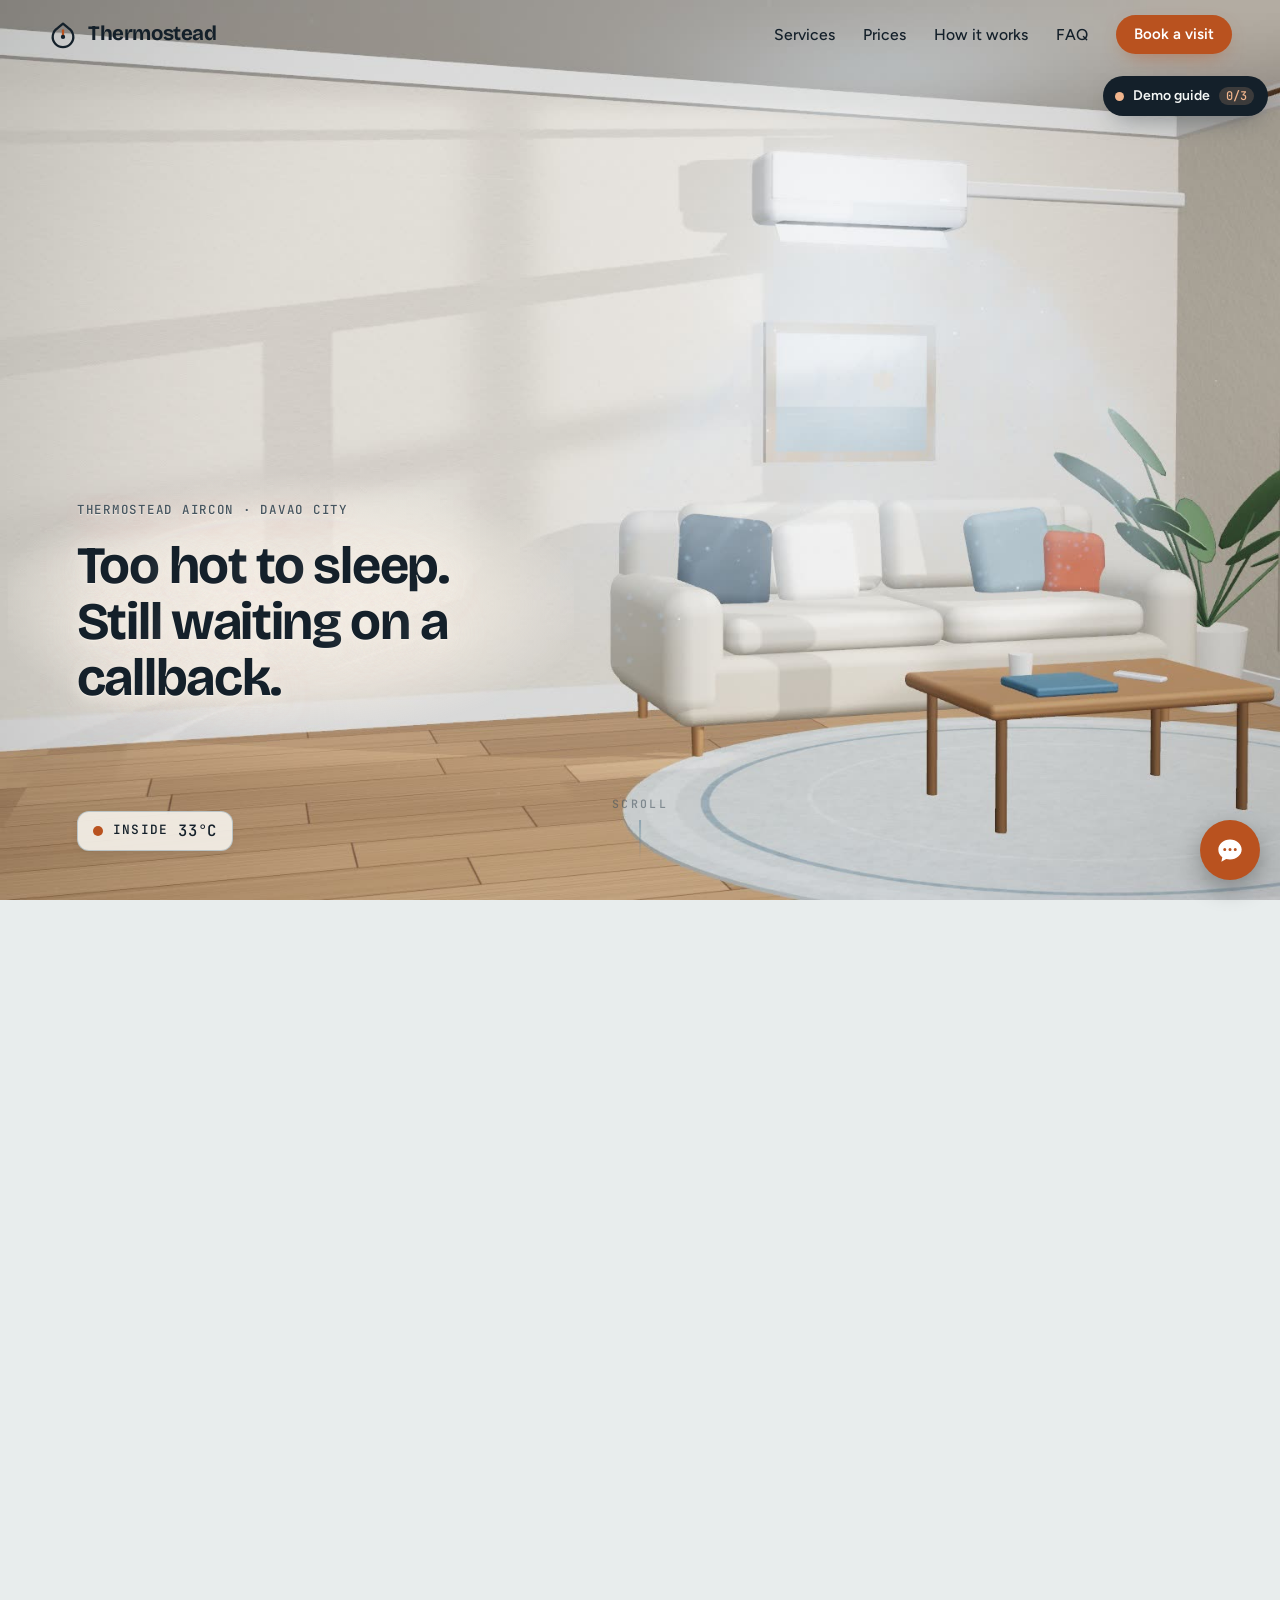
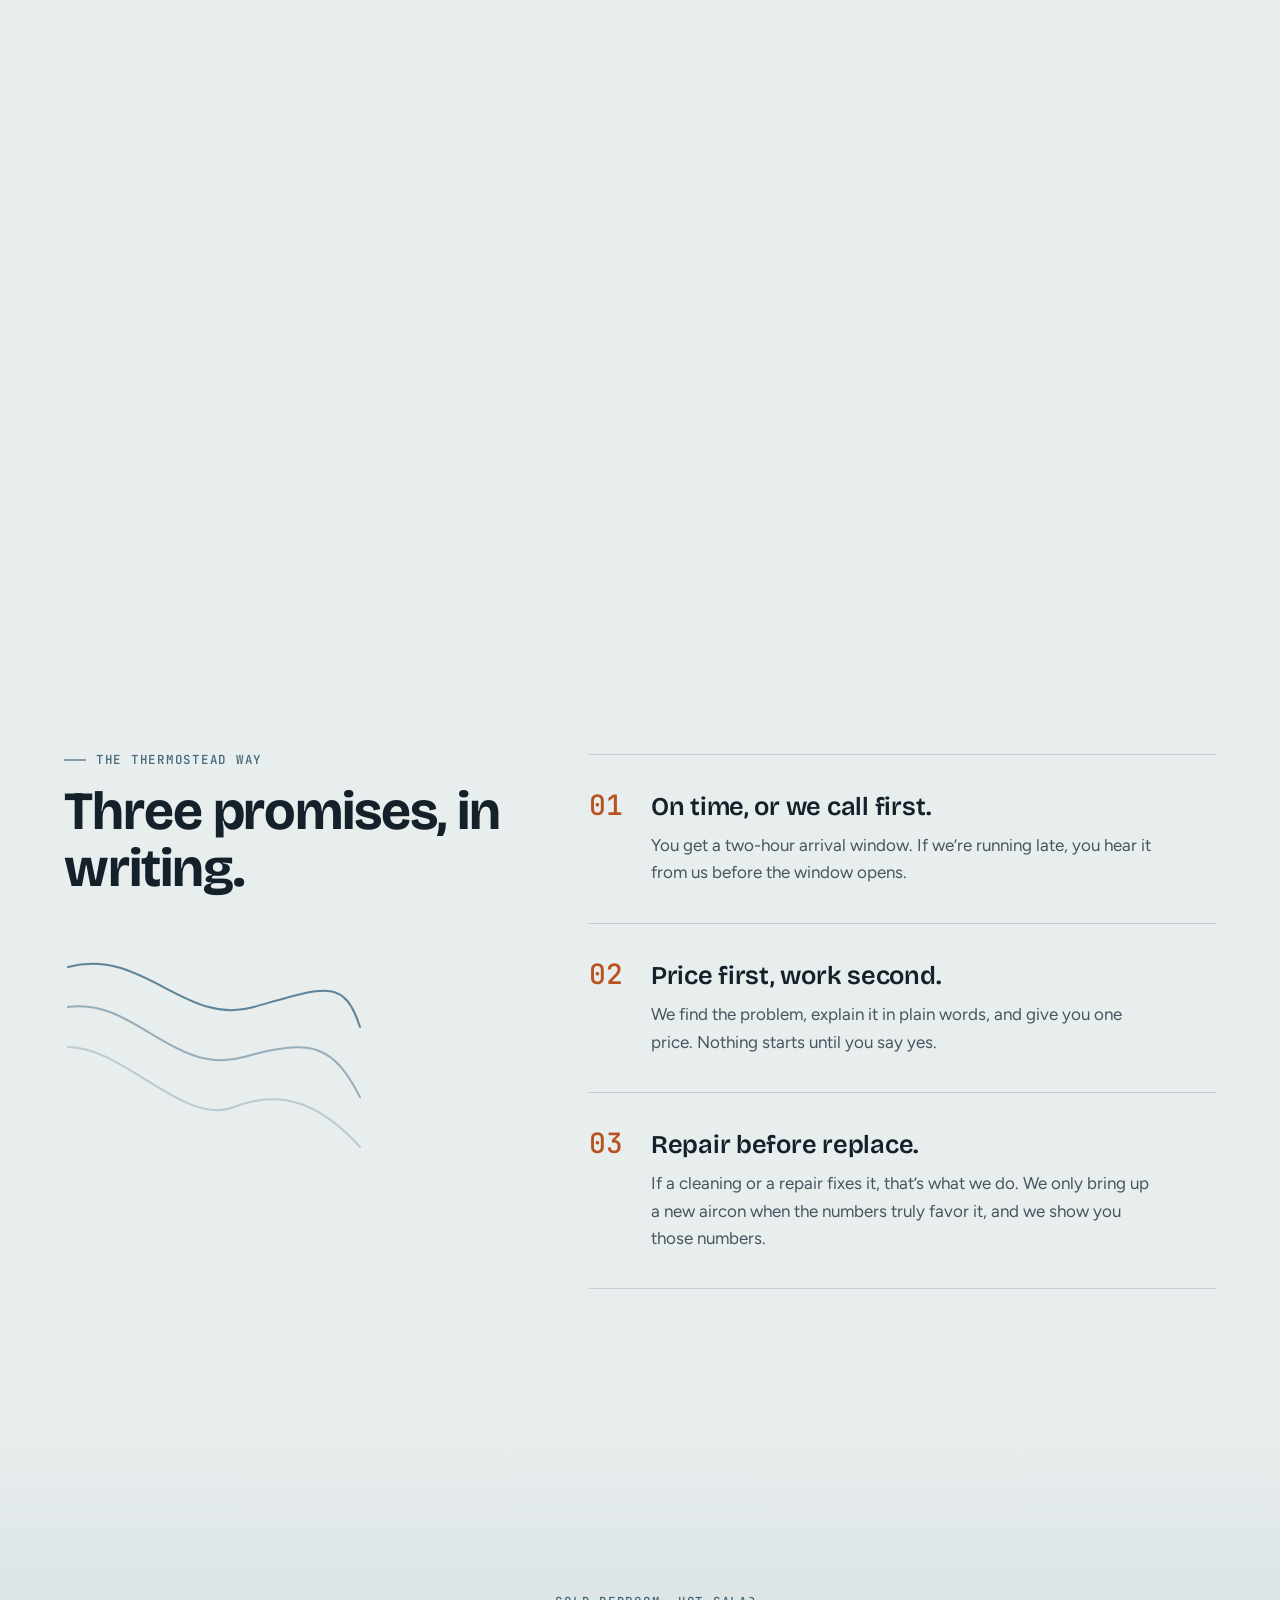
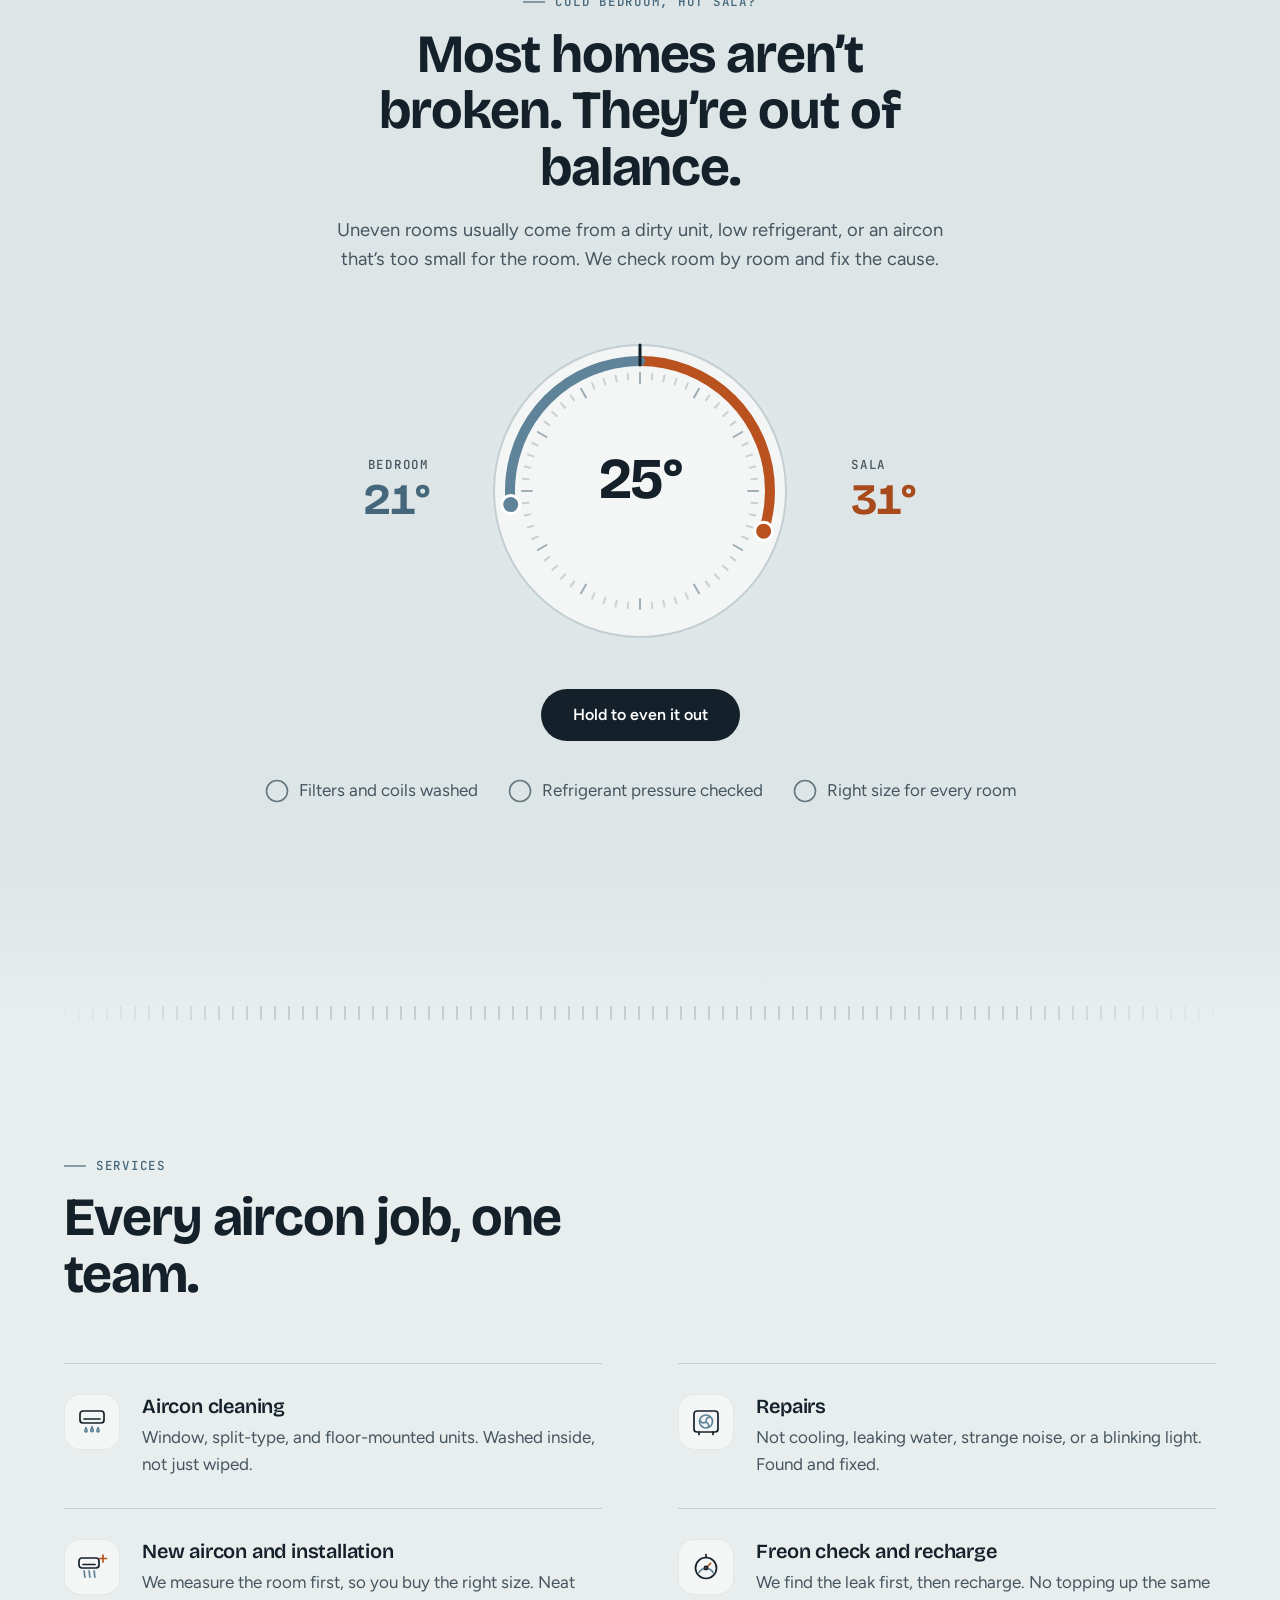
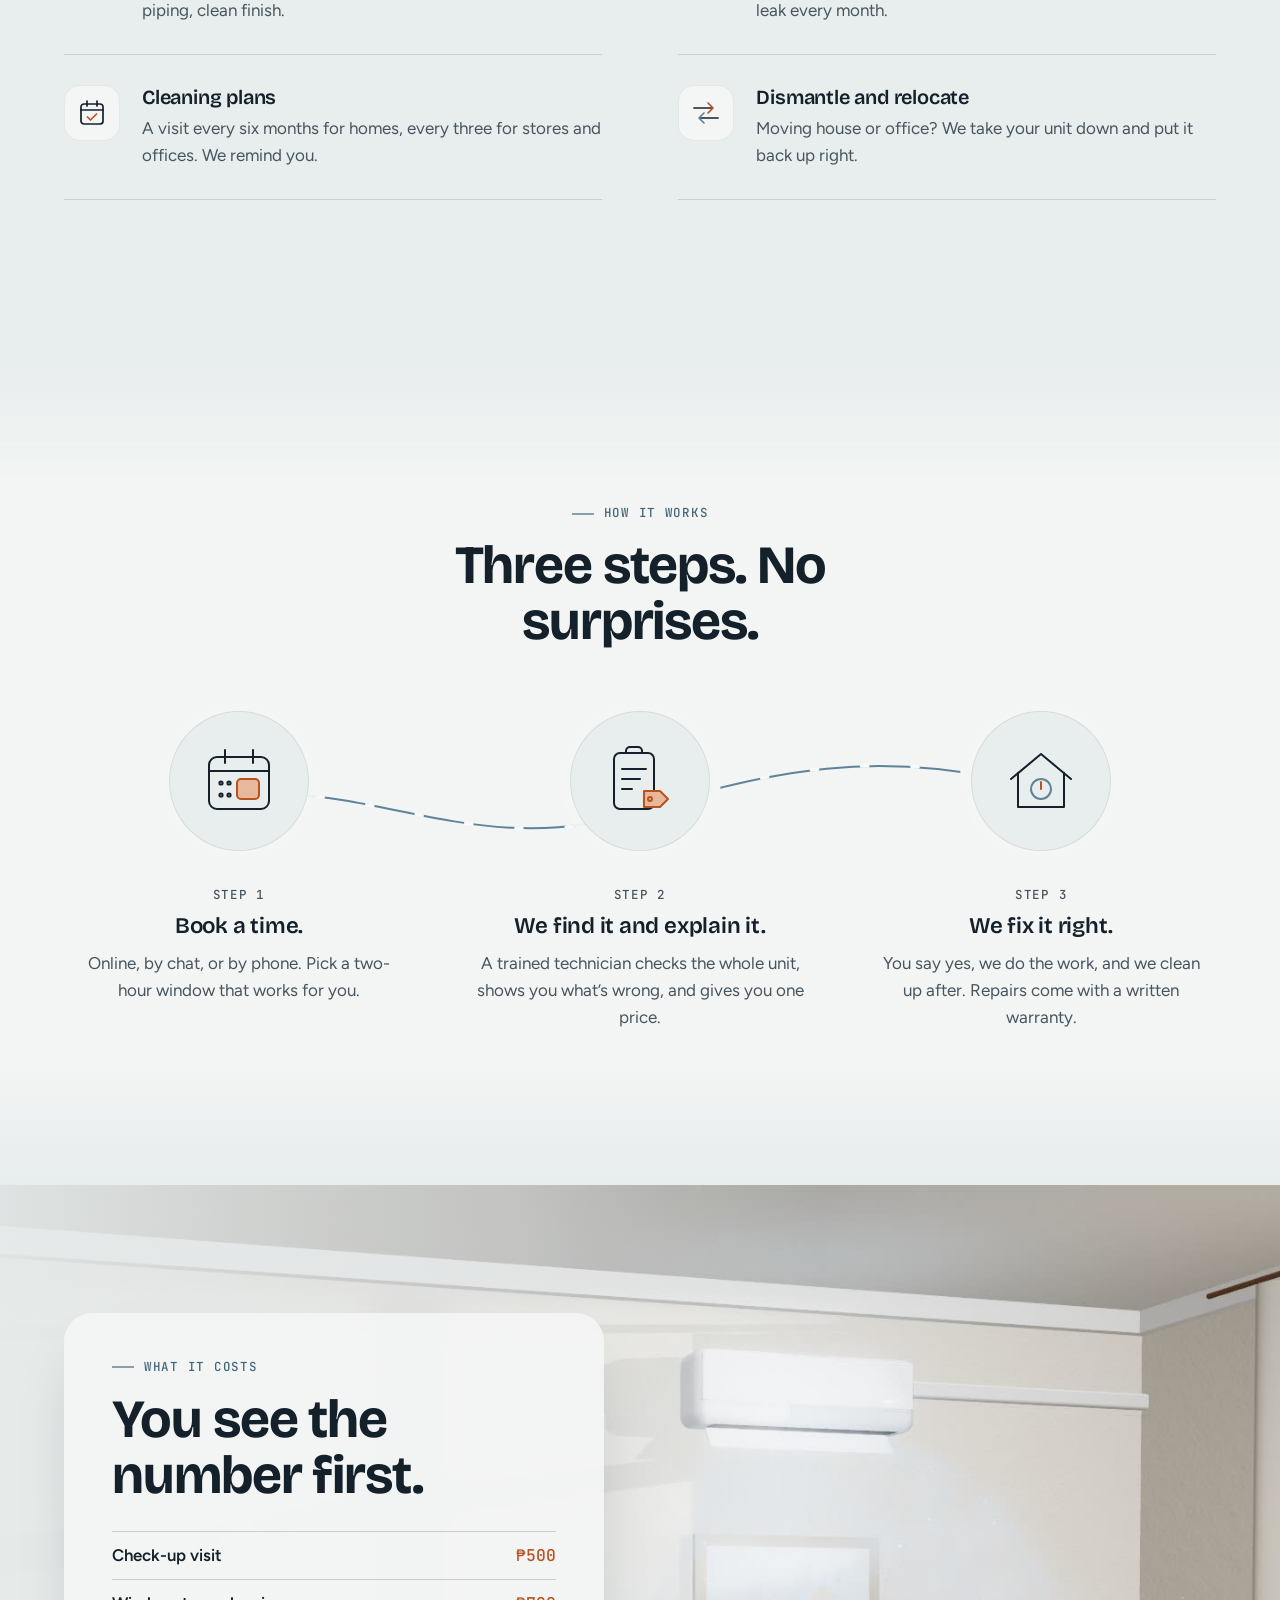
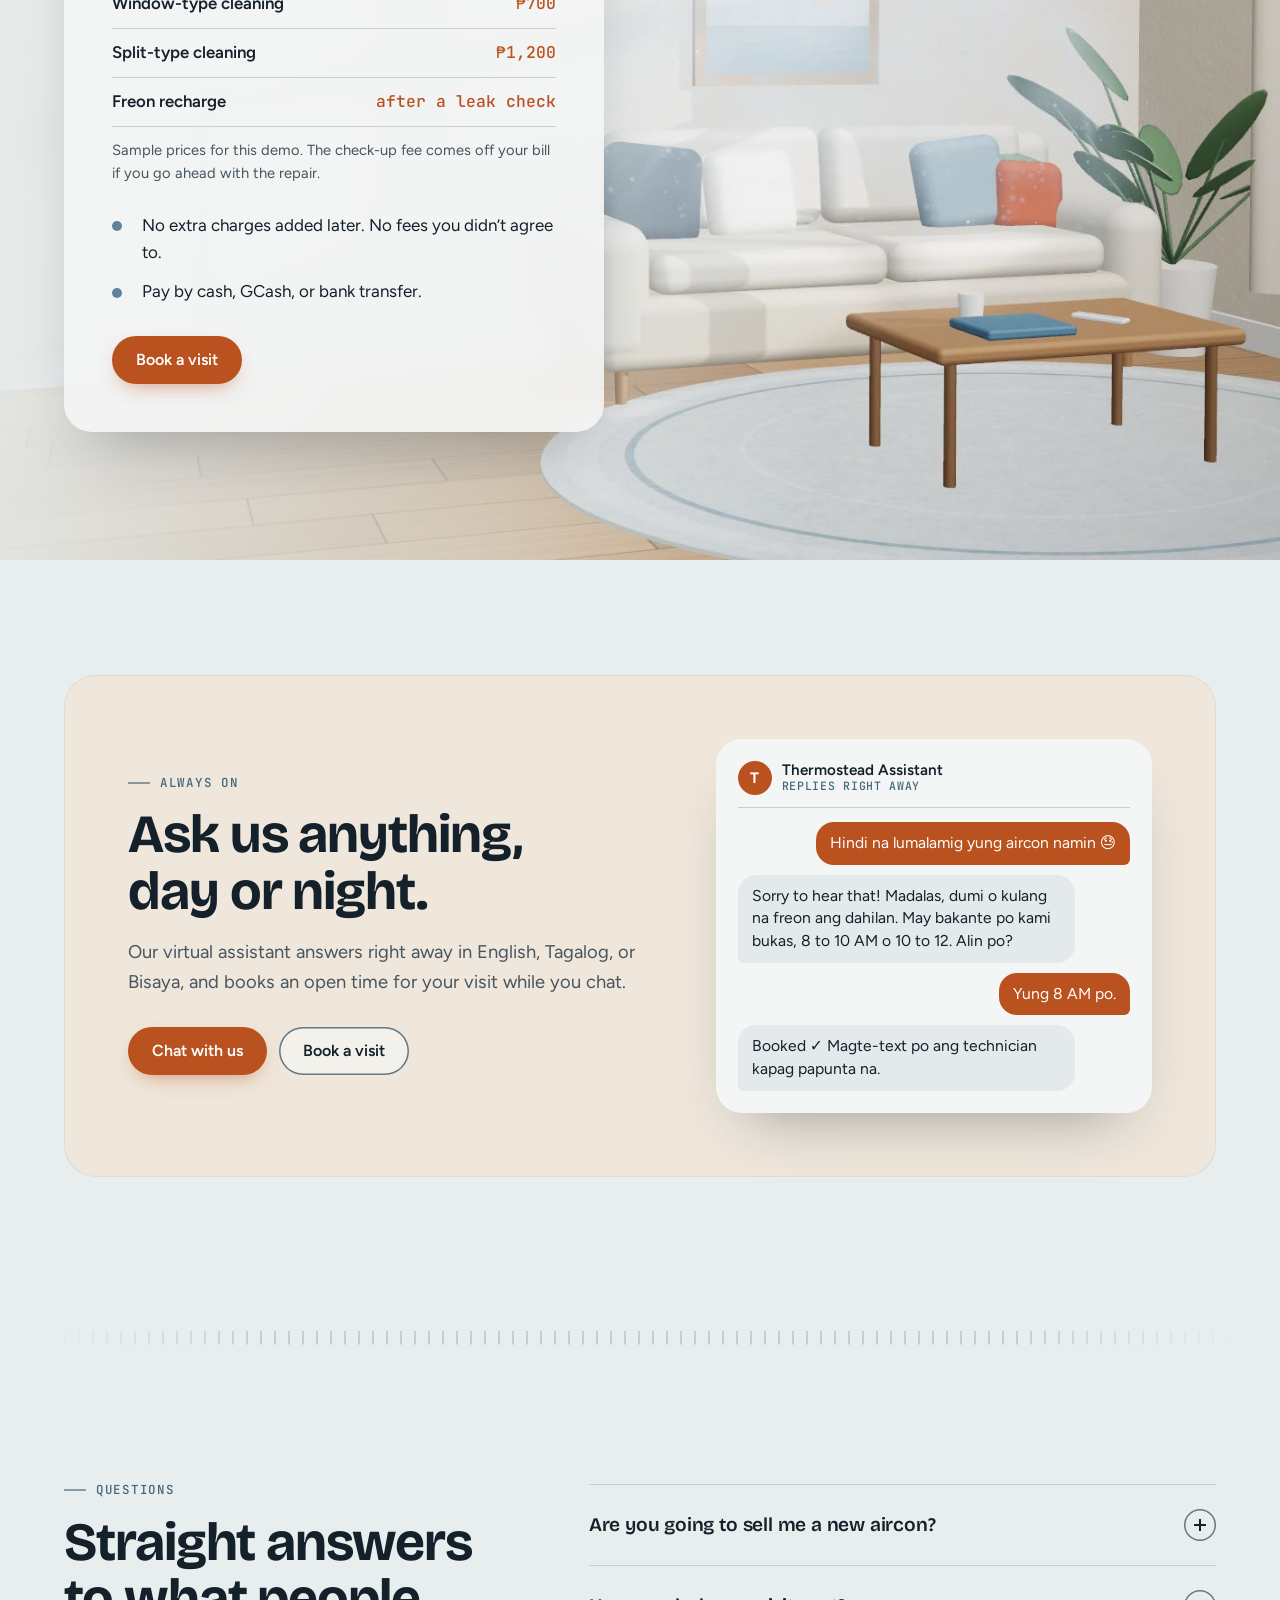
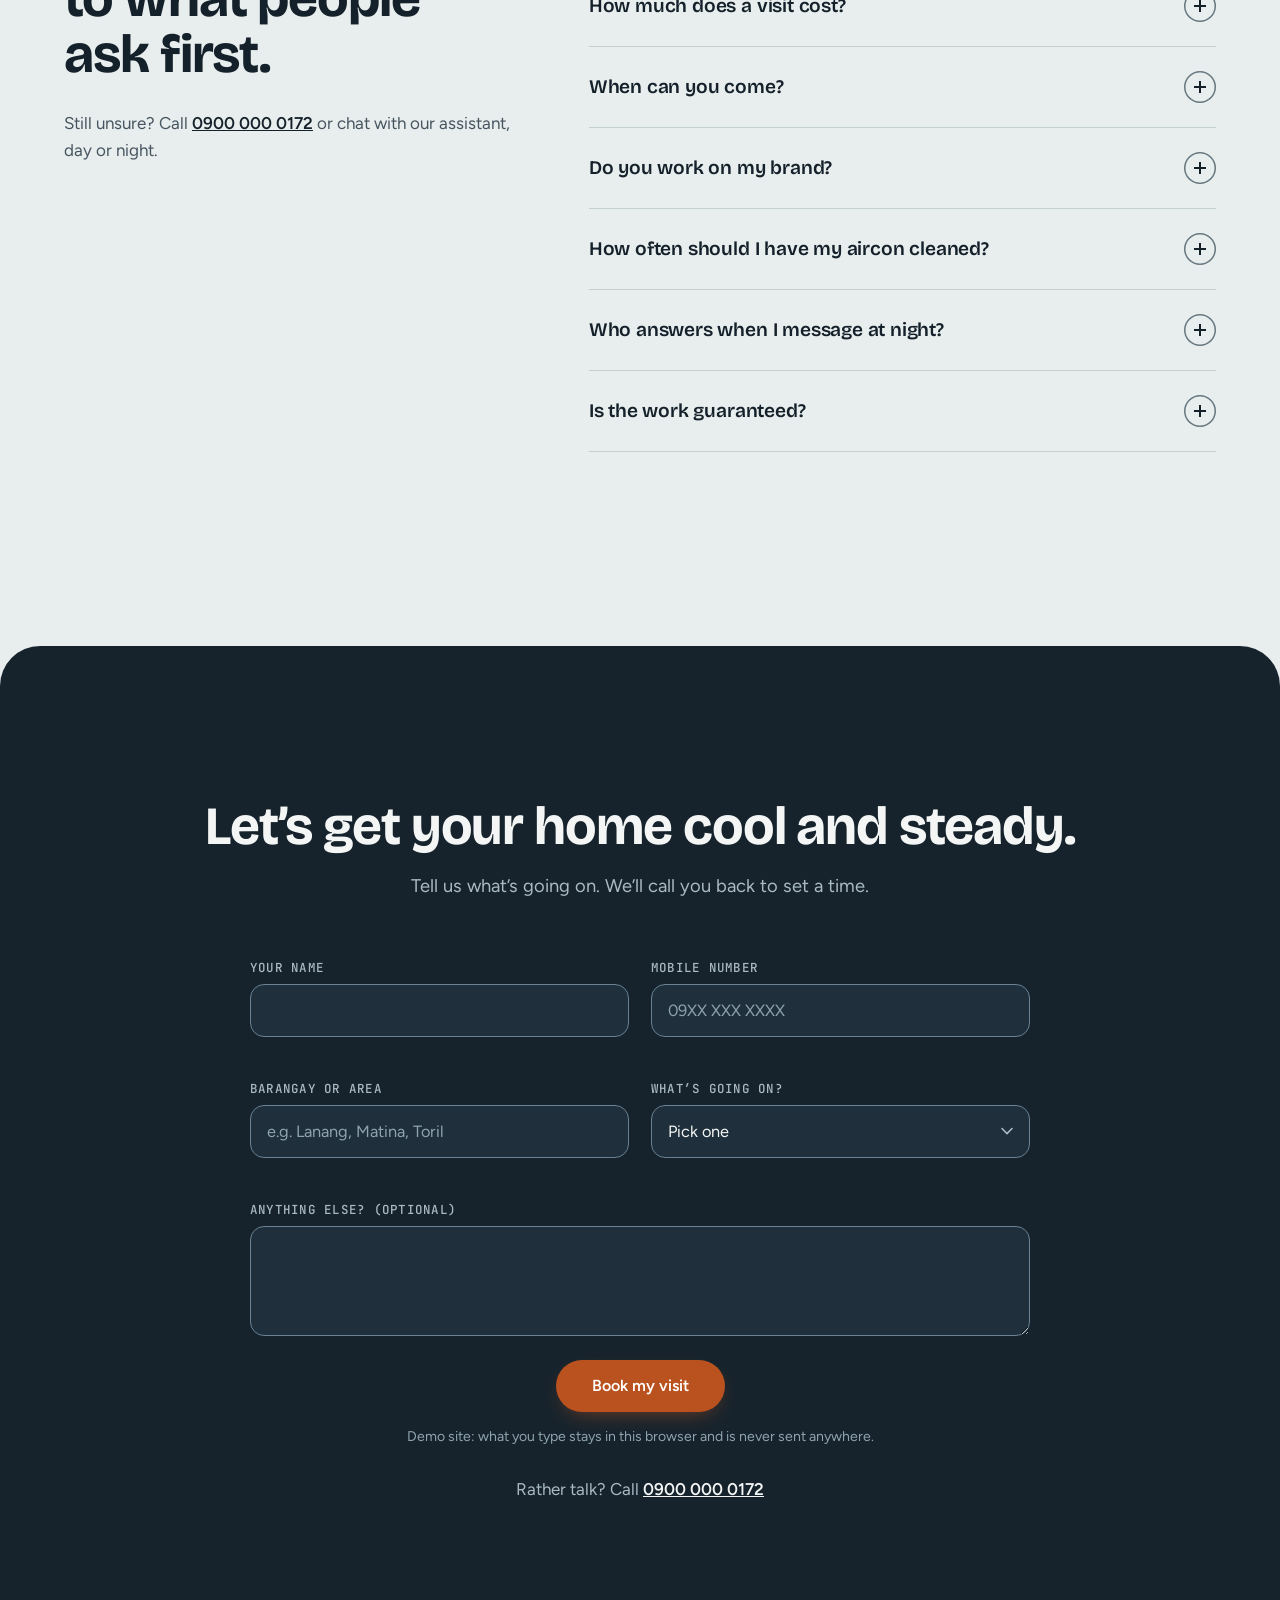
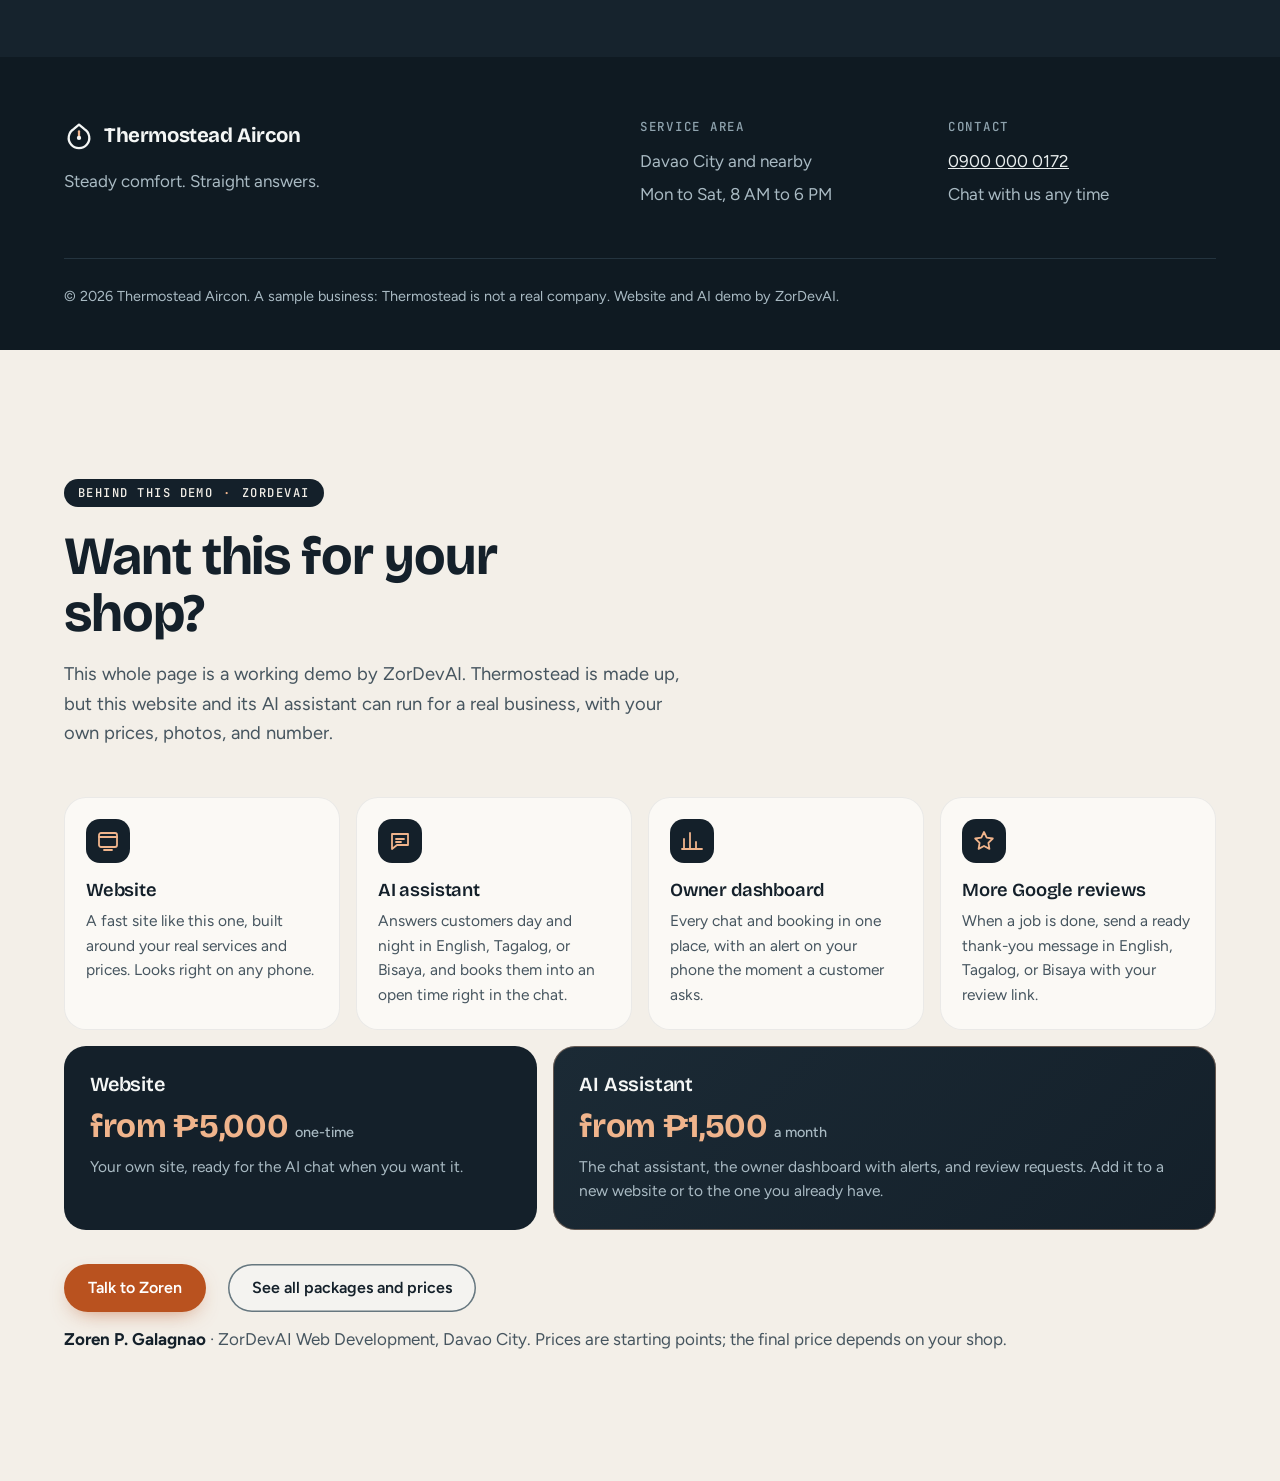
<file: ai-assistant/demo/index.html>
<!doctype html>
<html lang="en">
<head>
<meta charset="utf-8">
<meta name="viewport" content="width=device-width, initial-scale=1">
<meta name="robots" content="noindex">
<title>Thermostead demo moved</title>
<meta http-equiv="refresh" content="0; url=../../thermostead/">
<link rel="canonical" href="../../thermostead/">
<script>location.replace('../../thermostead/' + location.hash);</script>
<style>body{margin:0;display:grid;place-items:center;min-height:100vh;background:#E8EDED;color:#14202A;font:16px/1.5 system-ui,sans-serif;padding:16px;text-align:center}</style>
</head>
<body>
<p>The Thermostead demo moved. <a href="../../thermostead/">Open the new demo</a>.</p>
</body>
</html>
</file>
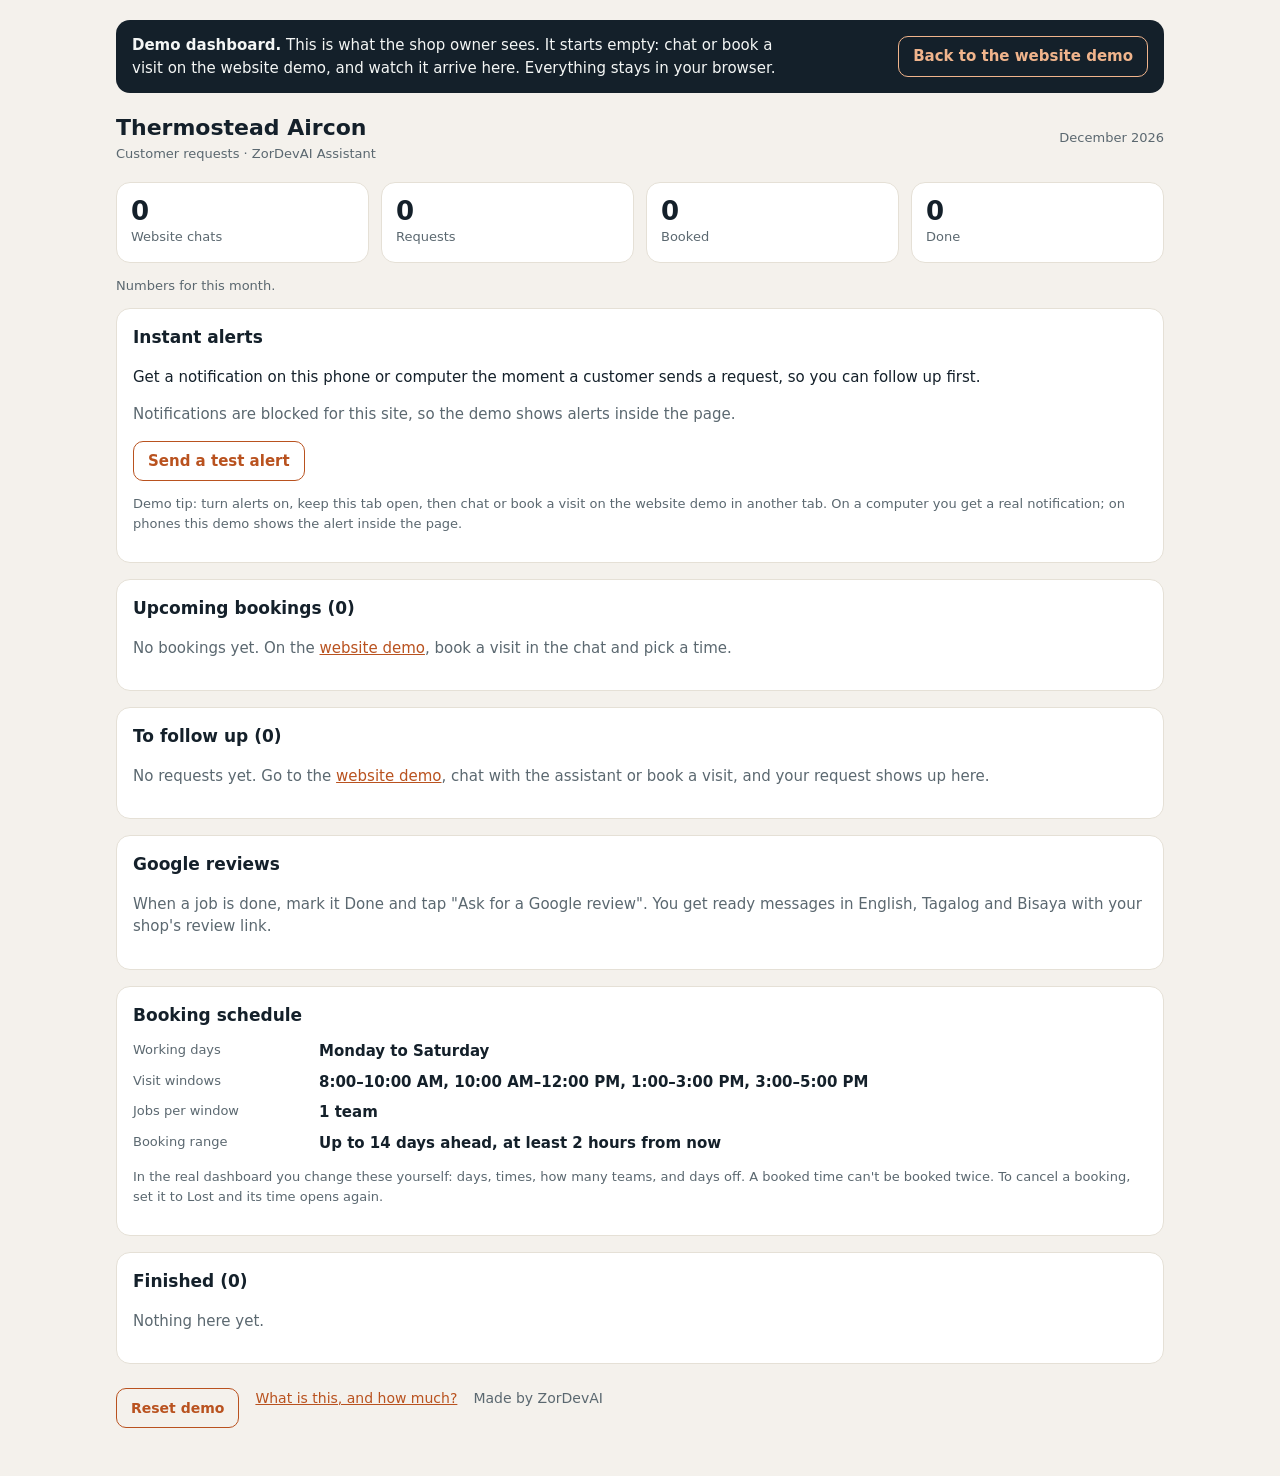
<file: thermostead/dashboard.html>
<!doctype html>
<html lang="en">
<head>
<meta charset="utf-8">
<meta name="viewport" content="width=device-width, initial-scale=1">
<meta name="robots" content="noindex">
<title>Thermostead Requests (Demo)</title>
<style>
:root{--bg:#f4f1ec;--card:#fff;--text:#14202A;--muted:#5b6870;--line:#e5e0d6;--brand:#B9521F;--brand-ink:#fff;
--green:#e5f6ec;--green-ink:#1d7a45;--yellow:#fff4d6;--yellow-ink:#8a5a00;--red:#fde8e8;--red-ink:#b42318;--grey:#eef1f3;--grey-ink:#4a5568;--demo:#14202A;--demo-ink:#F4F6F5}
*{box-sizing:border-box}
[hidden]{display:none!important}
body{margin:0;background:var(--bg);color:var(--text);font:15px/1.5 system-ui,-apple-system,"Segoe UI",Roboto,sans-serif}
a{color:var(--brand)}
.wrap{max-width:1080px;margin:0 auto;padding:20px 16px 48px}
.demo{background:var(--demo);color:var(--demo-ink);border-radius:14px;padding:14px 16px;margin-bottom:18px;display:flex;gap:12px;justify-content:space-between;align-items:center;flex-wrap:wrap}
.demo p{margin:0;max-width:70ch}
.demo .btn.ghost{color:#F0B48C;border-color:#F0B48C}
header.top{display:flex;align-items:center;justify-content:space-between;gap:12px;margin-bottom:18px;flex-wrap:wrap}
header.top h1{font-size:22px;margin:0}
header.top .sub{color:var(--muted);font-size:13px}
.card{background:var(--card);border:1px solid var(--line);border-radius:14px;padding:16px;margin-bottom:16px}
.card h2{font-size:17px;margin:0 0 12px}
.stats{display:grid;grid-template-columns:repeat(auto-fit,minmax(130px,1fr));gap:12px}
.stat{background:var(--card);border:1px solid var(--line);border-radius:14px;padding:14px}
.stat b{display:block;font-size:26px;line-height:1.1}
.stat span{color:var(--muted);font-size:13px}
.pill{display:inline-block;padding:2px 10px;border-radius:999px;font-size:12px;font-weight:600;white-space:nowrap}
.pill.done{background:var(--green);color:var(--green-ink)}
.pill.booked,.pill.contacted{background:var(--yellow);color:var(--yellow-ink)}
.pill.urgent,.pill.dnc{background:var(--red);color:var(--red-ink)}
.pill.new,.pill.lost,.pill.src{background:var(--grey);color:var(--grey-ink)}
.pill.fresh{background:var(--brand);color:#fff}
.muted{color:var(--muted)}.small{font-size:13px}
button,.btn{appearance:none;border:1px solid var(--brand);background:var(--brand);color:var(--brand-ink);border-radius:10px;padding:8px 14px;font:inherit;font-weight:600;cursor:pointer;text-decoration:none;display:inline-block;min-height:40px}
button.ghost,.btn.ghost{background:transparent;color:var(--brand)}
select,textarea{font:inherit;padding:8px 10px;border:1px solid var(--line);border-radius:10px;background:#fff;color:var(--text);min-height:40px;max-width:100%}
textarea{width:100%;min-height:84px}
.lead{border:1px solid var(--line);border-radius:12px;padding:12px;margin-bottom:10px;transition:box-shadow .3s,border-color .3s}
.lead.flash{border-color:var(--brand);box-shadow:0 0 0 4px rgba(185,82,31,.15)}
.lead .head{display:flex;justify-content:space-between;gap:8px;flex-wrap:wrap;align-items:center}
.lead .name{font-weight:700;font-size:16px}
.lead .meta{color:var(--muted);font-size:13px}
.lead .row{margin-top:6px}
.actions{display:flex;gap:8px;flex-wrap:wrap;align-items:center}
.review{margin-top:12px;border-top:1px dashed var(--line);padding-top:12px;display:grid;gap:12px}
.review .msg label{display:block;font-size:13px;color:var(--muted);margin-bottom:4px}
.toast{position:fixed;right:16px;top:16px;z-index:10;background:#14202A;color:#fff;border-radius:14px;padding:12px 16px;box-shadow:0 10px 30px rgba(0,0,0,.3);max-width:340px;display:grid;gap:2px;animation:in .35s ease-out}
.toast b{font-size:15px}.toast span{font-size:14px;opacity:.85}
@keyframes in{from{transform:translateY(-10px);opacity:0}to{transform:none;opacity:1}}
footer{display:flex;gap:16px;flex-wrap:wrap;color:var(--muted);font-size:14px;margin-top:24px}
.day{font-size:13px;margin:14px 0 4px;color:var(--muted);text-transform:uppercase;letter-spacing:.04em}
.day:first-child{margin-top:0}
.bookings{list-style:none;margin:0;padding:0}
.bookings li{display:flex;justify-content:space-between;align-items:center;gap:8px;padding:8px 0;border-bottom:1px solid var(--line);flex-wrap:wrap}
.bookings li a:first-child{color:var(--text);text-decoration:none;min-width:0}
.bookings li b{color:var(--brand)}
.sched{display:grid;grid-template-columns:minmax(0,170px) minmax(0,1fr);gap:8px 16px;margin:0}
.sched dt{color:var(--muted);font-size:13px}
.sched dd{margin:0;font-weight:600}
@media (max-width:520px){.sched{grid-template-columns:1fr;gap:2px}.sched dd{margin-bottom:8px}}
@media (prefers-reduced-motion:reduce){.toast{animation:none}.lead{transition:none}}
</style>
</head>
<body>
<div class="wrap">
  <div class="demo" role="note">
    <p><b>Demo dashboard.</b> This is what the shop owner sees. It starts empty: chat or book a visit on the website demo, and watch it arrive here. Everything stays in your browser.</p>
    <a class="btn ghost" href="index.html">Back to the website demo</a>
  </div>
  <header class="top">
    <div><h1>Thermostead Aircon</h1><div class="sub">Customer requests · ZorDevAI Assistant</div></div>
    <div class="sub" id="month"></div>
  </header>
  <section class="stats" aria-label="This month">
    <div class="stat"><b id="s-chats">0</b><span>Website chats</span></div>
    <div class="stat"><b id="s-leads">0</b><span>Requests</span></div>
    <div class="stat"><b id="s-booked">0</b><span>Booked</span></div>
    <div class="stat"><b id="s-done">0</b><span>Done</span></div>
  </section>
  <p class="muted small">Numbers for this month.</p>

  <section class="card" id="alerts">
    <h2>Instant alerts</h2>
    <p>Get a notification on this phone or computer the moment a customer sends a request, so you can follow up first.</p>
    <p id="alert-status" class="muted" role="status"></p>
    <div class="actions">
      <button type="button" id="alert-on">Turn on alerts on this device</button>
      <button type="button" class="ghost" id="alert-test">Send a test alert</button>
    </div>
    <p class="muted small">Demo tip: turn alerts on, keep this tab open, then chat or book a visit on the website demo in another tab. On a computer you get a real notification; on phones this demo shows the alert inside the page.</p>
  </section>

  <section class="card"><h2 id="up-title">Upcoming bookings</h2><div id="upcoming"></div></section>
  <section class="card"><h2 id="open-title">To follow up</h2><div id="open"></div></section>
  <section class="card"><h2>Google reviews</h2><p class="muted">When a job is done, mark it Done and tap "Ask for a Google review". You get ready messages in English, Tagalog and Bisaya with your shop's review link.</p></section>
  <section class="card">
    <h2>Booking schedule</h2>
    <dl class="sched">
      <dt>Working days</dt><dd>Monday to Saturday</dd>
      <dt>Visit windows</dt><dd>8:00–10:00 AM, 10:00 AM–12:00 PM, 1:00–3:00 PM, 3:00–5:00 PM</dd>
      <dt>Jobs per window</dt><dd>1 team</dd>
      <dt>Booking range</dt><dd>Up to 14 days ahead, at least 2 hours from now</dd>
    </dl>
    <p class="muted small">In the real dashboard you change these yourself: days, times, how many teams, and days off. A booked time can't be booked twice. To cancel a booking, set it to Lost and its time opens again.</p>
  </section>
  <section class="card"><h2 id="closed-title">Finished</h2><div id="closed"></div></section>

  <footer>
    <button type="button" class="ghost" id="reset">Reset demo</button>
    <a href="index.html#zordevai">What is this, and how much?</a>
    <span>Made by ZorDevAI</span>
  </footer>
</div>
<div id="toasts" aria-live="assertive"></div>
<script>
(function () {
  "use strict";
  var REQUESTS = "zd_demo_requests", CHATS = "zd_demo_chats", SEEN = "zd_demo_seen", SEEDED = "zd_demo_seeded", ALERTS = "zd_demo_alerts", CHAT = "zd_demo_chat", PROGRESS = "zd_demo_progress";
  var STATUS = [["new", "New"], ["contacted", "Contacted"], ["booked", "Booked"], ["done", "Done"], ["lost", "Lost"]];
  var SOURCE = { chat: "AI chat", form: "Assistant form", site: "Website form" };

  function read(key, fallback) { try { var v = localStorage.getItem(key); return v ? JSON.parse(v) : fallback; } catch (e) { return fallback; } }
  function write(key, value) { try { localStorage.setItem(key, JSON.stringify(value)); } catch (e) {} }
  function esc(v) { return String(v == null ? "" : v).replace(/[&<>"']/g, function (c) { return { "&": "&amp;", "<": "&lt;", ">": "&gt;", '"': "&quot;", "'": "&#39;" }[c]; }); }

  // The demo starts empty so a visitor sees their own request arrive. Older versions added sample requests; drop those.
  function load() {
    var list = read(REQUESTS, []);
    var own = list.filter(function (r) { return !r.sample; });
    if (own.length !== list.length) write(REQUESTS, own);
    return own;
  }
  function save(list) { write(REQUESTS, list); }

  function ago(t) {
    var m = Math.round((Date.now() - t) / 60000);
    if (m < 1) return "just now";
    if (m < 60) return m + " min ago";
    var h = Math.round(m / 60);
    if (h < 24) return h + " hr ago";
    return Math.round(h / 24) + " days ago";
  }
  function tel(n) { return String(n).replace(/[^\d+]/g, ""); }

  // ---- alerts ----
  var statusEl = document.getElementById("alert-status"), onBtn = document.getElementById("alert-on");
  var canNotify = "Notification" in window;
  function alertsOn() { return read(ALERTS, false) && canNotify && Notification.permission === "granted"; }
  function refreshAlerts() {
    if (!canNotify) { onBtn.hidden = true; statusEl.textContent = "This browser can't show notifications, so the demo shows alerts inside the page."; return; }
    if (Notification.permission === "denied") { onBtn.hidden = true; statusEl.textContent = "Notifications are blocked for this site, so the demo shows alerts inside the page."; return; }
    onBtn.hidden = alertsOn();
    statusEl.textContent = alertsOn() ? "Alerts are ON for this device." : "Alerts are off for this device.";
  }
  onBtn.addEventListener("click", function () {
    Notification.requestPermission().then(function (p) {
      write(ALERTS, p === "granted");
      refreshAlerts();
      if (p === "granted") statusEl.textContent = "Alerts are ON. Tap \"Send a test alert\" to try it.";
    });
  });
  document.getElementById("alert-test").addEventListener("click", function () {
    notify("Test alert for Thermostead", "Alerts work! New customer requests will show up like this.");
  });

  function toast(title, body) {
    var box = document.createElement("div");
    box.className = "toast";
    box.innerHTML = "<b>" + esc(title) + "</b><span>" + esc(body) + "</span>";
    document.getElementById("toasts").appendChild(box);
    setTimeout(function () { box.remove(); }, 6000);
  }
  function notify(title, body) {
    toast(title, body);
    if (!alertsOn()) return;
    try { new Notification(title, { body: body, tag: "zd-demo-" + title }); } catch (e) { /* phones need a service worker; the in-page alert already showed */ }
  }
  // Each new request alerts once.
  function announceNew(list) {
    var seen = read(SEEN, []), fresh = [];
    list.forEach(function (r) {
      if (seen.indexOf(r.id) !== -1) return;
      fresh.push(r.id); seen.push(r.id);
      notify((r.slot ? "New booking from " : "New request from ") + r.name.split(" ")[0],
        [r.slot ? r.slot.label : "", r.service || "Service not given", r.area].filter(Boolean).join(" · "));
    });
    write(SEEN, seen.slice(-200));
    return fresh;
  }

  // ---- requests ----
  function reviewMessages(r) {
    var first = r.name.split(/\s+/)[0], link = "[your Google review link]";
    return [
      ["English", "Hi " + first + "! Thank you for choosing Thermostead. If you're happy with our service, would you leave us a quick Google review? It helps us a lot: " + link],
      ["Tagalog", "Hi " + first + "! Salamat sa pagpili sa Thermostead. Kung nagustuhan ninyo ang serbisyo namin, puwede po ba kayong mag-iwan ng maikling Google review? Malaking tulong po ito sa amin: " + link],
      ["Bisaya", "Hi " + first + "! Salamat sa pagpili sa Thermostead. Kung nalipay mo sa among serbisyo, pwede ka mobilin og mubo nga review sa Google? Dako kaayo ni nga tabang sa amo: " + link],
    ];
  }
  function card(r, fresh) {
    var opts = STATUS.map(function (s) { return '<option value="' + s[0] + '"' + (s[0] === r.status ? " selected" : "") + ">" + s[1] + "</option>"; }).join("");
    var review = "";
    if (r.status === "done") {
      review = r.reviewOpen
        ? '<div class="review">' + reviewMessages(r).map(function (m, i) {
            return '<div class="msg"><label for="msg-' + r.id + "-" + i + '">' + m[0] + '</label><textarea id="msg-' + r.id + "-" + i + '" readonly>' + esc(m[1]) + '</textarea>' +
              '<div class="actions" style="margin-top:6px"><a class="btn" href="sms:' + tel(r.mobile) + "?&body=" + encodeURIComponent(m[1]) + '">Send by text</a>' +
              '<button type="button" class="ghost" data-copy="msg-' + r.id + "-" + i + '">Copy message</button></div></div>';
          }).join("") +
          '<p class="muted small">Ask every finished customer the same way. Google doesn\'t allow asking only the happy ones.</p>' +
          '<div class="actions"><button type="button" data-sent="' + r.id + '">I sent it</button></div></div>'
        : '<button type="button" class="ghost" data-review="' + r.id + '">' + (r.reviewAsked ? "Review asked ✓" : "Ask for a Google review") + "</button>";
    }
    return '<div class="lead' + (fresh ? " flash" : "") + '" id="lead-' + esc(r.id) + '">' +
      '<div class="head"><div><span class="name">' + esc(r.name) + "</span> " +
      (fresh ? '<span class="pill fresh">Just in</span> ' : "") +
      '<span class="pill ' + esc(r.status) + '">' + STATUS.filter(function (s) { return s[0] === r.status; })[0][1] + "</span> " +
      '<span class="pill src">' + (SOURCE[r.source] || "Form") + "</span></div>" +
      '<div class="meta">' + ago(r.createdAt) + "</div></div>" +
      (r.slot ? '<div class="row"><b>📅 Booked for ' + esc(r.slot.label) + "</b></div>" : "") +
      '<div class="row"><b>' + esc(r.service || "Service not given") + "</b>" + (r.area ? " · " + esc(r.area) : "") + "</div>" +
      (r.details ? '<div class="row muted">' + esc(r.details) + "</div>" : "") +
      '<div class="row actions"><a class="btn" href="tel:' + tel(r.mobile) + '">Call ' + esc(r.mobile) + "</a>" +
      '<a class="btn ghost" href="sms:' + tel(r.mobile) + '">Text</a>' +
      '<select aria-label="Status for ' + esc(r.name) + '" data-status="' + esc(r.id) + '">' + opts + "</select>" +
      '<button type="button" class="ghost" data-save="' + esc(r.id) + '">Save</button>' + review + "</div></div>";
  }

  function render(freshIds) {
    freshIds = freshIds || [];
    var list = load().sort(function (a, b) { return b.createdAt - a.createdAt; });
    var open = list.filter(function (r) { return r.status === "new" || r.status === "contacted" || r.status === "booked"; });
    var closed = list.filter(function (r) { return r.status === "done" || r.status === "lost"; });
    // Upcoming bookings by day, in time order. Lost and Done ones drop off.
    var upcoming = list.filter(function (r) { return r.slot && open.indexOf(r) !== -1; })
      .sort(function (a, b) { return a.slot.code < b.slot.code ? -1 : 1; });
    var day = "";
    document.getElementById("up-title").textContent = "Upcoming bookings (" + upcoming.length + ")";
    document.getElementById("upcoming").innerHTML = upcoming.length
      ? upcoming.map(function (r) {
          var head = r.slot.day !== day ? (day ? "</ul>" : "") + '<h3 class="day">' + esc(r.slot.day) + '</h3><ul class="bookings">' : "";
          day = r.slot.day;
          return head + '<li><a href="#lead-' + esc(r.id) + '"><b>' + esc(r.slot.window) + "</b> · " + esc(r.name) + " · " + esc(r.service || "Service not given") +
            (r.area ? " · " + esc(r.area) : "") + '</a><a class="btn ghost" href="tel:' + tel(r.mobile) + '">Call</a></li>';
        }).join("") + "</ul>"
      : '<p class="muted">No bookings yet. On the <a href="index.html">website demo</a>, book a visit in the chat and pick a time.</p>';
    document.getElementById("open-title").textContent = "To follow up (" + open.length + ")";
    document.getElementById("closed-title").textContent = "Finished (" + closed.length + ")";
    document.getElementById("open").innerHTML = open.length ? open.map(function (r) { return card(r, freshIds.indexOf(r.id) !== -1); }).join("") : '<p class="muted">No requests yet. Go to the <a href="index.html">website demo</a>, chat with the assistant or book a visit, and your request shows up here.</p>';
    document.getElementById("closed").innerHTML = closed.length ? closed.map(function (r) { return card(r, false); }).join("") : '<p class="muted">Nothing here yet.</p>';
    document.getElementById("s-chats").textContent = read(CHATS, 0);
    document.getElementById("s-leads").textContent = list.length;
    document.getElementById("s-booked").textContent = list.filter(function (r) { return r.status === "booked" || r.status === "done"; }).length;
    document.getElementById("s-done").textContent = list.filter(function (r) { return r.status === "done"; }).length;
  }

  function update(id, change) {
    var list = load();
    list.forEach(function (r) { if (r.id === id) change(r); });
    save(list);
    render();
    var el = document.getElementById("lead-" + id);
    if (el) el.scrollIntoView({ block: "nearest" });
  }

  document.addEventListener("click", function (e) {
    var t = e.target.closest("button");
    if (!t) return;
    if (t.dataset.save) {
      var sel = document.querySelector('select[data-status="' + t.dataset.save + '"]');
      update(t.dataset.save, function (r) { r.status = sel.value; });
    } else if (t.dataset.review) {
      update(t.dataset.review, function (r) { r.reviewOpen = !r.reviewOpen; });
    } else if (t.dataset.sent) {
      update(t.dataset.sent, function (r) { r.reviewAsked = true; r.reviewOpen = false; });
    } else if (t.dataset.copy) {
      var area = document.getElementById(t.dataset.copy);
      var done = function () { var o = t.textContent; t.textContent = "Copied!"; setTimeout(function () { t.textContent = o; }, 1500); };
      if (navigator.clipboard) navigator.clipboard.writeText(area.value).then(done, function () { area.select(); });
      else area.select();
    }
  });
  document.getElementById("reset").addEventListener("click", function () {
    [REQUESTS, CHATS, SEEN, SEEDED, CHAT, PROGRESS].forEach(function (k) { try { localStorage.removeItem(k); } catch (e) {} });
    render();
    toast("Demo reset", "All requests and numbers are back to zero.");
  });

  // A request from the website demo in another tab arrives here.
  window.addEventListener("storage", function (e) {
    if (e.key !== REQUESTS) return;
    render(announceNew(load()));
  });

  var p = read(PROGRESS, {}); if (!p.dash) { p.dash = true; write(PROGRESS, p); }
  document.getElementById("month").textContent = new Date().toLocaleDateString("en-PH", { month: "long", year: "numeric" });
  refreshAlerts();
  render(announceNew(load()));
})();
</script>
</body>
</html>
</file>
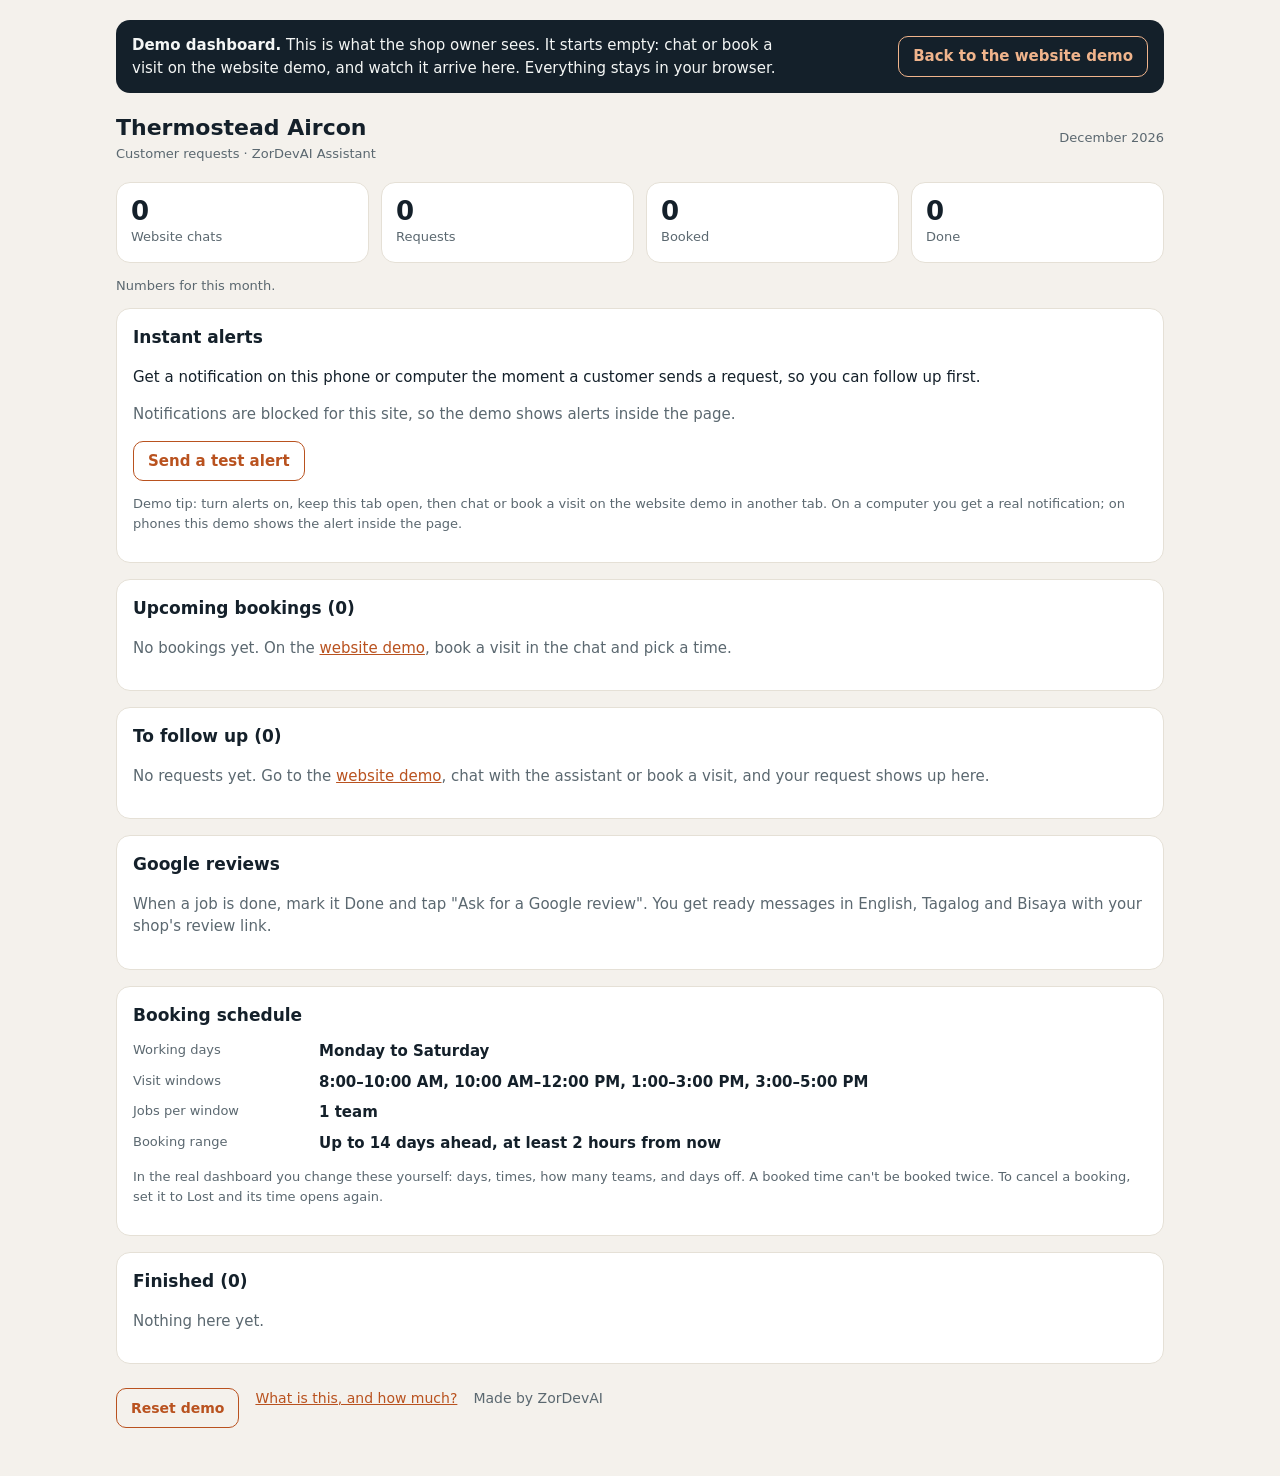
<file: ai-assistant/demo/dashboard.html>
<!doctype html>
<html lang="en">
<head>
<meta charset="utf-8">
<meta name="viewport" content="width=device-width, initial-scale=1">
<meta name="robots" content="noindex">
<title>Thermostead dashboard moved</title>
<meta http-equiv="refresh" content="0; url=../../thermostead/dashboard.html">
<script>location.replace('../../thermostead/dashboard.html');</script>
<style>body{margin:0;display:grid;place-items:center;min-height:100vh;background:#f4f1ec;color:#14202A;font:16px/1.5 system-ui,sans-serif;padding:16px;text-align:center}</style>
</head>
<body>
<p>The demo dashboard moved. <a href="../../thermostead/dashboard.html">Open it here</a>.</p>
</body>
</html>
</file>
<file: thermostead/demo/demo.css>
/* ZorDevAI demo layer for the Thermostead sample: the demo guide.
   The site works without this file; everything here is clearly labeled as a demo. */

/* ---------- Demo guide ---------- */
.zdg{position:fixed;z-index:60;top:76px;right:max(12px,env(safe-area-inset-right,0px));display:flex;flex-direction:column;align-items:flex-end;gap:10px;font:400 15px/1.45 'Figtree',system-ui,sans-serif;color:#14202A}
.zdg-pill{display:inline-flex;align-items:center;gap:9px;min-height:40px;padding:8px 14px 8px 12px;border:0;border-radius:999px;background:#14202A;color:#F4F6F5;font:600 14px/1 'Figtree',system-ui,sans-serif;cursor:pointer;box-shadow:0 10px 26px -12px rgba(20,32,42,.6)}
.zdg-pill:focus-visible,.zdg button:focus-visible,.zdg a:focus-visible{outline:3px solid #F0B48C;outline-offset:2px}
.zdg-dot{position:relative;width:9px;height:9px;border-radius:50%;background:#F0B48C}
.zdg-dot::after{content:"";position:absolute;inset:-5px;border-radius:50%;border:2px solid #F0B48C;opacity:0;animation:zdgPulse 2.4s ease-out infinite}
@keyframes zdgPulse{0%{transform:scale(.6);opacity:.9}100%{transform:scale(1.6);opacity:0}}
.zdg-count{padding:3px 7px;border-radius:999px;background:rgba(240,180,140,.18);color:#F0B48C;font:500 12px/1 'JetBrains Mono',ui-monospace,monospace}
.zdg-card{width:min(350px,calc(100vw - 24px));padding:18px;border-radius:20px;background:#FBF9F5;box-shadow:0 24px 60px -24px rgba(20,32,42,.55),inset 0 0 0 1px rgba(20,32,42,.08);animation:zdgIn .35s cubic-bezier(.22,1,.36,1)}
.zdg-card[hidden]{display:none}
@keyframes zdgIn{from{opacity:0;transform:translateY(-6px)}to{opacity:1;transform:none}}
.zdg-head{display:flex;align-items:center;justify-content:space-between;gap:10px}
.zdg-head b{font:700 17px/1.2 'Bricolage Grotesque',system-ui,sans-serif;letter-spacing:-.01em}
.zdg-x{width:36px;height:36px;border:0;border-radius:10px;background:transparent;color:#46555F;font-size:22px;line-height:1;cursor:pointer}
.zdg-card>p{margin:6px 0 12px;color:#46555F;font-size:14px}
.zdg ol{display:grid;gap:8px;margin:0;padding:0;list-style:none}
.zdg-step{display:grid;grid-template-columns:30px 1fr 22px;gap:10px;align-items:center;width:100%;padding:10px 12px;border:0;border-radius:14px;background:#EFE7DB;color:inherit;text-align:left;text-decoration:none;font:inherit;cursor:pointer;transition:background-color .25s}
.zdg-step:hover{background:#E8DCCB}
.zdg-n{display:grid;place-items:center;width:30px;height:30px;border-radius:50%;background:#14202A;color:#F4F6F5;font:600 13px/1 'JetBrains Mono',ui-monospace,monospace}
.zdg-step b{display:block;font-weight:600;font-size:14.5px}
.zdg-step small{display:block;color:#5B6870;font-size:12.5px}
.zdg-ok{display:grid;place-items:center;width:22px;height:22px;border-radius:50%;background:#2E7D5B;color:#fff;font:700 12px/1 system-ui;font-style:normal;opacity:0;transform:scale(.6);transition:opacity .3s,transform .3s}
.zdg-step.done .zdg-ok{opacity:1;transform:none}
.zdg-step.done .zdg-n{background:#5F8499}
.zdg-more{display:block;margin-top:12px;color:#14202A;font-weight:600;font-size:14px}
@media (max-width:520px){.zdg{top:68px}.zdg-pill{min-height:36px;font-size:13px;padding:7px 12px 7px 10px}}
@media (prefers-reduced-motion:reduce){.zdg-dot::after,.zdg-card{animation:none}}
</file>
